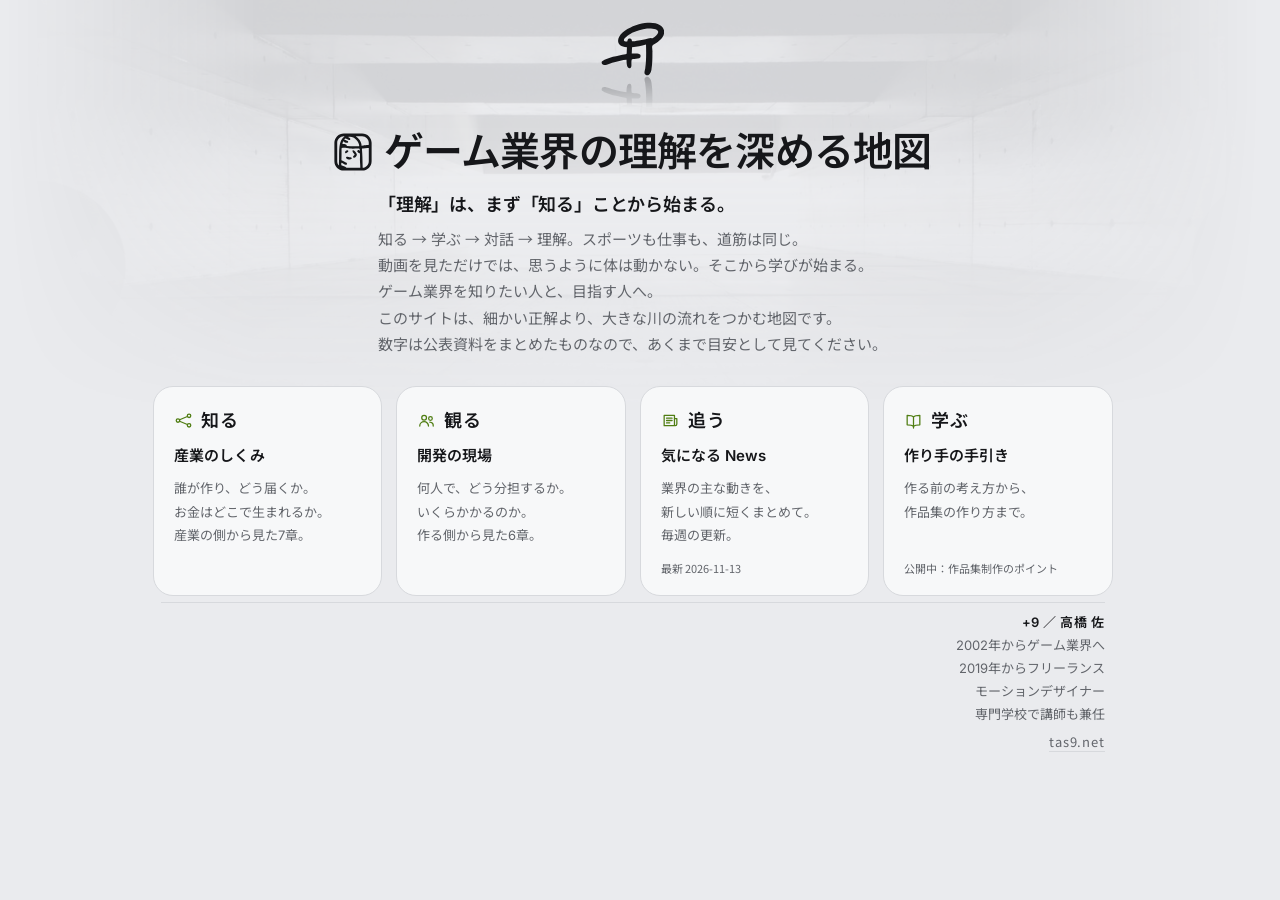
<file: index.html>
<!doctype html>
<html lang="ja">
<head>
<meta charset="utf-8">
<!-- 運用ルールと宿題は CLAUDE.md。事実の原本は「出典」のリンク先（数字を直す時は原典を開いて確かめる） -->
<meta name="viewport" content="width=device-width,initial-scale=1">
<title>ゲーム業界の理解を深める地図 ｜ 市場規模・開発費・仕事を公表資料の数字で</title>
<meta name="description" content="ゲーム業界を、産業と現場の両側から見るための地図。数字は公表資料で確かめ、出典を残しています。">
<meta property="og:type" content="website">
<meta property="og:title" content="ゲーム業界の理解を深める地図">
<meta property="og:description" content="ゲーム業界を、産業と現場の両側から見るための地図。数字は公表資料で確かめ、出典を残しています。">
<meta property="og:url" content="https://notes.tas9.net/">
<meta property="og:site_name" content="ゲーム業界の理解を深める地図">
<meta property="og:locale" content="ja_JP">
<meta property="og:image" content="https://notes.tas9.net/og.png">
<meta property="og:image:width" content="1200">
<meta property="og:image:height" content="630">
<meta property="og:image:alt" content="ゲーム業界の理解を深める地図">
<link rel="canonical" href="https://notes.tas9.net/">
<meta name="twitter:card" content="summary_large_image">
<link rel="icon" href="data:image/svg+xml;utf8,<svg xmlns='http://www.w3.org/2000/svg' viewBox='104 129 105 89'><style>path{fill:%23333}@media (prefers-color-scheme:dark){path{fill:%23f5f5f7}}</style><path d='M176.0366,130.8232c-12.7488,2.0014-26.8024,7.6128-36.4664,15.6061-11.2927,10.4-10.2545,23.0626,7.1971,24.2507-.1219,2.8139-.313,5.8846-.3845,8.7311.098,1.6658.0058,2.6135-1.9803,2.7731-13.8904,2.7385-28.4505,4.9224-38.4208,11.546-.5634.1345-.5432.4985-.7303.8776-.1321.2675-.2402.5534-.2346.8517.1805,9.4435,15.2324.6668,20.8776-.289,6.5802-1.0276,13.6384-3.8511,20.1526-3.8411.1212,5.55.2944,14.6605,5.758,13.9257,3.9485-1.0272,1.507-9.018,2.639-12.9664-1.9142-5.1835,17.9977.4855,14.3948-9.1232-1.9492-3.3911-9.3795-2.2475-14.1548-2.1609.1599-3.5212.3199-7.0434.4798-10.5646,8.7144-.9588,14.6201-1.949,23.0324-4.562.295,11.596.5525,26.7108-1.1542,38.2311-.0275,3.3588-2.2057,6.8232-1.0253,10.0197,5.7303,7.3846,11.2675-2.4999,11.2827-8.2081,1.4005-8.3205,1.4758-17.6229,1.4515-27.0773.6795-4.2975-2.6248-10.9072,2.1598-12.9647,28.8408-14.3216,20.0151-40.3267-14.8742-35.0555ZM191.6307,154.1128c-1.4825.6987-3.4545,2.5314-4.5665,1.4816-.1877-.1772-.4628-.2456-.7176-.2036-6.6749,1.1013-11.6011,3.1055-17.7178,3.8529-4.3312.5755-9.2273,2.0431-13.4649,1.5919-.4554-.5104-.1702-1.961-.4799-2.6411-.9835-1.3435-2.2745-2.5884-4.0782-1.9208-2.2845.19-2.7604,2.7097-3.359,4.8023-15.0419.0143,5.1118-12.4051,8.1573-14.1659,6.9716-3.2369,15.7759-6.2043,24.4709-7.2037,14.1142-.731,26.5272,2.8245,11.7557,14.4062Z'/></svg>">
<meta name="theme-color" content="#f5f5f7" media="(prefers-color-scheme: light)">
<meta name="theme-color" content="#1d1d1f" media="(prefers-color-scheme: dark)">
<link rel="preconnect" href="https://fonts.googleapis.com">
<link rel="preconnect" href="https://fonts.gstatic.com" crossorigin>
<link rel="stylesheet" href="https://fonts.googleapis.com/css2?family=Inter:wght@400;500;600;700&family=Noto+Sans+JP:wght@400;500;600;700&display=swap">
<link rel="stylesheet" href="style.css?v=20261007c">
<script type="application/ld+json">
{
 "@context": "https://schema.org",
 "@type": "WebSite",
 "url": "https://notes.tas9.net/",
 "name": "ゲーム業界の理解を深める地図",
 "description": "ゲーム業界を、産業と現場の両側から見るための地図。数字は公表資料で確かめ、出典を残しています。",
 "inLanguage": "ja",
 "image": "https://notes.tas9.net/og.png",
 "author": {
  "@type": "Person",
  "name": "+9",
  "url": "https://takahashi.tas9.net/"
 },
 "publisher": {
  "@type": "Person",
  "name": "+9",
  "url": "https://takahashi.tas9.net/"
 },
 "datePublished": "2026-09-21",
 "dateModified": "2026-09-23"
}
</script>
</head>
<body class="hub-page">

<div class="hero-bg" aria-hidden="true"><img src="hero.jpg?v=4" alt=""></div>

<div class="wrap">

<header class="hub-hero">
  <span class="logo-wrap">
    <svg class="mark" viewBox="104 129 105 89" role="img" aria-label="+9"><path id="mark-path" fill="currentColor" d="M176.0366,130.8232c-12.7488,2.0014-26.8024,7.6128-36.4664,15.6061-11.2927,10.4-10.2545,23.0626,7.1971,24.2507-.1219,2.8139-.313,5.8846-.3845,8.7311.098,1.6658.0058,2.6135-1.9803,2.7731-13.8904,2.7385-28.4505,4.9224-38.4208,11.546-.5634.1345-.5432.4985-.7303.8776-.1321.2675-.2402.5534-.2346.8517.1805,9.4435,15.2324.6668,20.8776-.289,6.5802-1.0276,13.6384-3.8511,20.1526-3.8411.1212,5.55.2944,14.6605,5.758,13.9257,3.9485-1.0272,1.507-9.018,2.639-12.9664-1.9142-5.1835,17.9977.4855,14.3948-9.1232-1.9492-3.3911-9.3795-2.2475-14.1548-2.1609.1599-3.5212.3199-7.0434.4798-10.5646,8.7144-.9588,14.6201-1.949,23.0324-4.562.295,11.596.5525,26.7108-1.1542,38.2311-.0275,3.3588-2.2057,6.8232-1.0253,10.0197,5.7303,7.3846,11.2675-2.4999,11.2827-8.2081,1.4005-8.3205,1.4758-17.6229,1.4515-27.0773.6795-4.2975-2.6248-10.9072,2.1598-12.9647,28.8408-14.3216,20.0151-40.3267-14.8742-35.0555ZM191.6307,154.1128c-1.4825.6987-3.4545,2.5314-4.5665,1.4816-.1877-.1772-.4628-.2456-.7176-.2036-6.6749,1.1013-11.6011,3.1055-17.7178,3.8529-4.3312.5755-9.2273,2.0431-13.4649,1.5919-.4554-.5104-.1702-1.961-.4799-2.6411-.9835-1.3435-2.2745-2.5884-4.0782-1.9208-2.2845.19-2.7604,2.7097-3.359,4.8023-15.0419.0143,5.1118-12.4051,8.1573-14.1659,6.9716-3.2369,15.7759-6.2043,24.4709-7.2037,14.1142-.731,26.5272,2.8245,11.7557,14.4062Z"/></svg>
    <svg class="mark mark-mirror" viewBox="104 129 105 89" aria-hidden="true"><use href="#mark-path"/></svg>
  </span>
  <div class="title-row">
    <svg class="chara" viewBox="73 133 94 94" role="img" aria-label="+9"><path fill="currentColor" d="M142.64,133.95h-45.29c-12.9,0-23.4,10.5-23.4,23.4v45.29c0,12.9,10.5,23.4,23.4,23.4h45.29c12.91,0,23.4-10.5,23.4-23.4v-45.29c0-12.9-10.5-23.4-23.4-23.4ZM159.05,157.36v4.97c-.33.01-.66.04-1.01.07-27.22.72-10.09,7.95-21.6-12.24-2.58-3.52-5.97-6.74-9.76-9.21h15.96c9.04,0,16.4,7.36,16.4,16.4ZM103.42,218.32c-3.32-2.83-8.21-3.45-12.24-5.28-.03-1.22-.51-4.96,0-5.52-.85-3.3,9.43,5.86,11.52,4.08,1.68-.04,3.55-2.76,1.92-4.08-.52-1.68-2.7-1.61-3.36-2.4-3.46-.88-5.43-3.7-9.84-4.8.42-9.02.19-18.69.24-28.08-.71-5.09,16.25-.73,19.68-.72,7.08.26,14,.07,21.36,0,5.13-1.36,3.78,2.41,4.08,5.76-.69-.41-3.34-3.05-4.8-1.68-4.28,2.42,1.76,7.35,5.04,7.68.83,7.12-.06,13.79.24,21.12.43,4.78.75,9.7.84,14.65h-34.56c-.02-.23-.05-.48-.12-.73ZM103.56,151.6c-1.39-.61-2.67-1.65-5.04-1.92,2.5-4.57,3.89-2.47,7.44-1.2,8,5.07,11.03-2.64,1.68-5.76,13.64-4.13,26.7,10.16,27.6,20.64.38,3.52-1.11,2.26-3.12,2.64-9.47.02-18.37.23-27.36-.96.04-5.24-7.3-3.83-11.04-5.28.42-2.07,1.24-5.39,2.64-6.48,1.88,2.87,8.55,5.57,11.52,3.12,1.35-3.29-2.19-4.24-4.32-4.8ZM80.95,157.36c0-9.04,7.36-16.4,16.4-16.4h1.99s-.07.06-.1.09c-15.9,10.89-13.03,36.84-13.68,56.88-.27,5.17-.38,10.4-.39,15.67-2.61-2.91-4.22-6.74-4.22-10.94v-45.29ZM143.94,218.98c-.08-9.07-.66-18.21-.68-27.01.03-5.99-.76-11.87-1.06-18.05-.02-2.74-.95-2.96,2.4-2.64,3.95-.2,7.73-.37,11.04-.96,1.13-.16,2.29-.15,3.41-.16v32.48c0,8.61-6.67,15.67-15.1,16.34Z M108.6,177.76c-1.42-4.99-9.21-.66-8.16,3.84,2.14,3.36,7.88-.79,8.16-3.84Z M109.08,192.16c-1.73-.32-3.08-.59-4.8-.48-.92.4-2.29,2.51-.96,3.6,1.93,2.85,13.65,5.46,13.68-.24-1.01-3.18-5.92-1.55-7.92-2.88Z M118.68,176.8c-.22,3.93,3.42,5.88,5.28,9.12-.17,1.25-1.86,2.81-2.64,3.6-1.77,1.06-1.15,3.46,0,4.56,4.24,1.1,8.64-4.57,8.16-8.64-1.89-2.76-6.76-12.35-10.8-8.64Z"/></svg>
    <h1>ゲーム業界の理解を深める地図</h1>
  </div>
  <p class="lead"><strong class="tag">「理解」は、まず「知る」ことから始まる。</strong>知る → 学ぶ → 対話 → 理解。スポーツも仕事も、道筋は同じ。<br>動画を見ただけでは、思うように体は動かない。そこから学びが始まる。<br>ゲーム業界を知りたい人と、目指す人へ。<br>このサイトは、細かい正解より、大きな川の流れをつかむ地図です。<br>数字は公表資料をまとめたものなので、あくまで目安として見てください。</p>
</header>

<div class="hub">
  <a href="industry.html">
    <span class="k"><svg class="ic" viewBox="0 0 24 24" aria-hidden="true"><circle cx="5" cy="12" r="2.2"/><circle cx="19" cy="6" r="2.2"/><circle cx="19" cy="18" r="2.2"/><path d="M7.1 11.1l9.8-4.2M7.1 12.9l9.8 4.2"/></svg>知る</span>
    <b>産業のしくみ</b>
    <span class="d">誰が作り、どう届くか。<br>お金はどこで生まれるか。<br>産業の側から見た7章。</span>
  </a>
  <a href="dev.html">
    <span class="k"><svg class="ic" viewBox="0 0 24 24" aria-hidden="true"><circle cx="9" cy="8.5" r="3"/><path d="M3.5 19a5.5 5.5 0 0111 0"/><circle cx="17" cy="9.5" r="2.3"/><path d="M16.2 14.2a4.6 4.6 0 014.3 4.8"/></svg>観る</span>
    <b>開発の現場</b>
    <span class="d">何人で、どう分担するか。<br>いくらかかるのか。<br>作る側から見た6章。</span>
  </a>
  <a href="news.html">
    <span class="k"><svg class="ic" viewBox="0 0 24 24" aria-hidden="true"><path d="M4 5.5h13v13H4zM17 9.5h3v7a2 2 0 01-2 2M7 9h7M7 12h7M7 15h4"/></svg>追う</span>
    <b>気になる News</b>
    <span class="d">業界の主な動きを、<br>新しい順に短くまとめて。<br>毎週の更新。</span>
    <em id="newsDate"></em>
  </a>
  <a href="learn/portfolio.html">
    <span class="k"><svg class="ic" viewBox="0 0 24 24" aria-hidden="true"><path d="M12 7.5C10.5 6 8.5 5.5 4 5.5v12c4.5 0 6.5.5 8 2 1.5-1.5 3.5-2 8-2v-12c-4.5 0-6.5.5-8 2zM12 7.5v14"/></svg>学ぶ</span>
    <b>作り手の手引き</b>
    <span class="d">作る前の考え方から、<br>作品集の作り方まで。</span>
    <em>公開中：作品集制作のポイント</em>
  </a>
</div>

<footer class="by">
  <p class="who">+9 ／ 高橋 佐</p>
  <p class="bio">2002年からゲーム業界へ</p>
  <p class="bio">2019年からフリーランス</p>
  <p class="bio">モーションデザイナー</p>
  <p class="bio">専門学校で講師も兼任</p>
  <p class="site"><a href="https://takahashi.tas9.net/" target="_blank" rel="noopener">tas9.net</a></p>
</footer>

</div>

<script>(function(){var e=document.getElementById("newsDate");if(!e||!window.fetch)return;fetch("news.html").then(function(r){return r.text();}).then(function(t){var i=t.indexOf('data-d="');if(i<0)return;var d=t.substr(i+8,10);if(isNaN(Date.parse(d)))return;e.textContent="最新 "+d;}).catch(function(){});})();</script>
<script src="common.js?v=20261007c"></script>
</body>
</html>
</file>
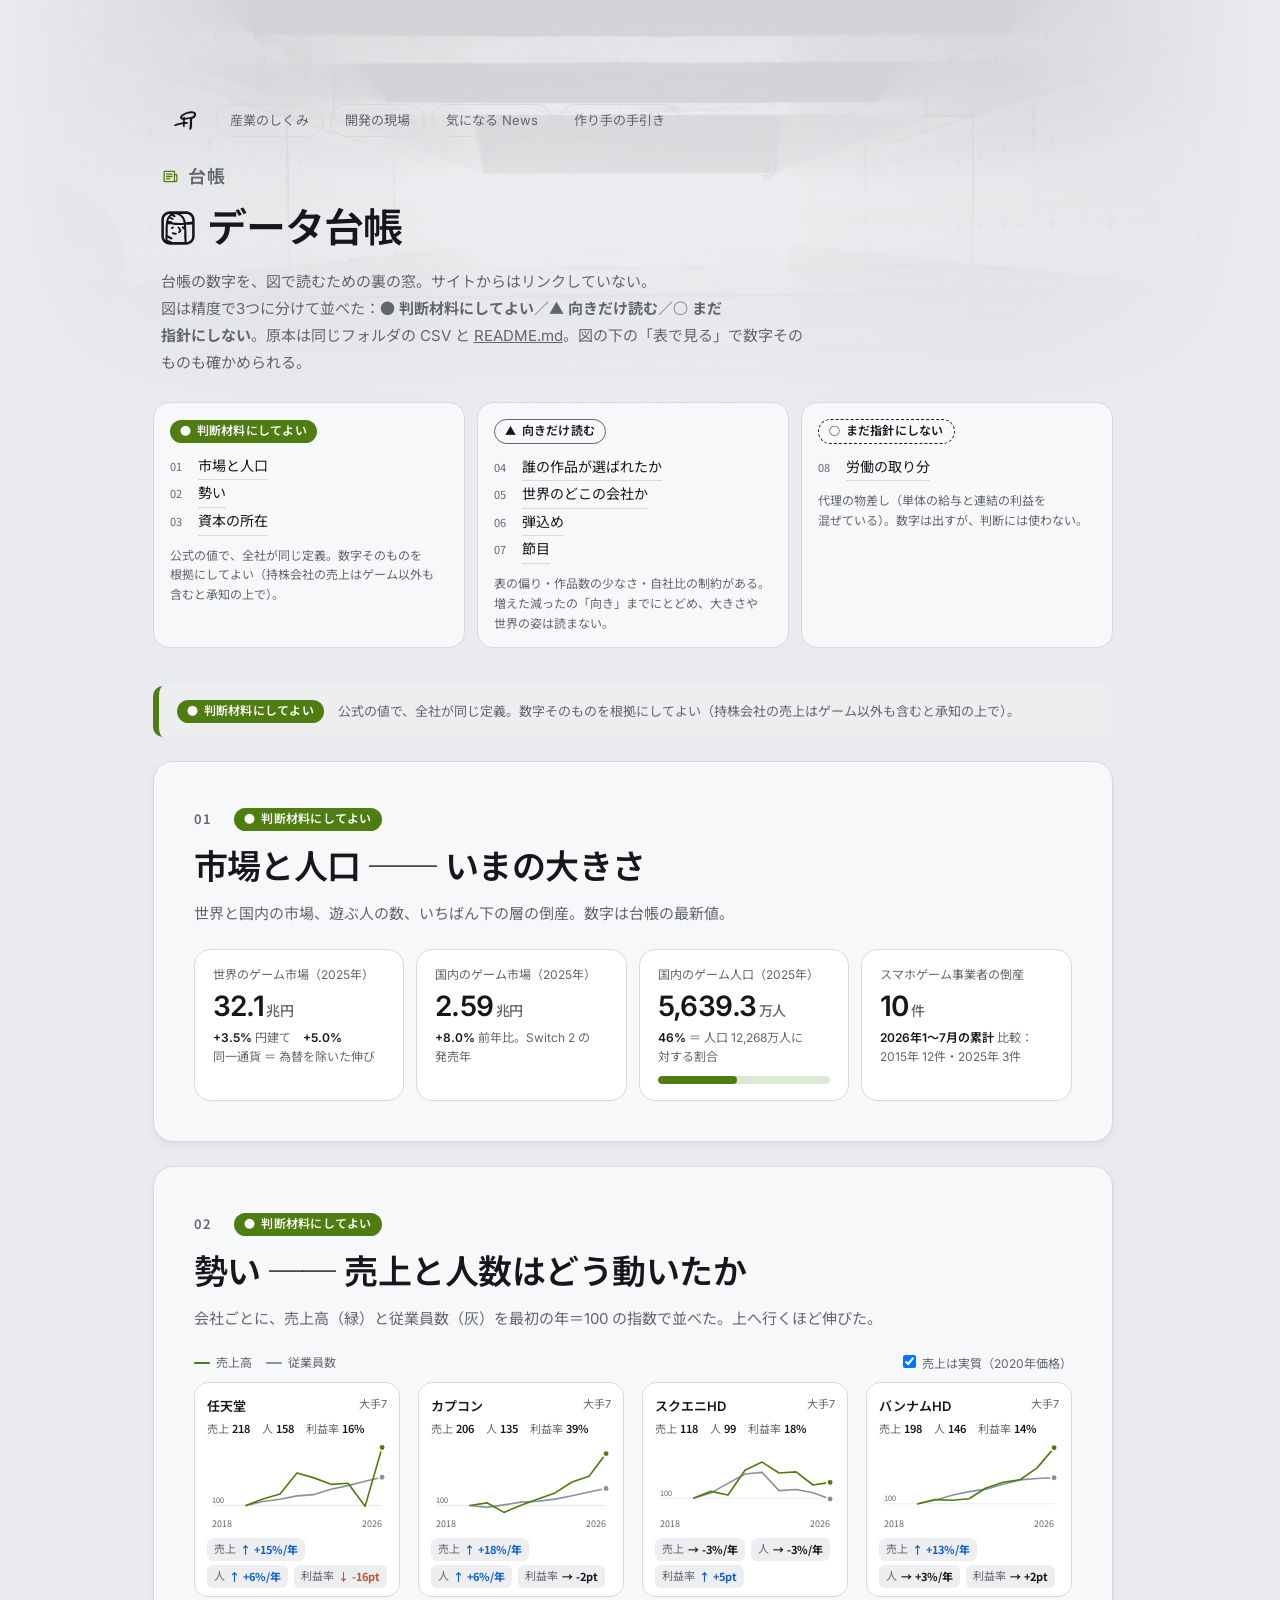
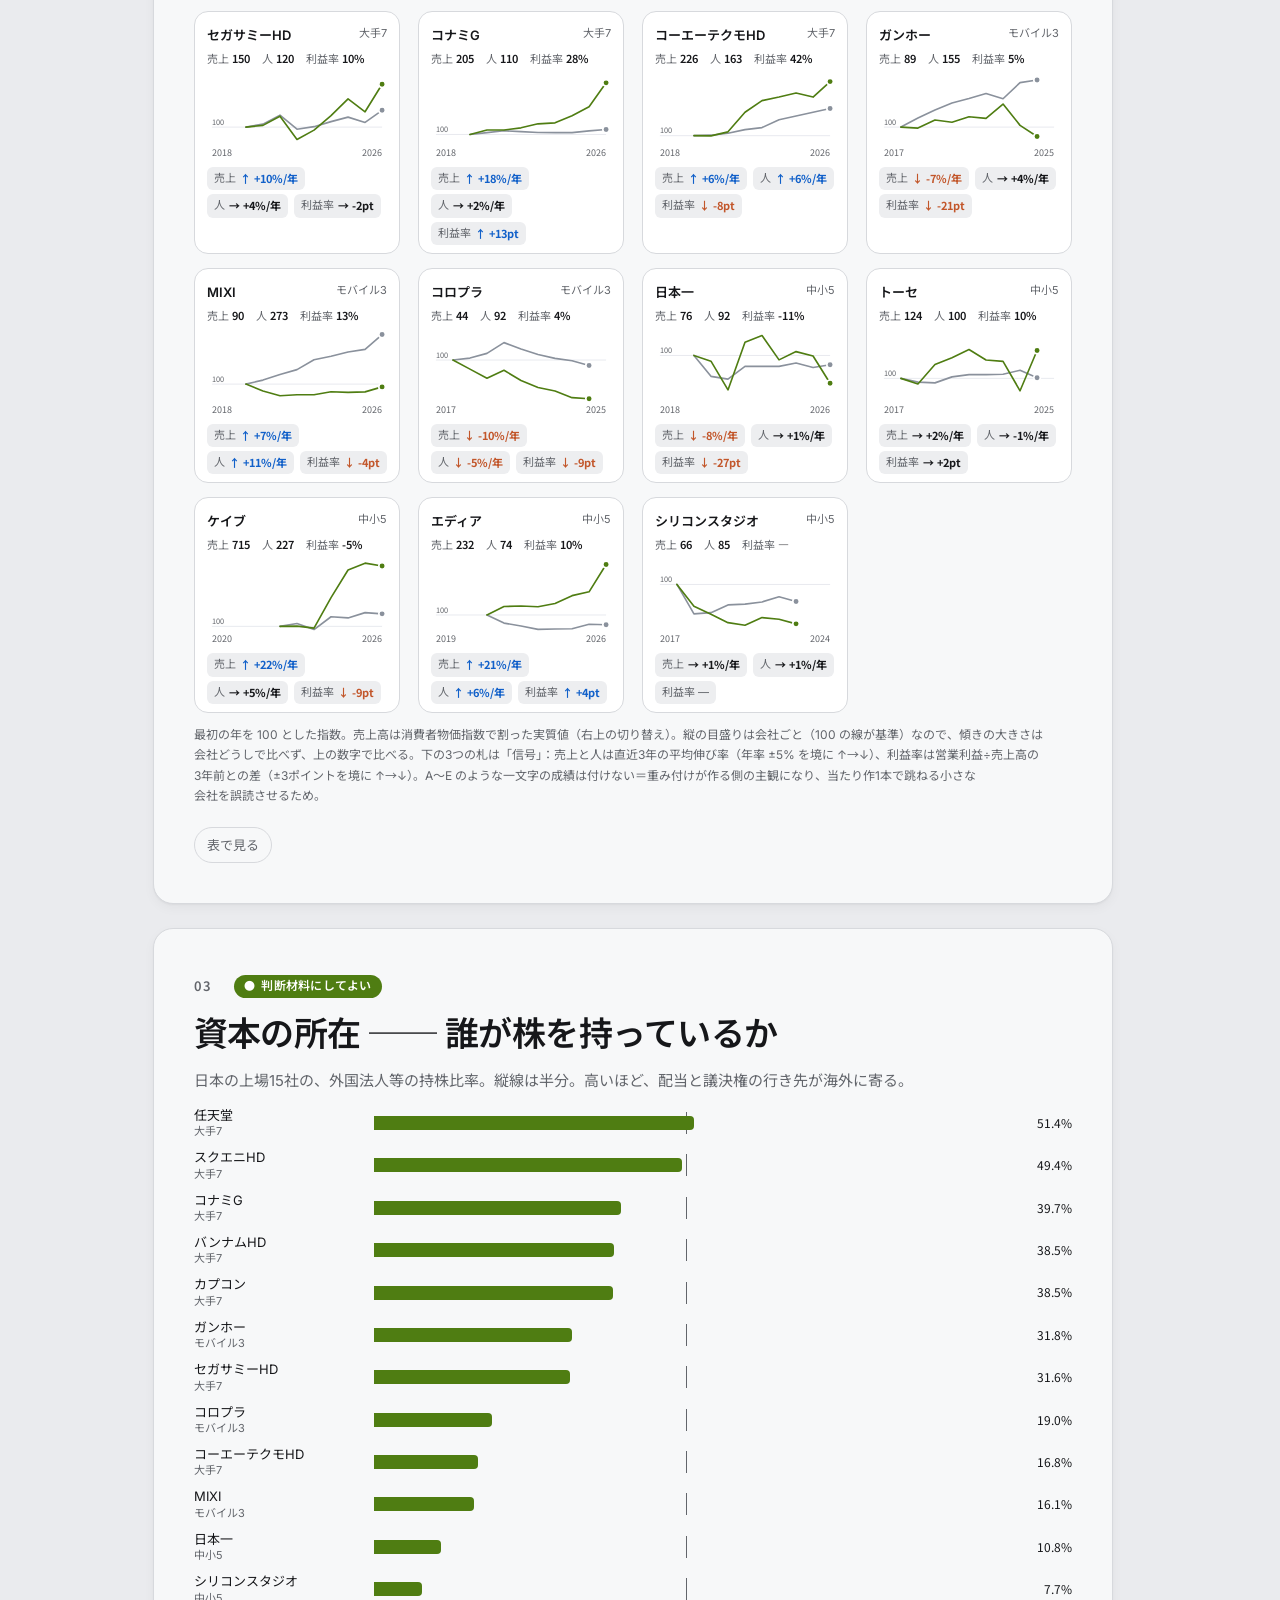
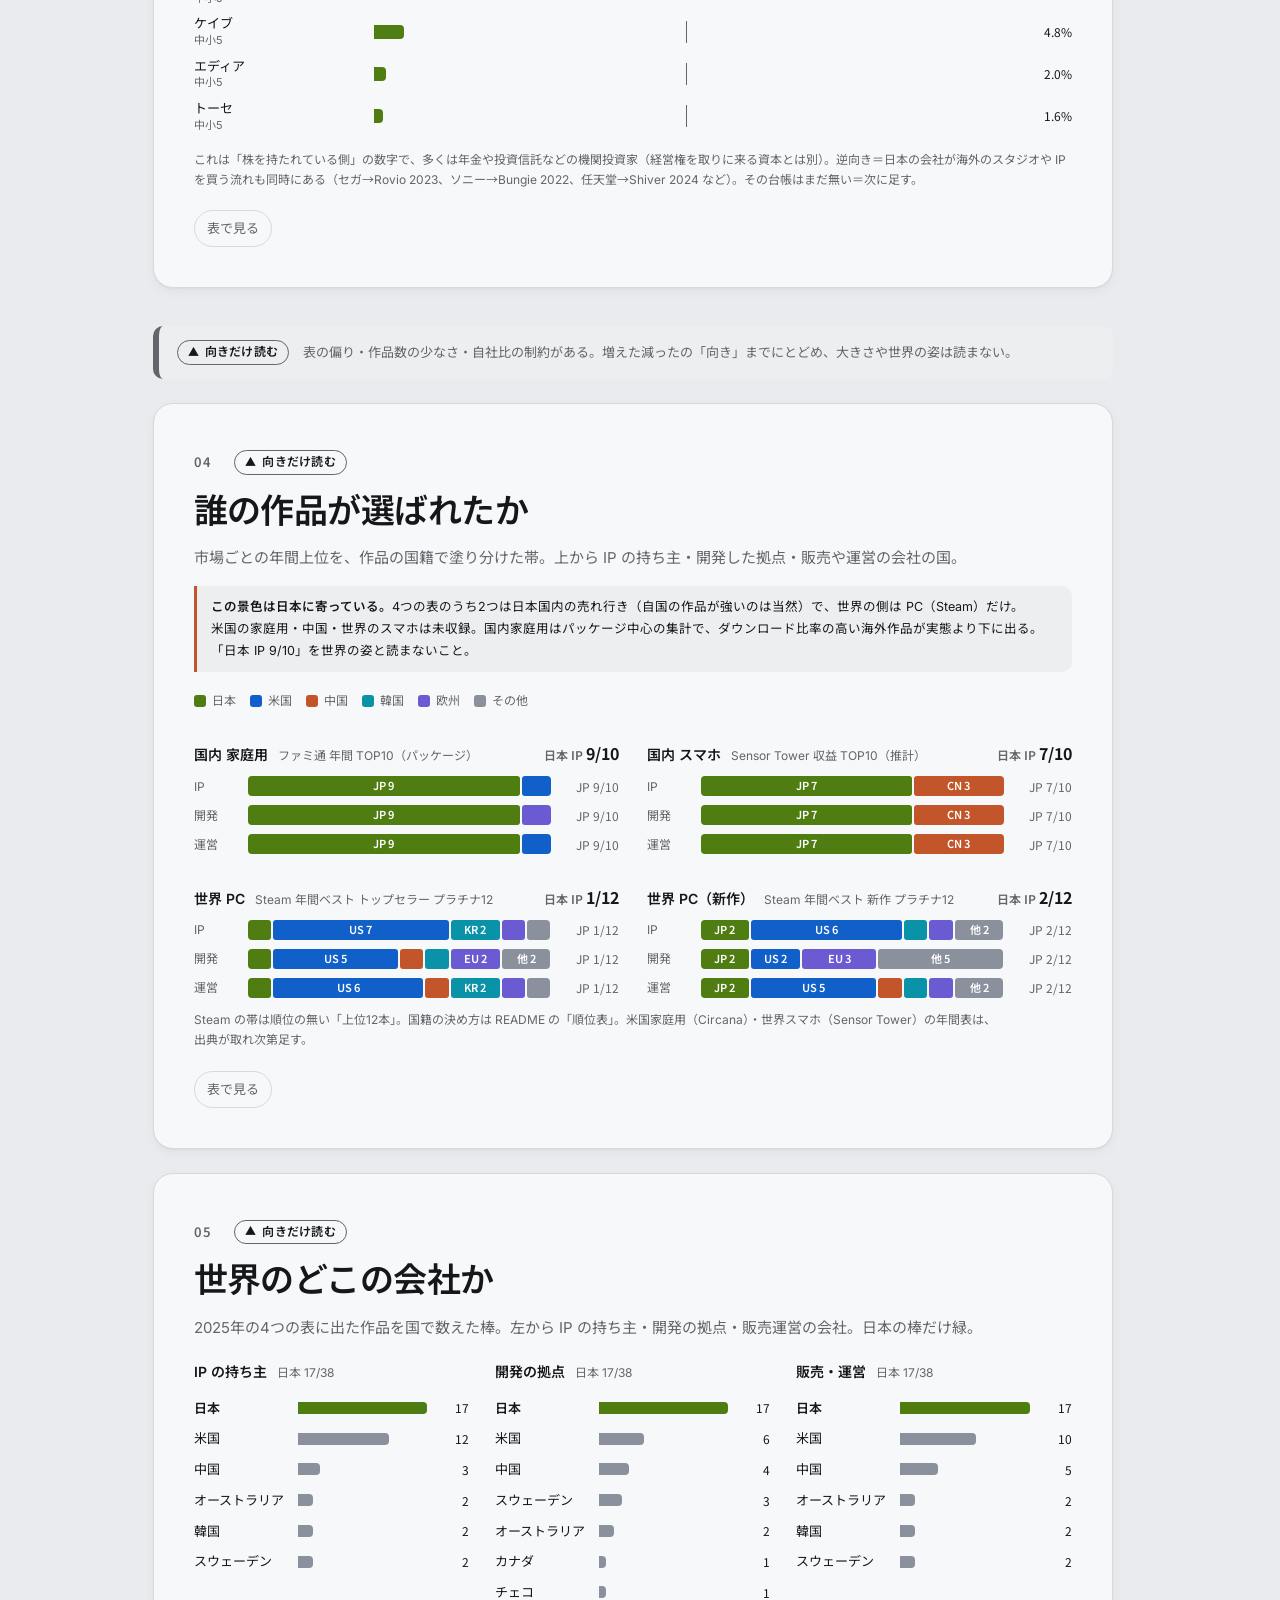
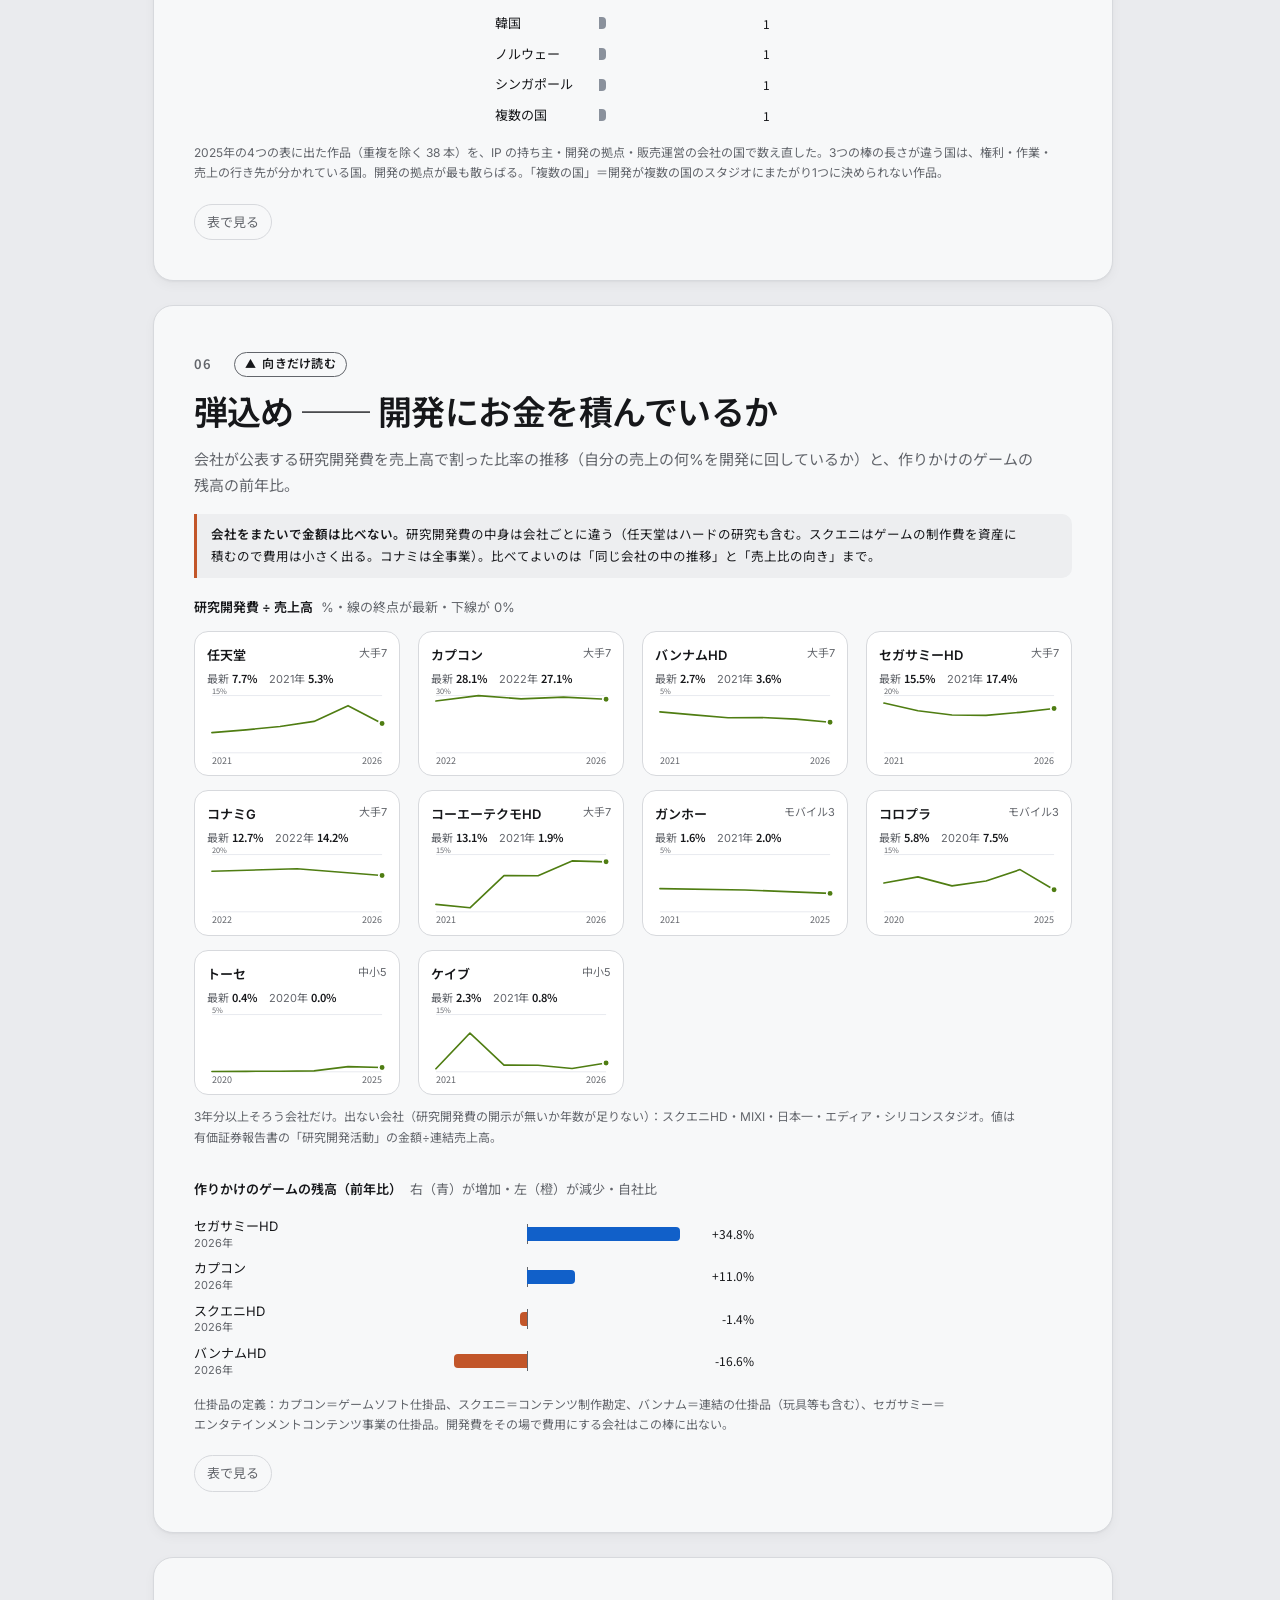
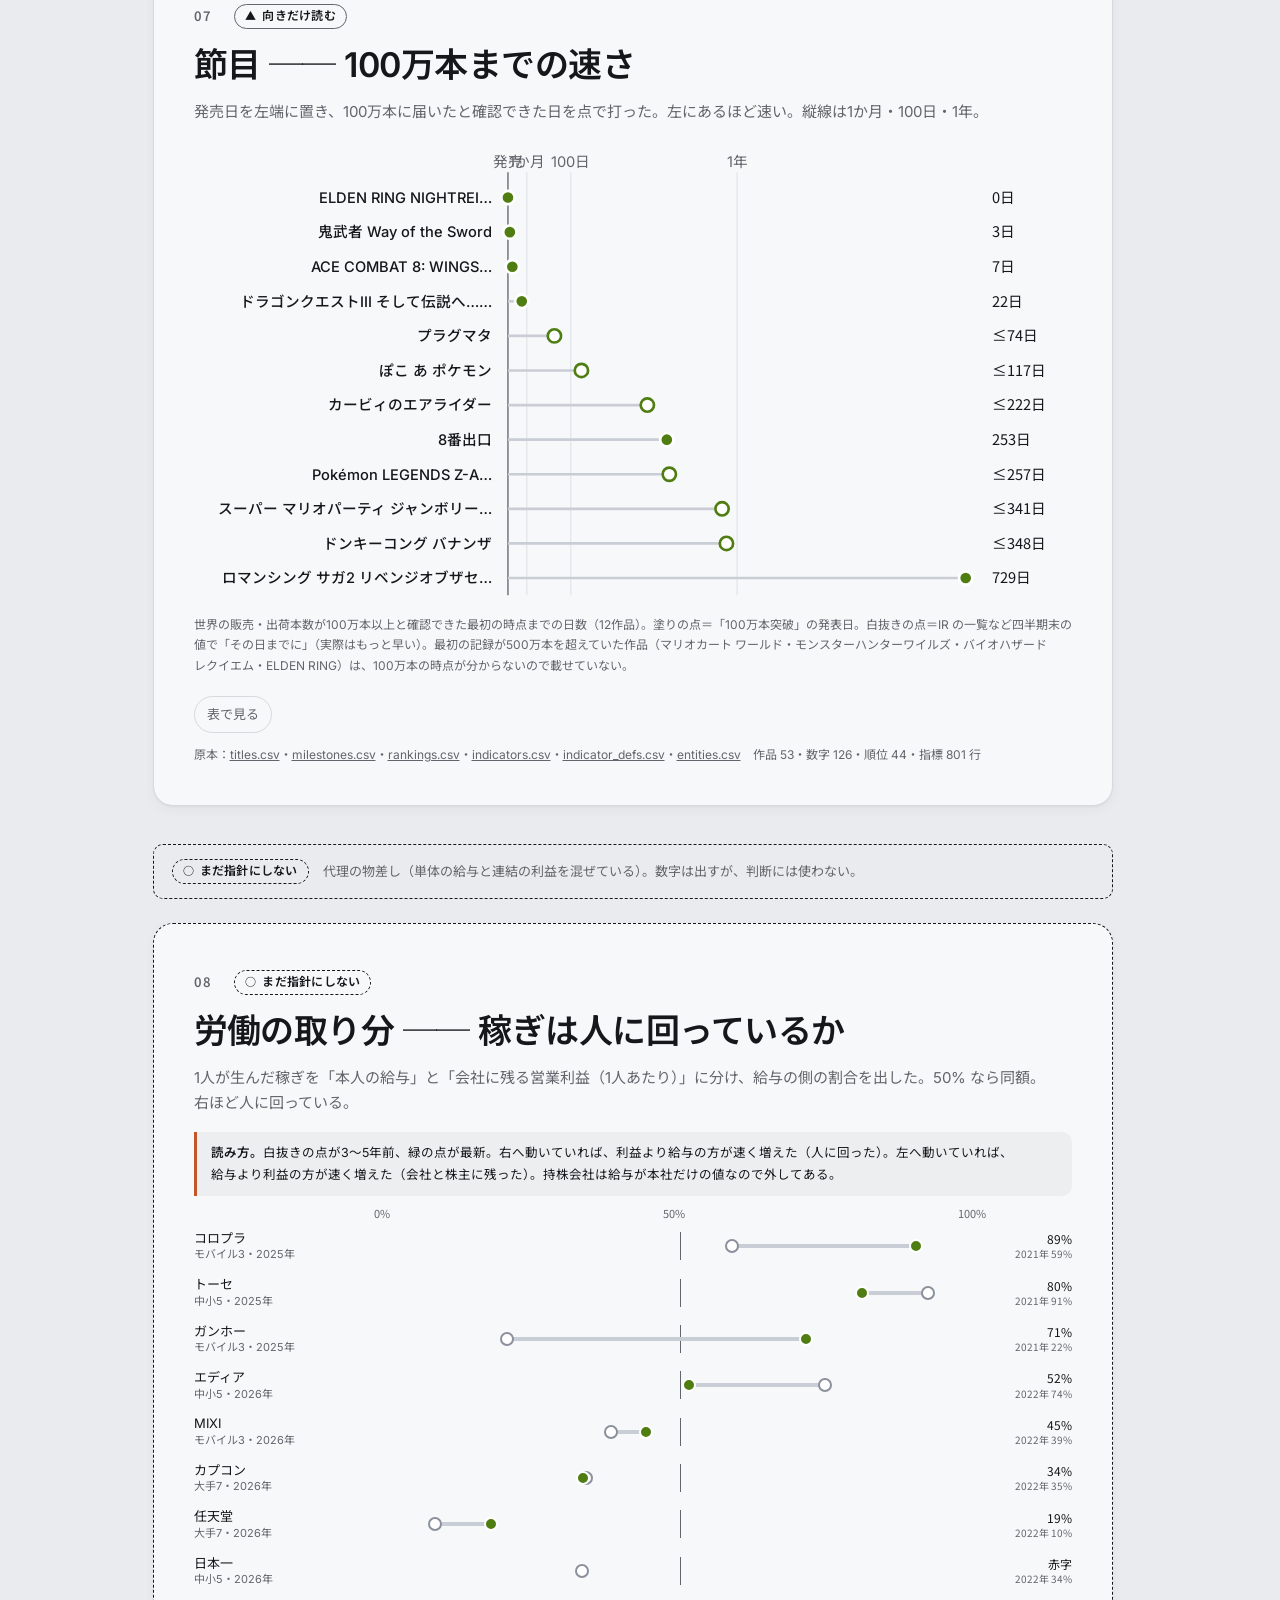
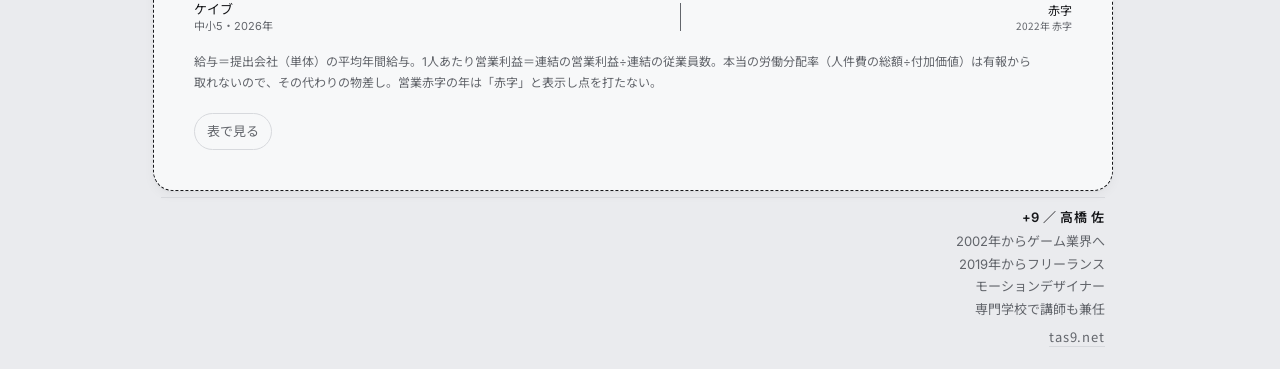
<file: data/index.html>
<!DOCTYPE html>
<html lang="ja">
<head>
<meta charset="utf-8">
<meta name="robots" content="noindex,nofollow">
<meta name="viewport" content="width=device-width,initial-scale=1">
<title>データ台帳 ｜ ゲーム業界の理解を深める地図</title>
<meta name="description" content="台帳の数字を図で読む裏の窓。">
<link rel="icon" href="data:image/svg+xml;utf8,<svg xmlns='http://www.w3.org/2000/svg' viewBox='104 129 105 89'><style>path{fill:%23333}@media (prefers-color-scheme:dark){path{fill:%23f5f5f7}}</style><path d='M176.0366,130.8232c-12.7488,2.0014-26.8024,7.6128-36.4664,15.6061-11.2927,10.4-10.2545,23.0626,7.1971,24.2507-.1219,2.8139-.313,5.8846-.3845,8.7311.098,1.6658.0058,2.6135-1.9803,2.7731-13.8904,2.7385-28.4505,4.9224-38.4208,11.546-.5634.1345-.5432.4985-.7303.8776-.1321.2675-.2402.5534-.2346.8517.1805,9.4435,15.2324.6668,20.8776-.289,6.5802-1.0276,13.6384-3.8511,20.1526-3.8411.1212,5.55.2944,14.6605,5.758,13.9257,3.9485-1.0272,1.507-9.018,2.639-12.9664-1.9142-5.1835,17.9977.4855,14.3948-9.1232-1.9492-3.3911-9.3795-2.2475-14.1548-2.1609.1599-3.5212.3199-7.0434.4798-10.5646,8.7144-.9588,14.6201-1.949,23.0324-4.562.295,11.596.5525,26.7108-1.1542,38.2311-.0275,3.3588-2.2057,6.8232-1.0253,10.0197,5.7303,7.3846,11.2675-2.4999,11.2827-8.2081,1.4005-8.3205,1.4758-17.6229,1.4515-27.0773.6795-4.2975-2.6248-10.9072,2.1598-12.9647,28.8408-14.3216,20.0151-40.3267-14.8742-35.0555ZM191.6307,154.1128c-1.4825.6987-3.4545,2.5314-4.5665,1.4816-.1877-.1772-.4628-.2456-.7176-.2036-6.6749,1.1013-11.6011,3.1055-17.7178,3.8529-4.3312.5755-9.2273,2.0431-13.4649,1.5919-.4554-.5104-.1702-1.961-.4799-2.6411-.9835-1.3435-2.2745-2.5884-4.0782-1.9208-2.2845.19-2.7604,2.7097-3.359,4.8023-15.0419.0143,5.1118-12.4051,8.1573-14.1659,6.9716-3.2369,15.7759-6.2043,24.4709-7.2037,14.1142-.731,26.5272,2.8245,11.7557,14.4062Z'/></svg>">
<meta name="theme-color" content="#f7f8fa" media="(prefers-color-scheme: light)">
<meta name="theme-color" content="#14161a" media="(prefers-color-scheme: dark)">
<link rel="preconnect" href="https://fonts.googleapis.com">
<link rel="preconnect" href="https://fonts.gstatic.com" crossorigin>
<link rel="stylesheet" href="https://fonts.googleapis.com/css2?family=Inter:wght@400;500;600;700&family=Noto+Sans+JP:wght@400;500;600;700&display=swap">
<link rel="stylesheet" href="../style.css?v=20261007c">
<style>
/* 図の色：色弱でも隣り合う色が見分けられる組み合わせを検証済み（README 参照）。文字は必ず文字色、色は印にだけ */
:root{--k-jp:#4f7d12;--k-us:#1160c9;--k-cn:#c2562a;--k-kr:#0a93a8;--k-eu:#6b5bd2;--k-ot:#8a919c;--k-dim:#c9ced6;
  --s1:#93b95a;--s2:#7aa63f;--s3:#639327;--s4:#4f7f16;--s5:#3d680c;--o1:#93b95a;--o2:#476f10;--up:#1160c9;--down:#c2562a;--grid:#e3e6ec;--on-mark:#fff}
@media (prefers-color-scheme:dark){:root:not([data-theme="light"]){--k-jp:#6e9c3a;--k-us:#3d86e0;--k-cn:#d86a2f;--k-kr:#1f97aa;--k-eu:#7d6fd0;--k-ot:#6f7680;--k-dim:#3a3f47;
  --s1:#4a5f2c;--s2:#5f7f30;--s3:#78a13a;--s4:#9bc25b;--s5:#bfdc8e;--o1:#78a13a;--o2:#bfdc8e;--up:#3d86e0;--down:#d86a2f;--grid:#262a31;--on-mark:#0a0b0d}}
:root[data-theme="dark"]{--k-jp:#6e9c3a;--k-us:#3d86e0;--k-cn:#d86a2f;--k-kr:#1f97aa;--k-eu:#7d6fd0;--k-ot:#6f7680;--k-dim:#3a3f47;
  --s1:#4a5f2c;--s2:#5f7f30;--s3:#78a13a;--s4:#9bc25b;--s5:#bfdc8e;--o1:#78a13a;--o2:#bfdc8e;--up:#3d86e0;--down:#d86a2f;--grid:#262a31;--on-mark:#0a0b0d}
section.ch{min-width:0}
.lg-kpi{display:grid;grid-template-columns:repeat(auto-fit,minmax(200px,1fr));gap:12px;margin-top:22px}
.lg-tile{background:var(--node);border:1px solid var(--line);border-radius:16px;padding:16px 18px;min-width:0}
.lg-tile .l{font-size:12px;color:var(--sub);line-height:1.5}
.lg-tile .v{margin-top:6px;font-size:28px;font-weight:600;letter-spacing:-.02em;line-height:1.15}
.lg-tile .v small{font-size:14px;font-weight:500;color:var(--sub);margin-left:2px}
.lg-tile .d{margin-top:6px;font-size:12px;color:var(--sub);line-height:1.6}
.lg-tile .d b{color:var(--ink);font-weight:600}
.lg-meter{margin-top:10px;height:8px;border-radius:4px;background:color-mix(in srgb,var(--k-jp) 18%,var(--node));overflow:hidden}
.lg-meter i{display:block;height:100%;border-radius:4px;background:var(--k-jp)}
.lg-legend{display:flex;flex-wrap:wrap;gap:6px 14px;margin-top:18px;font-size:12px;color:var(--sub)}
.lg-legend span{display:inline-flex;align-items:center;gap:6px}
.lg-legend i{width:12px;height:12px;border-radius:3px;background:var(--c)}
.lg-legend i.ln{width:16px;height:2px;border-radius:1px}
.lg-lists{display:grid;grid-template-columns:repeat(auto-fit,minmax(300px,1fr));gap:14px 28px;margin-top:14px}
.lg-lst h3{margin:14px 0 8px;font-size:14px;font-weight:600;display:flex;align-items:baseline;gap:10px;flex-wrap:wrap}
.lg-lst h3 small{font-weight:400;color:var(--sub);font-size:12px}
.lg-lst .lg-share{margin-left:auto;font-family:var(--mono);font-size:12px;color:var(--sub);font-variant-numeric:tabular-nums}
.lg-lst .lg-share b{font-size:16px;color:var(--ink)}
.lg-srow{display:grid;grid-template-columns:44px minmax(0,1fr) 56px;align-items:center;gap:10px;margin-top:8px;font-size:12px;color:var(--sub)}
.lg-srow .lg-bar{display:flex;gap:2px;height:20px}
.lg-srow .lg-seg{position:relative;height:100%;border-radius:3px;background:var(--c);min-width:2px;display:flex;align-items:center;justify-content:center;
  font-family:var(--mono);font-size:11px;font-weight:600;color:var(--on-mark);outline:none}
.lg-srow .lg-seg:first-child{border-top-left-radius:4px;border-bottom-left-radius:4px}
.lg-srow .lg-seg:last-child{border-top-right-radius:4px;border-bottom-right-radius:4px}
.lg-srow .lg-seg:hover,.lg-srow .lg-seg:focus-visible{filter:brightness(1.12)}
.lg-srow .lg-n{font-family:var(--mono);font-variant-numeric:tabular-nums;text-align:right}
.lg-ctl{display:flex;flex-wrap:wrap;align-items:center;gap:8px;margin-top:20px}
.lg-segctl{display:inline-flex;border:1px solid var(--line);border-radius:980px;padding:2px;background:var(--card)}
.lg-segctl button{font:inherit;font-size:13px;line-height:1.4;padding:5px 14px;border-radius:980px;border:0;background:transparent;color:var(--sub);cursor:pointer}
.lg-segctl button[aria-pressed="true"]{background:var(--tonal);color:var(--ink);font-weight:500}
.lg-ctl .lg-hint{font-size:12px;color:var(--sub)}
.fig{margin-top:18px}
svg.viz{display:block;width:100%;height:auto;overflow:visible}
svg.viz text{font-family:"Inter","Noto Sans JP",system-ui,sans-serif;fill:var(--ink)}
svg.viz .ax text{fill:var(--sub);font-size:11px;font-family:var(--mono)}
svg.viz .grid line{stroke:var(--grid);stroke-width:1}
svg.viz .ax line,svg.viz .ax path{stroke:var(--line);stroke-width:1}
svg.viz .lab{font-size:11px;fill:var(--sub)}
svg.viz .lab.ink{fill:var(--ink);font-weight:600}
svg.viz .mono{font-family:var(--mono);font-variant-numeric:tabular-nums}
svg.viz .hit{fill:transparent;pointer-events:all;outline:none}
.lg-smulti{display:grid;grid-template-columns:repeat(auto-fill,minmax(190px,1fr));gap:14px 18px;margin-top:8px}
.lg-sm{background:var(--node);border:1px solid var(--line);border-radius:14px;padding:12px 12px 8px;min-width:0}
.lg-sm h4{margin:0;font-size:13px;font-weight:600;display:flex;justify-content:space-between;gap:8px}
.lg-sm h4 small{font-weight:400;color:var(--sub);font-size:11px}
.lg-sm .lg-vals{display:flex;gap:12px;margin-top:2px;font-size:11px;color:var(--sub)}
.lg-sm .lg-vals b{font-family:var(--mono);color:var(--ink);font-weight:600;font-variant-numeric:tabular-nums}
.lg-two{display:grid;grid-template-columns:repeat(auto-fit,minmax(300px,1fr));gap:18px 32px}
.lg-hbars{margin-top:8px}
.lg-row{display:grid;grid-template-columns:minmax(120px,170px) minmax(0,1fr) 64px;align-items:center;gap:10px;padding:5px 0;font-size:13px;line-height:1.35}
.lg-row .lg-nm{min-width:0;word-break:auto-phrase}
.lg-row .lg-nm small{display:block;font-size:11px;color:var(--sub)}
.lg-row .lg-tr{position:relative;height:14px}
.lg-row .lg-tr i{position:absolute;top:0;height:100%;border-radius:0 4px 4px 0;background:var(--k-jp)}
.lg-row .lg-tr i.lg-neg{border-radius:4px 0 0 4px;background:var(--down)}
.lg-row .lg-tr i.lg-pos{background:var(--up)}
.lg-row .lg-tr i.lg-est{background:repeating-linear-gradient(135deg,var(--k-jp) 0 6px,color-mix(in srgb,var(--k-jp) 45%,var(--node)) 6px 10px)}
.lg-row .lg-tr .lg-ref{position:absolute;top:-4px;bottom:-4px;width:1px;background:var(--sub)}
.lg-row .lg-tr .lg-zero{position:absolute;top:-3px;bottom:-3px;width:1px;background:var(--sub)}
.lg-row .lg-vl{font-family:var(--mono);font-size:12px;text-align:right;font-variant-numeric:tabular-nums}
.lg-row .lg-tr i:hover,.lg-row .lg-tr i:focus-visible{filter:brightness(1.12);outline:none}
.lg-tv{margin-top:20px}
.lg-tv summary{cursor:pointer;font-size:13px;color:var(--sub);list-style:none;display:inline-flex;align-items:center;gap:6px;padding:6px 12px;border:1px solid var(--line);border-radius:980px}
.lg-tv summary::-webkit-details-marker{display:none}
.lg-tv[open] summary{color:var(--ink)}
.lg-tv .lg-scroll{margin-top:12px;overflow-x:auto;border:1px solid var(--line);border-radius:14px;background:var(--node)}
table.lg-tbl{width:100%;border-collapse:collapse;font-size:12px;line-height:1.5;min-width:560px}
.lg-tbl th,.lg-tbl td{padding:7px 10px;border-bottom:1px solid var(--line);text-align:left;white-space:nowrap;vertical-align:top}
.lg-tbl th{font-size:11px;font-weight:600;letter-spacing:.06em;color:var(--sub);background:var(--tonal)}
.lg-tbl td.num,.lg-tbl th.num{text-align:right;font-family:var(--mono);font-variant-numeric:tabular-nums}
.lg-tbl tr:last-child td{border-bottom:0}
.lg-note{margin-top:12px;font-size:12px;color:var(--sub);line-height:1.7}
#tip{position:fixed;z-index:50;pointer-events:none;background:var(--ink);color:var(--bg);border-radius:10px;padding:8px 11px;font-size:12px;line-height:1.5;max-width:280px;box-shadow:var(--shadow);display:none}
#tip .h{font-weight:600;margin-bottom:2px}
#tip .r{display:flex;gap:8px;justify-content:space-between}
#tip .r b{font-family:var(--mono);font-weight:600;font-variant-numeric:tabular-nums}
#tip .k{display:inline-block;width:10px;height:2px;vertical-align:middle;margin-right:5px;background:var(--c)}
#tip ul{margin:4px 0 0;padding-left:14px}
.lg-empty{margin-top:16px;font-size:14px;color:var(--sub)}
.lg-three{display:grid;grid-template-columns:repeat(auto-fit,minmax(230px,1fr));gap:14px 26px;margin-top:6px}
.lg-crow{display:grid;grid-template-columns:96px minmax(0,1fr) 34px;align-items:center;gap:8px;padding:4px 0;font-size:13px}
.lg-crow .lg-ctr{height:12px;position:relative}
.lg-crow .lg-ctr i{position:absolute;left:0;top:0;height:100%;border-radius:0 4px 4px 0;background:var(--k-ot)}
.lg-crow.jp .lg-ctr i{background:var(--k-jp)}
.lg-crow .lg-cn{font-family:var(--mono);font-size:12px;text-align:right;font-variant-numeric:tabular-nums}
.lg-crow.jp .lg-cnm{font-weight:600}
.lg-crow .lg-ctr i:hover,.lg-crow .lg-ctr i:focus-visible{filter:brightness(1.12);outline:none}
.lg-sig{display:flex;flex-wrap:wrap;gap:4px 6px;margin-top:8px;font-size:11px;color:var(--sub)}
.lg-sig span{display:inline-flex;align-items:center;gap:4px;background:var(--tonal);border-radius:6px;padding:2px 7px;white-space:nowrap}
.lg-sig b{font-family:var(--mono);font-weight:700;color:var(--ink);font-variant-numeric:tabular-nums}
.lg-sig b.lg-up{color:var(--up)}.lg-sig b.lg-dn{color:var(--down)}
.lg-share2{display:grid;grid-template-columns:minmax(120px,170px) minmax(0,1fr) 76px;align-items:center;gap:10px;padding:7px 0;font-size:13px;line-height:1.35}
.lg-share2 .lg-nm{min-width:0}
.lg-share2 .lg-nm small{display:block;font-size:11px;color:var(--sub)}
.lg-share2 .lg-trk{position:relative;height:20px}
.lg-share2 .lg-trk .lg-mid{position:absolute;left:50%;top:-4px;bottom:-4px;width:1px;background:var(--sub)}
.lg-share2 .lg-trk .lg-span{position:absolute;top:8px;height:4px;background:var(--k-dim);border-radius:2px}
.lg-share2 .lg-trk .lg-dot{position:absolute;top:3px;width:14px;height:14px;margin-left:-7px;border-radius:50%;box-sizing:border-box;outline:none}
.lg-share2 .lg-trk .lg-dot.old{border:2px solid var(--k-ot);background:var(--node)}
.lg-share2 .lg-trk .lg-dot.new{background:var(--k-jp);border:2px solid var(--node)}
.lg-share2 .lg-trk .lg-dot:hover,.lg-share2 .lg-trk .lg-dot:focus-visible{filter:brightness(1.12)}
.lg-share2 .lg-vl{font-family:var(--mono);font-size:12px;text-align:right;font-variant-numeric:tabular-nums}
.lg-share2 .lg-vl small{display:block;font-size:10px;color:var(--sub)}
.lg-axis{display:grid;grid-template-columns:minmax(120px,170px) minmax(0,1fr) 76px;gap:10px;font-size:11px;color:var(--sub);font-family:var(--mono)}
.lg-axis .lg-ax{display:flex;justify-content:space-between}
.lg-caveat{margin-top:16px;padding:10px 14px;border-left:3px solid var(--k-cn);background:var(--tonal);border-radius:0 10px 10px 0;font-size:12.5px;line-height:1.75;color:var(--ink)}
.lg-caveat b{font-weight:600}
#mileBox{overflow-x:auto}
#mileBox svg.viz{min-width:600px}
@media (max-width:720px){.lg-share2,.lg-axis{grid-template-columns:minmax(96px,120px) minmax(0,1fr) 62px}.lg-crow{grid-template-columns:80px minmax(0,1fr) 30px}}
.lg-index{display:grid;grid-template-columns:repeat(auto-fit,minmax(230px,1fr));gap:12px;margin:26px 0 6px}
.lg-ix{border:1px solid var(--line);border-radius:16px;padding:14px 16px;background:var(--card);min-width:0}
.lg-ix ol{margin:10px 0 0;padding:0;list-style:none;font-size:14px;line-height:1.9}
.lg-ix ol li{display:flex;gap:8px;align-items:baseline}
.lg-ix .lg-ixno{font-family:var(--mono);font-size:11px;color:var(--sub);min-width:20px}
.lg-ix ol li a{color:var(--ink);text-decoration:none;border-bottom:1px solid var(--line)}
.lg-ix ol li a:hover{border-bottom-color:var(--ink)}
.lg-ix .lg-why{margin:10px 0 0;font-size:12px;color:var(--sub);line-height:1.65}
.lg-badge{display:inline-flex;align-items:center;gap:6px;font-size:12px;font-weight:600;letter-spacing:.02em;padding:3px 10px;border-radius:980px;line-height:1.4;white-space:nowrap}
.lg-badge i{font-style:normal;font-size:11px}
.lg-ba{background:var(--accent);color:var(--on-color)}
.lg-bb{border:1.5px solid var(--sub);color:var(--ink);background:transparent}
.lg-bc{border:1.5px dashed var(--ink);color:var(--ink);background:transparent}
.lg-grp{margin:38px 0 12px;padding:14px 18px;border-radius:10px;display:flex;flex-wrap:wrap;align-items:center;gap:8px 14px;background:var(--tonal)}
.lg-grp p{margin:0;font-size:13px;color:var(--sub);line-height:1.6;flex:1 1 260px}
.lg-grp.lg-ga{border-left:6px solid var(--accent)}
.lg-grp.lg-gb{border-left:6px solid var(--sub)}
.lg-grp.lg-gc{border:1.5px dashed var(--ink);background:transparent}
.ch-head .lg-badge{margin-left:12px}
section.ch.lg-gc{border:1.5px dashed var(--ink)}
@media (max-width:720px){.lg-grp{margin-top:28px}}
@media (max-width:720px){.lg-row{grid-template-columns:minmax(96px,120px) minmax(0,1fr) 56px}.lg-srow{grid-template-columns:36px minmax(0,1fr) 50px}}
</style>
</head>
<body>

<nav class="toc" aria-label="ページの切り替え">
  <div class="toc-pages">
    <a class="home" href="../index.html" aria-label="地図のトップへ"><svg viewBox="104 129 105 89" role="img" aria-hidden="true"><path d="M176.0366,130.8232c-12.7488,2.0014-26.8024,7.6128-36.4664,15.6061-11.2927,10.4-10.2545,23.0626,7.1971,24.2507-.1219,2.8139-.313,5.8846-.3845,8.7311.098,1.6658.0058,2.6135-1.9803,2.7731-13.8904,2.7385-28.4505,4.9224-38.4208,11.546-.5634.1345-.5432.4985-.7303.8776-.1321.2675-.2402.5534-.2346.8517.1805,9.4435,15.2324.6668,20.8776-.289,6.5802-1.0276,13.6384-3.8511,20.1526-3.8411.1212,5.55.2944,14.6605,5.758,13.9257,3.9485-1.0272,1.507-9.018,2.639-12.9664-1.9142-5.1835,17.9977.4855,14.3948-9.1232-1.9492-3.3911-9.3795-2.2475-14.1548-2.1609.1599-3.5212.3199-7.0434.4798-10.5646,8.7144-.9588,14.6201-1.949,23.0324-4.562.295,11.596.5525,26.7108-1.1542,38.2311-.0275,3.3588-2.2057,6.8232-1.0253,10.0197,5.7303,7.3846,11.2675-2.4999,11.2827-8.2081,1.4005-8.3205,1.4758-17.6229,1.4515-27.0773.6795-4.2975-2.6248-10.9072,2.1598-12.9647,28.8408-14.3216,20.0151-40.3267-14.8742-35.0555ZM191.6307,154.1128c-1.4825.6987-3.4545,2.5314-4.5665,1.4816-.1877-.1772-.4628-.2456-.7176-.2036-6.6749,1.1013-11.6011,3.1055-17.7178,3.8529-4.3312.5755-9.2273,2.0431-13.4649,1.5919-.4554-.5104-.1702-1.961-.4799-2.6411-.9835-1.3435-2.2745-2.5884-4.0782-1.9208-2.2845.19-2.7604,2.7097-3.359,4.8023-15.0419.0143,5.1118-12.4051,8.1573-14.1659,6.9716-3.2369,15.7759-6.2043,24.4709-7.2037,14.1142-.731,26.5272,2.8245,11.7557,14.4062Z"/></svg></a>
    <a href="../industry.html">産業のしくみ</a>
    <a href="../dev.html">開発の現場</a>
    <a href="../news.html">気になる News</a>
    <a href="../learn/portfolio.html">作り手の手引き</a>
  </div>
</nav>

<div class="hero-bg page" aria-hidden="true"><img src="../hero.jpg?v=4" alt=""></div>

<div class="wrap">

<header class="top">
  <nav class="pages" id="chapters" aria-label="ページの切り替え">
 <a class="home" href="../index.html" aria-label="地図のトップへ"><svg viewBox="104 129 105 89" role="img" aria-hidden="true"><path d="M176.0366,130.8232c-12.7488,2.0014-26.8024,7.6128-36.4664,15.6061-11.2927,10.4-10.2545,23.0626,7.1971,24.2507-.1219,2.8139-.313,5.8846-.3845,8.7311.098,1.6658.0058,2.6135-1.9803,2.7731-13.8904,2.7385-28.4505,4.9224-38.4208,11.546-.5634.1345-.5432.4985-.7303.8776-.1321.2675-.2402.5534-.2346.8517.1805,9.4435,15.2324.6668,20.8776-.289,6.5802-1.0276,13.6384-3.8511,20.1526-3.8411.1212,5.55.2944,14.6605,5.758,13.9257,3.9485-1.0272,1.507-9.018,2.639-12.9664-1.9142-5.1835,17.9977.4855,14.3948-9.1232-1.9492-3.3911-9.3795-2.2475-14.1548-2.1609.1599-3.5212.3199-7.0434.4798-10.5646,8.7144-.9588,14.6201-1.949,23.0324-4.562.295,11.596.5525,26.7108-1.1542,38.2311-.0275,3.3588-2.2057,6.8232-1.0253,10.0197,5.7303,7.3846,11.2675-2.4999,11.2827-8.2081,1.4005-8.3205,1.4758-17.6229,1.4515-27.0773.6795-4.2975-2.6248-10.9072,2.1598-12.9647,28.8408-14.3216,20.0151-40.3267-14.8742-35.0555ZM191.6307,154.1128c-1.4825.6987-3.4545,2.5314-4.5665,1.4816-.1877-.1772-.4628-.2456-.7176-.2036-6.6749,1.1013-11.6011,3.1055-17.7178,3.8529-4.3312.5755-9.2273,2.0431-13.4649,1.5919-.4554-.5104-.1702-1.961-.4799-2.6411-.9835-1.3435-2.2745-2.5884-4.0782-1.9208-2.2845.19-2.7604,2.7097-3.359,4.8023-15.0419.0143,5.1118-12.4051,8.1573-14.1659,6.9716-3.2369,15.7759-6.2043,24.4709-7.2037,14.1142-.731,26.5272,2.8245,11.7557,14.4062Z"/></svg></a>
  <a href="../industry.html">産業のしくみ</a>
  <a href="../dev.html">開発の現場</a>
  <a href="../news.html">気になる News</a>
  <a href="../learn/portfolio.html">作り手の手引き</a>
</nav>
  <p class="eyebrow"><svg class="ic" viewBox="0 0 24 24" aria-hidden="true"><path d="M4 5.5h13v13H4zM17 9.5h3v7a2 2 0 01-2 2M7 9h7M7 12h7M7 15h4"/></svg>台帳</p>
  <div class="title-row">
    <svg class="chara" viewBox="73 133 94 94" role="img" aria-hidden="true"><path fill="currentColor" d="M142.64,133.95h-45.29c-12.9,0-23.4,10.5-23.4,23.4v45.29c0,12.9,10.5,23.4,23.4,23.4h45.29c12.91,0,23.4-10.5,23.4-23.4v-45.29c0-12.9-10.5-23.4-23.4-23.4ZM159.05,157.36v4.97c-.33.01-.66.04-1.01.07-27.22.72-10.09,7.95-21.6-12.24-2.58-3.52-5.97-6.74-9.76-9.21h15.96c9.04,0,16.4,7.36,16.4,16.4ZM103.42,218.32c-3.32-2.83-8.21-3.45-12.24-5.28-.03-1.22-.51-4.96,0-5.52-.85-3.3,9.43,5.86,11.52,4.08,1.68-.04,3.55-2.76,1.92-4.08-.52-1.68-2.7-1.61-3.36-2.4-3.46-.88-5.43-3.7-9.84-4.8.42-9.02.19-18.69.24-28.08-.71-5.09,16.25-.73,19.68-.72,7.08.26,14,.07,21.36,0,5.13-1.36,3.78,2.41,4.08,5.76-.69-.41-3.34-3.05-4.8-1.68-4.28,2.42,1.76,7.35,5.04,7.68.83,7.12-.06,13.79.24,21.12.43,4.78.75,9.7.84,14.65h-34.56c-.02-.23-.05-.48-.12-.73ZM103.56,151.6c-1.39-.61-2.67-1.65-5.04-1.92,2.5-4.57,3.89-2.47,7.44-1.2,8,5.07,11.03-2.64,1.68-5.76,13.64-4.13,26.7,10.16,27.6,20.64.38,3.52-1.11,2.26-3.12,2.64-9.47.02-18.37.23-27.36-.96.04-5.24-7.3-3.83-11.04-5.28.42-2.07,1.24-5.39,2.64-6.48,1.88,2.87,8.55,5.57,11.52,3.12,1.35-3.29-2.19-4.24-4.32-4.8ZM80.95,157.36c0-9.04,7.36-16.4,16.4-16.4h1.99s-.07.06-.1.09c-15.9,10.89-13.03,36.84-13.68,56.88-.27,5.17-.38,10.4-.39,15.67-2.61-2.91-4.22-6.74-4.22-10.94v-45.29ZM143.94,218.98c-.08-9.07-.66-18.21-.68-27.01.03-5.99-.76-11.87-1.06-18.05-.02-2.74-.95-2.96,2.4-2.64,3.95-.2,7.73-.37,11.04-.96,1.13-.16,2.29-.15,3.41-.16v32.48c0,8.61-6.67,15.67-15.1,16.34Z M108.6,177.76c-1.42-4.99-9.21-.66-8.16,3.84,2.14,3.36,7.88-.79,8.16-3.84Z M109.08,192.16c-1.73-.32-3.08-.59-4.8-.48-.92.4-2.29,2.51-.96,3.6,1.93,2.85,13.65,5.46,13.68-.24-1.01-3.18-5.92-1.55-7.92-2.88Z M118.68,176.8c-.22,3.93,3.42,5.88,5.28,9.12-.17,1.25-1.86,2.81-2.64,3.6-1.77,1.06-1.15,3.46,0,4.56,4.24,1.1,8.64-4.57,8.16-8.64-1.89-2.76-6.76-12.35-10.8-8.64Z"/></svg>
    <h1>データ台帳</h1>
  </div>
  <p class="lead">台帳の数字を、図で読むための裏の窓。サイトからはリンクしていない。<br>図は精度で3つに分けて並べた：<b>● 判断材料にしてよい</b>／<b>▲ 向きだけ読む</b>／<b>○ まだ指針にしない</b>。原本は同じフォルダの CSV と <a href="README.md">README.md</a>。図の下の「表で見る」で数字そのものも確かめられる。</p>
</header>

<div class="lg-index" aria-label="図の分け方">
  <div class="lg-ix lg-ga"><span class="lg-badge lg-ba"><i aria-hidden="true">●</i>判断材料にしてよい</span><ol><li><span class="lg-ixno">01</span><a href="#kpis">市場と人口</a></li><li><span class="lg-ixno">02</span><a href="#trend">勢い</a></li><li><span class="lg-ixno">03</span><a href="#own">資本の所在</a></li></ol><p class="lg-why">公式の値で、全社が同じ定義。数字そのものを根拠にしてよい（持株会社の売上はゲーム以外も含むと承知の上で）。</p></div>
  <div class="lg-ix lg-gb"><span class="lg-badge lg-bb"><i aria-hidden="true">▲</i>向きだけ読む</span><ol><li><span class="lg-ixno">04</span><a href="#share">誰の作品が選ばれたか</a></li><li><span class="lg-ixno">05</span><a href="#map">世界のどこの会社か</a></li><li><span class="lg-ixno">06</span><a href="#invest">弾込め</a></li><li><span class="lg-ixno">07</span><a href="#mile">節目</a></li></ol><p class="lg-why">表の偏り・作品数の少なさ・自社比の制約がある。増えた減ったの「向き」までにとどめ、大きさや世界の姿は読まない。</p></div>
  <div class="lg-ix lg-gc"><span class="lg-badge lg-bc"><i aria-hidden="true">○</i>まだ指針にしない</span><ol><li><span class="lg-ixno">08</span><a href="#labor">労働の取り分</a></li></ol><p class="lg-why">代理の物差し（単体の給与と連結の利益を混ぜている）。数字は出すが、判断には使わない。</p></div>
</div><div class="lg-grp lg-ga" id="ga" role="heading" aria-level="2"><span class="lg-badge lg-ba"><i aria-hidden="true">●</i>判断材料にしてよい</span><p>公式の値で、全社が同じ定義。数字そのものを根拠にしてよい（持株会社の売上はゲーム以外も含むと承知の上で）。</p></div>
<section class="ch lg-ga" id="kpis" data-grade="a">
  <div class="ch-head"><span class="ch-no">01</span><span class="lg-badge lg-ba"><i aria-hidden="true">●</i>判断材料にしてよい</span></div>
  <h2>市場と人口 ── いまの大きさ</h2>
  <p class="sub">世界と国内の市場、遊ぶ人の数、いちばん下の層の倒産。数字は台帳の最新値。</p>
  <div class="lg-kpi" data-box="1" id="kpi"></div>
</section>
<section class="ch lg-ga" id="trend" data-grade="a">
  <div class="ch-head"><span class="ch-no">02</span><span class="lg-badge lg-ba"><i aria-hidden="true">●</i>判断材料にしてよい</span></div>
  <h2>勢い ── 売上と人数はどう動いたか</h2>
  <p class="sub">会社ごとに、売上高（緑）と従業員数（灰）を最初の年＝100 の指数で並べた。上へ行くほど伸びた。</p>
  <div class="lg-ctl"><span class="lg-legend" style="margin:0"><span><i class="ln" style="--c:var(--k-jp)"></i>売上高</span><span><i class="ln" style="--c:var(--k-ot)"></i>従業員数</span></span><label class="lg-hint" style="margin-left:auto"><input type="checkbox" id="realChk" checked> 売上は実質（2020年価格）</label></div>
  <div class="lg-smulti" data-box="1" id="trendBox"></div>
  <p class="lg-note" id="trendNote"></p>
  <details class="lg-tv"><summary>表で見る</summary><div id="trendTv"></div></details>
</section>
<section class="ch lg-ga" id="own" data-grade="a">
  <div class="ch-head"><span class="ch-no">03</span><span class="lg-badge lg-ba"><i aria-hidden="true">●</i>判断材料にしてよい</span></div>
  <h2>資本の所在 ── 誰が株を持っているか</h2>
  <p class="sub">日本の上場15社の、外国法人等の持株比率。縦線は半分。高いほど、配当と議決権の行き先が海外に寄る。</p>
  <div class="lg-hbars" data-box="1" id="ownBox"></div>
  <p class="lg-note">これは「株を持たれている側」の数字で、多くは年金や投資信託などの機関投資家（経営権を取りに来る資本とは別）。逆向き＝日本の会社が海外のスタジオや IP を買う流れも同時にある（セガ→Rovio 2023、ソニー→Bungie 2022、任天堂→Shiver 2024 など）。その台帳はまだ無い＝次に足す。</p>
  <details class="lg-tv"><summary>表で見る</summary><div id="ownTv"></div></details>
</section>
<div class="lg-grp lg-gb" id="gb" role="heading" aria-level="2"><span class="lg-badge lg-bb"><i aria-hidden="true">▲</i>向きだけ読む</span><p>表の偏り・作品数の少なさ・自社比の制約がある。増えた減ったの「向き」までにとどめ、大きさや世界の姿は読まない。</p></div>
<section class="ch lg-gb" id="share" data-grade="b">
  <div class="ch-head"><span class="ch-no">04</span><span class="lg-badge lg-bb"><i aria-hidden="true">▲</i>向きだけ読む</span></div>
  <h2>誰の作品が選ばれたか</h2>
  <p class="sub">市場ごとの年間上位を、作品の国籍で塗り分けた帯。上から IP の持ち主・開発した拠点・販売や運営の会社の国。</p>
  <div class="lg-caveat"><b>この景色は日本に寄っている。</b>4つの表のうち2つは日本国内の売れ行き（自国の作品が強いのは当然）で、世界の側は PC（Steam）だけ。米国の家庭用・中国・世界のスマホは未収録。国内家庭用はパッケージ中心の集計で、ダウンロード比率の高い海外作品が実態より下に出る。「日本 IP 9/10」を世界の姿と読まないこと。</div>
  <div class="lg-legend" id="shareLegend"></div>
  <div class="lg-lists" data-box="1" id="shareBox"></div>
  <p class="lg-note">Steam の帯は順位の無い「上位12本」。国籍の決め方は README の「順位表」。米国家庭用（Circana）・世界スマホ（Sensor Tower）の年間表は、出典が取れ次第足す。</p>
  <details class="lg-tv"><summary>表で見る</summary><div id="shareTv"></div></details>
</section>
<section class="ch lg-gb" id="map" data-grade="b">
  <div class="ch-head"><span class="ch-no">05</span><span class="lg-badge lg-bb"><i aria-hidden="true">▲</i>向きだけ読む</span></div>
  <h2>世界のどこの会社か</h2>
  <p class="sub">2025年の4つの表に出た作品を国で数えた棒。左から IP の持ち主・開発の拠点・販売運営の会社。日本の棒だけ緑。</p>
  <div class="lg-three" data-box="1" id="mapBox"></div>
  <p class="lg-note" id="mapNote"></p>
  <details class="lg-tv"><summary>表で見る</summary><div id="mapTv"></div></details>
</section>
<section class="ch lg-gb" id="invest" data-grade="b">
  <div class="ch-head"><span class="ch-no">06</span><span class="lg-badge lg-bb"><i aria-hidden="true">▲</i>向きだけ読む</span></div>
  <h2>弾込め ── 開発にお金を積んでいるか</h2>
  <p class="sub">会社が公表する研究開発費を売上高で割った比率の推移（自分の売上の何%を開発に回しているか）と、作りかけのゲームの残高の前年比。</p>
  <div class="lg-caveat"><b>会社をまたいで金額は比べない。</b>研究開発費の中身は会社ごとに違う（任天堂はハードの研究も含む。スクエニはゲームの制作費を資産に積むので費用は小さく出る。コナミは全事業）。比べてよいのは「同じ会社の中の推移」と「売上比の向き」まで。</div>
  <p class="fig-title" style="margin-top:18px">研究開発費 ÷ 売上高 <small>%・線の終点が最新・下線が 0%</small></p>
  <div class="lg-smulti" data-box="1" id="rdBox"></div>
  <p class="lg-note" id="rdNote"></p>
  <p class="fig-title" style="margin-top:30px">作りかけのゲームの残高（前年比） <small>右（青）が増加・左（橙）が減少・自社比</small></p>
  <div class="lg-hbars" data-box="1" id="wipBox" style="max-width:560px"></div>
  <p class="lg-note">仕掛品の定義：カプコン＝ゲームソフト仕掛品、スクエニ＝コンテンツ制作勘定、バンナム＝連結の仕掛品（玩具等も含む）、セガサミー＝エンタテインメントコンテンツ事業の仕掛品。開発費をその場で費用にする会社はこの棒に出ない。</p>
  <details class="lg-tv"><summary>表で見る</summary><div id="rdTv"></div><div id="wipTv"></div></details>
</section>
<section class="ch lg-gb" id="mile" data-grade="b">
  <div class="ch-head"><span class="ch-no">07</span><span class="lg-badge lg-bb"><i aria-hidden="true">▲</i>向きだけ読む</span></div>
  <h2>節目 ── 100万本までの速さ</h2>
  <p class="sub">発売日を左端に置き、100万本に届いたと確認できた日を点で打った。左にあるほど速い。縦線は1か月・100日・1年。</p>
  <div class="fig" data-box="1" id="mileBox"></div>
  <p class="lg-note" id="mileNote"></p>
  <details class="lg-tv"><summary>表で見る</summary><div id="mileTv"></div></details>
  <p class="lg-note">原本：<a href="titles.csv">titles.csv</a>・<a href="milestones.csv">milestones.csv</a>・<a href="rankings.csv">rankings.csv</a>・<a href="indicators.csv">indicators.csv</a>・<a href="indicator_defs.csv">indicator_defs.csv</a>・<a href="entities.csv">entities.csv</a>　<span id="counts"></span></p>
</section>
<div class="lg-grp lg-gc" id="gc" role="heading" aria-level="2"><span class="lg-badge lg-bc"><i aria-hidden="true">○</i>まだ指針にしない</span><p>代理の物差し（単体の給与と連結の利益を混ぜている）。数字は出すが、判断には使わない。</p></div>
<section class="ch lg-gc" id="labor" data-grade="c">
  <div class="ch-head"><span class="ch-no">08</span><span class="lg-badge lg-bc"><i aria-hidden="true">○</i>まだ指針にしない</span></div>
  <h2>労働の取り分 ── 稼ぎは人に回っているか</h2>
  <p class="sub">1人が生んだ稼ぎを「本人の給与」と「会社に残る営業利益（1人あたり）」に分け、給与の側の割合を出した。50% なら同額。右ほど人に回っている。</p>
  <div class="lg-caveat"><b>読み方。</b>白抜きの点が3〜5年前、緑の点が最新。右へ動いていれば、利益より給与の方が速く増えた（人に回った）。左へ動いていれば、給与より利益の方が速く増えた（会社と株主に残った）。持株会社は給与が本社だけの値なので外してある。</div>
  <div class="lg-hbars" data-box="1" id="laborBox"></div>
  <p class="lg-note">給与＝提出会社（単体）の平均年間給与。1人あたり営業利益＝連結の営業利益÷連結の従業員数。本当の労働分配率（人件費の総額÷付加価値）は有報から取れないので、その代わりの物差し。営業赤字の年は「赤字」と表示し点を打たない。</p>
  <details class="lg-tv"><summary>表で見る</summary><div id="laborTv"></div></details>
</section>

<footer class="by">
  <p class="who">+9 ／ 高橋 佐</p>
  <p class="bio">2002年からゲーム業界へ</p>
  <p class="bio">2019年からフリーランス</p>
  <p class="bio">モーションデザイナー</p>
  <p class="bio">専門学校で講師も兼任</p>
  <p class="site"><a href="https://takahashi.tas9.net/" target="_blank" rel="noopener">tas9.net</a></p>
</footer>

</div>
<div id="tip" role="status" aria-live="polite"></div>
<script src="../common.js?v=20261007c"></script>
<script>
(function(){
  // 確認用：?theme=dark / light で配色を固定できる（通常は端末の設定に追従）
  var th=(location.search.match(/[?&]theme=(dark|light)/)||[])[1];if(th)document.documentElement.setAttribute('data-theme',th);
  // ---------- 読み込み ----------
  function parse(t){if(t.charCodeAt(0)===0xFEFF)t=t.slice(1);t=t.replace(/\r\n/g,'\n');var rows=[],row=[],cell='',q=false;
    for(var i=0;i<t.length;i++){var c=t[i];if(q){if(c==='"'){if(t[i+1]==='"'){cell+='"';i++;}else q=false;}else cell+=c;}
      else if(c==='"')q=true;else if(c===','){row.push(cell);cell='';}else if(c==='\n'){row.push(cell);rows.push(row);row=[];cell='';}else cell+=c;}
    if(cell!==''||row.length){row.push(cell);rows.push(row);}var h=rows.shift();
    return rows.filter(function(r){return r.some(function(x){return x.trim()!=='';});}).map(function(r){var o={};h.forEach(function(k,i){o[k.trim()]=(r[i]||'').trim();});return o;});}
  function load(f){return fetch(f+'?c='+Date.now()).then(function(r){if(!r.ok)throw new Error(f);return r.text();}).then(parse);}
  var $=function(id){return document.getElementById(id);};
  var T,M,R,I,DEF,ENT,byId={},entName={},entGroup={},cpi={};
  var SHORT={'square-enix-hd':'スクエニHD','bandai-namco-hd':'バンナムHD','sega-sammy-hd':'セガサミーHD','konami-group':'コナミG','koei-tecmo-hd':'コーエーテクモHD',gungho:'ガンホー','nippon-ichi':'日本一','silicon-studio':'シリコンスタジオ'};
  var nm=function(e){return SHORT[e.entity]||e.name_ja;};
  var GROUPS=[['JP','日本'],['US','米国'],['CN','中国'],['KR','韓国'],['EU','欧州'],['OT','その他']];
  var EU={SE:1,NO:1,CZ:1,AT:1,FR:1,DE:1,GB:1,PL:1,NL:1,FI:1,DK:1,ES:1,IT:1};
  var CN_NAME={JP:'日本',US:'米国',CN:'中国',KR:'韓国',SE:'スウェーデン',NO:'ノルウェー',CZ:'チェコ',AT:'オーストリア',AU:'オーストラリア',SG:'シンガポール',CA:'カナダ',GB:'英国',FR:'フランス',DE:'ドイツ'};
  function grp(c){if(!c)return 'OT';if(c==='JP'||c==='US'||c==='CN'||c==='KR')return c;if(EU[c])return 'EU';return 'OT';}
  var fmtInt=function(n){return Math.round(Number(n)).toLocaleString('ja-JP');};
  function fmtYen(v){v=Number(v);var a=Math.abs(v),s=v<0?'−':'';if(a>=1e12){var cho=Math.floor(a/1e12),oku=Math.round((a-cho*1e12)/1e8);return s+cho+'兆'+(oku?fmtInt(oku)+'億':'')+'円';}
    if(a>=1e10)return s+fmtInt(a/1e8)+'億円';if(a>=1e8)return s+(a/1e8).toFixed(1).replace(/\.0$/,'')+'億円';if(a>=1e4)return s+fmtInt(a/1e4)+'万円';return s+fmtInt(a)+'円';}
  function fmtUnits(v){v=Number(v);if(v>=1e8)return (v/1e8).toFixed(2).replace(/\.?0+$/,'')+'億';if(v>=1e4)return (v/1e4).toFixed(v>=1e6?0:1).replace(/\.0$/,'')+'万';return fmtInt(v);}
  function h(tag,attrs,kids){var e=document.createElement(tag);if(attrs)Object.keys(attrs).forEach(function(k){if(k==='text')e.textContent=attrs[k];else if(k==='style')e.style.cssText=attrs[k];else e.setAttribute(k,attrs[k]);});
    (kids||[]).forEach(function(k){if(k==null)return;e.appendChild(typeof k==='string'?document.createTextNode(k):k);});return e;}
  var NS='http://www.w3.org/2000/svg';
  function s(tag,attrs,kids){var e=document.createElementNS(NS,tag);if(attrs)Object.keys(attrs).forEach(function(k){if(k==='text')e.textContent=attrs[k];else e.setAttribute(k,attrs[k]);});(kids||[]).forEach(function(k){if(k)e.appendChild(k);});return e;}
  function mount(id,el){var b=$(id);b.textContent='';b.appendChild(el);}
  // ---------- ツールチップ（値が主・名前は従。文字は textContent） ----------
  var tip=$('tip');
  function showTip(ev,title,rows,list){tip.textContent='';tip.appendChild(h('div',{class:'h',text:title}));
    (rows||[]).forEach(function(r){var d=h('div',{class:'r'});var l=h('span');if(r.c){l.appendChild(h('i',{class:'k',style:'--c:'+r.c}));}l.appendChild(document.createTextNode(r.k));d.appendChild(l);d.appendChild(h('b',{text:r.v}));tip.appendChild(d);});
    if(list&&list.length){var ul=h('ul');list.slice(0,12).forEach(function(x){ul.appendChild(h('li',{text:x}));});if(list.length>12)ul.appendChild(h('li',{text:'…ほか '+(list.length-12)+' 本'}));tip.appendChild(ul);}
    tip.style.display='block';moveTip(ev);}
  function moveTip(ev){var x=(ev.clientX||0)+14,y=(ev.clientY||0)+14,w=tip.offsetWidth,hh=tip.offsetHeight;if(x+w>innerWidth-8)x=ev.clientX-w-14;if(y+hh>innerHeight-8)y=ev.clientY-hh-14;tip.style.left=x+'px';tip.style.top=y+'px';}
  function hideTip(){tip.style.display='none';}
  function hover(node,fn){node.setAttribute('tabindex','0');node.addEventListener('pointerenter',function(e){var a=fn();showTip(e,a[0],a[1],a[2]);});node.addEventListener('pointermove',moveTip);node.addEventListener('pointerleave',hideTip);
    node.addEventListener('focus',function(){var a=fn();var r=node.getBoundingClientRect();showTip({clientX:r.left+r.width/2,clientY:r.top},a[0],a[1],a[2]);});node.addEventListener('blur',hideTip);}
  // ---------- 共通：表で見る ----------
  function table(heads,rows){var tb=h('table',{class:'lg-tbl'});var tr=h('tr');heads.forEach(function(x){tr.appendChild(h('th',{text:x[0],class:x[1]||''}));});tb.appendChild(h('thead',null,[tr]));var tbody=h('tbody');
    rows.forEach(function(r){var e=h('tr');r.forEach(function(c,i){e.appendChild(h('td',{text:c==null?'—':String(c),class:heads[i][1]||''}));});tbody.appendChild(e);});tb.appendChild(tbody);return h('div',{class:'lg-scroll'},[tb]);}
  function tv(id,heads,rows){mount(id,table(heads,rows));}
  function latest(ind,ent){var xs=I.filter(function(r){return r.indicator_id===ind&&r.entity===ent;}).sort(function(a,b){return b.period_end.localeCompare(a.period_end);});return xs[0];}
  function series(ind,ent){var m={};I.filter(function(r){return r.indicator_id===ind&&r.entity===ent;}).forEach(function(r){var y=r.period_end.slice(0,4);if(!m[y]||r.period_end>m[y].period_end)m[y]=r;});return m;}

  // ---------- 00 KPI ----------
  function drawKpi(){
    var w=latest('market_size_world_jpy','world'),wg=latest('market_growth_world_jpy_pct','world'),wc=latest('market_growth_world_const_currency_pct','world');
    var j=latest('market_size_japan_jpy','japan'),gp=latest('game_population_japan','japan'),pop=latest('population_japan','japan');
    var bk=I.filter(function(r){return r.indicator_id==='bankruptcies_smartphone_game';}).sort(function(a,b){return a.period_end.localeCompare(b.period_end);});
    var box=$('kpi');box.textContent='';
    function tile(l,v,unit,d,extra){var t=h('div',{class:'lg-tile'},[h('div',{class:'l',text:l}),h('div',{class:'v'},[v,h('small',{text:unit})]),h('div',{class:'d'},d)]);if(extra)t.appendChild(extra);return t;}
    if(w){box.appendChild(tile('世界のゲーム市場（'+w.period_end.slice(0,4)+'年）',(Number(w.value)/1e12).toFixed(1),'兆円',[h('b',{text:(wg?'+'+wg.value+'%':'')}),' 円建て　',h('b',{text:(wc?'+'+wc.value+'%':'')}),' 同一通貨 ＝ 為替を除いた伸び']));}
    if(j){var jg=latest('market_growth_japan_jpy_pct','japan');box.appendChild(tile('国内のゲーム市場（'+j.period_end.slice(0,4)+'年）',(Number(j.value)/1e12).toFixed(2),'兆円',[h('b',{text:(jg&&jg.period_end.slice(0,4)===j.period_end.slice(0,4)?'+'+jg.value+'%':'—')}),' 前年比。',h('span',{text:'Switch 2 の発売年'})]));}
    if(gp&&pop){var pct=Number(gp.value)/Number(pop.value)*100;var m=h('div',{class:'lg-meter'},[h('i',{style:'width:'+pct.toFixed(1)+'%'})]);
      box.appendChild(tile('国内のゲーム人口（'+gp.period_end.slice(0,4)+'年）',(Number(gp.value)/1e4).toLocaleString('ja-JP'),'万人',[h('b',{text:pct.toFixed(0)+'%'}),' ＝ 人口 '+(Number(pop.value)/1e4).toLocaleString('ja-JP')+'万人に対する割合'],m));}
    if(bk.length){var last=bk[bk.length-1];var prevs=bk.slice(0,-1).map(function(r){return r.period_end.slice(0,4)+'年 '+r.value+'件';}).join('・');
      box.appendChild(tile('スマホゲーム事業者の倒産',last.value,'件',[h('b',{text:last.note||''}),' ',h('span',{text:prevs?('比較：'+prevs):''})]));}
  }

  // ---------- 01 誰の作品が選ばれたか（積み上げ帯） ----------
  var LISTS=[['famitsu-annual-jp-2025','国内 家庭用','ファミ通 年間 TOP10（パッケージ）'],['sensortower-jp-mobile-revenue-2025','国内 スマホ','Sensor Tower 収益 TOP10（推計）'],
             ['steam-best-of-2025-top-sellers','世界 PC','Steam 年間ベスト トップセラー プラチナ12'],['steam-best-of-2025-new-releases','世界 PC（新作）','Steam 年間ベスト 新作 プラチナ12']];
  var LENS=[['ip_country','IP'],['dev_country','開発'],['pub_country','運営']];
  function drawShare(){
    var lg=$('shareLegend');lg.textContent='';GROUPS.forEach(function(g){lg.appendChild(h('span',null,[h('i',{style:'--c:var(--k-'+g[0].toLowerCase()+')'}),g[1]]));});
    var box=$('shareBox');box.textContent='';var trows=[];
    LISTS.forEach(function(L){var rows=R.filter(function(r){return r.list_id===L[0];}).sort(function(a,b){return +a.rank-+b.rank;});if(!rows.length)return;
      var n=rows.length,jp=rows.filter(function(r){return (byId[r.title_id]||{}).ip_country==='JP';}).length;
      var lst=h('div',{class:'lg-lst'},[h('h3',null,[L[1],h('small',{text:L[2]}),h('span',{class:'lg-share'},['日本 IP ',h('b',{text:jp+'/'+n})])])]);
      LENS.forEach(function(len){var cnt={},names={};GROUPS.forEach(function(g){cnt[g[0]]=0;names[g[0]]=[];});
        rows.forEach(function(r){var t=byId[r.title_id]||{};var g=grp(t[len[0]]);cnt[g]++;names[g].push((t.title_ja||r.title_id)+(t[len[0]]&&g!==t[len[0]]?'（'+t[len[0]]+'）':''));});
        var bar=h('div',{class:'lg-bar'});GROUPS.forEach(function(g){if(!cnt[g[0]])return;var w=cnt[g[0]]/n*100;var seg=h('div',{class:'lg-seg',style:'--c:var(--k-'+g[0].toLowerCase()+');flex:0 0 calc('+w.toFixed(3)+'% - 2px)','role':'img','aria-label':g[1]+' '+cnt[g[0]]+'本'});
          if(w>=14)seg.textContent=(g[0]==='OT'?'他':g[0])+' '+cnt[g[0]];hover(seg,function(){return [L[1]+'・'+len[1]+'：'+g[1],[{k:'本数',v:cnt[g[0]]+'/'+n},{k:'割合',v:Math.round(cnt[g[0]]/n*100)+'%'}],names[g[0]]];});bar.appendChild(seg);});
        lst.appendChild(h('div',{class:'lg-srow'},[h('span',{text:len[1]}),bar,h('span',{class:'lg-n',text:'JP '+cnt.JP+'/'+n})]));
        trows.push([L[1],len[1]].concat(GROUPS.map(function(g){return cnt[g[0]];})));});
      box.appendChild(lst);});
    tv('shareTv',[['表'],['見方']].concat(GROUPS.map(function(g){return [g[1],'num'];})),trows);
  }

  // ---------- 02 世界のどこの会社か（国別の本数・3つの見方を並べる） ----------
  var LENS_NAME={ip_country:'IP の持ち主',dev_country:'開発の拠点',pub_country:'販売・運営'};
  function drawCountries(){
    var ids={};R.forEach(function(r){if(LISTS.some(function(L){return L[0]===r.list_id;}))ids[r.title_id]=1;});
    var box=$('mapBox');box.textContent='';var trows=[];var total=Object.keys(ids).length;
    LENS.forEach(function(len){var cnt={},names={};Object.keys(ids).forEach(function(id){var t=byId[id]||{};var c=t[len[0]]||'複数の国';cnt[c]=(cnt[c]||0)+1;(names[c]=names[c]||[]).push(t.title_ja||id);});
      var keys=Object.keys(cnt).sort(function(a,b){return cnt[b]-cnt[a]||a.localeCompare(b);});var max=cnt[keys[0]]||1;
      var col=h('div',{class:'lg-lst'},[h('h3',null,[LENS_NAME[len[0]],h('small',{text:'日本 '+(cnt.JP||0)+'/'+total})])]);
      keys.forEach(function(c){var row=h('div',{class:'lg-crow'+(c==='JP'?' jp':'')});var tr=h('div',{class:'lg-ctr'});
        var bar=h('i',{style:'width:'+(cnt[c]/max*100).toFixed(1)+'%','role':'img','aria-label':(CN_NAME[c]||c)+' '+cnt[c]+'本'});
        hover(bar,function(){return [(CN_NAME[c]||c)+'（'+LENS_NAME[len[0]]+'）',[{k:'本数',v:cnt[c]+'/'+total}],names[c]];});tr.appendChild(bar);
        row.appendChild(h('span',{class:'lg-cnm',text:(CN_NAME[c]||c)}));row.appendChild(tr);row.appendChild(h('span',{class:'lg-cn',text:String(cnt[c])}));col.appendChild(row);
        trows.push([LENS_NAME[len[0]],CN_NAME[c]||c,cnt[c],(names[c]||[]).join('、')]);});
      box.appendChild(col);});
    $('mapNote').textContent='2025年の4つの表に出た作品（重複を除く '+total+' 本）を、IP の持ち主・開発の拠点・販売運営の会社の国で数え直した。3つの棒の長さが違う国は、権利・作業・売上の行き先が分かれている国。開発の拠点が最も散らばる。「複数の国」＝開発が複数の国のスタジオにまたがり1つに決められない作品。';
    tv('mapTv',[['見方'],['国'],['本数','num'],['作品']],trows);
  }

  // ---------- 03 勢い（小さな折れ線を並べる・指数） ----------
  function drawTrend(){
    var real=$('realChk').checked;var box=$('trendBox');box.textContent='';var trows=[];
    var Y0=2016,Y1=2026,years=[];for(var y=Y0;y<=Y1;y++)years.push(String(y));
    var panels=[];
    ENT.forEach(function(e){var sv=series('net_sales_consolidated',e.entity),em=series('employees_consolidated',e.entity);
      var ys=years.filter(function(y){return sv[y]&&em[y];});if(ys.length<3)return;var b=ys[0];
      var sales=function(y){var v=Number(sv[y].value);return real&&cpi[y]?v/(cpi[y]/100):v;};
      var a=ys.map(function(y){return [y,sales(y)/sales(b)*100];}),c=ys.map(function(y){return [y,Number(em[y].value)/Number(em[b].value)*100];});
      panels.push({e:e,ys:ys,a:a,c:c,sv:sv,em:em,sales:sales});});
    var W=220,H=110,pl=6,pr=6,pt=8,pb=18;
    panels.forEach(function(p){
      var vals=p.a.concat(p.c).map(function(d){return d[1];});var lo=Math.min(80,Math.floor(Math.min.apply(null,vals)/20)*20),hi=Math.max(120,Math.ceil(Math.max.apply(null,vals)/20)*20);
      var x=function(y){return pl+(Number(y)-Y0)/(Y1-Y0)*(W-pl-pr);},yy=function(v){return pt+(hi-v)/(hi-lo)*(H-pt-pb);};
      var svg=s('svg',{class:'viz',viewBox:'0 0 '+W+' '+H,role:'img','aria-label':p.e.name_ja+' の売上高と従業員数の指数'});
      var grid=s('g',{class:'grid'});[100].forEach(function(v){grid.appendChild(s('line',{x1:pl,x2:W-pr,y1:yy(v),y2:yy(v)}));});svg.appendChild(grid);
      var ax=s('g',{class:'ax'});ax.appendChild(s('text',{x:pl,y:H-4,text:p.ys[0]}));ax.appendChild(s('text',{x:W-pr,y:H-4,'text-anchor':'end',text:p.ys[p.ys.length-1]}));ax.appendChild(s('text',{x:pl,y:yy(100)-3,text:'100',style:'font-size:9px'}));svg.appendChild(ax);
      function path(d,col){return s('path',{d:d.map(function(q,i){return (i?'L':'M')+x(q[0]).toFixed(1)+' '+yy(q[1]).toFixed(1);}).join(' '),style:'fill:none;stroke:'+col+';stroke-width:2;stroke-linejoin:round;stroke-linecap:round'});}
      svg.appendChild(path(p.c,'var(--k-ot)'));svg.appendChild(path(p.a,'var(--k-jp)'));
      var la=p.a[p.a.length-1],lc=p.c[p.c.length-1];
      [[la,'var(--k-jp)'],[lc,'var(--k-ot)']].forEach(function(q){svg.appendChild(s('circle',{cx:x(q[0][0]),cy:yy(q[0][1]),r:4,style:'fill:'+q[1]+';stroke:var(--node);stroke-width:2'}));});
      var cross=s('line',{x1:0,x2:0,y1:pt,y2:H-pb,style:'stroke:var(--sub);stroke-width:1;display:none'});svg.appendChild(cross);
      var hit=s('rect',{x:0,y:0,width:W,height:H,class:'hit'});svg.appendChild(hit);
      function at(ev){var r=svg.getBoundingClientRect();var fx=(ev.clientX-r.left)/r.width*W;var best=p.ys[0],bd=1e9;p.ys.forEach(function(y){var d=Math.abs(x(y)-fx);if(d<bd){bd=d;best=y;}});return best;}
      hit.addEventListener('pointermove',function(ev){var y=at(ev);cross.setAttribute('x1',x(y));cross.setAttribute('x2',x(y));cross.style.display='';
        showTip(ev,nm(p.e)+' '+y+'年'+(p.e.fy_end_month!=='12'?'（'+p.e.fy_end_month+'月期）':''),[{k:'売上高'+(real?'（実質）':''),v:fmtYen(p.sales(y)),c:'var(--k-jp)'},{k:'指数',v:(p.sales(y)/p.sales(p.ys[0])*100).toFixed(0)},{k:'従業員',v:fmtInt(p.em[y].value)+'人',c:'var(--k-ot)'},{k:'指数',v:(Number(p.em[y].value)/Number(p.em[p.ys[0]].value)*100).toFixed(0)}]);});
      hit.addEventListener('pointerleave',function(){cross.style.display='none';hideTip();});
      // 信号：直近3年の年率（売上・人数）と、営業利益率の3年前との差。しきい値は注記に明記（成績の一文字は付けない）
      var yl=p.ys[p.ys.length-1],y3=p.ys[Math.max(0,p.ys.length-4)],n3=Number(yl)-Number(y3);
      var gS=n3>0?(Math.pow(p.sales(yl)/p.sales(y3),1/n3)-1)*100:null,gE=n3>0?(Math.pow(Number(p.em[yl].value)/Number(p.em[y3].value),1/n3)-1)*100:null;
      var opS=series('operating_income_consolidated',p.e.entity),mL=(opS[yl]&&p.sv[yl])?Number(opS[yl].value)/Number(p.sv[yl].value)*100:null,m3=(opS[y3]&&p.sv[y3])?Number(opS[y3].value)/Number(p.sv[y3].value)*100:null;
      var dM=(mL!=null&&m3!=null)?mL-m3:null;
      function sig(label,val,unit,th){if(val==null)return h('span',null,[label+' —']);var cls=val>=th?'lg-up':(val<=-th?'lg-dn':'');var ar=val>=th?'↑':(val<=-th?'↓':'→');
        return h('span',null,[label+' ',h('b',{class:cls,text:ar+' '+(val>=0?'+':'')+val.toFixed(0)+unit})]);}
      var sigs=h('div',{class:'lg-sig'},[sig('売上',gS,'%/年',5),sig('人',gE,'%/年',5),sig('利益率',dM,'pt',3)]);
      var panel=h('div',{class:'lg-sm'},[h('h4',null,[nm(p.e),h('small',{text:p.e.group})]),h('div',{class:'lg-vals'},[h('span',null,['売上 ',h('b',{text:la[1].toFixed(0)})]),h('span',null,['人 ',h('b',{text:lc[1].toFixed(0)})]),h('span',null,['利益率 ',h('b',{text:mL!=null?mL.toFixed(0)+'%':'—'})])]),svg,sigs]);
      box.appendChild(panel);
      trows.push([p.e.name_ja,p.ys[0],fmtYen(p.sales(p.ys[0])),fmtYen(p.sales(p.ys[p.ys.length-1])),la[1].toFixed(0),fmtInt(p.em[p.ys[0]].value),fmtInt(p.em[p.ys[p.ys.length-1]].value),lc[1].toFixed(0)]);});
    $('trendNote').textContent='最初の年を 100 とした指数。売上高は'+(real?'消費者物価指数で割った実質値':'名目値')+'（右上の切り替え）。縦の目盛りは会社ごと（100 の線が基準）なので、傾きの大きさは会社どうしで比べず、上の数字で比べる。下の3つの札は「信号」：売上と人は直近3年の平均伸び率（年率 ±5% を境に ↑→↓）、利益率は営業利益÷売上高の3年前との差（±3ポイントを境に ↑→↓）。A〜E のような一文字の成績は付けない＝重み付けが作る側の主観になり、当たり作1本で跳ねる小さな会社を誤読させるため。';
    tv('trendTv',[['会社'],['起点'],['売上 起点'],['売上 最新'],['指数','num'],['従業員 起点','num'],['従業員 最新','num'],['指数','num']],trows);
  }

  // ---------- 04 弾込め：研究開発費÷売上高の推移（小さな折れ線）と、作りかけのゲームの残高の前年比 ----------
  function drawInvest(){
    // (1) 研究開発費÷売上高（%）の推移
    var rbox=$('rdBox');rbox.textContent='';var trows=[],skipped=[];var W=220,H=96,pl=6,pr=6,pt=8,pb=18;
    ENT.forEach(function(e){var rd=series('rd_expense',e.entity),sv=series('net_sales_consolidated',e.entity);var ys=Object.keys(rd).filter(function(y){return sv[y];}).sort();if(ys.length<3){skipped.push(nm(e));return;}
      var pts=ys.map(function(y){return [y,Number(rd[y].value)/Number(sv[y].value)*100];});var hi=Math.max(5,Math.ceil(Math.max.apply(null,pts.map(function(q){return q[1];}))/5)*5);
      var x=function(y){return pl+(Number(y)-Number(ys[0]))/Math.max(1,Number(ys[ys.length-1])-Number(ys[0]))*(W-pl-pr);},yy=function(v){return pt+(hi-v)/hi*(H-pt-pb);};
      var svg=s('svg',{class:'viz',viewBox:'0 0 '+W+' '+H,role:'img','aria-label':nm(e)+' の研究開発費の売上比'});
      var grid=s('g',{class:'grid'});grid.appendChild(s('line',{x1:pl,x2:W-pr,y1:yy(0),y2:yy(0)}));grid.appendChild(s('line',{x1:pl,x2:W-pr,y1:yy(hi),y2:yy(hi)}));svg.appendChild(grid);
      var ax=s('g',{class:'ax'});ax.appendChild(s('text',{x:pl,y:H-4,text:ys[0]}));ax.appendChild(s('text',{x:W-pr,y:H-4,'text-anchor':'end',text:ys[ys.length-1]}));ax.appendChild(s('text',{x:pl,y:yy(hi)-2,text:hi+'%',style:'font-size:9px'}));svg.appendChild(ax);
      svg.appendChild(s('path',{d:pts.map(function(q,i){return (i?'L':'M')+x(q[0]).toFixed(1)+' '+yy(q[1]).toFixed(1);}).join(' '),style:'fill:none;stroke:var(--k-jp);stroke-width:2;stroke-linejoin:round;stroke-linecap:round'}));
      var last=pts[pts.length-1];svg.appendChild(s('circle',{cx:x(last[0]),cy:yy(last[1]),r:4,style:'fill:var(--k-jp);stroke:var(--node);stroke-width:2'}));
      var hit=s('rect',{x:0,y:0,width:W,height:H,class:'hit'});svg.appendChild(hit);
      hit.addEventListener('pointermove',function(ev){var r=svg.getBoundingClientRect();var fx=(ev.clientX-r.left)/r.width*W;var best=pts[0];pts.forEach(function(q){if(Math.abs(x(q[0])-fx)<Math.abs(x(best[0])-fx))best=q;});
        showTip(ev,nm(e)+' '+best[0]+'年'+(e.fy_end_month!=='12'?'（'+e.fy_end_month+'月期）':''),[{k:'研究開発費',v:fmtYen(rd[best[0]].value)},{k:'売上高',v:fmtYen(sv[best[0]].value)},{k:'売上比',v:best[1].toFixed(1)+'%'}]);});hit.addEventListener('pointerleave',hideTip);
      rbox.appendChild(h('div',{class:'lg-sm'},[h('h4',null,[nm(e),h('small',{text:e.group})]),h('div',{class:'lg-vals'},[h('span',null,['最新 ',h('b',{text:last[1].toFixed(1)+'%'})]),h('span',null,[ys[0]+'年 ',h('b',{text:pts[0][1].toFixed(1)+'%'})])]),svg]));
      trows.push([nm(e),ys[0],pts[0][1].toFixed(1)+'%',ys[ys.length-1],last[1].toFixed(1)+'%']);});
    tv('rdTv',[['会社'],['起点'],['売上比','num'],['最新'],['売上比','num']],trows);
    $('rdNote').textContent='3年分以上そろう会社だけ。'+(skipped.length?'出ない会社（研究開発費の開示が無いか年数が足りない）：'+skipped.join('・')+'。':'')+'値は有価証券報告書の「研究開発活動」の金額÷連結売上高。';
    // (2) 作りかけのゲームの残高：前年比の発散棒
    var rows=[];ENT.forEach(function(e){var m=series('game_wip',e.entity),ys=Object.keys(m).sort();if(ys.length<2)return;var y0=ys[ys.length-2],y1=ys[ys.length-1],v0=Number(m[y0].value),v1=Number(m[y1].value);if(!v0)return;rows.push({name:nm(e),y0:y0,y1:y1,v0:v0,v1:v1,pct:(v1/v0-1)*100});});
    rows.sort(function(a,b){return b.pct-a.pct;});var box=$('wipBox');box.textContent='';var maxp=Math.max.apply(null,rows.map(function(r){return Math.abs(r.pct);}).concat([10]));
    rows.forEach(function(r){var w=Math.min(50,Math.abs(r.pct)/maxp*50);var tr=h('div',{class:'lg-tr'});tr.appendChild(h('span',{class:'lg-zero',style:'left:50%'}));
      var bar=h('i',{class:r.pct>=0?'lg-pos':'lg-neg',style:(r.pct>=0?'left:50%;':'right:50%;')+'width:'+w.toFixed(2)+'%','role':'img','aria-label':r.name+' '+r.pct.toFixed(1)+'%'});
      hover(bar,function(){return [r.name+'：作りかけの残高',[{k:r.y0,v:fmtYen(r.v0)},{k:r.y1,v:fmtYen(r.v1)},{k:'増減',v:(r.pct>=0?'+':'')+r.pct.toFixed(1)+'%'}],[]];});tr.appendChild(bar);
      box.appendChild(h('div',{class:'lg-row'},[h('span',{class:'lg-nm'},[r.name,h('small',{text:r.y1+'年'})]),tr,h('span',{class:'lg-vl',text:(r.pct>=0?'+':'')+r.pct.toFixed(1)+'%'})]));});
    tv('wipTv',[['会社'],['前年'],['最新'],['増減','num']],rows.map(function(r){return [r.name,fmtYen(r.v0)+'（'+r.y0+'）',fmtYen(r.v1)+'（'+r.y1+'）',(r.pct>=0?'+':'')+r.pct.toFixed(1)+'%'];}));
  }

  // ---------- 05 労働の取り分：給与 ÷（給与＋1人あたり営業利益）の2時点 ----------
  var OPERATING={nintendo:1,capcom:1,gungho:1,mixi:1,colopl:1,'nippon-ichi':1,tose:1,cave:1,edia:1,'silicon-studio':1};
  function shareAt(ent,y){var sal=series('avg_salary_parent',ent)[y],op=series('operating_income_consolidated',ent)[y],em=series('employees_consolidated',ent)[y];if(!sal||!op||!em)return null;
    var s1=Number(sal.value),pe=Number(op.value)/Number(em.value);return {sal:s1,pe:pe,share:pe>=0?s1/(s1+pe)*100:null};}
  function drawLabor(){
    var rows=[];ENT.forEach(function(e){if(!OPERATING[e.entity])return;var ys=Object.keys(series('avg_salary_parent',e.entity)).sort();if(!ys.length)return;
      var y1=ys[ys.length-1],a1=shareAt(e.entity,y1);if(!a1)return;var y0=null,a0=null;
      for(var i=0;i<ys.length;i++){var gap=Number(y1)-Number(ys[i]);if(gap>=3&&gap<=5){var t=shareAt(e.entity,ys[i]);if(t){y0=ys[i];a0=t;break;}}}
      rows.push({e:e,y1:y1,a1:a1,y0:y0,a0:a0});});
    rows.sort(function(a,b){return (b.a1.share==null?-1:b.a1.share)-(a.a1.share==null?-1:a.a1.share);});
    var box=$('laborBox');box.textContent='';
    box.appendChild(h('div',{class:'lg-axis'},[h('span'),h('span',{class:'lg-ax'},[h('span',{text:'0%'}),h('span',{text:'50%'}),h('span',{text:'100%'})]),h('span')]));
    rows.forEach(function(r){var trk=h('div',{class:'lg-trk'});trk.appendChild(h('span',{class:'lg-mid'}));
      var v1=r.a1.share,v0=r.a0?r.a0.share:null;
      if(v1!=null&&v0!=null){var lo=Math.min(v0,v1),hi=Math.max(v0,v1);trk.appendChild(h('span',{class:'lg-span',style:'left:'+lo+'%;width:'+(hi-lo)+'%'}));}
      if(v0!=null){var d0=h('span',{class:'lg-dot old',style:'left:'+v0+'%','role':'img','aria-label':r.y0+'年 '+v0.toFixed(0)+'%'});
        hover(d0,function(){return [nm(r.e)+' '+r.y0+'年',[{k:'給与の取り分',v:v0.toFixed(0)+'%'},{k:'平均給与',v:fmtYen(r.a0.sal)},{k:'1人あたり営業利益',v:fmtYen(r.a0.pe)}],[]];});trk.appendChild(d0);}
      if(v1!=null){var d1=h('span',{class:'lg-dot new',style:'left:'+v1+'%','role':'img','aria-label':r.y1+'年 '+v1.toFixed(0)+'%'});
        hover(d1,function(){return [nm(r.e)+' '+r.y1+'年',[{k:'給与の取り分',v:v1.toFixed(0)+'%'},{k:'平均給与',v:fmtYen(r.a1.sal)},{k:'1人あたり営業利益',v:fmtYen(r.a1.pe)}],[]];});trk.appendChild(d1);}
      var vl=h('span',{class:'lg-vl'},[v1!=null?v1.toFixed(0)+'%':'赤字',h('small',{text:(v0!=null?r.y0+'年 '+v0.toFixed(0)+'%':(r.a0?r.y0+'年 赤字':''))})]);
      box.appendChild(h('div',{class:'lg-share2'},[h('span',{class:'lg-nm'},[nm(r.e),h('small',{text:r.e.group+'・'+r.y1+'年'})]),trk,vl]));});
    tv('laborTv',[['会社'],['年度'],['平均給与'],['1人あたり営業利益'],['給与の取り分','num'],['比較年'],['取り分','num']],rows.map(function(r){return [r.e.name_ja,r.y1,fmtYen(r.a1.sal),fmtYen(r.a1.pe),r.a1.share!=null?r.a1.share.toFixed(1)+'%':'赤字',r.y0||'—',(r.a0&&r.a0.share!=null)?r.a0.share.toFixed(1)+'%':(r.a0?'赤字':'—')];}));
  }

  // ---------- 06 資本の所在（横棒） ----------
  function drawOwn(){
    var rows=[];ENT.forEach(function(e){var r=latest('foreign_ownership_pct',e.entity);if(r)rows.push({e:e,v:Number(r.value),y:r.period_end.slice(0,4)});});rows.sort(function(a,b){return b.v-a.v;});
    var box=$('ownBox');box.textContent='';
    rows.forEach(function(r){var tr=h('div',{class:'lg-tr'});tr.appendChild(h('span',{class:'lg-ref',style:'left:50%'}));var bar=h('i',{style:'left:0;width:'+r.v+'%','role':'img','aria-label':r.e.name_ja+' '+r.v+'%'});
      hover(bar,function(){return [r.e.name_ja+'（'+r.y+'年）',[{k:'外国法人等の持株比率',v:r.v.toFixed(1)+'%'},{k:'区分',v:r.e.group}],[]];});tr.appendChild(bar);
      box.appendChild(h('div',{class:'lg-row'},[h('span',{class:'lg-nm'},[nm(r.e),h('small',{text:r.e.group})]),tr,h('span',{class:'lg-vl',text:r.v.toFixed(1)+'%'})]));});
    tv('ownTv',[['会社'],['区分'],['年'],['外国法人等の持株比率','num']],rows.map(function(r){return [r.e.name_ja,r.e.group,r.y,r.v.toFixed(2)+'%'];}));
  }

  // ---------- 07 節目：100万本までの日数（日数の軸に点） ----------
  function drawMile(){
    var rows=[];T.forEach(function(t){if(!t.release_date)return;var ms=M.filter(function(m){return m.id===t.id&&/^units/.test(m.metric)&&m.scope==='world'&&+m.value>=1e6;}).sort(function(a,b){return a.as_of.localeCompare(b.as_of);});
      if(!ms.length)return;var m=ms[0];if(+m.value>5e6)return;var days=Math.round((new Date(m.as_of)-new Date(t.release_date))/864e5);if(days<0)return;rows.push({t:t,m:m,days:days,upper:m.precision==='exact'});});
    rows.sort(function(a,b){return a.days-b.days;});
    var W=660,rowH=26,pl=236,pr=70,pt=28,pb=6,H=pt+rows.length*rowH+pb;var maxD=Math.max.apply(null,rows.map(function(r){return r.days;}).concat([1]));var max=Math.max(120,Math.ceil(maxD/30)*30);if(maxD>240)max=Math.max(max,390);
    var X=function(d){return pl+d/max*(W-pl-pr);};
    var svg=s('svg',{class:'viz',viewBox:'0 0 '+W+' '+H,role:'img','aria-label':'100万本までの日数'});
    var grid=s('g',{class:'grid'}),ax=s('g',{class:'ax'});
    grid.appendChild(s('line',{x1:X(0),x2:X(0),y1:pt-6,y2:H-pb,style:'stroke:var(--sub)'}));ax.appendChild(s('text',{x:X(0),y:pt-10,'text-anchor':'middle',style:'font-family:inherit',text:'発売'}));
    [[30,'1か月'],[100,'100日'],[365,'1年']].forEach(function(rf){if(rf[0]>max)return;grid.appendChild(s('line',{x1:X(rf[0]),x2:X(rf[0]),y1:pt-6,y2:H-pb}));ax.appendChild(s('text',{x:X(rf[0]),y:pt-10,'text-anchor':'middle',style:'font-family:inherit',text:rf[1]}));});
    svg.appendChild(grid);svg.appendChild(ax);
    rows.forEach(function(r,i){var y=pt+i*rowH+rowH/2;var name=r.t.title_ja.length>20?r.t.title_ja.slice(0,19)+'…':r.t.title_ja;
      svg.appendChild(s('line',{x1:X(0),x2:X(r.days),y1:y,y2:y,style:'stroke:var(--k-dim);stroke-width:2'}));
      svg.appendChild(s('text',{x:pl-12,y:y+4,'text-anchor':'end',class:'lab ink',style:'font-weight:500',text:name}));
      svg.appendChild(s('circle',{cx:X(r.days),cy:y,r:5,style:r.upper?'fill:var(--node);stroke:var(--k-jp);stroke-width:2':'fill:var(--k-jp);stroke:var(--node);stroke-width:2'}));
      svg.appendChild(s('text',{x:W-pr+10,y:y+4,class:'lab mono',style:'fill:var(--ink)',text:(r.upper?'≤':'')+r.days+'日'}));
      var hit=s('rect',{x:0,y:y-rowH/2,width:W,height:rowH,class:'hit'});hover(hit,function(){return [r.t.title_ja,[{k:'発売',v:r.t.release_date},{k:'確認できた日',v:r.m.as_of},{k:'その時点',v:fmtUnits(r.m.value)+'本'+(r.m.precision==='at_least'?'以上':'')},{k:'日数',v:r.days+'日'+(r.upper?'以内':'')}],[]];});svg.appendChild(hit);});
    mount('mileBox',svg);
    $('mileNote').textContent='世界の販売・出荷本数が100万本以上と確認できた最初の時点までの日数（'+rows.length+'作品）。塗りの点＝「100万本突破」の発表日。白抜きの点＝IR の一覧など四半期末の値で「その日までに」（実際はもっと早い）。最初の記録が500万本を超えていた作品（マリオカート ワールド・モンスターハンターワイルズ・バイオハザード レクイエム・ELDEN RING）は、100万本の時点が分からないので載せていない。';
    tv('mileTv',[['作品'],['発売日'],['確認日'],['本数','num'],['日数','num']],rows.map(function(r){return [r.t.title_ja,r.t.release_date,r.m.as_of,fmtUnits(r.m.value)+'本'+(r.m.precision==='at_least'?'以上':''),(r.upper?'≤':'')+r.days];}));
  }

  Promise.all([load('titles.csv'),load('milestones.csv'),load('rankings.csv'),load('indicators.csv'),load('indicator_defs.csv'),load('entities.csv')]).then(function(a){
    T=a[0];M=a[1];R=a[2];I=a[3];DEF=a[4];ENT=a[5];T.forEach(function(t){byId[t.id]=t;});ENT.forEach(function(e){entName[e.entity]=e.name_ja;entGroup[e.entity]=e.group;});
    I.filter(function(r){return r.indicator_id==='cpi_all_items_2020base';}).forEach(function(r){cpi[r.period_end.slice(0,4)]=Number(r.value);});
    drawKpi();drawShare();drawCountries();drawTrend();drawInvest();drawLabor();drawOwn();drawMile();
    $('realChk').addEventListener('change',drawTrend);
    $('counts').textContent='作品 '+T.length+'・数字 '+M.length+'・順位 '+R.length+'・指標 '+I.length+' 行';
  }).catch(function(e){document.querySelectorAll('[data-box]').forEach(function(b){b.innerHTML='';b.appendChild(h('p',{class:'lg-empty',text:'CSV を読めなかった（'+e.message+'）。file:// では開けないので、サーバー経由か公開 URL で開く。'}));});});
})();
</script>
</body>
</html>
</file>
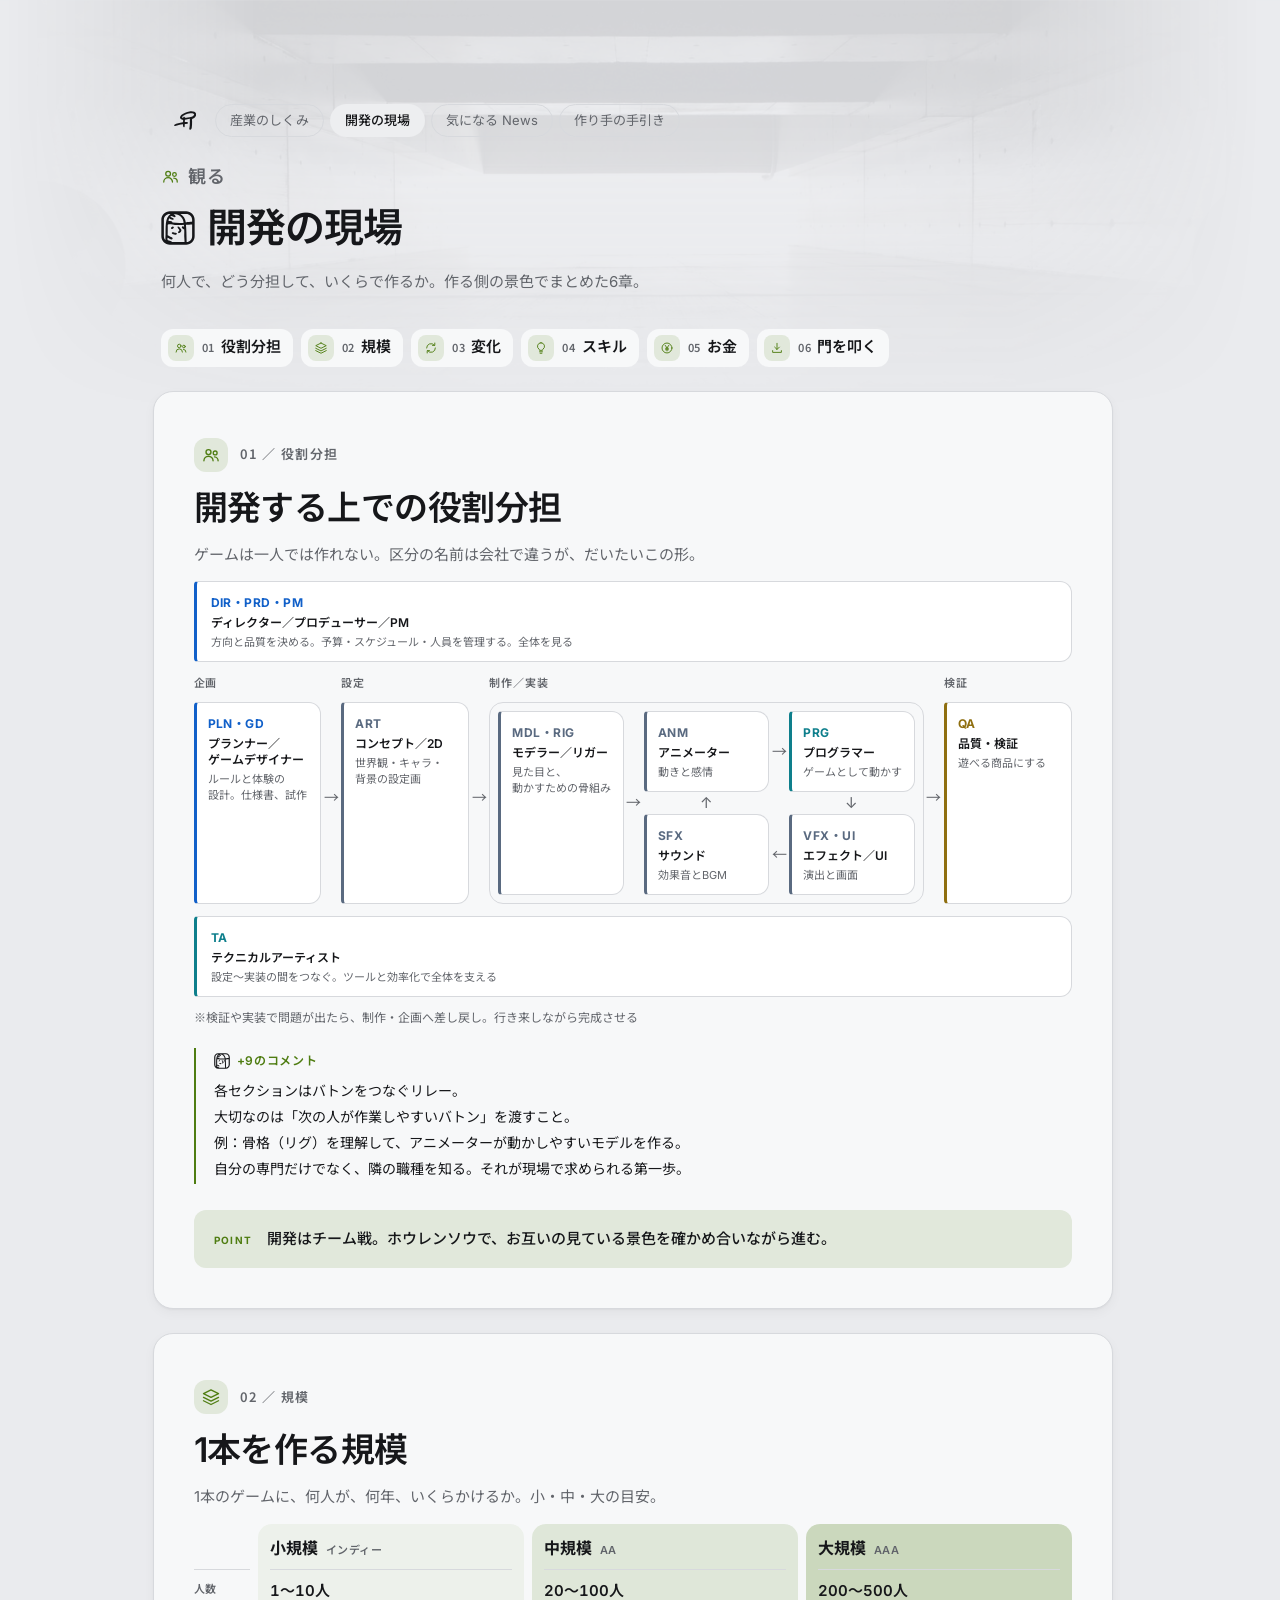
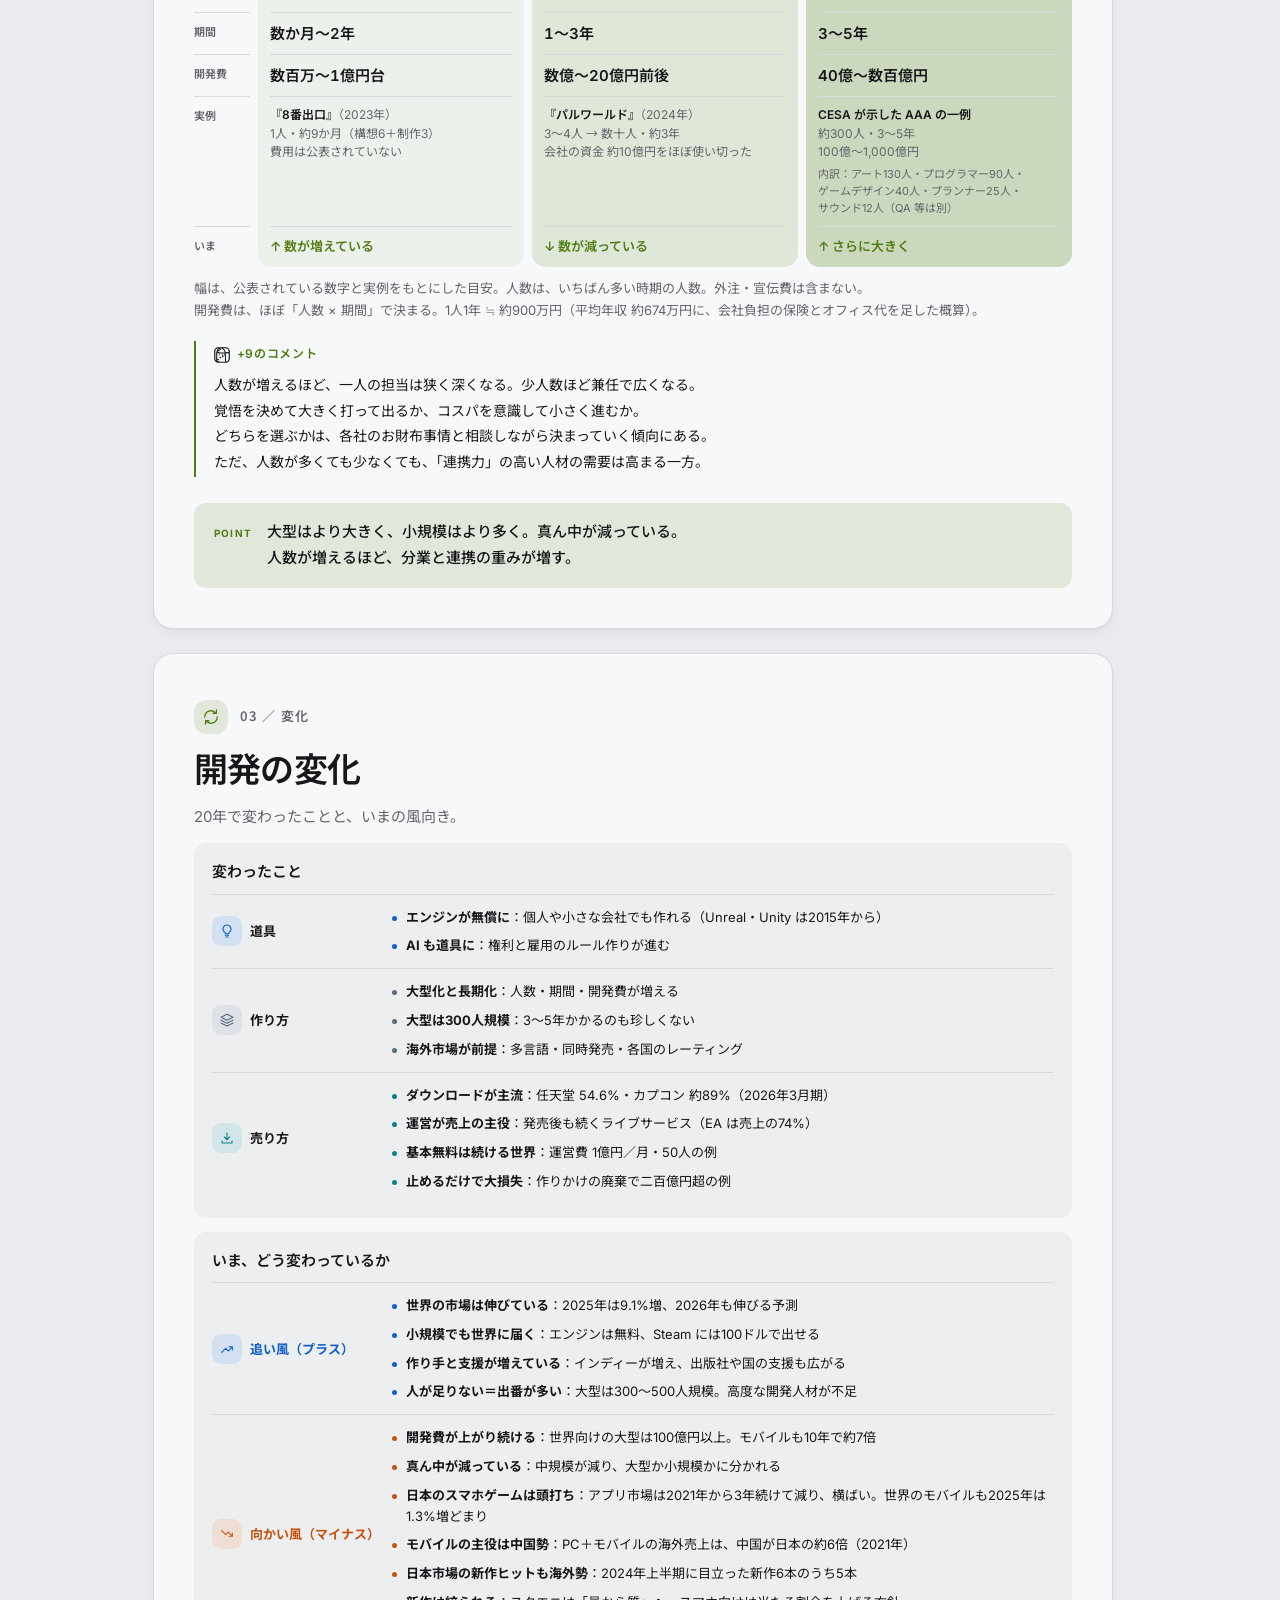
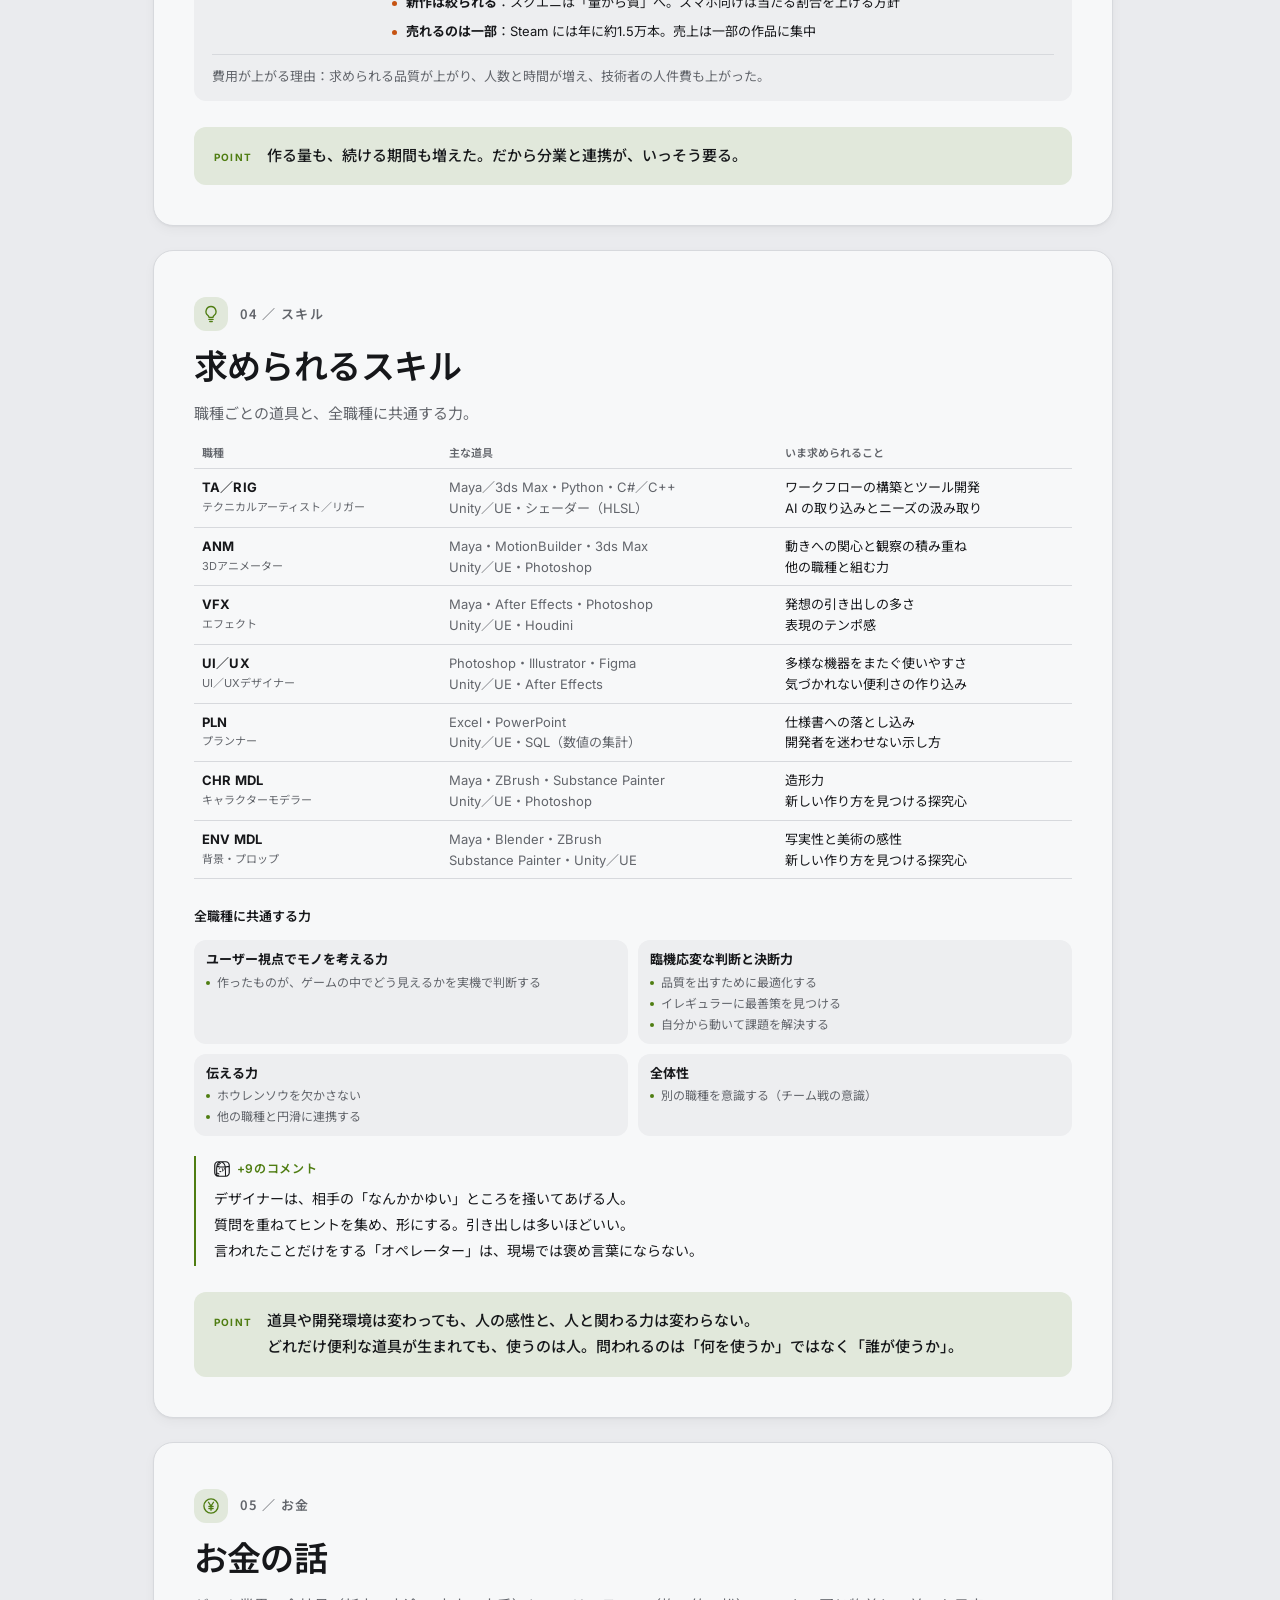
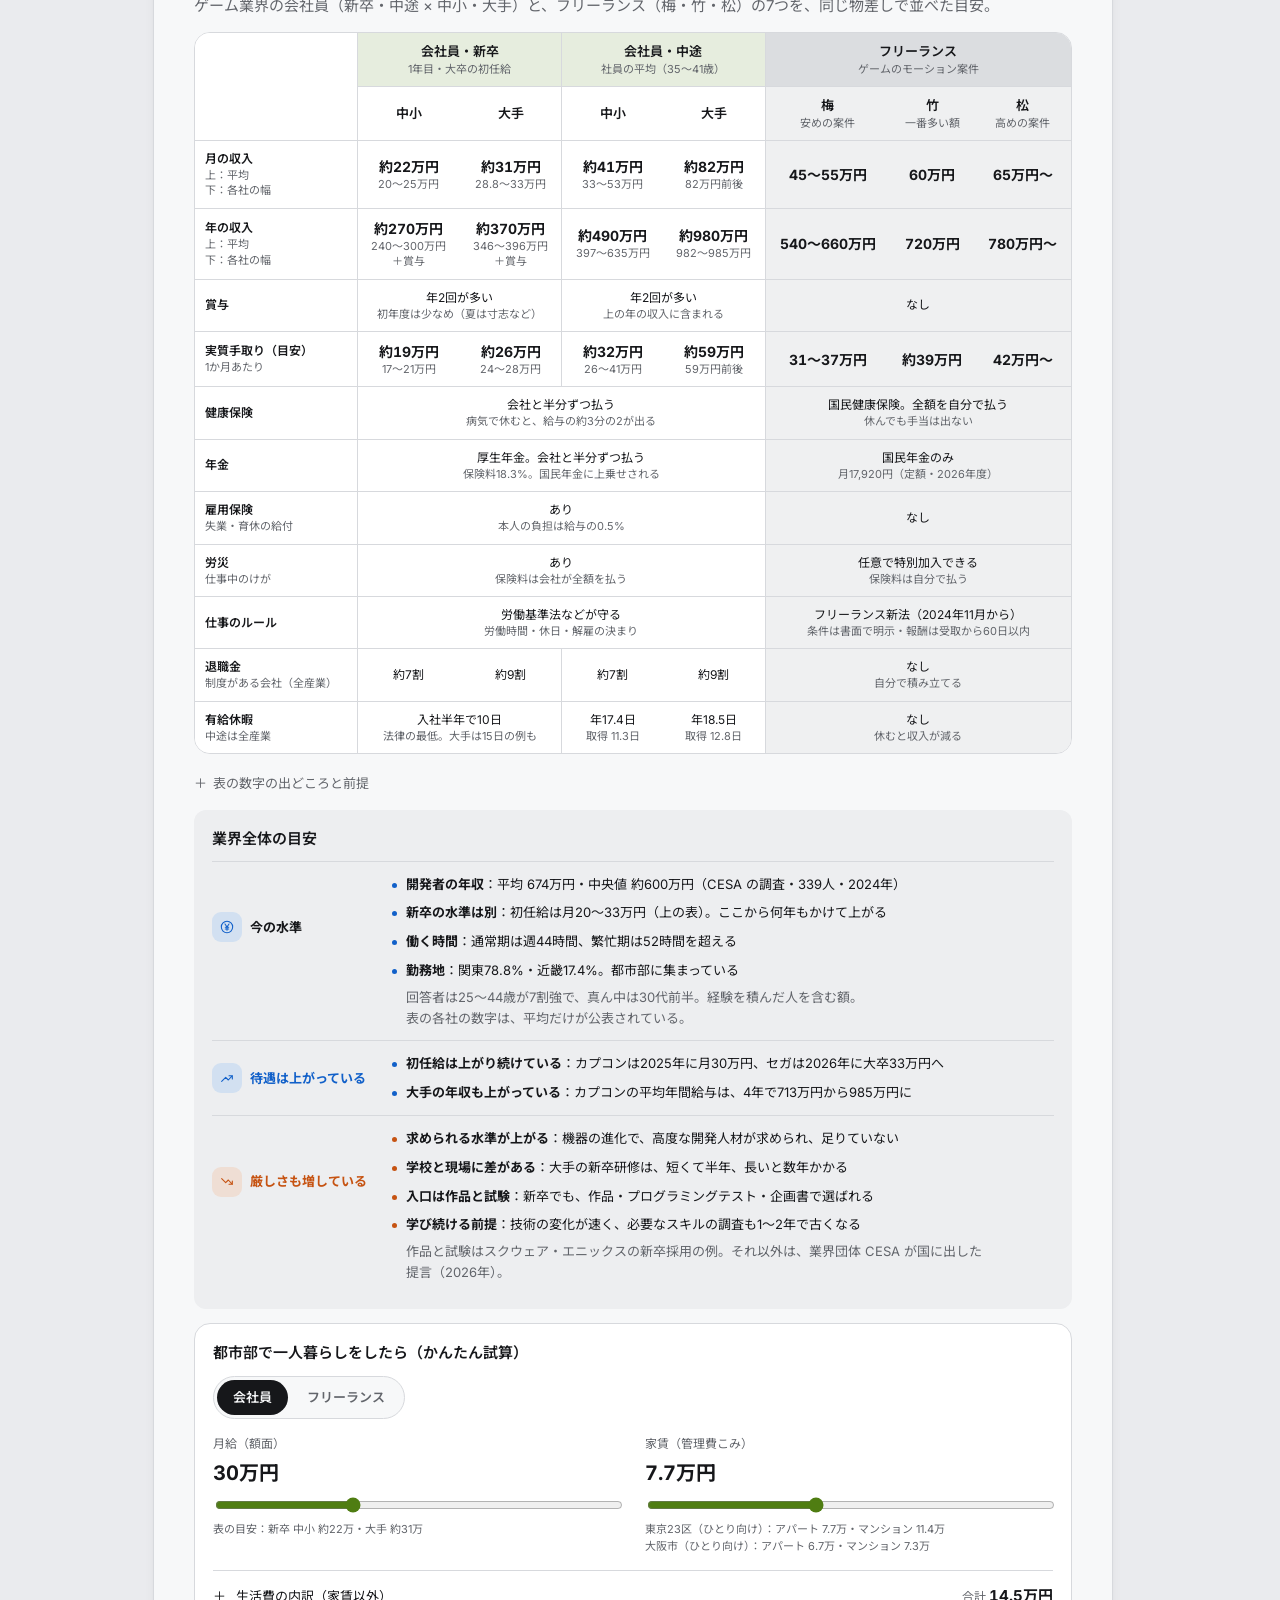
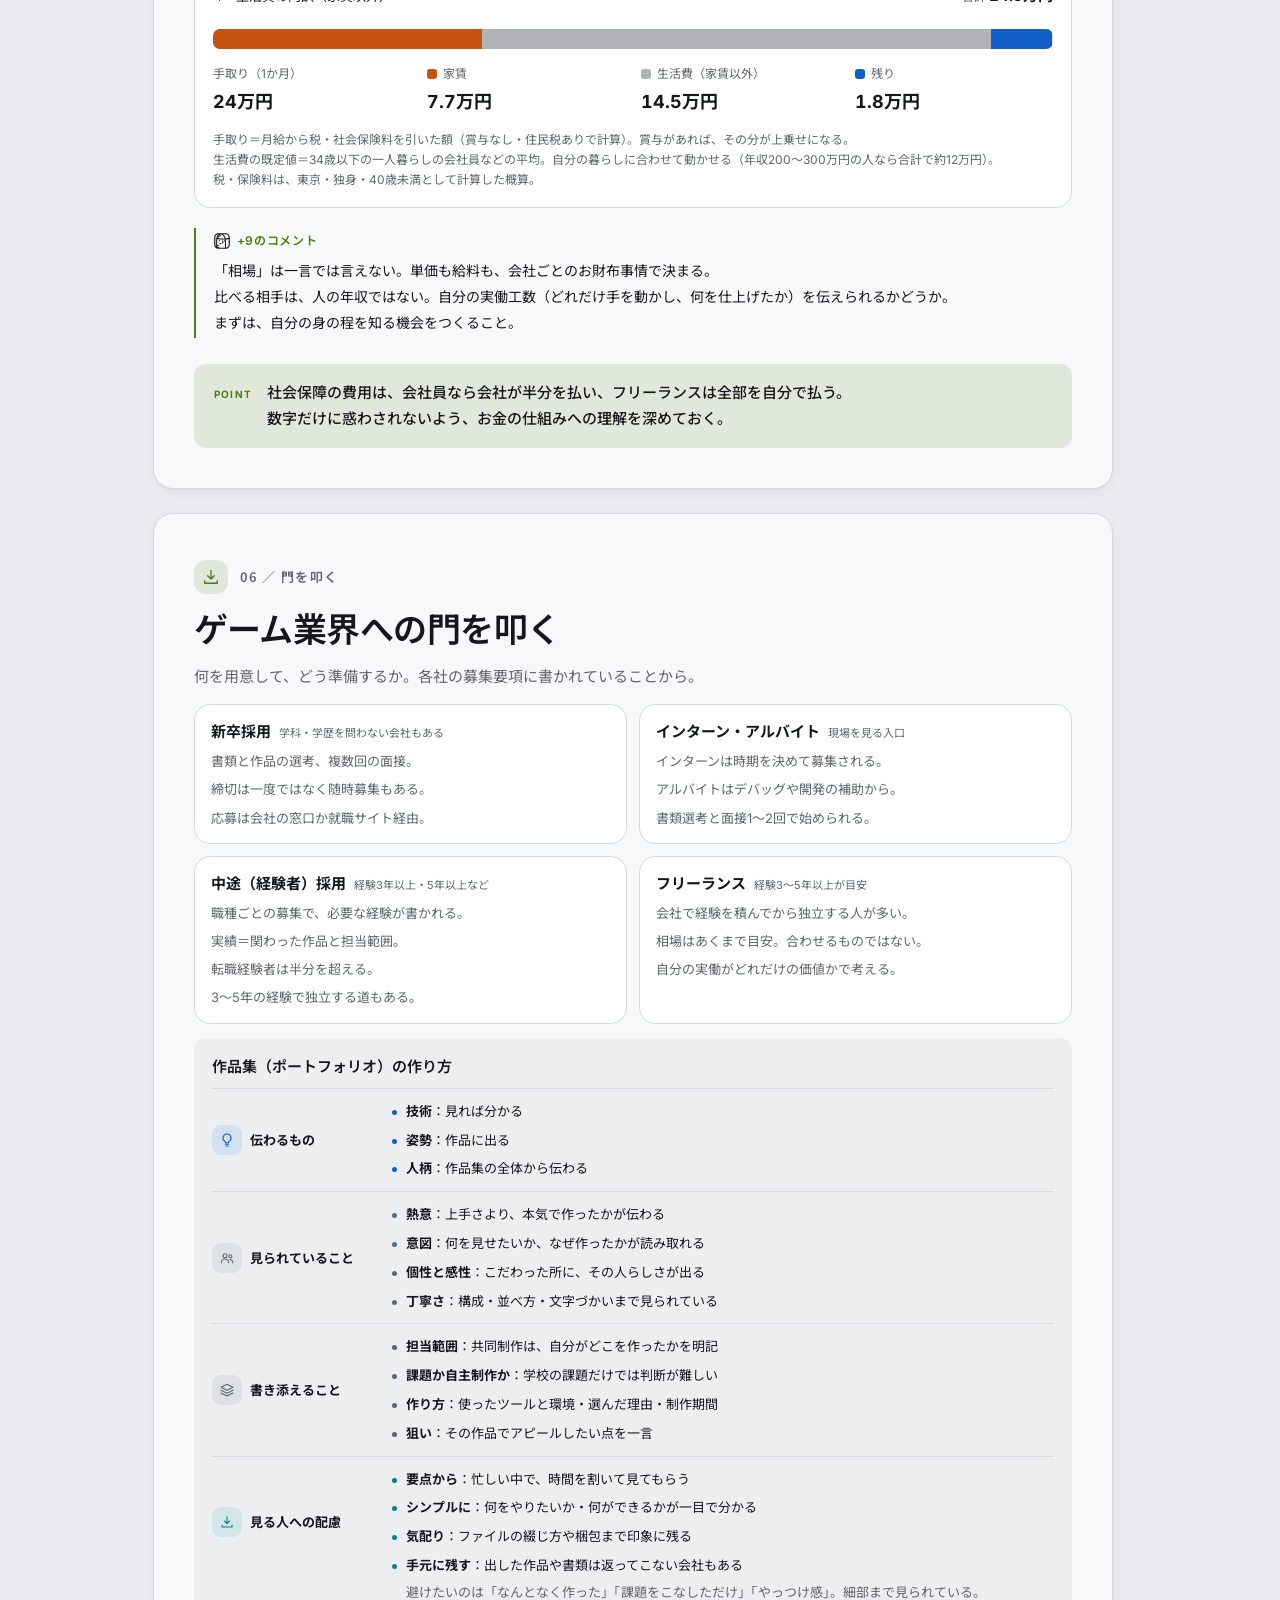
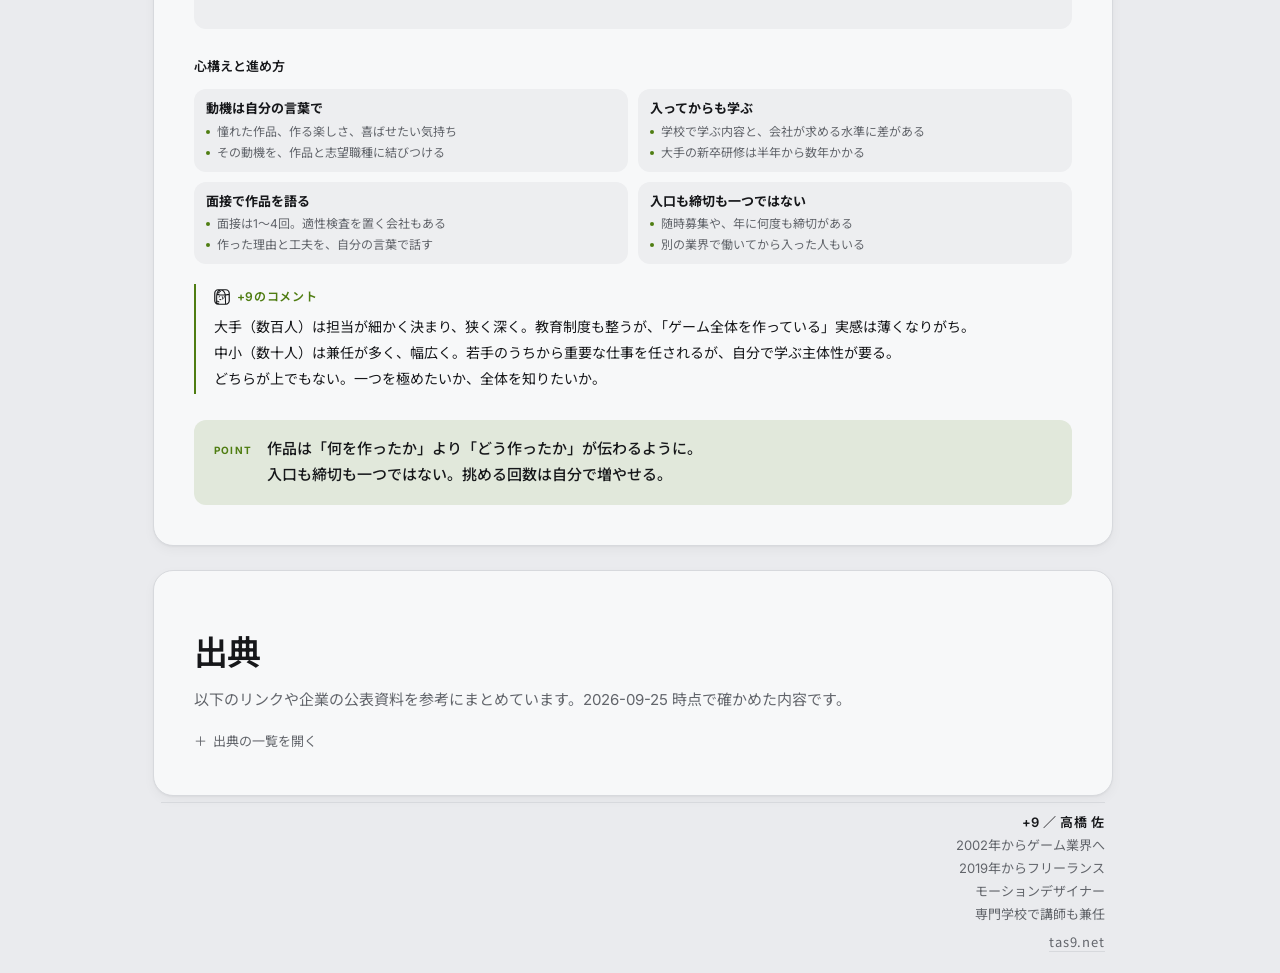
<file: dev.html>
<!doctype html>
<html lang="ja">
<head>
<meta charset="utf-8">
<!-- 運用ルールと宿題は CLAUDE.md。共通の見た目は style.css、共通の振る舞いは common.js。事実の原本は「出典」のリンク先 -->
<meta name="viewport" content="width=device-width,initial-scale=1">
<title>ゲーム開発の現場：開発費・人数・職種・年収 ｜ ゲーム業界の理解を深める地図</title>
<meta name="description" content="何人で、どう分担して、いくらで作るか。役割分担・規模・変化・スキル・お金・業界への入口の6章。">
<meta property="og:type" content="article">
<meta property="og:title" content="開発の現場">
<meta property="og:description" content="何人で、どう分担して、いくらで作るか。役割分担・規模・変化・スキル・お金・業界への入口の6章。">
<meta property="og:url" content="https://notes.tas9.net/dev.html">
<meta property="og:site_name" content="ゲーム業界の理解を深める地図">
<meta property="og:locale" content="ja_JP">
<meta property="og:image" content="https://notes.tas9.net/og-dev.png">
<meta property="og:image:width" content="1200">
<meta property="og:image:height" content="630">
<meta property="og:image:alt" content="開発の現場">
<link rel="canonical" href="https://notes.tas9.net/dev.html">
<meta name="twitter:card" content="summary_large_image">
<link rel="icon" href="data:image/svg+xml;utf8,<svg xmlns='http://www.w3.org/2000/svg' viewBox='104 129 105 89'><style>path{fill:%23333}@media (prefers-color-scheme:dark){path{fill:%23f5f5f7}}</style><path d='M176.0366,130.8232c-12.7488,2.0014-26.8024,7.6128-36.4664,15.6061-11.2927,10.4-10.2545,23.0626,7.1971,24.2507-.1219,2.8139-.313,5.8846-.3845,8.7311.098,1.6658.0058,2.6135-1.9803,2.7731-13.8904,2.7385-28.4505,4.9224-38.4208,11.546-.5634.1345-.5432.4985-.7303.8776-.1321.2675-.2402.5534-.2346.8517.1805,9.4435,15.2324.6668,20.8776-.289,6.5802-1.0276,13.6384-3.8511,20.1526-3.8411.1212,5.55.2944,14.6605,5.758,13.9257,3.9485-1.0272,1.507-9.018,2.639-12.9664-1.9142-5.1835,17.9977.4855,14.3948-9.1232-1.9492-3.3911-9.3795-2.2475-14.1548-2.1609.1599-3.5212.3199-7.0434.4798-10.5646,8.7144-.9588,14.6201-1.949,23.0324-4.562.295,11.596.5525,26.7108-1.1542,38.2311-.0275,3.3588-2.2057,6.8232-1.0253,10.0197,5.7303,7.3846,11.2675-2.4999,11.2827-8.2081,1.4005-8.3205,1.4758-17.6229,1.4515-27.0773.6795-4.2975-2.6248-10.9072,2.1598-12.9647,28.8408-14.3216,20.0151-40.3267-14.8742-35.0555ZM191.6307,154.1128c-1.4825.6987-3.4545,2.5314-4.5665,1.4816-.1877-.1772-.4628-.2456-.7176-.2036-6.6749,1.1013-11.6011,3.1055-17.7178,3.8529-4.3312.5755-9.2273,2.0431-13.4649,1.5919-.4554-.5104-.1702-1.961-.4799-2.6411-.9835-1.3435-2.2745-2.5884-4.0782-1.9208-2.2845.19-2.7604,2.7097-3.359,4.8023-15.0419.0143,5.1118-12.4051,8.1573-14.1659,6.9716-3.2369,15.7759-6.2043,24.4709-7.2037,14.1142-.731,26.5272,2.8245,11.7557,14.4062Z'/></svg>">
<meta name="theme-color" content="#f5f5f7" media="(prefers-color-scheme: light)">
<meta name="theme-color" content="#1d1d1f" media="(prefers-color-scheme: dark)">
<link rel="preconnect" href="https://fonts.googleapis.com">
<link rel="preconnect" href="https://fonts.gstatic.com" crossorigin>
<link rel="stylesheet" href="https://fonts.googleapis.com/css2?family=Inter:wght@400;500;600;700&family=Noto+Sans+JP:wght@400;500;600;700&display=swap">
<link rel="stylesheet" href="style.css?v=20261007c">
<style>
/* このページだけの図。共通の物は style.css */
/* 01 チーム：相関図。上に決める人、左から右へ 企画→設定→制作→実装→検証、下に橋渡しの TA と差し戻し（色は 02 章の職種の群と同じ） */
.rel{margin-top:14px}
.rel .sec.wide{margin-top:10px}
.rel-flow{display:grid;grid-template-columns:1fr 16px 1fr 16px 3.4fr 16px 1fr;gap:8px 2px;align-items:stretch;margin-top:12px}
.rel-col{display:flex;flex-direction:column;gap:8px;min-width:0}
.rel-h{font-size:11px;font-weight:600;color:var(--sub);letter-spacing:.08em}
.rel-arrow{align-self:center;text-align:center;color:var(--sub);font-size:15px;padding-top:18px}
.rel-arrow::before{content:"→"}
/* 制作／実装の輪：左に MDL・RIG（2行分）、右に ANM→PRG→VFX・UI→SFX→ANM の循環 */
.cyc{display:grid;grid-template-columns:1fr 16px 1fr 16px 1fr;grid-template-rows:auto 18px auto;gap:2px;flex:1;border:1px solid var(--line);border-radius:14px;padding:8px}
.cyc .tall{grid-column:1;grid-row:1/4}
.cyc .a1{grid-column:2;grid-row:1/4;align-self:center}
.cyc .anm{grid-column:3;grid-row:1}.cyc .a2{grid-column:4;grid-row:1;align-self:center}.cyc .prg{grid-column:5;grid-row:1}
.cyc .a3{grid-column:3;grid-row:2;align-self:center}.cyc .a4{grid-column:5;grid-row:2;align-self:center}
.cyc .sfx{grid-column:3;grid-row:3}.cyc .a5{grid-column:4;grid-row:3;align-self:center}.cyc .vfx{grid-column:5;grid-row:3}
.cyc-note{display:none}
.ar{color:var(--sub);font-size:15px;text-align:center;line-height:1}
.ar.r::before{content:"→"}.ar.l::before{content:"←"}.ar.u::before{content:"↑"}.ar.d::before{content:"↓"}
.rel .sec{padding:10px 11px;flex:1}.rel .sec.wide{margin-top:12px;padding:10px 14px}
.rel .sec b{font-size:12px}.rel .sec span{font-size:12px;line-height:1.35}.rel .sec small{font-size:11px;line-height:1.45}
.rel-back{margin-top:10px;font-size:12px;color:var(--sub)}
.sec{border-radius:4px 12px 12px 4px;padding:12px 14px;background:var(--node);border:1px solid var(--line);border-left:3px solid var(--gc)}
.sec b{display:block;font-size:13px;color:var(--gc);letter-spacing:.04em}
.sec span{display:block;font-size:13px;font-weight:600;margin-top:2px}
.sec small{display:block;font-size:11px;color:var(--sub);margin-top:4px;line-height:1.5}
.g-plan{--gc:var(--c-blue)}.g-art{--gc:var(--c-violet)}.g-tech{--gc:var(--c-teal)}.g-qa{--gc:var(--c-gold)}
/* 視点：本人の経験。事実の箱とは分ける（左の罫線＋章の色） */
.v9{margin-top:20px;border-left:2px solid var(--ac);padding:2px 0 2px 18px;font-size:14px;line-height:1.85}
.v9-k{display:flex;align-items:center;gap:7px;font-size:12px;letter-spacing:.06em;color:var(--ac);margin-bottom:6px;font-weight:600}
.v9-k .chara{width:16px;height:16px;flex:none;fill:currentColor;color:var(--ink)}
.v9 p{margin:0}
/* 02 規模 */
/* 小・中・大の段：左に項目名、右に3段。行の高さは subgrid で揃える。右へ行くほど章の色を濃く＝規模の流れ */
.tiers{display:grid;grid-template-columns:56px repeat(3,minmax(0,1fr));grid-template-rows:repeat(6,auto);gap:0 8px;margin-top:14px}
.t-lab,.tier{display:grid;grid-row:1 / span 6;grid-template-rows:subgrid}
.t-lab>div{font-size:11px;font-weight:600;color:var(--sub);padding:10px 0;border-top:1px solid var(--line)}
.t-lab>div:first-child{border-top:0}
.tier{border-radius:14px;padding:0 12px 2px;background:color-mix(in srgb,var(--ac) var(--tint),var(--card))}
.tier.s{--tint:6%}.tier.m{--tint:14%}.tier.l{--tint:26%}
.tier>div{padding:9px 0;border-top:1px solid var(--line);font-size:13px;line-height:1.55;min-width:0}
.tier>.t-name{border-top:0;padding-top:12px;font-size:16px;font-weight:700}
.t-name small{margin-left:8px;font-size:11px;font-weight:600;color:var(--sub);letter-spacing:.06em}
.tier>.num{font-size:15px;font-weight:600;font-variant-numeric:tabular-nums}
.tier>.ex{font-size:12px;color:var(--sub);word-break:auto-phrase}
.tier>.ex b{color:var(--ink);font-weight:600}.tier>.ex small{display:block;margin-top:4px;font-size:11px}
.tier>.now{font-weight:600;color:var(--ac)}
.facts{margin-top:12px;display:grid;grid-template-columns:1fr 1fr;gap:10px}
.fact{background:var(--tonal);border-radius:12px;padding:10px 14px;font-size:13px;line-height:1.6}
.fact b{display:block;font-size:12px;color:var(--ac)}
/* 03 お金 */
/* 03 一人暮らしの試算（静的な図。動きはつけない） */
.sim{margin-top:14px;background:var(--node);border:1px solid var(--line);border-radius:16px;padding:16px 18px}
.sim h3{margin:0 0 10px;font-size:15px;font-weight:600}
.sim-mode{display:inline-flex;gap:3px;padding:3px;border:1px solid var(--line);border-radius:999px;background:var(--card)}
.sim-mode button{appearance:none;border:0;background:transparent;color:var(--sub);font:inherit;font-size:13px;font-weight:600;padding:6px 16px;border-radius:999px;cursor:pointer}
.sim-mode button.on{background:var(--ink);color:var(--card)}
.sim-in{display:grid;grid-template-columns:1fr 1fr;gap:12px 24px;margin-top:14px}
.sim-in label{display:block;font-size:12px;color:var(--sub)}
.sim-in label b{display:block;font-size:20px;color:var(--ink);margin:2px 0 4px;font-variant-numeric:tabular-nums}
.sim-in input[type=range]{width:100%;accent-color:var(--ac)}
.sim-in small{display:block;font-size:11px;line-height:1.6;margin-top:2px}
details.sim-cost{margin-top:14px;border-top:1px solid var(--line);padding-top:12px}
details.sim-cost>summary{display:flex;align-items:baseline;gap:10px;width:100%;font-size:13px;color:var(--ink)}
details.sim-cost>summary span{margin-left:auto;font-size:12px;color:var(--sub)}
details.sim-cost>summary span b{font-size:15px;color:var(--ink);font-variant-numeric:tabular-nums}
.sim-cost-top{display:flex;justify-content:flex-end;margin-top:8px}
.sim-cost-top button{appearance:none;border:1px solid var(--line);background:var(--card);color:var(--sub);font:inherit;font-size:11px;padding:3px 10px;border-radius:999px;cursor:pointer}
.sim-cost-grid{display:grid;grid-template-columns:repeat(auto-fit,minmax(190px,1fr));gap:8px 18px;margin-top:6px}
.sim-cost-grid label{display:grid;grid-template-columns:1fr auto;align-items:baseline;font-size:11px;color:var(--sub)}
.sim-cost-grid label b{font-size:13px;color:var(--ink);font-variant-numeric:tabular-nums}
.sim-cost-grid input[type=range]{grid-column:1/-1;width:100%;accent-color:var(--ac);margin-top:2px}
.sim-bar{position:relative;margin-top:16px;padding:4px 0}
.sim-track{display:flex;height:20px;border-radius:7px;overflow:hidden;background:var(--line)}
.sim-track i{display:block;height:100%}
.sim .r i,.sim-track .r{background:var(--imp3)}
.sim .l i,.sim-track .l{background:color-mix(in srgb,var(--sub) 50%,var(--node))}
.sim .k i,.sim-track .k{background:var(--imp2)}
.sim-def{position:absolute;top:4px;height:20px;border-radius:0 7px 7px 0;background:repeating-linear-gradient(45deg,var(--node) 0 3px,transparent 3px 7px);opacity:.75}
.sim-mk{position:absolute;top:0;bottom:0;width:3px;margin-left:-1px;background:var(--ink);border-radius:2px}
.sim-bar [hidden]{display:none}
.sim-out{display:grid;grid-template-columns:repeat(4,minmax(0,1fr));gap:8px 16px;margin:10px 0 0}
.sim-out dt{font-size:12px;color:var(--sub);display:flex;align-items:center;gap:6px}
.sim-out dt i{flex:none;width:10px;height:10px;border-radius:3px}
.sim-out dd{margin:2px 0 0;font-size:18px;font-weight:700;font-variant-numeric:tabular-nums}
.sim-out .minus{color:var(--imp3)}
.sim-note{margin:12px 0 0;font-size:12px;color:var(--sub);line-height:1.7}
/* 03 比較表：会社員4列（新卒・中途 × 中小・大手）＋フリーランス3列（梅竹松）。狭い画面では表の中だけ横に動く */
.ex-m{display:none;margin-top:12px;font-size:12px;line-height:1.55;color:var(--sub)}
.ex-m h4{margin:0 0 2px;font-size:11px;font-weight:600;color:var(--sub)}
.ex-m>div{display:grid;grid-template-columns:44px minmax(0,1fr);gap:0 8px;padding:8px 0;border-top:1px solid var(--line)}
.ex-m>div>b{font-size:12px;color:var(--ink)}
.ex-m .ex b{color:var(--ink);font-weight:600}.ex-m .ex small{display:block;margin-top:3px;font-size:11px}
.cmp-m{display:none;margin-top:14px}
.cmp-m .sim-mode button{padding:6px 12px;font-size:12px}
.cmp-m .cmp-sub{margin:8px 0 0;font-size:11px;color:var(--sub)}
.cmp-m .cmp-wrap2{margin-top:8px;border:1px solid var(--line);border-radius:14px;overflow:hidden;background:var(--node)}
.cmp-m .cmp{min-width:0;font-size:12px}
.cmp-m .cmp th,.cmp-m .cmp td{padding:8px 6px}
.cmp-m .cmp td b{font-size:13px;white-space:normal}
.cmp-m .cmp .rh{white-space:normal;width:86px;position:static;font-size:12px}
.cmp-m .cmp .money small{white-space:normal}
.cmp-wrap{margin-top:14px;overflow-x:auto;border:1px solid var(--line);border-radius:16px;background:var(--node)}
.cmp{width:100%;min-width:780px;border-collapse:collapse;font-size:12px;line-height:1.5}
.cmp th,.cmp td{padding:9px 10px;border-bottom:1px solid var(--line);text-align:center;vertical-align:middle}
.cmp thead th{font-size:13px;font-weight:600}
.cmp thead .grp{background:color-mix(in srgb,var(--ac) 14%,var(--node))}
.cmp .fl{background:color-mix(in srgb,var(--c-slate) 10%,var(--node))}
.cmp thead .grp.fl{background:color-mix(in srgb,var(--c-slate) 22%,var(--node))}
.cmp small{display:block;font-size:11px;font-weight:400;color:var(--sub);line-height:1.4;word-break:auto-phrase}
.cmp td b{display:block;font-size:14px;font-weight:700;font-variant-numeric:tabular-nums;white-space:nowrap}
.cmp .gs{border-left:1px solid var(--line)}
.cmp .money small{white-space:nowrap}
.cmp .na{color:var(--sub)}
.cmp .rh{text-align:left;font-weight:600;white-space:nowrap;position:sticky;left:0;z-index:1;background:var(--node)}
.cmp tbody tr:last-child th,.cmp tbody tr:last-child td{border-bottom:0}
/* 04 スキル */
.skills{width:100%;border-collapse:collapse;margin-top:12px;font-size:13px;line-height:1.6}
.skills th{text-align:left;font-size:11px;color:var(--sub);font-weight:600;padding:6px 8px;border-bottom:1px solid var(--line)}
.skills td{padding:8px;border-bottom:1px solid var(--line);vertical-align:top;word-break:auto-phrase}
.skills td:first-child{font-weight:600;white-space:nowrap}
.skills td:first-child b{display:block;font-weight:700;letter-spacing:.02em}
.skills td:first-child small{display:block;margin-top:1px;font-size:11px;font-weight:400;color:var(--sub)}
.skills td:nth-child(2){color:var(--sub)}
.common{display:grid;grid-template-columns:repeat(2,minmax(0,1fr));gap:10px;margin-top:10px}
.common div{background:var(--tonal);border-radius:12px;padding:10px 12px;font-size:12px;line-height:1.5;color:var(--sub)}
.common b{display:block;font-size:13px;color:var(--ink);margin-bottom:2px}
.common ul{margin:4px 0 0;padding:0;list-style:none}
.common li{position:relative;padding-left:11px;margin-top:3px;word-break:auto-phrase}
.common li::before{content:"";position:absolute;left:0;top:7px;width:4px;height:4px;border-radius:50%;background:var(--ac)}
/* 02 いまの流れ：07（大枠）の「様々な課題」と同じ枠。追い風＝青・向かい風＝橙（矢印の向きでも見分ける） */
.issues .g4{--cc:var(--c-slate)}
.issues .g-pos{--cc:var(--imp2)}.issues .g-neg{--cc:var(--imp3)}
.issues .g-pos .gl b,.issues .g-neg .gl b{color:var(--cc)}
.issues li b{font-weight:700;color:var(--ink)}
.issues .fig-note{margin-top:0;padding-top:10px;border-top:1px solid var(--line)}
/* 06 入り方 */
.routes{display:grid;grid-template-columns:repeat(2,minmax(0,1fr));gap:12px;margin-top:14px}
.route{background:var(--node);border:1px solid var(--line);border-radius:16px;padding:14px 16px;font-size:13px;line-height:1.7}
.route b{display:block;font-size:15px;margin-bottom:6px}
.route b small{font-size:11px;font-weight:400;color:var(--sub);margin-left:8px}
.route p{margin:0;color:var(--sub)}
.route p+p{margin-top:6px}
@media (max-width:720px){
  .common,.facts{grid-template-columns:1fr 1fr}
  .sim-in{grid-template-columns:1fr}.sim-out{grid-template-columns:1fr 1fr}
  /* 規模：PC と同じ「行＝項目・列＝小中大」を細くして残す（比べる時に上下に行き来しない）。実例だけ表の下へ（JS が写す） */
  .tiers{grid-template-columns:40px repeat(3,minmax(0,1fr));gap:0 5px}
  .t-lab>div{font-size:10px;padding:8px 0}
  .t-lab>div:nth-child(5),.tier>.ex{display:none}
  .tier{padding:0 7px 2px;border-radius:10px}
  .tier>div{font-size:12px;padding:8px 0;line-height:1.45}
  .tier>.t-name{font-size:14px;padding-top:10px}
  .t-name small{display:block;margin:2px 0 0;font-size:10px;letter-spacing:.02em}
  .tier>.num{font-size:13px}
  .ex-m{display:block}
  /* お金の表：横スクロールの大表をやめ、新卒／中途／フリーランスを切り替えて見る（JS が作る） */
  .cmp-wrap{display:none}
  .cmp-m{display:block}
  .rel-flow{grid-template-columns:1fr}.rel-arrow{padding:0;line-height:1}.rel-arrow::before{content:"↓"}
  .cyc{grid-template-columns:1fr;grid-template-rows:none}
  .cyc>*{grid-column:auto !important;grid-row:auto !important}
  .cyc .tall{order:1}.cyc .a1{order:2}.cyc .anm{order:3}.cyc .a2{order:4}.cyc .prg{order:5}.cyc .a4{order:6}.cyc .vfx{order:7}.cyc .a5{order:8}.cyc .sfx{order:9}.cyc-note{order:10}
  .cyc .a3{display:none}.cyc .ar::before{content:"↓"}.cyc .ar{padding:2px 0}
  .cyc-note{display:block;font-size:11px;color:var(--sub);text-align:center;padding-top:4px}
  .routes{grid-template-columns:1fr}
  .skills td:first-child{white-space:normal}
  .skills th:nth-child(2),.skills td:nth-child(2){display:none}
}
@media (max-width:480px){.common,.facts{grid-template-columns:1fr}}
</style>
<script type="application/ld+json">
{
 "@context": "https://schema.org",
 "@type": "Article",
 "url": "https://notes.tas9.net/dev.html",
 "headline": "開発の現場",
 "description": "何人で、どう分担して、いくらで作るか。役割分担・規模・変化・スキル・お金・業界への入口の6章。",
 "inLanguage": "ja",
 "image": "https://notes.tas9.net/og-dev.png",
 "author": {
  "@type": "Person",
  "name": "+9",
  "url": "https://takahashi.tas9.net/"
 },
 "publisher": {
  "@type": "Person",
  "name": "+9",
  "url": "https://takahashi.tas9.net/"
 },
 "isPartOf": {
  "@type": "WebSite",
  "name": "ゲーム業界の理解を深める地図",
  "url": "https://notes.tas9.net/"
 },
 "datePublished": "2026-09-21",
 "dateModified": "2026-09-23"
}
</script>
</head>
<body>

<svg width="0" height="0" style="position:absolute" aria-hidden="true" focusable="false">
  <defs>
    <symbol id="i-team" viewBox="0 0 24 24"><circle cx="9" cy="8.5" r="3"/><path d="M3.5 19a5.5 5.5 0 0111 0"/><circle cx="17" cy="9.5" r="2.3"/><path d="M16.2 14.2a4.6 4.6 0 014.3 4.8"/></symbol>
    <symbol id="i-layers" viewBox="0 0 24 24"><path d="M12 3.5l9 4.5-9 4.5-9-4.5 9-4.5zM3 12.5l9 4.5 9-4.5M3 16.5l9 4.5 9-4.5"/></symbol>
    <symbol id="i-yen" viewBox="0 0 24 24"><circle cx="12" cy="12" r="8.5"/><path d="M9 7.5l3 4.5 3-4.5M12 12v5M9.5 12.5h5M9.5 15h5"/></symbol>
    <symbol id="i-bulb" viewBox="0 0 24 24"><path d="M9.5 18.5h5M10.5 21h3M12 3a6 6 0 00-3.6 10.8c.7.6 1.1 1.3 1.1 2.2h5c0-.9.4-1.6 1.1-2.2A6 6 0 0012 3z"/></symbol>
    <symbol id="i-loop" viewBox="0 0 24 24"><path d="M19.5 12a7.5 7.5 0 01-13.3 4.7M4.5 12a7.5 7.5 0 0113.3-4.7"/><path d="M18.5 3.5v4h-4M5.5 20.5v-4h4"/></symbol>
    <symbol id="i-up" viewBox="0 0 24 24"><path d="M4 17l6-6 4 4 6-6.5M20 13.5v-5h-5"/></symbol>
    <symbol id="i-down" viewBox="0 0 24 24"><path d="M4 7l6 6 4-4 6 6.5M20 10.5v5h-5"/></symbol>
    <symbol id="i-chara" viewBox="73 133 94 94"><path fill="currentColor" d="M142.64,133.95h-45.29c-12.9,0-23.4,10.5-23.4,23.4v45.29c0,12.9,10.5,23.4,23.4,23.4h45.29c12.91,0,23.4-10.5,23.4-23.4v-45.29c0-12.9-10.5-23.4-23.4-23.4ZM159.05,157.36v4.97c-.33.01-.66.04-1.01.07-27.22.72-10.09,7.95-21.6-12.24-2.58-3.52-5.97-6.74-9.76-9.21h15.96c9.04,0,16.4,7.36,16.4,16.4ZM103.42,218.32c-3.32-2.83-8.21-3.45-12.24-5.28-.03-1.22-.51-4.96,0-5.52-.85-3.3,9.43,5.86,11.52,4.08,1.68-.04,3.55-2.76,1.92-4.08-.52-1.68-2.7-1.61-3.36-2.4-3.46-.88-5.43-3.7-9.84-4.8.42-9.02.19-18.69.24-28.08-.71-5.09,16.25-.73,19.68-.72,7.08.26,14,.07,21.36,0,5.13-1.36,3.78,2.41,4.08,5.76-.69-.41-3.34-3.05-4.8-1.68-4.28,2.42,1.76,7.35,5.04,7.68.83,7.12-.06,13.79.24,21.12.43,4.78.75,9.7.84,14.65h-34.56c-.02-.23-.05-.48-.12-.73ZM103.56,151.6c-1.39-.61-2.67-1.65-5.04-1.92,2.5-4.57,3.89-2.47,7.44-1.2,8,5.07,11.03-2.64,1.68-5.76,13.64-4.13,26.7,10.16,27.6,20.64.38,3.52-1.11,2.26-3.12,2.64-9.47.02-18.37.23-27.36-.96.04-5.24-7.3-3.83-11.04-5.28.42-2.07,1.24-5.39,2.64-6.48,1.88,2.87,8.55,5.57,11.52,3.12,1.35-3.29-2.19-4.24-4.32-4.8ZM80.95,157.36c0-9.04,7.36-16.4,16.4-16.4h1.99s-.07.06-.1.09c-15.9,10.89-13.03,36.84-13.68,56.88-.27,5.17-.38,10.4-.39,15.67-2.61-2.91-4.22-6.74-4.22-10.94v-45.29ZM143.94,218.98c-.08-9.07-.66-18.21-.68-27.01.03-5.99-.76-11.87-1.06-18.05-.02-2.74-.95-2.96,2.4-2.64,3.95-.2,7.73-.37,11.04-.96,1.13-.16,2.29-.15,3.41-.16v32.48c0,8.61-6.67,15.67-15.1,16.34Z M108.6,177.76c-1.42-4.99-9.21-.66-8.16,3.84,2.14,3.36,7.88-.79,8.16-3.84Z M109.08,192.16c-1.73-.32-3.08-.59-4.8-.48-.92.4-2.29,2.51-.96,3.6,1.93,2.85,13.65,5.46,13.68-.24-1.01-3.18-5.92-1.55-7.92-2.88Z M118.68,176.8c-.22,3.93,3.42,5.88,5.28,9.12-.17,1.25-1.86,2.81-2.64,3.6-1.77,1.06-1.15,3.46,0,4.56,4.24,1.1,8.64-4.57,8.16-8.64-1.89-2.76-6.76-12.35-10.8-8.64Z"/></symbol>
    <symbol id="i-in" viewBox="0 0 24 24"><path d="M12 4v10.5M8 10.5l4 4 4-4M4.5 16.5v3h15v-3"/></symbol>
  </defs>
</svg>

<nav class="toc" aria-label="目次">
  <div class="toc-pages">
    <a class="home" href="index.html" aria-label="地図のトップへ"><svg viewBox="104 129 105 89" role="img" aria-hidden="true"><path d="M176.0366,130.8232c-12.7488,2.0014-26.8024,7.6128-36.4664,15.6061-11.2927,10.4-10.2545,23.0626,7.1971,24.2507-.1219,2.8139-.313,5.8846-.3845,8.7311.098,1.6658.0058,2.6135-1.9803,2.7731-13.8904,2.7385-28.4505,4.9224-38.4208,11.546-.5634.1345-.5432.4985-.7303.8776-.1321.2675-.2402.5534-.2346.8517.1805,9.4435,15.2324.6668,20.8776-.289,6.5802-1.0276,13.6384-3.8511,20.1526-3.8411.1212,5.55.2944,14.6605,5.758,13.9257,3.9485-1.0272,1.507-9.018,2.639-12.9664-1.9142-5.1835,17.9977.4855,14.3948-9.1232-1.9492-3.3911-9.3795-2.2475-14.1548-2.1609.1599-3.5212.3199-7.0434.4798-10.5646,8.7144-.9588,14.6201-1.949,23.0324-4.562.295,11.596.5525,26.7108-1.1542,38.2311-.0275,3.3588-2.2057,6.8232-1.0253,10.0197,5.7303,7.3846,11.2675-2.4999,11.2827-8.2081,1.4005-8.3205,1.4758-17.6229,1.4515-27.0773.6795-4.2975-2.6248-10.9072,2.1598-12.9647,28.8408-14.3216,20.0151-40.3267-14.8742-35.0555ZM191.6307,154.1128c-1.4825.6987-3.4545,2.5314-4.5665,1.4816-.1877-.1772-.4628-.2456-.7176-.2036-6.6749,1.1013-11.6011,3.1055-17.7178,3.8529-4.3312.5755-9.2273,2.0431-13.4649,1.5919-.4554-.5104-.1702-1.961-.4799-2.6411-.9835-1.3435-2.2745-2.5884-4.0782-1.9208-2.2845.19-2.7604,2.7097-3.359,4.8023-15.0419.0143,5.1118-12.4051,8.1573-14.1659,6.9716-3.2369,15.7759-6.2043,24.4709-7.2037,14.1142-.731,26.5272,2.8245,11.7557,14.4062Z"/></svg></a>
    <a href="industry.html">産業のしくみ</a>
    <a href="dev.html" aria-current="page">開発の現場</a>
    <a href="news.html">気になる News</a>
    <a href="learn/portfolio.html">作り手の手引き</a>
  </div>
  <ul>
    <li><a href="#c1"><span class="n">01</span>役割分担</a></li>
    <li><a href="#c2"><span class="n">02</span>規模</a></li>
    <li><a href="#c3"><span class="n">03</span>変化</a></li>
    <li><a href="#c4"><span class="n">04</span>スキル</a></li>
    <li><a href="#c5"><span class="n">05</span>お金</a></li>
    <li><a href="#c6"><span class="n">06</span>門を叩く</a></li>
    <li><a href="#src">出典</a></li>
  </ul>
</nav>

<div class="hero-bg page" aria-hidden="true"><img src="hero.jpg?v=4" alt=""></div>

<div class="wrap">

<header class="top">
  <nav class="pages" aria-label="ページの切り替え">
 <a class="home" href="index.html" aria-label="地図のトップへ"><svg viewBox="104 129 105 89" role="img" aria-hidden="true"><path d="M176.0366,130.8232c-12.7488,2.0014-26.8024,7.6128-36.4664,15.6061-11.2927,10.4-10.2545,23.0626,7.1971,24.2507-.1219,2.8139-.313,5.8846-.3845,8.7311.098,1.6658.0058,2.6135-1.9803,2.7731-13.8904,2.7385-28.4505,4.9224-38.4208,11.546-.5634.1345-.5432.4985-.7303.8776-.1321.2675-.2402.5534-.2346.8517.1805,9.4435,15.2324.6668,20.8776-.289,6.5802-1.0276,13.6384-3.8511,20.1526-3.8411.1212,5.55.2944,14.6605,5.758,13.9257,3.9485-1.0272,1.507-9.018,2.639-12.9664-1.9142-5.1835,17.9977.4855,14.3948-9.1232-1.9492-3.3911-9.3795-2.2475-14.1548-2.1609.1599-3.5212.3199-7.0434.4798-10.5646,8.7144-.9588,14.6201-1.949,23.0324-4.562.295,11.596.5525,26.7108-1.1542,38.2311-.0275,3.3588-2.2057,6.8232-1.0253,10.0197,5.7303,7.3846,11.2675-2.4999,11.2827-8.2081,1.4005-8.3205,1.4758-17.6229,1.4515-27.0773.6795-4.2975-2.6248-10.9072,2.1598-12.9647,28.8408-14.3216,20.0151-40.3267-14.8742-35.0555ZM191.6307,154.1128c-1.4825.6987-3.4545,2.5314-4.5665,1.4816-.1877-.1772-.4628-.2456-.7176-.2036-6.6749,1.1013-11.6011,3.1055-17.7178,3.8529-4.3312.5755-9.2273,2.0431-13.4649,1.5919-.4554-.5104-.1702-1.961-.4799-2.6411-.9835-1.3435-2.2745-2.5884-4.0782-1.9208-2.2845.19-2.7604,2.7097-3.359,4.8023-15.0419.0143,5.1118-12.4051,8.1573-14.1659,6.9716-3.2369,15.7759-6.2043,24.4709-7.2037,14.1142-.731,26.5272,2.8245,11.7557,14.4062Z"/></svg></a>
  <a href="industry.html">産業のしくみ</a>
  <a href="dev.html" aria-current="page">開発の現場</a>
  <a href="news.html">気になる News</a>
  <a href="learn/portfolio.html">作り手の手引き</a>
</nav>
  <p class="eyebrow"><svg class="ic" viewBox="0 0 24 24" aria-hidden="true"><circle cx="9" cy="8.5" r="3"/><path d="M3.5 19a5.5 5.5 0 0111 0"/><circle cx="17" cy="9.5" r="2.3"/><path d="M16.2 14.2a4.6 4.6 0 014.3 4.8"/></svg>観る</p>
  <div class="title-row">
    <svg class="chara" viewBox="73 133 94 94" role="img" aria-hidden="true"><path fill="currentColor" d="M142.64,133.95h-45.29c-12.9,0-23.4,10.5-23.4,23.4v45.29c0,12.9,10.5,23.4,23.4,23.4h45.29c12.91,0,23.4-10.5,23.4-23.4v-45.29c0-12.9-10.5-23.4-23.4-23.4ZM159.05,157.36v4.97c-.33.01-.66.04-1.01.07-27.22.72-10.09,7.95-21.6-12.24-2.58-3.52-5.97-6.74-9.76-9.21h15.96c9.04,0,16.4,7.36,16.4,16.4ZM103.42,218.32c-3.32-2.83-8.21-3.45-12.24-5.28-.03-1.22-.51-4.96,0-5.52-.85-3.3,9.43,5.86,11.52,4.08,1.68-.04,3.55-2.76,1.92-4.08-.52-1.68-2.7-1.61-3.36-2.4-3.46-.88-5.43-3.7-9.84-4.8.42-9.02.19-18.69.24-28.08-.71-5.09,16.25-.73,19.68-.72,7.08.26,14,.07,21.36,0,5.13-1.36,3.78,2.41,4.08,5.76-.69-.41-3.34-3.05-4.8-1.68-4.28,2.42,1.76,7.35,5.04,7.68.83,7.12-.06,13.79.24,21.12.43,4.78.75,9.7.84,14.65h-34.56c-.02-.23-.05-.48-.12-.73ZM103.56,151.6c-1.39-.61-2.67-1.65-5.04-1.92,2.5-4.57,3.89-2.47,7.44-1.2,8,5.07,11.03-2.64,1.68-5.76,13.64-4.13,26.7,10.16,27.6,20.64.38,3.52-1.11,2.26-3.12,2.64-9.47.02-18.37.23-27.36-.96.04-5.24-7.3-3.83-11.04-5.28.42-2.07,1.24-5.39,2.64-6.48,1.88,2.87,8.55,5.57,11.52,3.12,1.35-3.29-2.19-4.24-4.32-4.8ZM80.95,157.36c0-9.04,7.36-16.4,16.4-16.4h1.99s-.07.06-.1.09c-15.9,10.89-13.03,36.84-13.68,56.88-.27,5.17-.38,10.4-.39,15.67-2.61-2.91-4.22-6.74-4.22-10.94v-45.29ZM143.94,218.98c-.08-9.07-.66-18.21-.68-27.01.03-5.99-.76-11.87-1.06-18.05-.02-2.74-.95-2.96,2.4-2.64,3.95-.2,7.73-.37,11.04-.96,1.13-.16,2.29-.15,3.41-.16v32.48c0,8.61-6.67,15.67-15.1,16.34Z M108.6,177.76c-1.42-4.99-9.21-.66-8.16,3.84,2.14,3.36,7.88-.79,8.16-3.84Z M109.08,192.16c-1.73-.32-3.08-.59-4.8-.48-.92.4-2.29,2.51-.96,3.6,1.93,2.85,13.65,5.46,13.68-.24-1.01-3.18-5.92-1.55-7.92-2.88Z M118.68,176.8c-.22,3.93,3.42,5.88,5.28,9.12-.17,1.25-1.86,2.81-2.64,3.6-1.77,1.06-1.15,3.46,0,4.56,4.24,1.1,8.64-4.57,8.16-8.64-1.89-2.76-6.76-12.35-10.8-8.64Z"/></svg>
    <h1>開発の現場</h1>
  </div>
  <p class="lead">何人で、どう分担して、いくらで作るか。作る側の景色でまとめた6章。</p>

  <ul class="chapters" id="chapters">
    <li><a href="#c1"><span class="ico"><svg class="ic"><use href="#i-team"/></svg></span><span class="tt"><span class="n">01</span><b>役割分担</b></span></a></li>
    <li><a href="#c2"><span class="ico"><svg class="ic"><use href="#i-layers"/></svg></span><span class="tt"><span class="n">02</span><b>規模</b></span></a></li>
    <li><a href="#c3"><span class="ico"><svg class="ic"><use href="#i-loop"/></svg></span><span class="tt"><span class="n">03</span><b>変化</b></span></a></li>
    <li><a href="#c4"><span class="ico"><svg class="ic"><use href="#i-bulb"/></svg></span><span class="tt"><span class="n">04</span><b>スキル</b></span></a></li>
    <li><a href="#c5"><span class="ico"><svg class="ic"><use href="#i-yen"/></svg></span><span class="tt"><span class="n">05</span><b>お金</b></span></a></li>
    <li><a href="#c6"><span class="ico"><svg class="ic"><use href="#i-in"/></svg></span><span class="tt"><span class="n">06</span><b>門を叩く</b></span></a></li>
  </ul>
</header>

<!-- 01 チーム -->
<section class="ch" id="c1">
  <div class="ch-head"><span class="ico"><svg class="ic"><use href="#i-team"/></svg></span><span class="ch-no">01 ／ 役割分担</span></div>
  <h2>開発する上での役割分担</h2>
  <p class="sub">ゲームは一人では作れない。区分の名前は会社で違うが、だいたいこの形。</p>

  <div class="rel">
    <div class="sec g-plan wide"><b>DIR・PRD・PM</b><span>ディレクター／プロデューサー／PM</span><small>方向と品質を決める。予算・スケジュール・人員を管理する。全体を見る</small></div>
    <div class="rel-flow">
      <div class="rel-col"><div class="rel-h">企画</div><div class="sec g-plan"><b>PLN・GD</b><span>プランナー／ゲームデザイナー</span><small>ルールと体験の設計。仕様書、試作</small></div></div>
      <div class="rel-arrow" aria-hidden="true"></div>
      <div class="rel-col"><div class="rel-h">設定</div><div class="sec g-art"><b>ART</b><span>コンセプト／2D</span><small>世界観・キャラ・背景の設定画</small></div></div>
      <div class="rel-arrow" aria-hidden="true"></div>
      <div class="rel-col"><div class="rel-h">制作／実装</div>
        <div class="cyc">
          <div class="sec g-art tall"><b>MDL・RIG</b><span>モデラー／リガー</span><small>見た目と、動かすための骨組み</small></div>
          <div class="ar r a1" aria-hidden="true"></div>
          <div class="sec g-art anm"><b>ANM</b><span>アニメーター</span><small>動きと感情</small></div>
          <div class="ar r a2" aria-hidden="true"></div>
          <div class="sec g-tech prg"><b>PRG</b><span>プログラマー</span><small>ゲームとして動かす</small></div>
          <div class="ar u a3" aria-hidden="true"></div>
          <div class="ar d a4" aria-hidden="true"></div>
          <div class="sec g-art sfx"><b>SFX</b><span>サウンド</span><small>効果音とBGM</small></div>
          <div class="ar l a5" aria-hidden="true"></div>
          <div class="sec g-art vfx"><b>VFX・UI</b><span>エフェクト／UI</span><small>演出と画面</small></div>
          <div class="cyc-note">SFX から ANM へ戻って、また回る</div>
        </div>
      </div>
      <div class="rel-arrow" aria-hidden="true"></div>
      <div class="rel-col"><div class="rel-h">検証</div><div class="sec g-qa"><b>QA</b><span>品質・検証</span><small>遊べる商品にする</small></div></div>
    </div>
    <div class="sec g-tech wide"><b>TA</b><span>テクニカルアーティスト</span><small>設定〜実装の間をつなぐ。ツールと効率化で全体を支える</small></div>
    <div class="rel-back">※検証や実装で問題が出たら、制作・企画へ差し戻し。行き来しながら完成させる</div>
  </div>

  <div class="v9"><b class="v9-k"><svg class="chara" aria-hidden="true"><use href="#i-chara"/></svg>+9のコメント</b><p>各セクションはバトンをつなぐリレー。<br>大切なのは「次の人が作業しやすいバトン」を渡すこと。<br>例：骨格（リグ）を理解して、アニメーターが動かしやすいモデルを作る。<br>自分の専門だけでなく、隣の職種を知る。それが現場で求められる第一歩。</p></div>

  <p class="point">開発はチーム戦。ホウレンソウで、お互いの見ている景色を確かめ合いながら進む。</p>
</section>
<section class="ch" id="c2">
  <div class="ch-head"><span class="ico"><svg class="ic"><use href="#i-layers"/></svg></span><span class="ch-no">02 ／ 規模</span></div>
  <h2>1本を作る規模</h2>
  <p class="sub">1本のゲームに、何人が、何年、いくらかけるか。小・中・大の目安。</p>

  <div class="tiers">
    <div class="t-lab"><div></div><div>人数</div><div>期間</div><div>開発費</div><div>実例</div><div>いま</div></div>
    <div class="tier s">
      <div class="t-name">小規模<small>インディー</small></div>
      <div class="num" data-k="人数"><span>1〜10人</span></div>
      <div class="num" data-k="期間"><span>数か月〜2年</span></div>
      <div class="num" data-k="開発費"><span>数百万〜1億円台</span></div>
      <div class="ex" data-k="実例"><span><b>『8番出口』</b>（2023年）<br>1人・約9か月（構想6＋制作3）<br>費用は公表されていない</span></div>
      <div class="now" data-k="いま"><span>↑ 数が増えている</span></div>
    </div>
    <div class="tier m">
      <div class="t-name">中規模<small>AA</small></div>
      <div class="num" data-k="人数"><span>20〜100人</span></div>
      <div class="num" data-k="期間"><span>1〜3年</span></div>
      <div class="num" data-k="開発費"><span>数億〜20億円前後</span></div>
      <div class="ex" data-k="実例"><span><b>『パルワールド』</b>（2024年）<br>3〜4人 → 数十人・約3年<br>会社の資金 約10億円をほぼ使い切った</span></div>
      <div class="now" data-k="いま"><span>↓ 数が減っている</span></div>
    </div>
    <div class="tier l">
      <div class="t-name">大規模<small>AAA</small></div>
      <div class="num" data-k="人数"><span>200〜500人</span></div>
      <div class="num" data-k="期間"><span>3〜5年</span></div>
      <div class="num" data-k="開発費"><span>40億〜数百億円</span></div>
      <div class="ex" data-k="実例"><span><b>CESA が示した AAA の一例</b><br>約300人・3〜5年<br>100億〜1,000億円<br><small>内訳：<span class="nw">アート130人・</span><span class="nw">プログラマー90人・</span><span class="nw">ゲームデザイン40人・</span><span class="nw">プランナー25人・</span><span class="nw">サウンド12人</span>（QA 等は別）</small></span></div>
      <div class="now" data-k="いま"><span>↑ さらに大きく</span></div>
    </div>
  </div>
  <p class="fig-note">幅は、公表されている数字と実例をもとにした目安。人数は、いちばん多い時期の人数。外注・宣伝費は含まない。<br>開発費は、ほぼ「人数 × 期間」で決まる。1人1年 ≒ 約900万円（平均年収 約674万円に、会社負担の保険とオフィス代を足した概算）。</p>

  <div class="v9"><b class="v9-k"><svg class="chara" aria-hidden="true"><use href="#i-chara"/></svg>+9のコメント</b><p>人数が増えるほど、一人の担当は狭く深くなる。少人数ほど兼任で広くなる。<br>覚悟を決めて大きく打って出るか、コスパを意識して小さく進むか。<br>どちらを選ぶかは、各社のお財布事情と相談しながら決まっていく傾向にある。<br>ただ、人数が多くても少なくても、「連携力」の高い人材の需要は高まる一方。</p></div>

  <p class="point"><span>大型はより大きく、小規模はより多く。真ん中が減っている。<br>人数が増えるほど、分業と連携の重みが増す。</span></p>
</section>
<section class="ch" id="c3">
  <div class="ch-head"><span class="ico"><svg class="ic"><use href="#i-loop"/></svg></span><span class="ch-no">03 ／ 変化</span></div>
  <h2>開発の変化</h2>
  <p class="sub">20年で変わったことと、いまの風向き。</p>

  <div class="issues">
    <h3>変わったこと</h3>
    <div class="grp g1"><div class="gl"><span class="ico"><svg class="ic"><use href="#i-bulb"/></svg></span><b>道具</b></div>
      <ul><li><b>エンジンが無償に</b>：個人や小さな会社でも作れる（Unreal・Unity は2015年から）</li><li><b>AI も道具に</b>：権利と雇用のルール作りが進む</li></ul></div>
    <div class="grp g2"><div class="gl"><span class="ico"><svg class="ic"><use href="#i-layers"/></svg></span><b>作り方</b></div>
      <ul><li><b>大型化と長期化</b>：人数・期間・開発費が増える</li><li><b>大型は300人規模</b>：3〜5年かかるのも珍しくない</li><li><b>海外市場が前提</b>：多言語・同時発売・各国のレーティング</li></ul></div>
    <div class="grp g3"><div class="gl"><span class="ico"><svg class="ic"><use href="#i-in"/></svg></span><b>売り方</b></div>
      <ul><li><b>ダウンロードが主流</b>：任天堂 54.6%・カプコン 約89%（2026年3月期）</li><li><b>運営が売上の主役</b>：発売後も続くライブサービス（EA は売上の74%）</li><li><b>基本無料は続ける世界</b>：運営費 1億円／月・50人の例</li><li><b>止めるだけで大損失</b>：作りかけの廃棄で二百億円超の例</li></ul></div>
  </div>

  <div class="issues">
    <h3>いま、どう変わっているか</h3>
    <div class="grp g-pos"><div class="gl"><span class="ico"><svg class="ic"><use href="#i-up"/></svg></span><b>追い風（プラス）</b></div>
      <ul>
        <li><b>世界の市場は伸びている</b>：2025年は9.1%増、2026年も伸びる予測</li>
        <li><b>小規模でも世界に届く</b>：エンジンは無料、Steam には100ドルで出せる</li>
        <li><b>作り手と支援が増えている</b>：インディーが増え、出版社や国の支援も広がる</li>
        <li><b>人が足りない＝出番が多い</b>：大型は300〜500人規模。高度な開発人材が不足</li>
      </ul></div>
    <div class="grp g-neg"><div class="gl"><span class="ico"><svg class="ic"><use href="#i-down"/></svg></span><b>向かい風（マイナス）</b></div>
      <ul>
        <li><b>開発費が上がり続ける</b>：世界向けの大型は100億円以上。モバイルも10年で約7倍</li>
        <li><b>真ん中が減っている</b>：中規模が減り、大型か小規模かに分かれる</li>
        <li><b>日本のスマホゲームは頭打ち</b>：アプリ市場は2021年から3年続けて減り、横ばい。世界のモバイルも2025年は1.3%増どまり</li>
        <li><b>モバイルの主役は中国勢</b>：PC＋モバイルの海外売上は、中国が日本の約6倍（2021年）</li>
        <li><b>日本市場の新作ヒットも海外勢</b>：2024年上半期に目立った新作6本のうち5本</li>
        <li><b>新作は絞られる</b>：スクエニは「量から質」へ。スマホ向けは当たる割合を上げる方針</li>
        <li><b>売れるのは一部</b>：Steam には年に約1.5万本。売上は一部の作品に集中</li>
      </ul></div>
    <p class="fig-note">費用が上がる理由：求められる品質が上がり、人数と時間が増え、技術者の人件費も上がった。</p>
  </div>

  <p class="point">作る量も、続ける期間も増えた。だから分業と連携が、いっそう要る。</p>
</section>
<section class="ch" id="c4">
  <div class="ch-head"><span class="ico"><svg class="ic"><use href="#i-bulb"/></svg></span><span class="ch-no">04 ／ スキル</span></div>
  <h2>求められるスキル</h2>
  <p class="sub">職種ごとの道具と、全職種に共通する力。</p>

  <table class="skills">
    <tr><th>職種</th><th>主な道具</th><th>いま求められること</th></tr>
    <tr><td><b>TA／RIG</b><small>テクニカルアーティスト／リガー</small></td><td>Maya／3ds Max・Python・C#／C++<br>Unity／UE・シェーダー（HLSL）</td><td>ワークフローの構築とツール開発<br>AI の取り込みとニーズの汲み取り</td></tr>
    <tr><td><b>ANM</b><small>3Dアニメーター</small></td><td>Maya・MotionBuilder・3ds Max<br>Unity／UE・Photoshop</td><td>動きへの関心と観察の積み重ね<br>他の職種と組む力</td></tr>
    <tr><td><b>VFX</b><small>エフェクト</small></td><td>Maya・After Effects・Photoshop<br>Unity／UE・Houdini</td><td>発想の引き出しの多さ<br>表現のテンポ感</td></tr>
    <tr><td><b>UI／UX</b><small>UI／UXデザイナー</small></td><td>Photoshop・Illustrator・Figma<br>Unity／UE・After Effects</td><td>多様な機器をまたぐ使いやすさ<br>気づかれない便利さの作り込み</td></tr>
    <tr><td><b>PLN</b><small>プランナー</small></td><td>Excel・PowerPoint<br>Unity／UE・SQL（数値の集計）</td><td>仕様書への落とし込み<br>開発者を迷わせない示し方</td></tr>
    <tr><td><b>CHR MDL</b><small>キャラクターモデラー</small></td><td>Maya・ZBrush・Substance Painter<br>Unity／UE・Photoshop</td><td>造形力<br>新しい作り方を見つける探究心</td></tr>
    <tr><td><b>ENV MDL</b><small>背景・プロップ</small></td><td>Maya・Blender・ZBrush<br>Substance Painter・Unity／UE</td><td>写実性と美術の感性<br>新しい作り方を見つける探究心</td></tr>
  </table>

  <div class="fig-title">全職種に共通する力</div>
  <div class="common">
    <div><b>ユーザー視点でモノを考える力</b><ul><li>作ったものが、ゲームの中でどう見えるかを実機で判断する</li></ul></div>
    <div><b>臨機応変な判断と決断力</b><ul><li>品質を出すために最適化する</li><li>イレギュラーに最善策を見つける</li><li>自分から動いて課題を解決する</li></ul></div>
    <div><b>伝える力</b><ul><li>ホウレンソウを欠かさない</li><li>他の職種と円滑に連携する</li></ul></div>
    <div><b>全体性</b><ul><li>別の職種を意識する（チーム戦の意識）</li></ul></div>
  </div>

  <div class="v9"><b class="v9-k"><svg class="chara" aria-hidden="true"><use href="#i-chara"/></svg>+9のコメント</b><p>デザイナーは、相手の「なんかかゆい」ところを掻いてあげる人。<br>質問を重ねてヒントを集め、形にする。引き出しは多いほどいい。<br>言われたことだけをする「オペレーター」は、現場では褒め言葉にならない。</p></div>

  <p class="point"><span>道具や開発環境は変わっても、人の感性と、人と関わる力は変わらない。<br>どれだけ便利な道具が生まれても、使うのは人。問われるのは「何を使うか」ではなく「誰が使うか」。</span></p>
</section>
<section class="ch" id="c5">
  <div class="ch-head"><span class="ico"><svg class="ic"><use href="#i-yen"/></svg></span><span class="ch-no">05 ／ お金</span></div>
  <h2>お金の話</h2>
  <p class="sub">ゲーム業界の会社員（新卒・中途 × 中小・大手）と、フリーランス（梅・竹・松）の7つを、同じ物差しで並べた目安。</p>

  <div class="cmp-wrap">
  <table class="cmp">
    <thead>
      <tr><th rowspan="2" class="rh"></th><th colspan="2" class="grp gs">会社員・新卒<small>1年目・大卒の初任給</small></th><th colspan="2" class="grp gs">会社員・中途<small>社員の平均（35〜41歳）</small></th><th colspan="3" class="grp gs fl">フリーランス<small>ゲームのモーション案件</small></th></tr>
      <tr><th class="gs">中小</th><th>大手</th><th class="gs">中小</th><th>大手</th><th class="gs fl">梅<small>安めの案件</small></th><th class="fl">竹<small>一番多い額</small></th><th class="fl">松<small>高めの案件</small></th></tr>
    </thead>
    <tbody>
      <tr class="money"><th class="rh">月の収入<small>上：平均<br>下：各社の幅</small></th><td class="gs"><b>約22万円</b><small>20〜25万円</small></td><td><b>約31万円</b><small>28.8〜33万円</small></td><td class="gs"><b>約41万円</b><small>33〜53万円</small></td><td><b>約82万円</b><small>82万円前後</small></td><td class="gs fl"><b>45〜55万円</b></td><td class="fl"><b>60万円</b></td><td class="fl"><b>65万円〜</b></td></tr>
      <tr class="money"><th class="rh">年の収入<small>上：平均<br>下：各社の幅</small></th><td class="gs"><b>約270万円</b><small>240〜300万円<br>＋賞与</small></td><td><b>約370万円</b><small>346〜396万円<br>＋賞与</small></td><td class="gs"><b>約490万円</b><small>397〜635万円</small></td><td><b>約980万円</b><small>982〜985万円</small></td><td class="gs fl"><b>540〜660万円</b></td><td class="fl"><b>720万円</b></td><td class="fl"><b>780万円〜</b></td></tr>
      <tr><th class="rh">賞与</th><td class="gs" colspan="2">年2回が多い<small>初年度は少なめ（夏は寸志など）</small></td><td class="gs" colspan="2">年2回が多い<small>上の年の収入に含まれる</small></td><td class="gs fl" colspan="3">なし</td></tr>
      <tr class="money"><th class="rh">実質手取り（目安）<small>1か月あたり</small></th><td class="gs"><b>約19万円</b><small>17〜21万円</small></td><td><b>約26万円</b><small>24〜28万円</small></td><td class="gs"><b>約32万円</b><small>26〜41万円</small></td><td><b>約59万円</b><small>59万円前後</small></td><td class="gs fl"><b>31〜37万円</b></td><td class="fl"><b>約39万円</b></td><td class="fl"><b>42万円〜</b></td></tr>
      <tr><th class="rh">健康保険</th><td class="gs" colspan="4">会社と半分ずつ払う<small>病気で休むと、給与の約3分の2が出る</small></td><td class="gs fl" colspan="3">国民健康保険。全額を自分で払う<small>休んでも手当は出ない</small></td></tr>
      <tr><th class="rh">年金</th><td class="gs" colspan="4">厚生年金。会社と半分ずつ払う<small>保険料18.3%。国民年金に上乗せされる</small></td><td class="gs fl" colspan="3">国民年金のみ<small>月17,920円（定額・2026年度）</small></td></tr>
      <tr><th class="rh">雇用保険<small>失業・育休の給付</small></th><td class="gs" colspan="4">あり<small>本人の負担は給与の0.5%</small></td><td class="gs fl" colspan="3">なし</td></tr>
      <tr><th class="rh">労災<small>仕事中のけが</small></th><td class="gs" colspan="4">あり<small>保険料は会社が全額を払う</small></td><td class="gs fl" colspan="3">任意で特別加入できる<small>保険料は自分で払う</small></td></tr>
      <tr><th class="rh">仕事のルール</th><td class="gs" colspan="4">労働基準法などが守る<small>労働時間・休日・解雇の決まり</small></td><td class="gs fl" colspan="3">フリーランス新法（2024年11月から）<small>条件は書面で明示・報酬は受取から60日以内</small></td></tr>
      <tr><th class="rh">退職金<small>制度がある会社（全産業）</small></th><td class="gs">約7割</td><td>約9割</td><td class="gs">約7割</td><td>約9割</td><td class="gs fl" colspan="3">なし<small>自分で積み立てる</small></td></tr>
      <tr><th class="rh">有給休暇<small>中途は全産業</small></th><td class="gs" colspan="2">入社半年で10日<small>法律の最低。大手は15日の例も</small></td><td class="gs">年17.4日<small>取得 11.3日</small></td><td>年18.5日<small>取得 12.8日</small></td><td class="gs fl" colspan="3">なし<small>休むと収入が減る</small></td></tr>
    </tbody>
  </table>
  </div>
  <details class="more">
    <summary>表の数字の出どころと前提</summary>
    <p class="fig-note">会社員は、ゲーム会社の公表値の平均。新卒＝初任給（大卒・2026〜2027年）、中途＝有価証券報告書の平均年間給与。<br>大手＝カプコン・コナミ・セガ・スクウェア・エニックス・コーエーテクモ・任天堂（新卒5社・中途2社）。<br>中小＝日本一ソフトウェア・トーセ・ケイブ・エディア・サイバーコネクトツー・シリコンスタジオ（新卒4社・中途5社）。<br>中小の年収は、有価証券報告書を出している6社の値。公表の義務がない小さな会社は、これより低いこともある。<br>新卒の月は基本給など（固定残業代を含む会社もある）。専門卒は同額〜2万円低い。中途の月＝年÷12（賞与・残業代込み）。<br>フリーランスは、仲介会社に掲載中のゲームのモーション案件（業務委託56件・2026年9月）の月額。多くは募集の上限額。<br>梅＝安めの約4分の1（55万円以下）、竹＝一番多い60万円、松＝高めの約3割（65万円以上）。別の集計でも平均は月61.9万円。<br>受けられるのは、実務経験3〜5年以上が目安。年＝月×12（仕事が途切れない場合）で、経費・税・保険料を払う前の額。<br>実質手取りは、税・社会保険料（フリーランスは経費1割も）を引いた概算。東京・独身・40歳未満、フリーランスは青色申告で計算。<br>新卒の手取りは、住民税がまだ引かれない1年目の額（2年目から月1万円ほど減る）。<br>新卒の手取りには賞与を含まない。中途は、年収に賞与が入っている。<br>退職金と中途の有給休暇は、ゲーム業界だけの統計がないため全産業の値（中小＝従業員30〜99人）。</p>
  </details>

  <div class="issues">
    <h3>業界全体の目安</h3>
    <div class="grp g1"><div class="gl"><span class="ico"><svg class="ic"><use href="#i-yen"/></svg></span><b>今の水準</b></div>
      <ul>
        <li><b>開発者の年収</b>：平均 674万円・中央値 約600万円（CESA の調査・339人・2024年）</li>
        <li><b>新卒の水準は別</b>：初任給は月20〜33万円（上の表）。ここから何年もかけて上がる</li>
        <li><b>働く時間</b>：通常期は週44時間、繁忙期は52時間を超える</li>
        <li><b>勤務地</b>：関東78.8%・近畿17.4%。都市部に集まっている</li>
      </ul>
      <p class="gnote">回答者は25〜44歳が7割強で、真ん中は30代前半。経験を積んだ人を含む額。<br>表の各社の数字は、平均だけが公表されている。</p></div>
    <div class="grp g-pos"><div class="gl"><span class="ico"><svg class="ic"><use href="#i-up"/></svg></span><b>待遇は上がっている</b></div>
      <ul>
        <li><b>初任給は上がり続けている</b>：カプコンは2025年に月30万円、セガは2026年に大卒33万円へ</li>
        <li><b>大手の年収も上がっている</b>：カプコンの平均年間給与は、4年で713万円から985万円に</li>
      </ul></div>
    <div class="grp g-neg"><div class="gl"><span class="ico"><svg class="ic"><use href="#i-down"/></svg></span><b>厳しさも増している</b></div>
      <ul>
        <li><b>求められる水準が上がる</b>：機器の進化で、高度な開発人材が求められ、足りていない</li>
        <li><b>学校と現場に差がある</b>：大手の新卒研修は、短くて半年、長いと数年かかる</li>
        <li><b>入口は作品と試験</b>：新卒でも、作品・プログラミングテスト・企画書で選ばれる</li>
        <li><b>学び続ける前提</b>：技術の変化が速く、必要なスキルの調査も1〜2年で古くなる</li>
      </ul>
      <p class="gnote">作品と試験はスクウェア・エニックスの新卒採用の例。それ以外は、業界団体 CESA が国に出した提言（2026年）。</p></div>
  </div>

  <div class="sim" id="sim">
    <h3>都市部で一人暮らしをしたら（かんたん試算）</h3>
    <div class="sim-mode" role="group" aria-label="働き方"><button type="button" data-mode="emp" aria-pressed="true" class="on">会社員</button><button type="button" data-mode="fl" aria-pressed="false">フリーランス</button></div>
    <div class="sim-in">
      <label><span id="incLab">月給（額面）</span><b id="incOut">30万円</b><input type="range" id="inc" min="15" max="60" step="1" value="30"><small id="incRef">表の目安：新卒 中小 約22万・大手 約31万</small></label>
      <label><span>家賃（管理費こみ）</span><b id="rentOut">7.7万円</b><input type="range" id="rent" min="4" max="13" step="0.1" value="7.7"><small>東京23区（ひとり向け）：アパート 7.7万・マンション 11.4万<br>大阪市（ひとり向け）：アパート 6.7万・マンション 7.3万</small></label>
    </div>
    <details class="more sim-cost">
      <summary>生活費の内訳（家賃以外）<span>合計 <b id="liveSum">14.5万円</b></span></summary>
      <div class="sim-cost-top"><button type="button" id="costReset">既定にもどす</button></div>
      <div class="sim-cost-grid">
        <label data-k="food"><span>食費</span><b>4.2万</b><input type="range" min="0" max="10" step="0.1" value="4.2"></label>
        <label data-k="util"><span>水道・光熱費</span><b>0.8万</b><input type="range" min="0" max="3" step="0.1" value="0.8"></label>
        <label data-k="comm"><span>通信費（スマホ・ネット）</span><b>0.7万</b><input type="range" min="0" max="2" step="0.1" value="0.7"></label>
        <label data-k="tran"><span>交通費（車こみ）</span><b>1.5万</b><input type="range" min="0" max="5" step="0.1" value="1.5"></label>
        <label data-k="daily"><span>日用品・消耗品</span><b>0.6万</b><input type="range" min="0" max="3" step="0.1" value="0.6"></label>
        <label data-k="cloth"><span>服・くつ</span><b>0.6万</b><input type="range" min="0" max="3" step="0.1" value="0.6"></label>
        <label data-k="med"><span>医療費</span><b>0.7万</b><input type="range" min="0" max="3" step="0.1" value="0.7"></label>
        <label data-k="fun"><span>趣味・娯楽</span><b>2.5万</b><input type="range" min="0" max="8" step="0.1" value="2.5"></label>
        <label data-k="soc"><span>交際費</span><b>1.3万</b><input type="range" min="0" max="5" step="0.1" value="1.3"></label>
        <label data-k="etc"><span>その他（美容・雑費など）</span><b>1.6万</b><input type="range" min="0" max="5" step="0.1" value="1.6"></label>
      </div>
    </details>
    <div class="sim-bar" aria-hidden="true"><div class="sim-track"><i class="r" id="bR"></i><i class="l" id="bL"></i><i class="k" id="bK"></i></div><span class="sim-def" id="bD" hidden></span><span class="sim-mk" id="bM" hidden></span></div>
    <dl class="sim-out">
      <div class="net"><dt>手取り（1か月）</dt><dd id="oNet">24万円</dd></div>
      <div class="r"><dt><i></i>家賃</dt><dd id="oRent">7.7万円</dd></div>
      <div class="l"><dt><i></i>生活費（家賃以外）</dt><dd id="oLive">14.5万円</dd></div>
      <div class="k"><dt><i></i>残り</dt><dd id="oLeft">1.8万円</dd></div>
    </dl>
    <p class="sim-note"><span id="simNote">手取り＝月給から税・社会保険料を引いた額（賞与なし・住民税ありで計算）。賞与があれば、その分が上乗せになる。</span><br>生活費の既定値＝34歳以下の一人暮らしの会社員などの平均。自分の暮らしに合わせて動かせる（年収200〜300万円の人なら合計で約12万円）。<br>税・保険料は、東京・独身・40歳未満として計算した概算。</p>
  </div>

  <div class="v9"><b class="v9-k"><svg class="chara" aria-hidden="true"><use href="#i-chara"/></svg>+9のコメント</b><p>「相場」は一言では言えない。単価も給料も、会社ごとのお財布事情で決まる。<br>比べる相手は、人の年収ではない。自分の実働工数（どれだけ手を動かし、何を仕上げたか）を伝えられるかどうか。<br>まずは、自分の身の程を知る機会をつくること。</p></div>

  <p class="point"><span>社会保障の費用は、会社員なら会社が半分を払い、フリーランスは全部を自分で払う。<br>数字だけに惑わされないよう、お金の仕組みへの理解を深めておく。</span></p>
</section>
<section class="ch" id="c6">
  <div class="ch-head"><span class="ico"><svg class="ic"><use href="#i-in"/></svg></span><span class="ch-no">06 ／ 門を叩く</span></div>
  <h2>ゲーム業界への門を叩く</h2>
  <p class="sub">何を用意して、どう準備するか。各社の募集要項に書かれていることから。</p>

  <div class="routes">
    <div class="route"><b>新卒採用<small>学科・学歴を問わない会社もある</small></b><p>書類と作品の選考、複数回の面接。</p><p>締切は一度ではなく随時募集もある。</p><p>応募は会社の窓口か就職サイト経由。</p></div>
    <div class="route"><b>インターン・アルバイト<small>現場を見る入口</small></b><p>インターンは時期を決めて募集される。</p><p>アルバイトはデバッグや開発の補助から。</p><p>書類選考と面接1〜2回で始められる。</p></div>
    <div class="route"><b>中途（経験者）採用<small>経験3年以上・5年以上など</small></b><p>職種ごとの募集で、必要な経験が書かれる。</p><p>実績＝関わった作品と担当範囲。</p><p>転職経験者は半分を超える。</p><p>3〜5年の経験で独立する道もある。</p></div>
    <div class="route"><b>フリーランス<small>経験3〜5年以上が目安</small></b><p>会社で経験を積んでから独立する人が多い。</p><p>相場はあくまで目安。合わせるものではない。</p><p>自分の実働がどれだけの価値かで考える。</p></div>
  </div>

  <div class="issues">
    <h3>作品集（ポートフォリオ）の作り方</h3>
    <div class="grp g1"><div class="gl"><span class="ico"><svg class="ic"><use href="#i-bulb"/></svg></span><b>伝わるもの</b></div>
      <ul>
        <li><b>技術</b>：見れば分かる</li>
        <li><b>姿勢</b>：作品に出る</li>
        <li><b>人柄</b>：作品集の全体から伝わる</li>
      </ul></div>
    <div class="grp g2"><div class="gl"><span class="ico"><svg class="ic"><use href="#i-team"/></svg></span><b>見られていること</b></div>
      <ul>
        <li><b>熱意</b>：上手さより、本気で作ったかが伝わる</li>
        <li><b>意図</b>：何を見せたいか、なぜ作ったかが読み取れる</li>
        <li><b>個性と感性</b>：こだわった所に、その人らしさが出る</li>
        <li><b>丁寧さ</b>：構成・並べ方・文字づかいまで見られている</li>
      </ul></div>
    <div class="grp g4"><div class="gl"><span class="ico"><svg class="ic"><use href="#i-layers"/></svg></span><b>書き添えること</b></div>
      <ul>
        <li><b>担当範囲</b>：共同制作は、自分がどこを作ったかを明記</li>
        <li><b>課題か自主制作か</b>：学校の課題だけでは判断が難しい</li>
        <li><b>作り方</b>：使ったツールと環境・選んだ理由・制作期間</li>
        <li><b>狙い</b>：その作品でアピールしたい点を一言</li>
      </ul></div>
    <div class="grp g3"><div class="gl"><span class="ico"><svg class="ic"><use href="#i-in"/></svg></span><b>見る人への配慮</b></div>
      <ul>
        <li><b>要点から</b>：忙しい中で、時間を割いて見てもらう</li>
        <li><b>シンプルに</b>：何をやりたいか・何ができるかが一目で分かる</li>
        <li><b>気配り</b>：ファイルの綴じ方や梱包まで印象に残る</li>
        <li><b>手元に残す</b>：出した作品や書類は返ってこない会社もある</li>
      </ul>
      <p class="gnote">避けたいのは「なんとなく作った」「課題をこなしただけ」「やっつけ感」。細部まで見られている。</p></div>
  </div>

  <div class="fig-title">心構えと進め方</div>
  <div class="common">
    <div><b>動機は自分の言葉で</b><ul><li>憧れた作品、作る楽しさ、喜ばせたい気持ち</li><li>その動機を、作品と志望職種に結びつける</li></ul></div>
    <div><b>入ってからも学ぶ</b><ul><li>学校で学ぶ内容と、会社が求める水準に差がある</li><li>大手の新卒研修は半年から数年かかる</li></ul></div>
    <div><b>面接で作品を語る</b><ul><li>面接は1〜4回。適性検査を置く会社もある</li><li>作った理由と工夫を、自分の言葉で話す</li></ul></div>
    <div><b>入口も締切も一つではない</b><ul><li>随時募集や、年に何度も締切がある</li><li>別の業界で働いてから入った人もいる</li></ul></div>
  </div>

  <div class="v9"><b class="v9-k"><svg class="chara" aria-hidden="true"><use href="#i-chara"/></svg>+9のコメント</b><p>大手（数百人）は担当が細かく決まり、狭く深く。教育制度も整うが、「ゲーム全体を作っている」実感は薄くなりがち。<br>中小（数十人）は兼任が多く、幅広く。若手のうちから重要な仕事を任されるが、自分で学ぶ主体性が要る。<br>どちらが上でもない。一つを極めたいか、全体を知りたいか。</p></div>

  <p class="point"><span>作品は「何を作ったか」より「どう作ったか」が伝わるように。<br>入口も締切も一つではない。挑める回数は自分で増やせる。</span></p>
</section>

<!-- 出典 -->
<section class="ch" id="src">
  <h2>出典</h2>
  <p class="sub">以下のリンクや企業の公表資料を参考にまとめています。2026-09-25 時点で確かめた内容です。</p>
  <details class="more">
    <summary>出典の一覧を開く</summary>
  <ul class="srcs">
    <li><a href="https://www.capcom.co.jp/ir/english/data/oar/2025/cho-cfo.html" target="_blank" rel="noopener">カプコン ／ 統合報告書2025 CHO &amp; CFO対談</a><span class="d">開発投資は過去10年で1.9倍・開発人員 2,285→2,846人（2021→2025年3月期末）・新卒初任給を2025年から月30万円に・人材確保が課題・開発規模の拡大と期間の長期化。一社の事例。</span></li>
    <li><a href="https://www.meti.go.jp/shingikai/mono_info_service/entertainment_creative/pdf/012_09_00.pdf" target="_blank" rel="noopener">CESA ／ ゲーム産業の課題・提言について（経産省 エンタメ・クリエイティブ産業政策研究会 資料9）</a><span class="d">2026年2月4日。大型タイトル（AAA）の目安：家庭用は開発費40億円〜・48か月〜・〜300人／月、モバイルは40億円〜・〜32か月・〜200人／月、運営費 1億円〜／月・50人〜。海外向け大型は制作期間3〜5年・300名以上が珍しくない。「中規模タイトルの数が減り…トリプルＡへシフト。グローバル作品では100億円以上を投じる製作規模が標準」。4頁：「ゲーム開発は制作スタッフの人数（人件費）と期間により製作費が決まる」。大型開発作品（300〜500人規模）。AAA の約300名規模の一例（プランナー職25・ゲームデザイン職40・プログラマー職90・アート職130・サウンド職12 など、QA・PR 等は除く）、開発コスト 100億円〜1,000億円。「小中規模タイトルであっても、新規IPを創るには海外での成功も必要条件」。「主要産業で約20万人の雇用創出と平均賃金700万円を超える」。課題：高度開発人材の不足・開発コスト高騰・海外展開・AI。3頁：「高度開発人材の不足」。「企業として求めるクリエイターのスキルセットと、学校で教える教育内容で技術レベルの差がある」「大手ゲーム会社の新卒研修は短くて半年、長くて数年かかるケースがあり」。スキル調査の結果は「１～２年で陳腐化する」。</span></li>
    <li><a href="https://www.nintendo.co.jp/ir/pdf/2025/250508_4.pdf" target="_blank" rel="noopener">任天堂 ／ 2025年3月期 決算説明資料</a><span class="d">2025年5月8日。海外売上高比率 76.4%（4頁）。デジタル売上高比率 53.5%（5頁）。</span></li>
    <li><a href="https://www.nintendo.co.jp/ir/pdf/2026/260508_4.pdf" target="_blank" rel="noopener">任天堂 ／ 2026年3月期 決算説明資料</a><span class="d">2026年5月8日・25頁。デジタル売上高 4,076億円、デジタル売上高比率 54.6%（前期 53.5%）。ゲーム専用機のソフト売上高に占める、ダウンロード版・ダウンロード専用ソフト・追加コンテンツ・Nintendo Switch Online 等の割合。</span></li>
    <li><a href="https://www.capcom.co.jp/ir/data/pdf/explanation/2026/full/explanation_2026_full_02.pdf" target="_blank" rel="noopener">カプコン ／ 2026年3月期 決算補足資料</a><span class="d">5頁。コンシューマの売上高：パッケージ 162億円・デジタル販売（デジタルライセンス含む）1,256億円（2026年3月期）＝デジタルが約89%。前期（2025年3月期）はパッケージ 180億円・デジタル 1,036億円＝約85%。</span></li>
    <li><a href="https://www.capcom.co.jp/recruit/chart/" target="_blank" rel="noopener">カプコン ／ 仕事相関図（リクルートサイト）</a><span class="d">プロデューサー・ディレクター・プランナー／各種デザイナー（キャラクター・背景・アニメーター・リガー・UI・エフェクト・テクニカルアーティスト）／サウンド／各種プログラマー／プロモーション・マーケティング・ライセンス。新卒 FAQ：デザイナーは実技試験・作品選考・面接。</span></li>
    <li><a href="https://www.jp.square-enix.com/recruit/career/index.html" target="_blank" rel="noopener">スクウェア・エニックス ／ 中途採用 職種一覧</a><span class="d">ゲームデザイナー・アーティスト・エンジニア・サウンド・ローカライズ・プロデューサー・プロジェクトマネージャー・プロデュース／運営／制作進行・品質管理・マーケティング・宣伝・営業・カスタマーサポート。</span></li>
    <li><a href="https://www.meti.go.jp/shingikai/mono_info_service/entertainment_creative/pdf/002_04_03.pdf" target="_blank" rel="noopener">経済産業省 ／ エンタメ・クリエイティブ産業政策研究会 事務局資料③ ゲーム</a><span class="d">2024年12月19日。20頁：アプリゲームの1本あたり平均開発費 6,427万円（2013年）→ 4億6,500万円（2023年）＝約7倍（JOGA オンラインゲーム市場調査レポート）。21頁：開発費の高騰（開発人数・時間の増加、IT技術者の人件費高騰）。5頁：海外での売上（2021年）は、日本のコンソール 2兆5,162億円・PC＋モバイル 3,252億円に対し、中国の自主開発 PC＋モバイル 1兆9,220億円。「日本のPC＋モバイルは中国、韓国と比較して小さい」「中国の海外売上はモバイル中心」。12頁：日本のモバイル市場は約1兆7千億円で世界の15%、中国・米国に次ぐ（2023年）。31頁：「中国・韓国といった海外勢の日本国内市場への参入が目立っており、日本国内市場においても日本のモバイルゲームは今までとは違う苦戦を強いられている」。Steam では「年間15000タイトル近くが配信されている中で、一部のタイトルが売上シェアの多くを占める構造」。33頁：ゲームスタートアップ企業やインディーゲームクリエイターが増加。22頁：ゲームエンジンのオープン化（Unreal Engine・Unity とも2015年に無償提供を開始、一定の売上を超えるとロイヤリティ）。</span></li>
    <li><a href="https://www.sec.gov/Archives/edgar/data/712515/000071251523000028/ea-20230331.htm" target="_blank" rel="noopener">Electronic Arts ／ Form 10-K（2023年3月期）</a><span class="d">「live services include extra content, subscription offerings and other revenue generated outside of the sale of our base games」。ライブサービス等が売上の74%。</span></li>
    <li><a href="https://www.bunka.go.jp/seisaku/bunkashingikai/chosakuken/pdf/94057901_01.pdf" target="_blank" rel="noopener">文化庁 ／ 「AIと著作権に関する考え方について」概要</a><span class="d">2024年4月（本体は2024年3月15日）。「AI開発・学習段階」と「生成・利用段階」を分けて整理。法的な拘束力はない。</span></li>
    <li><a href="https://www.sagaftra.org/sag-aftra-members-who-work-video-games-go-strike" target="_blank" rel="noopener">SAG-AFTRA ／ Members Who Work on Video Games Go on Strike</a><span class="d">2024年7月25日。米国の俳優・声優組合が、ゲーム向け契約で7月26日からストライキ。争点は AI 利用の同意・対価・透明性。</span></li>
    <li><a href="https://www.hd.square-enix.com/jpn/news/pdf/20240430_01.pdf" target="_blank" rel="noopener">スクウェア・エニックス・ホールディングス ／ 特別損失の計上に関するお知らせ</a><span class="d">2024年4月30日。HD ゲームの開発方針の見直しにより「コンテンツ廃棄損として、約221 億円を計上する見込み」。</span></li>
    <li><a href="https://steamcommunity.com/games/593110/announcements/detail/1265922321514182595" target="_blank" rel="noopener">Steam ／ Greenlight、本日終了。6 月 13 日より Steam Direct 導入へ</a><span class="d">2017年6月。Steam Direct は「1 作品につき 100 ドルの回収可能な料金」と審査で、世界中の開発者がゲームを出せる仕組み。</span></li>
    <li><a href="https://bitsummit.org/about/" target="_blank" rel="noopener">BitSummit ／ 京都ビットサミットについて</a><span class="d">「2012年後半に発足」「毎年京都で開催」「日本最大級のインディーゲームの祭典」。</span></li>
    <li><a href="https://www.cesa.or.jp/uploads/2026/info20260106-2.pdf" target="_blank" rel="noopener">CESA ／ ゲーム開発者の就業とキャリア形成2025</a><span class="d">2025年6〜8月調査・有効回答 339。2024年1〜12月の個人年収は平均 674.21万円。分布：300万円未満 7.4%・300〜399万円 11.5%・400〜499万円 13.6%・500〜599万円 13.9%・600〜699万円 13.0%…（回答しない 6.2%）。中央値は600万円台の前半（分布からの概算）。回答者の年齢：18〜24歳 11.5%・25〜29歳 20.9%・30〜34歳 20.9%・35〜39歳 18.0%・40〜44歳 12.4%・45歳以上 16.3%（25〜44歳で72.2%）。労働時間は「通常期の労働時間は週平均44時間、繁忙期は52時間を超え」。勤務地は関東地方78.8%・近畿地方17.4%（両者で9割超）。就労形態は正社員87.0%・フリーランス2.4%。</span></li>
    <li><a href="https://forbesjapan.com/articles/detail/73453" target="_blank" rel="noopener">Forbes JAPAN ／ 「パルワールド」誕生秘話</a><span class="d">ポケットペア 溝部拓郎 社長への取材。「3年かけてパルワールドを完成させた。10億円あった会社の銀行口座の残高はほぼゼロになった」「40人近い社員を追加で採用した」。</span></li>
    <li><a href="https://automaton-media.com/articles/interviewsjp/20240119-279536/" target="_blank" rel="noopener">AUTOMATON ／ 『パルワールド』開発者インタビュー</a><span class="d">2024年1月19日。着手時の開発メンバーは「3人とか4人ぐらい」、1年後に約10人、2年後に20〜30人、3年目にさらに10〜20人。アート系が最も多い。</span></li>
    <li><a href="https://www.kotakecreate.com/profile" target="_blank" rel="noopener">KOTAKE CREATE ／ プロフィール</a><span class="d">「個人ゲーム開発者。「８番出口」「８番のりば」をSteamでリリース」。</span></li>
    <li><a href="https://www.4gamer.net/games/751/G075133/20241203035/" target="_blank" rel="noopener">4Gamer ／ 「8番出口」の作者コタケ氏が開発を振り返るセッションをレポート［IDC2024］</a><span class="d">2024年12月3日。「構想に6か月，実作業に3か月を要した」。Unreal Engine 5 を使用、アセットを使えるところは使う方針。</span></li>
    <li><a href="https://creatorslab.kodansha.co.jp/topics/1460/" target="_blank" rel="noopener">講談社 ゲームクリエイターズラボ ／ 常時募集開始</a><span class="d">2023年5月1日。インディーゲームのクリエイターに「半年ごとに税抜500万円を支給」（年間最大1000万円）。</span></li>
    <li><a href="https://www.famitsu.com/article/202408/15119" target="_blank" rel="noopener">ファミ通.com ／ 2023年の国内ゲーム市場規模（ファミ通ゲーム白書2024）</a><span class="d">2024年8月22日。「ゲームアプリ市場は1兆2351億円と3年連続のマイナスになりましたが、減少幅は前年比0.7%減と縮小し、ほぼ横ばいの推移に」。</span></li>
    <li><a href="https://prtimes.jp/main/html/rd/p/000000257.000017610.html" target="_blank" rel="noopener">角川アスキー総合研究所 ／ 「ファミ通ゲーム白書 2026」発刊（PR TIMES）</a><span class="d">2026年8月6日。2025年の世界ゲームコンテンツ市場は 32兆1,024億円（2,145.6億ドル・前年比 3.5%増、同一通貨ベースで 5.0%増）。プラットフォーム別の伸びは家庭用 8.0%増（Nintendo Switch 2 の発売）・PC 5.8%増・モバイル 1.3%増（金額と構成比はリリースに無い）。国内ゲームコンテンツ市場は 2兆5,885億円（8.0%増）。「外国為替は期中平均レートで換算（1米ドルは2025年が149.62円、2024年が151.69円）」。CESA ゲーム産業レポートと同じ角川アスキー総合研究所の推計。</span></li>
    <li><a href="https://sensortower.com/ja/blog/state-of-mobile-games-in-japan-2024-JP" target="_blank" rel="noopener">Sensor Tower ／ 2024年日本のモバイルゲーム市場インサイト</a><span class="d">2024年9月。2024年上半期に好成績だった新作6本について「このうち5タイトルが海外パブリッシャーによるもの」。収益上位4本は「依然として日本発のタイトル」。</span></li>
    <li><a href="https://www.hd.square-enix.com/jpn/ir/library/pdf/20240513_01.pdf" target="_blank" rel="noopener">スクウェア・エニックス・ホールディングス ／ 新中期経営計画（2025年3月期〜2027年3月期）</a><span class="d">2024年5月13日。「『確かな面白さ』をお届けする『量から質』への転換」「ポテンシャルの高いタイトルに人材と開発投資を重点的に配分」。「SDタイトル（スマートデバイス）は…ヒットレシオ向上を目指す」。</span></li>
    <li><a href="https://newzoo.com/articles/global-games-market-2025" target="_blank" rel="noopener">Newzoo ／ Global games revenue cracked $200 billion in 2025</a><span class="d">2026年6月18日。世界のゲーム市場は2,016億ドル（9.1%増）。モバイルは1,133億ドル（10.7%増）、ダウンロード数は減少。2025〜2028年は年平均5.1%の成長予測。</span></li>
    <li><a href="https://www.unrealengine.com/en-US/blog/ue4-is-free" target="_blank" rel="noopener">Epic Games ／ If You Love Something, Set It Free</a><span class="d">2015年3月2日（Tim Sweeney）。「Unreal Engine 4 is now available to everyone for free, and all future updates will be free!」。出荷時は「5% royalty on gross revenue after the first $3,000 per product, per quarter」。2014年初めは月19ドルの購読だった。</span></li>
    <li><a href="https://unity.com/news/unity-5-here" target="_blank" rel="noopener">Unity ／ UNITY 5 IS HERE</a><span class="d">2015年3月3日。「Unity 5 Personal Edition is a free solution empowering hobbyists, sole developers, and studios just getting started with all the powerful features found in the Unity engine and editor」。</span></li>
    <li><a href="https://www.capcom.co.jp/recruit/graduate/" target="_blank" rel="noopener">カプコン ／ 新卒採用 募集要項</a><span class="d">2027年卒。応募資格は「大学院・大学・短大・高専・専門学校の卒業者」「学科・学部不問」。基準報酬 月額30万円以上（大学院〜専門学校卒で共通・時間外勤務手当は別）。賞与 年2回（初年度の夏季賞与は寸志）。年次有給休暇は初年度より15日。健康保険・厚生年金保険・雇用保険・労災保険。</span></li>
    <li><a href="https://www.sega.co.jp/release/251112_1.html" target="_blank" rel="noopener">セガ ／ 従業員に関する報酬制度改定のお知らせ</a><span class="d">2025年11月12日。2026年4月1日より「大卒初任給は30万円から10%アップの33万円」。</span></li>
    <li><a href="https://www.konami.com/news/ja/release/2025/0219/" target="_blank" rel="noopener">コナミグループ ／ 4期連続となる基本給ベースアップを実施</a><span class="d">2025年2月19日。「新卒初任給を従来の30万円から30万5千円に引き上げ」。</span></li>
    <li><a href="https://www.capcom.co.jp/ir/data/pdf/yuuka/2026/yuuka_2026_full_01.pdf" target="_blank" rel="noopener">カプコン ／ 有価証券報告書（2026年3月期）</a><span class="d">平均年間給与（単体・正社員）9,852千円、平均年齢38.1歳。2022年3月期は7,127千円。</span></li>
    <li><a href="https://www.nintendo.co.jp/ir/pdf/2026/security_q2603.pdf" target="_blank" rel="noopener">任天堂 ／ 有価証券報告書（2026年3月期）</a><span class="d">提出会社 3,084人・平均年齢40.5歳・平均勤続14.6年・平均年間給与 9,824,708円（賞与・基準外賃金を含む）。</span></li>
    <li><a href="https://www.jp.square-enix.com/recruit/fresh/recruitment/" target="_blank" rel="noopener">スクウェア・エニックス ／ 新卒採用 募集要項</a><span class="d">初任給：専門・高専・短大 27.8万円以上／4年制大学 28.8万円以上／大学院（修士）29.8万円以上（確定拠出年金拠出可能額を含む）。賞与 年2回（初年度は12月の1回）。選考：エンジニア系はプログラミングテスト、アーティスト・テクニカルアーティスト・サウンドは作品提出、ゲームデザイナー・総合は企画書提出。その後 書類選考・面接2〜4回。「テスト結果、作品、企画書の返却は行なっておりません」。FAQ：作品・ポートフォリオへの個別アドバイスは不可。</span></li>
    <li><a href="https://www.koeitecmo.co.jp/recruit/environment/treatment/" target="_blank" rel="noopener">コーエーテクモ ／ 待遇（給与・賞与など）</a><span class="d">新卒（KTホールディングス・KTゲームス・KTクオリティアシュアランス）：院了 315,000円・大卒 305,000円・専門卒 294,000円（基本給）。</span></li>
    <li><a href="https://nippon1.co.jp/recruit/newgrads2027.html" target="_blank" rel="noopener">日本一ソフトウェア ／ 2027年度 新卒採用 募集要項</a><span class="d">四大・大学院卒 月給20万円、高専・短大・専門卒 月給18万円。賞与 年2回（2024年度は決算賞与を含め3回）。年間休日122日（初年度の有給休暇10日を含む）。提出物は履歴書・住民票記載事項証明書・作文（「働くこととは」800字以内）・作品（プログラマは Windows 環境で動作するプログラムとソースコード、説明文書に「使用したツール、環境／上記を使用した理由／制作期間、担当箇所／作品でアピールしたいポイント」）。2Dデザイナーは紙媒体の自作作品（デッサン必須）。選考は書類・作品選考→適性検査→面接1〜2回。募集は2か月ごとに随時。FAQ：「過去の作品ばかりをまとめていないか」「ファイルへ丁寧に入れる、CDが割れないよう梱包するなど、ポートフォリオを見る側へ配慮も大切」。</span></li>
    <li><a href="https://nippon1.co.jp/news/pdf/2026/20260626_01.pdf" target="_blank" rel="noopener">日本一ソフトウェア ／ 有価証券報告書（2026年3月期）</a><span class="d">提出会社 110人・平均年齢35.70歳・平均年間給与 3,971,810円。</span></li>
    <li><a href="https://www.tose.co.jp/recruit/fresh/game_programmer.html" target="_blank" rel="noopener">トーセ ／ 新卒採用 募集要項（ゲームプログラマー）</a><span class="d">基本給 月給210,500円〜320,000円（能力に応じて変動。アーティスト等も同じ）。時間外手当は全額を別に支給。賞与 年2回（初年度の7月は支給なし）。</span></li>
    <li><a href="https://contents.xj-storage.jp/xcontents/AS05083/64381562/f7a5/4463/8a3f/d507226c02f8/S100X5JM.pdf" target="_blank" rel="noopener">トーセ ／ 有価証券報告書（2025年8月期）</a><span class="d">提出会社 561人・平均年齢34.8歳・平均年間給与 4,463千円（賞与・基準外賃金を含む）。</span></li>
    <li><a href="https://www.cc2.co.jp/recruit/?p=3541" target="_blank" rel="noopener">サイバーコネクトツー ／ 新卒採用（ゲームデザイナー）</a><span class="d">ジュニア 月給231,000円〜（うち固定残業代 25,000円＝15時間分）。賞与 年1回（冬）。学歴・国籍不問、既卒・第二新卒も歓迎。提出物は履歴書・応募アンケート・作品（アピールポイントと担当箇所を記載）。望ましい作品の例は「企画書（書式自由）…3作品以上」「仕様書またはゲーム作品、もしくはその両方…1作品以上」、シナリオ志望は「オリジナルのシナリオまたは小説など…1作品以上」。推奨容量はPDF 約20MB以内・動画 約30MB以内。応募書類・作品は返却なし。</span></li>
    <li><a href="https://hrmos.co/pages/siliconstudiohr/jobs/5879704989029097494" target="_blank" rel="noopener">シリコンスタジオ ／ 2027年度新卒採用【エンジニア】</a><span class="d">月給：専門学校（2年制）230,000円・大学 250,000円〜・大学院 270,000円〜。賞与 年2回。</span></li>
    <li><a href="https://ssl4.eir-parts.net/doc/3907/yuho_pdf/S100XNL3/00.pdf" target="_blank" rel="noopener">シリコンスタジオ ／ 有価証券報告書（2025年11月期）</a><span class="d">260人・平均年齢40.1歳・平均年間給与 6,350千円（賞与・基準外賃金を含む）。</span></li>
    <li><a href="https://contents.xj-storage.jp/xcontents/37600/2f7945eb/148f/47d8/b629/5ee29d4aa1b3/S100YXXZ.pdf" target="_blank" rel="noopener">ケイブ ／ 有価証券報告書（2026年5月期）</a><span class="d">提出会社 46人・平均年齢39.9歳・平均年間給与 4,944千円（賞与・基準外賃金を含む）。</span></li>
    <li><a href="https://ssl4.eir-parts.net/doc/3935/yuho_pdf/S100Y6A9/00.pdf" target="_blank" rel="noopener">エディア ／ 有価証券報告書（2026年2月期）</a><span class="d">提出会社 88人・平均年齢36.2歳・平均年間給与 4,792千円（正社員・賞与・基準外賃金を含む）。</span></li>
    <li><a href="https://creator.levtech.jp/project/occ-4/" target="_blank" rel="noopener">レバテッククリエイター ／ モーションデザイナーのフリーランス求人・案件一覧</a><span class="d">2026年9月23日に掲載中の105件（業務委託73件・派遣32件）。ゲームの業務委託56件の月額（「〜65万円」のような上限額の表示）：55万円以下 15件・60万円 25件・65万円以上 16件（最高95万円）。</span></li>
    <li><a href="https://creator.levtech.jp/jobguide/detail/18/" target="_blank" rel="noopener">レバテッククリエイター ／ モーションデザイナーとは？（職種図鑑）</a><span class="d">フリーランスとして活動するには「少なくとも企業や制作会社で3〜5年ほどの経験は必要」。コンシューマーゲームの映像演出の案件で「月収60万円の単価が設定されている」例。</span></li>
    <li><a href="https://creator.levtech.jp/project/search/" target="_blank" rel="noopener">レバテッククリエイター ／ 職種ごとの求人・案件一覧</a><span class="d">2026年9月23日時点の掲載案件で、募集要項の「ツール・言語」を数えた。3Dモーションデザイナー98件：Unity 23・Maya 16・Photoshop 13・MotionBuilder 10・3ds Max 7。エフェクトデザイナー85件：Maya 23・Photoshop 17・After Effects 14・Unity 10・Houdini 3（Unreal Engine の指定も多い）。UI・UX 102件：Photoshop 33・Unity 19・Illustrator 18・After Effects 11・Figma。ゲームプランナー179件：Unity 11（道具の指定は少ない）。3Dキャラクターモデラー54件：Maya 21・Unity 17・Photoshop 13・ZBrush 11・Substance Painter 4。3D背景モデラー52件：Maya 20・Unity 11・ZBrush 8・Photoshop 8・Blender 6・Substance Painter 5。</span></li>
    <li><a href="https://hrmos.co/pages/siliconstudiohr/jobs?category=1753361851177451520" target="_blank" rel="noopener">シリコンスタジオ ／ 経験者採用（ツール・エンジン開発）</a><span class="d">必須・歓迎スキルに C++・C#、Unity・Unreal Engine、Python、HLSL、Maya・3ds Max。</span></li>
    <li><a href="https://www.jp.square-enix.com/recruit/career/job/technicalartist/index.html" target="_blank" rel="noopener">スクウェア・エニックス ／ テクニカルアーティスト（中途採用の職種紹介）</a><span class="d">「大量のアセットを効率的に制作する手法を見いだしてツールやワークフローの整備をして貢献している方もいますし、リグ制作に特化して活躍し」。「必要なのはコミュニケーション能力と様々な知識・スキル」。</span></li>
    <li><a href="https://freelance-hub.jp/project/job/25/" target="_blank" rel="noopener">フリーランスHub ／ モーションデザイナーのフリーランス案件・求人一覧</a><span class="d">複数の仲介会社の掲載案件の集計（2026年9月）。業界別の平均単価：ゲーム 61.9万円・コンシューマーゲーム 61.3万円（月額）。掲載元はレバテッククリエイターが最多（751件）。</span></li>
    <li><a href="https://www.nta.go.jp/publication/pamph/gensen/2026kaisei.pdf" target="_blank" rel="noopener">国税庁 ／ 令和8年4月 源泉所得税の改正のあらまし</a><span class="d">令和8・9年分の基礎控除：合計所得489万円以下 104万円・489万円超655万円以下 67万円・655万円超 62万円。給与所得控除の最低保障額 74万円。</span></li>
    <li><a href="https://www.hokeniryo.metro.tokyo.lg.jp/documents/d/hokeniryo/tokubetuku202605-pdf" target="_blank" rel="noopener">東京都 ／ 区市町村の国民健康保険料（令和8年4月1日現在）</a><span class="d">特別区（多くの区）：基礎分 所得割7.51%・均等割47,600円／支援金分 2.80%・17,600円／子ども・子育て支援金分 0.27%・1,800円。</span></li>
    <li><a href="https://www.athome.co.jp/corporate/wp-content/themes/news/pdf/chintai-yachin-202607/chintai-yachin-202607.pdf" target="_blank" rel="noopener">アットホーム ／ 全国主要都市の「賃貸マンション・アパート」募集家賃動向（2026年7月）</a><span class="d">2026年8月27日。家賃＝賃料＋管理費等。30㎡以下（シングル向き）の平均：東京23区 マンション 114,147円・アパート 76,812円、大阪市 マンション 73,363円・アパート 66,800円。</span></li>
    <li><a href="https://www.e-stat.go.jp/stat-search/files?tclass=000000330014&amp;cycle=7&amp;year=20250" target="_blank" rel="noopener">総務省 ／ 家計調査（家計収支編）単身世帯 詳細結果表 2025年</a><span class="d">第2表：単身の勤労者世帯・34歳以下（平均27.2歳）の1か月の消費支出 179,225円、うち住居 34,489円＝家賃以外 144,736円。</span></li>
    <li><a href="https://www.nenkin.go.jp/service/kokunen/hokenryo/hokenryo.html" target="_blank" rel="noopener">日本年金機構 ／ 国民年金保険料</a><span class="d">「1カ月あたり17,920円です（令和8年度）」。</span></li>
    <li><a href="https://www.kyoukaikenpo.or.jp/assets/R8_13tokyo.pdf" target="_blank" rel="noopener">協会けんぽ ／ 令和8年3月分からの保険料額表（東京支部）</a><span class="d">健康保険料率 9.85%、厚生年金保険料率 18.3%（いずれも会社と本人で折半）。子ども・子育て支援金率 0.23%（令和8年4月分から）。</span></li>
    <li><a href="https://www.kyoukaikenpo.or.jp/g3/sb3040/r139/" target="_blank" rel="noopener">協会けんぽ ／ 病気やケガで会社を休んだとき（傷病手当金）</a><span class="d">1日あたり、標準報酬月額の平均の30分の1の3分の2。支給は通算1年6か月まで。</span></li>
    <li><a href="https://www.mhlw.go.jp/content/001692566.pdf" target="_blank" rel="noopener">厚生労働省 ／ 令和8年度の雇用保険料率について</a><span class="d">一般の事業：労働者負担 5/1,000・事業主負担 8.5/1,000。</span></li>
    <li><a href="https://www.mhlw.go.jp/stf/seisakunitsuite/bunya/koyou_roudou/roudoukijun/rousai/kanyu_r3.4.1_00010.html" target="_blank" rel="noopener">厚生労働省 ／ フリーランスが労災保険の「特別加入」の対象に</a><span class="d">2024年11月1日から、業務委託を受けるフリーランスは業種を問わず特別加入できる（保険料は自己負担）。</span></li>
    <li><a href="https://www.jftc.go.jp/file/flreaflet.pdf" target="_blank" rel="noopener">公正取引委員会・中小企業庁・厚生労働省 ／ フリーランスの取引に関する新しい法律（リーフレット）</a><span class="d">「フリーランス・事業者間取引適正化等法」は2024年11月1日に施行。発注側の義務：①書面等による取引条件の明示（業務の内容・報酬の額・支払期日など）を直ちに行う、②「発注した物品等を受け取った日から数えて60日以内のできる限り早い日」に報酬を支払う、③1か月以上の委託では受領拒否・報酬の減額・買いたたきなど7つの禁止行為、⑦6か月以上の委託を中途解除する場合は原則30日前までに予告。</span></li>
    <li><a href="https://www.mhlw.go.jp/toukei/itiran/roudou/jikan/syurou/23/dl/gaikyou.pdf" target="_blank" rel="noopener">厚生労働省 ／ 令和5年就労条件総合調査の概況</a><span class="d">退職給付制度がある企業：1,000人以上 90.1%・30〜99人 70.1%。</span></li>
    <li><a href="https://www.mhlw.go.jp/toukei/itiran/roudou/jikan/syurou/25/dl/gaikyou.pdf" target="_blank" rel="noopener">厚生労働省 ／ 令和7年就労条件総合調査の概況</a><span class="d">年次有給休暇（2024年）：1,000人以上 付与18.5日・取得12.8日、30〜99人 17.4日・11.3日。</span></li>
    <li><a href="https://www.check-roudou.mhlw.go.jp/study/roudousya_yukyu.html" target="_blank" rel="noopener">厚生労働省 ／ 確かめよう労働条件：年次有給休暇</a><span class="d">雇い入れから6か月継続勤務し、8割以上出勤すると10日の年次有給休暇。</span></li>
  </ul>
  </details>
</section>

<footer class="by">
  <p class="who">+9 ／ 高橋 佐</p>
  <p class="bio">2002年からゲーム業界へ</p>
  <p class="bio">2019年からフリーランス</p>
  <p class="bio">モーションデザイナー</p>
  <p class="bio">専門学校で講師も兼任</p>
  <p class="site"><a href="https://takahashi.tas9.net/" target="_blank" rel="noopener">tas9.net</a></p>
</footer>

</div>

<script>
(function(){
  // 03章：都市部で一人暮らしの簡易試算。表の「実質手取り」と同じ式（東京・独身・40歳未満、2026年の料率と税の概算。単位：万円）
  var sim=document.getElementById('sim'); if(!sim)return;
  // 生活費の内訳の既定値：家計調査2025 単身・勤労者・34歳以下（食料41,938／光熱・水道8,147／通信6,511／交通8,164＋自動車6,496／家具・家事5,806／被服6,360／保健医療6,956／教養娯楽24,659／交際費12,742／諸雑費など16,955＝計144,734円）
  var EMP=0.0985/2+0.0023/2+0.183/2+0.005; // 健保＋子ども・子育て支援金＋厚年（本人負担）＋雇用保険
  function kojo(g){return g<=190?74:g<=360?g*0.3+8:g<=660?g*0.2+44:g<=850?g*0.1+110:195;}
  function kiso(x){return x<=489?104:x<=655?67:62;}
  function itax(k){k=Math.max(0,Math.floor(k*10)/10);var t=[[195,.05,0],[330,.10,9.75],[695,.20,42.75],[900,.23,63.6],[1800,.33,153.6],[4000,.40,279.6],[1e9,.45,479.6]];for(var i=0;i<t.length;i++){if(k<=t[i][0])return (k*t[i][1]-t[i][2])*1.021;}return 0;}
  function jtax(k){return k>0?k*0.1-0.25+0.5:0.5;}
  function kokuho(x){var v=Math.max(0,x-43);return Math.min(v*0.0751+4.76,67)+Math.min(v*0.028+1.76,26)+Math.min(v*0.0027+0.18,3);}
  function netEmp(m){var g=m*12,sha=g*EMP,sho=g-kojo(g);return (g-sha-itax(sho-sha-kiso(sho))-jtax(sho-sha-43))/12;}
  function netFl(m){var y=m*12,ex=y*0.1,sho=Math.max(0,y-ex-65),sha=kokuho(sho)+1.792*12;return (y-ex-sha-itax(sho-sha-kiso(sho))-jtax(sho-sha-43))/12;}
  var MODE={
    emp:{lab:'月給（額面）',min:15,max:60,step:1,ref:'表の目安：新卒 中小 約22万・大手 約31万',note:'手取り＝月給から税・社会保険料を引いた額（賞与なし・住民税ありで計算）。賞与があれば、その分が上乗せになる。'},
    fl:{lab:'人月単価（1か月の契約額）',min:20,max:100,step:5,ref:'表の目安：梅 45〜55万・竹 60万・松 65万〜',note:'手取り＝人月単価×12から、経費1割・税・国民健康保険・国民年金を引いて12で割った額（青色申告）。仕事が途切れた月は収入ゼロ。'}
  };
  var mode='emp',keep={emp:30,fl:60};
  function $(id){return document.getElementById(id);}
  var inc=$('inc'),rent=$('rent'),btns=sim.querySelectorAll('.sim-mode button'),costs=sim.querySelectorAll('.sim-cost-grid input');
  function live(){var t=0;for(var i=0;i<costs.length;i++){t+=+costs[i].value;}return Math.round(t*10)/10;}
  function man(v){var r=Math.round(v*10)/10;return (r%1===0?r.toFixed(0):r.toFixed(1))+'万円';}
  function draw(){
    var m=+inc.value,r=+rent.value,LIVE=live(),n=mode==='emp'?netEmp(m):netFl(m),left=n-r-LIVE;
    for(var i=0;i<costs.length;i++){costs[i].parentNode.querySelector('b').textContent=(Math.round(costs[i].value*10)/10)+'万';}
    $('liveSum').textContent=man(LIVE);
    $('incOut').textContent=m+'万円';$('rentOut').textContent=man(r);
    $('oNet').textContent=man(n);$('oRent').textContent=man(r);$('oLive').textContent=man(LIVE);
    var o=$('oLeft');o.textContent=left<0?'−'+man(-left)+'（赤字）':man(left);o.classList.toggle('minus',left<0);
    var base=left>=0?n:r+LIVE;
    $('bR').style.width=(r/base*100)+'%';$('bL').style.width=(LIVE/base*100)+'%';$('bK').style.width=(left>0?left/base*100:0)+'%';
    var d=$('bD'),k=$('bM');
    if(left<0){var q=n/base*100;k.style.left=q+'%';d.style.left=q+'%';d.style.width=(100-q)+'%';k.hidden=false;d.hidden=false;}
    else{k.hidden=true;d.hidden=true;}
  }
  function setMode(x){
    keep[mode]=+inc.value;mode=x;var c=MODE[x];
    inc.min=c.min;inc.max=c.max;inc.step=c.step;inc.value=keep[x];
    $('incLab').textContent=c.lab;$('incRef').textContent=c.ref;$('simNote').textContent=c.note;
    for(var i=0;i<btns.length;i++){var on=btns[i].getAttribute('data-mode')===x;btns[i].classList.toggle('on',on);btns[i].setAttribute('aria-pressed',on?'true':'false');}
    draw();
  }
  for(var i=0;i<btns.length;i++){btns[i].addEventListener('click',function(){var x=this.getAttribute('data-mode');if(x!==mode)setMode(x);});}
  inc.addEventListener('input',draw);rent.addEventListener('input',draw);
  for(var j=0;j<costs.length;j++){costs[j].addEventListener('input',draw);}
  $('costReset').addEventListener('click',function(){for(var i=0;i<costs.length;i++){costs[i].value=costs[i].defaultValue;}draw();});
  draw();
})();
</script>
<script>
// スマホ用の組み替え（PC では CSS で隠れる）：規模の「実例」を表の下に写す／お金の表を新卒・中途・フリーランスで切り替える
(function(){
  var tiers=document.querySelector('.tiers');
  if(tiers){
    var m=document.createElement('div');m.className='ex-m';
    var h=document.createElement('h4');h.textContent='実例';m.appendChild(h);
    [].forEach.call(tiers.querySelectorAll('.tier'),function(t){
      var n=t.querySelector('.t-name'),e=t.querySelector('.ex');if(!n||!e)return;
      var d=document.createElement('div'),b=document.createElement('b');
      b.textContent=(n.firstChild&&n.firstChild.nodeType===3)?n.firstChild.textContent.trim():n.textContent.trim();
      var x=e.cloneNode(true);x.className='ex';x.removeAttribute('data-k');
      d.appendChild(b);d.appendChild(x);m.appendChild(d);
    });
    tiers.parentNode.insertBefore(m,tiers.nextSibling);
  }
  var wrap=document.querySelector('.cmp-wrap'),tbl=wrap&&wrap.querySelector('table.cmp');
  if(!tbl)return;
  var rows=[].slice.call(tbl.rows),grid=[];
  rows.forEach(function(tr,r){
    grid[r]=grid[r]||[];var c=0;
    [].forEach.call(tr.cells,function(cell){
      while(grid[r][c])c++;
      var cs=cell.colSpan||1,rs=cell.rowSpan||1;
      for(var i=0;i<rs;i++){grid[r+i]=grid[r+i]||[];for(var j=0;j<cs;j++)grid[r+i][c+j]=cell;}
      c+=cs;
    });
  });
  var groups=[],col=1;
  [].forEach.call(rows[0].cells,function(cell){
    if(cell.classList.contains('rh'))return;
    var cs=cell.colSpan||1,sm=cell.querySelector('small');
    groups.push({label:cell.childNodes[0].textContent.trim(),sub:sm?sm.textContent:'',from:col,to:col+cs-1,fl:cell.classList.contains('fl')});
    col+=cs;
  });
  if(!groups.length)return;
  var box=document.createElement('div');box.className='cmp-m';
  var bar=document.createElement('div');bar.className='sim-mode';bar.setAttribute('role','group');bar.setAttribute('aria-label','表の切り替え');
  var sub=document.createElement('p');sub.className='cmp-sub';
  var holder=document.createElement('div');holder.className='cmp-wrap2';
  function build(g){
    var t=document.createElement('table');t.className='cmp';
    var tr=t.createTHead().insertRow();
    tr.appendChild(document.createElement('th'));
    for(var c=g.from;c<=g.to;c++){var th=grid[1][c].cloneNode(true);th.removeAttribute('colspan');th.className=g.fl?'fl':'';tr.appendChild(th);}
    var tb=t.createTBody();
    for(var r=2;r<grid.length;r++){
      var row=tb.insertRow();row.className=rows[r].className;row.appendChild(grid[r][0].cloneNode(true));
      for(var c2=g.from;c2<=g.to;){var src=grid[r][c2],span=1;while(c2+span<=g.to&&grid[r][c2+span]===src)span++;
        var td=src.cloneNode(true);td.removeAttribute('colspan');if(span>1)td.colSpan=span;td.classList.remove('gs');row.appendChild(td);c2+=span;}
    }
    sub.textContent=g.sub;holder.textContent='';holder.appendChild(t);
  }
  groups.forEach(function(g,i){
    var b=document.createElement('button');b.type='button';b.textContent=g.label;b.setAttribute('aria-pressed',i===0?'true':'false');if(i===0)b.className='on';
    b.addEventListener('click',function(){[].forEach.call(bar.children,function(x){x.className='';x.setAttribute('aria-pressed','false');});b.className='on';b.setAttribute('aria-pressed','true');build(g);});
    bar.appendChild(b);
  });
  box.appendChild(bar);box.appendChild(sub);box.appendChild(holder);
  wrap.parentNode.insertBefore(box,wrap.nextSibling);
  build(groups[0]);
})();
</script>
<script src="common.js?v=20261007c"></script>
</body>
</html>
</file>
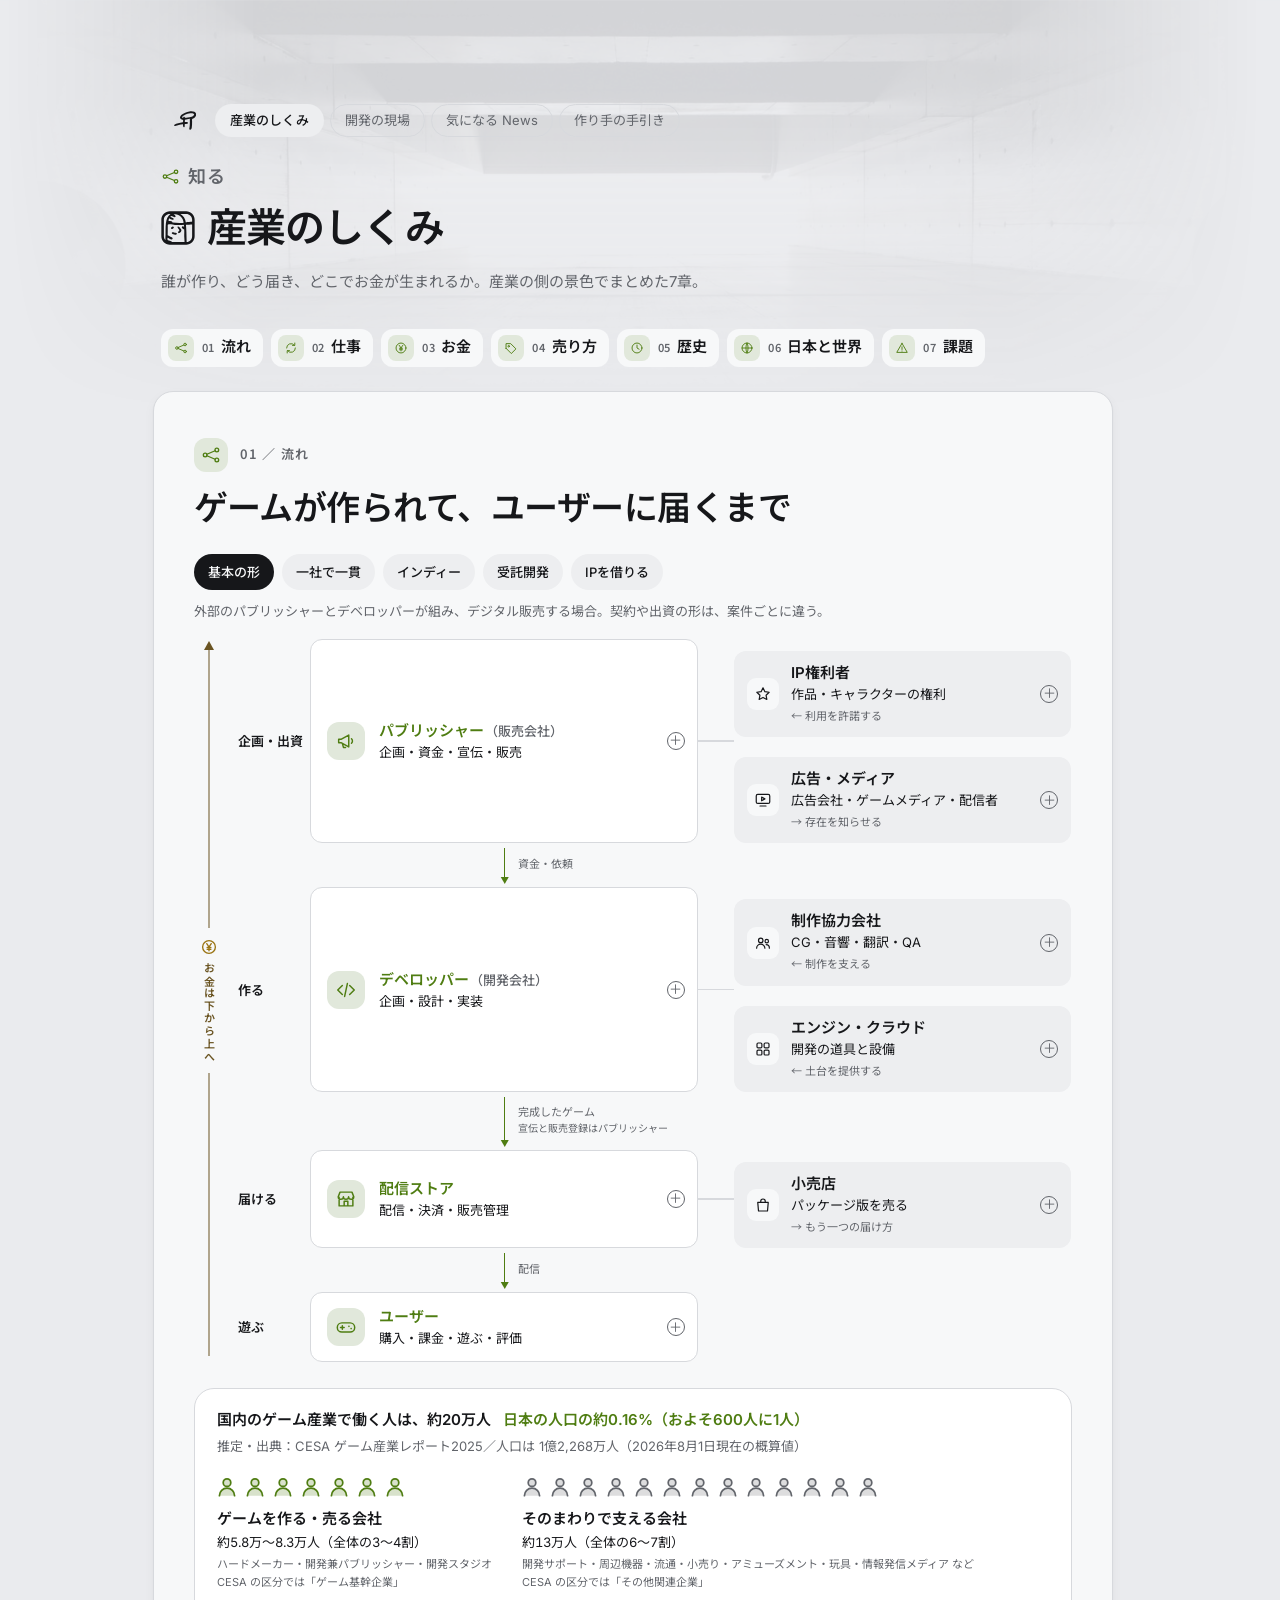
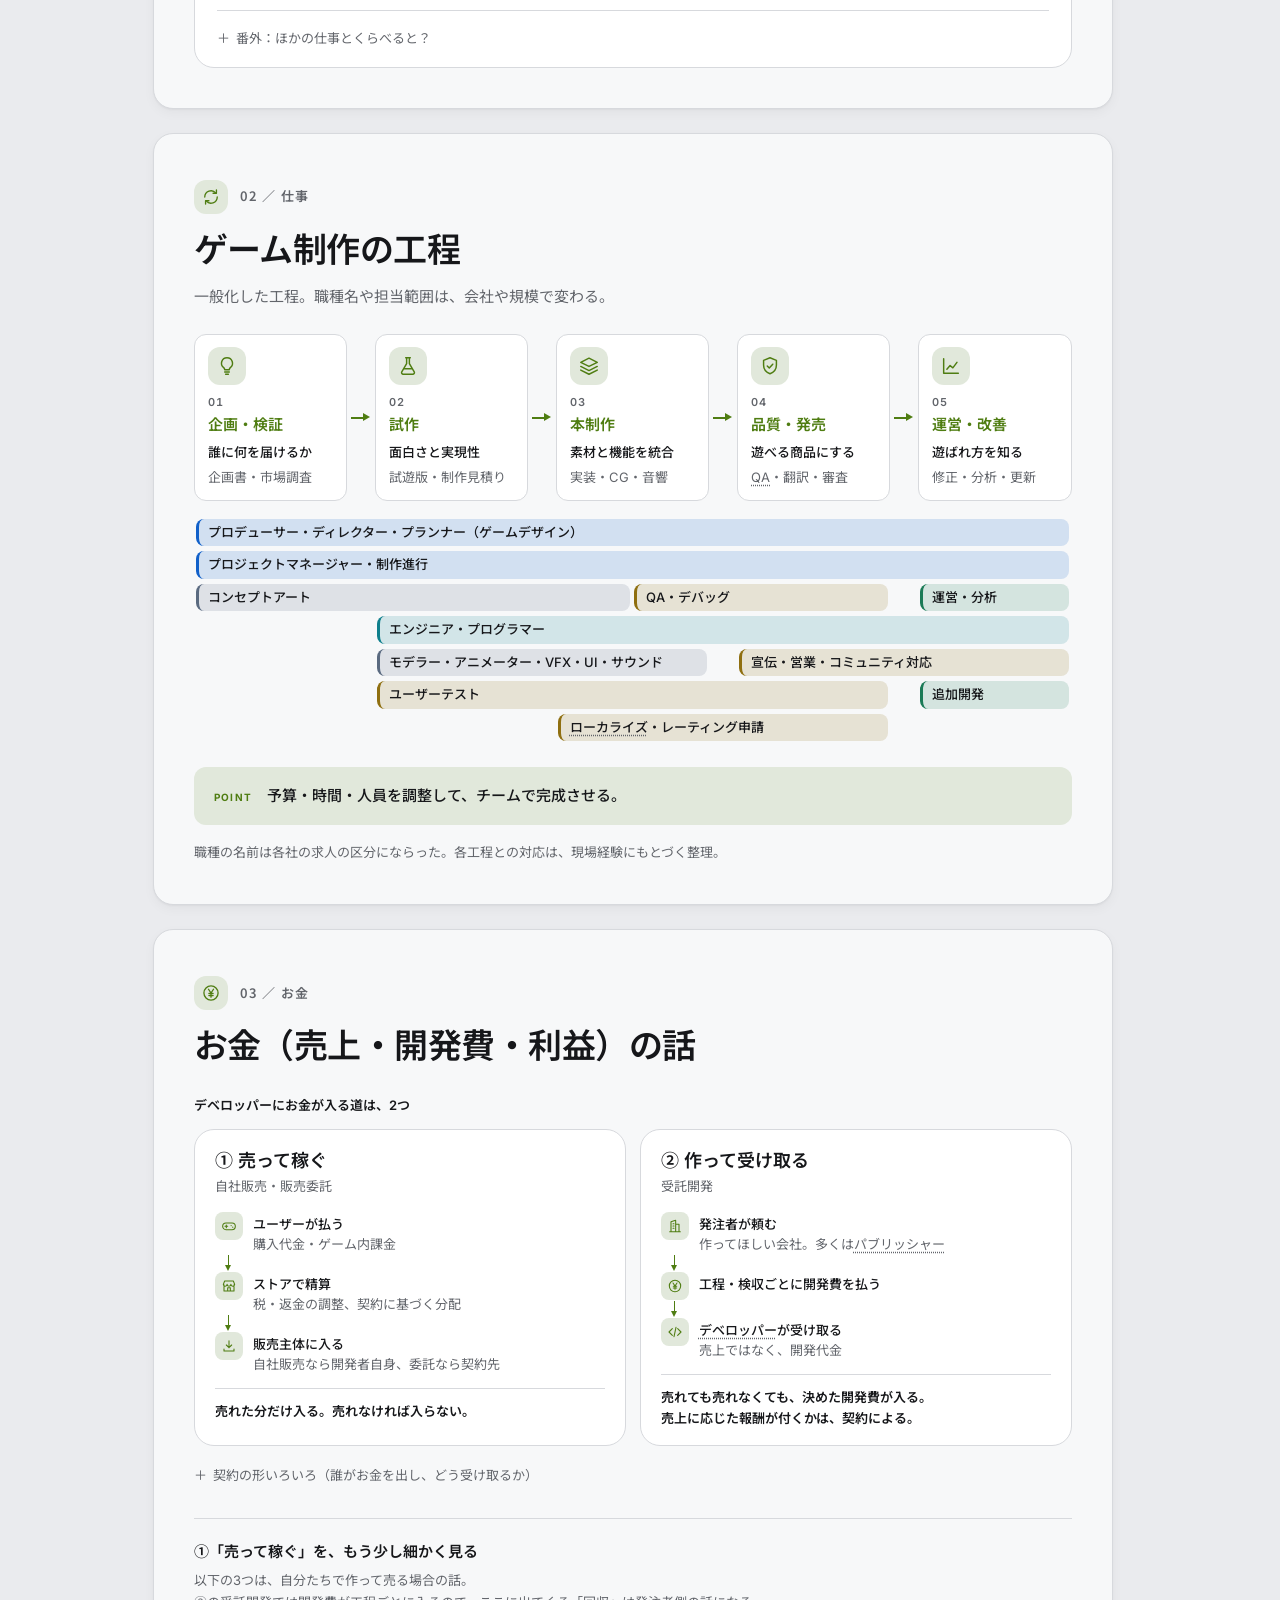
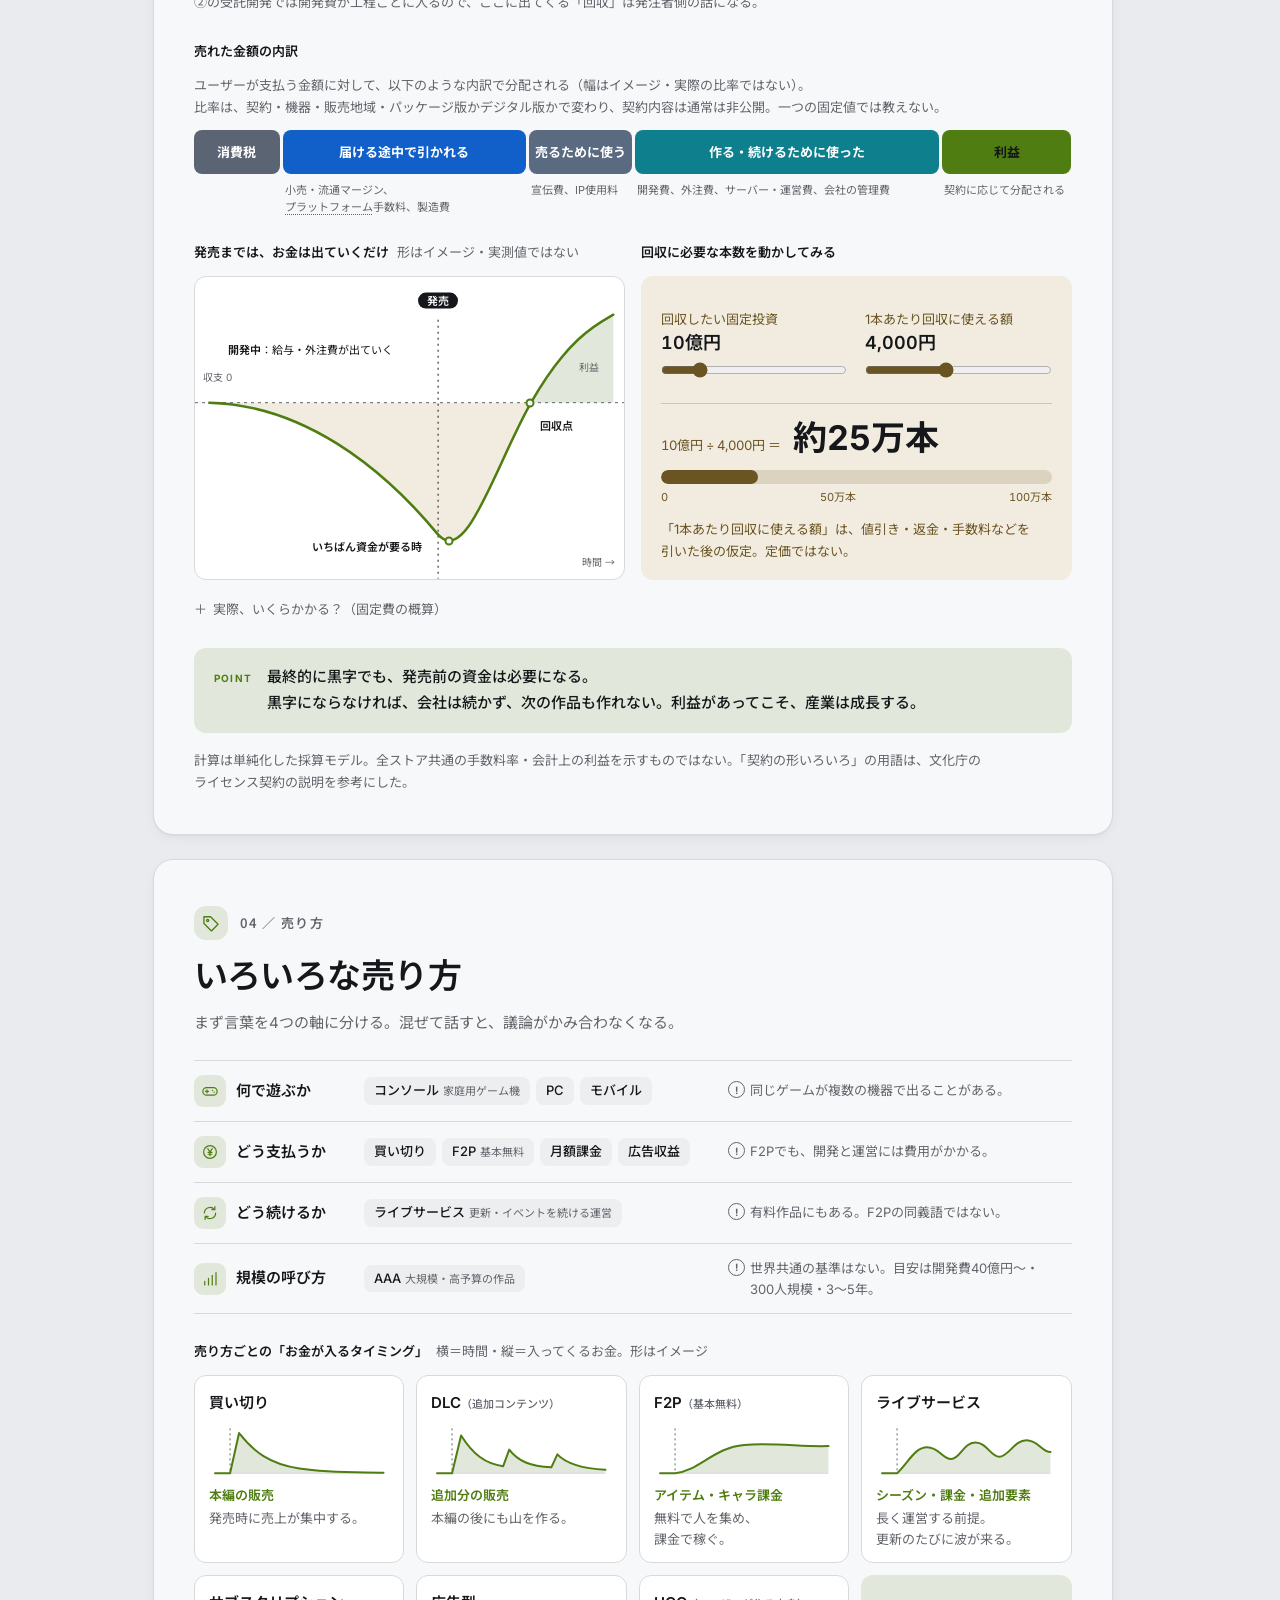
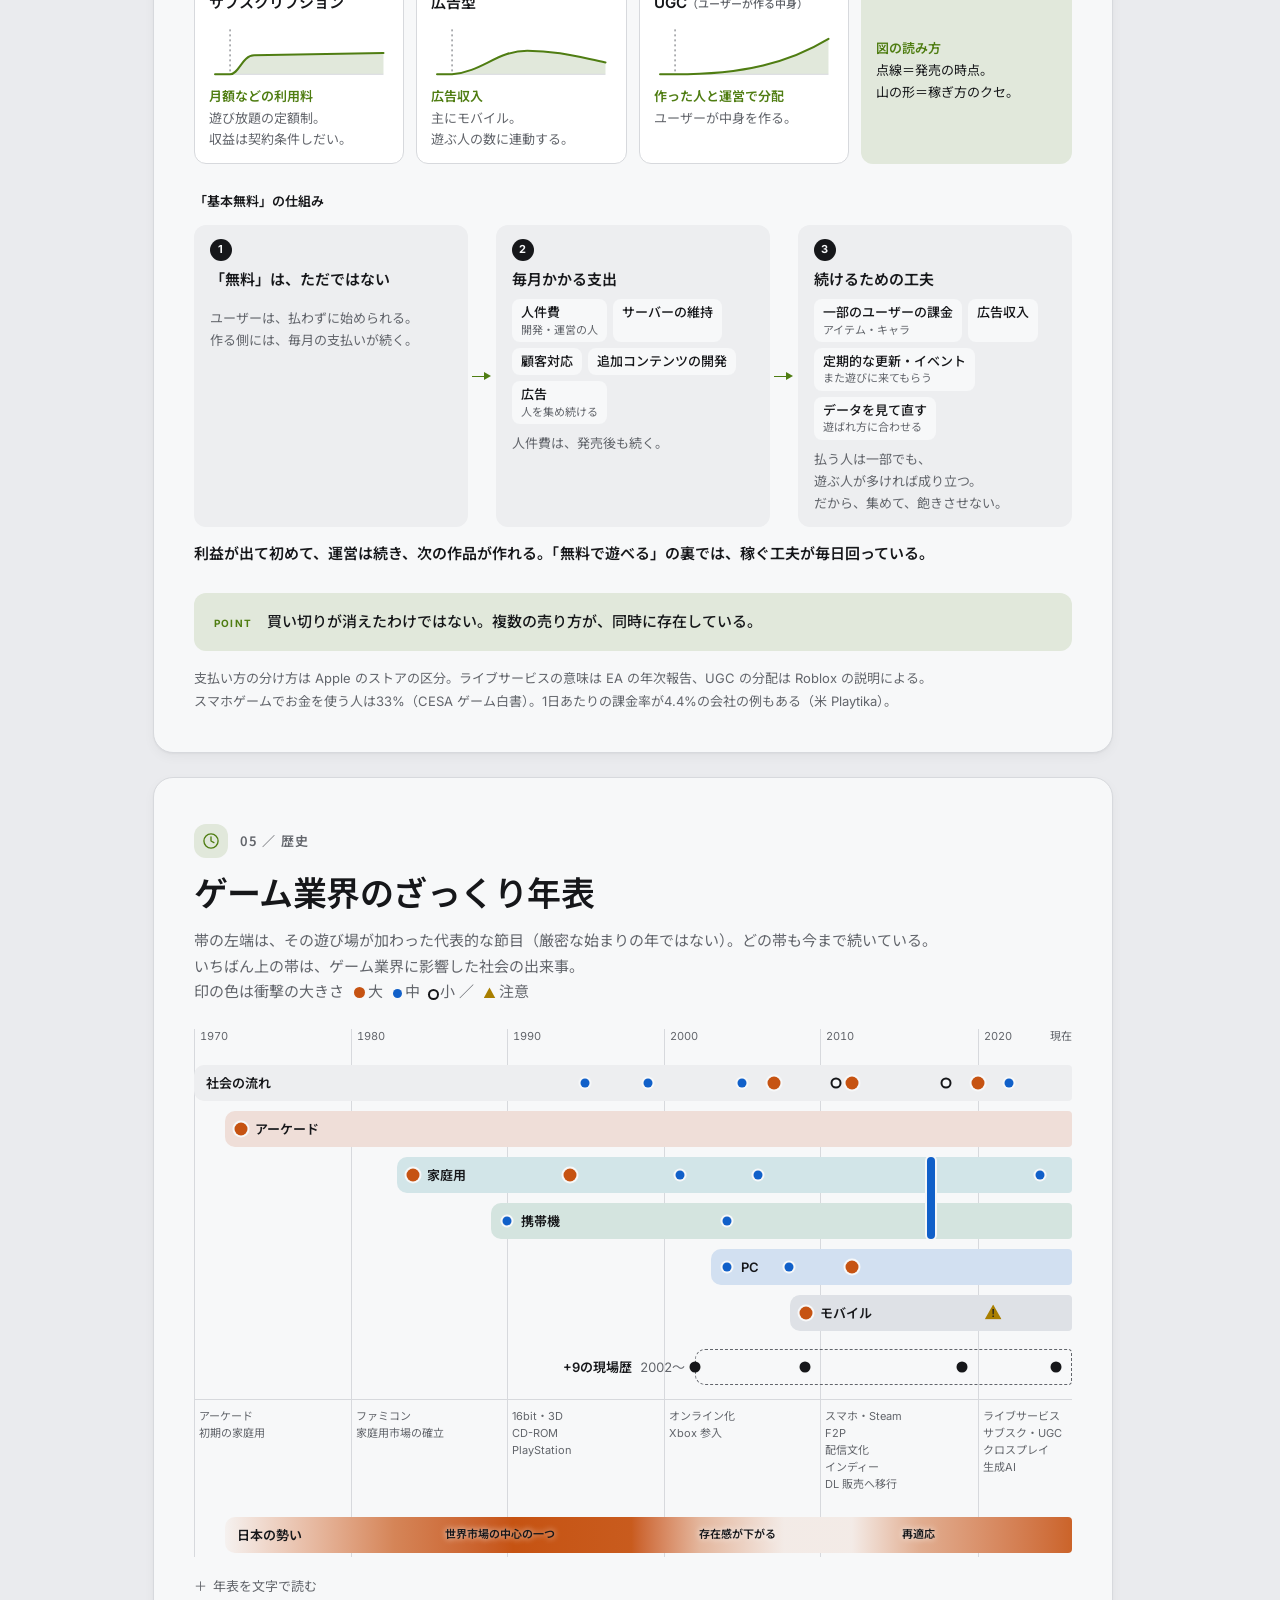
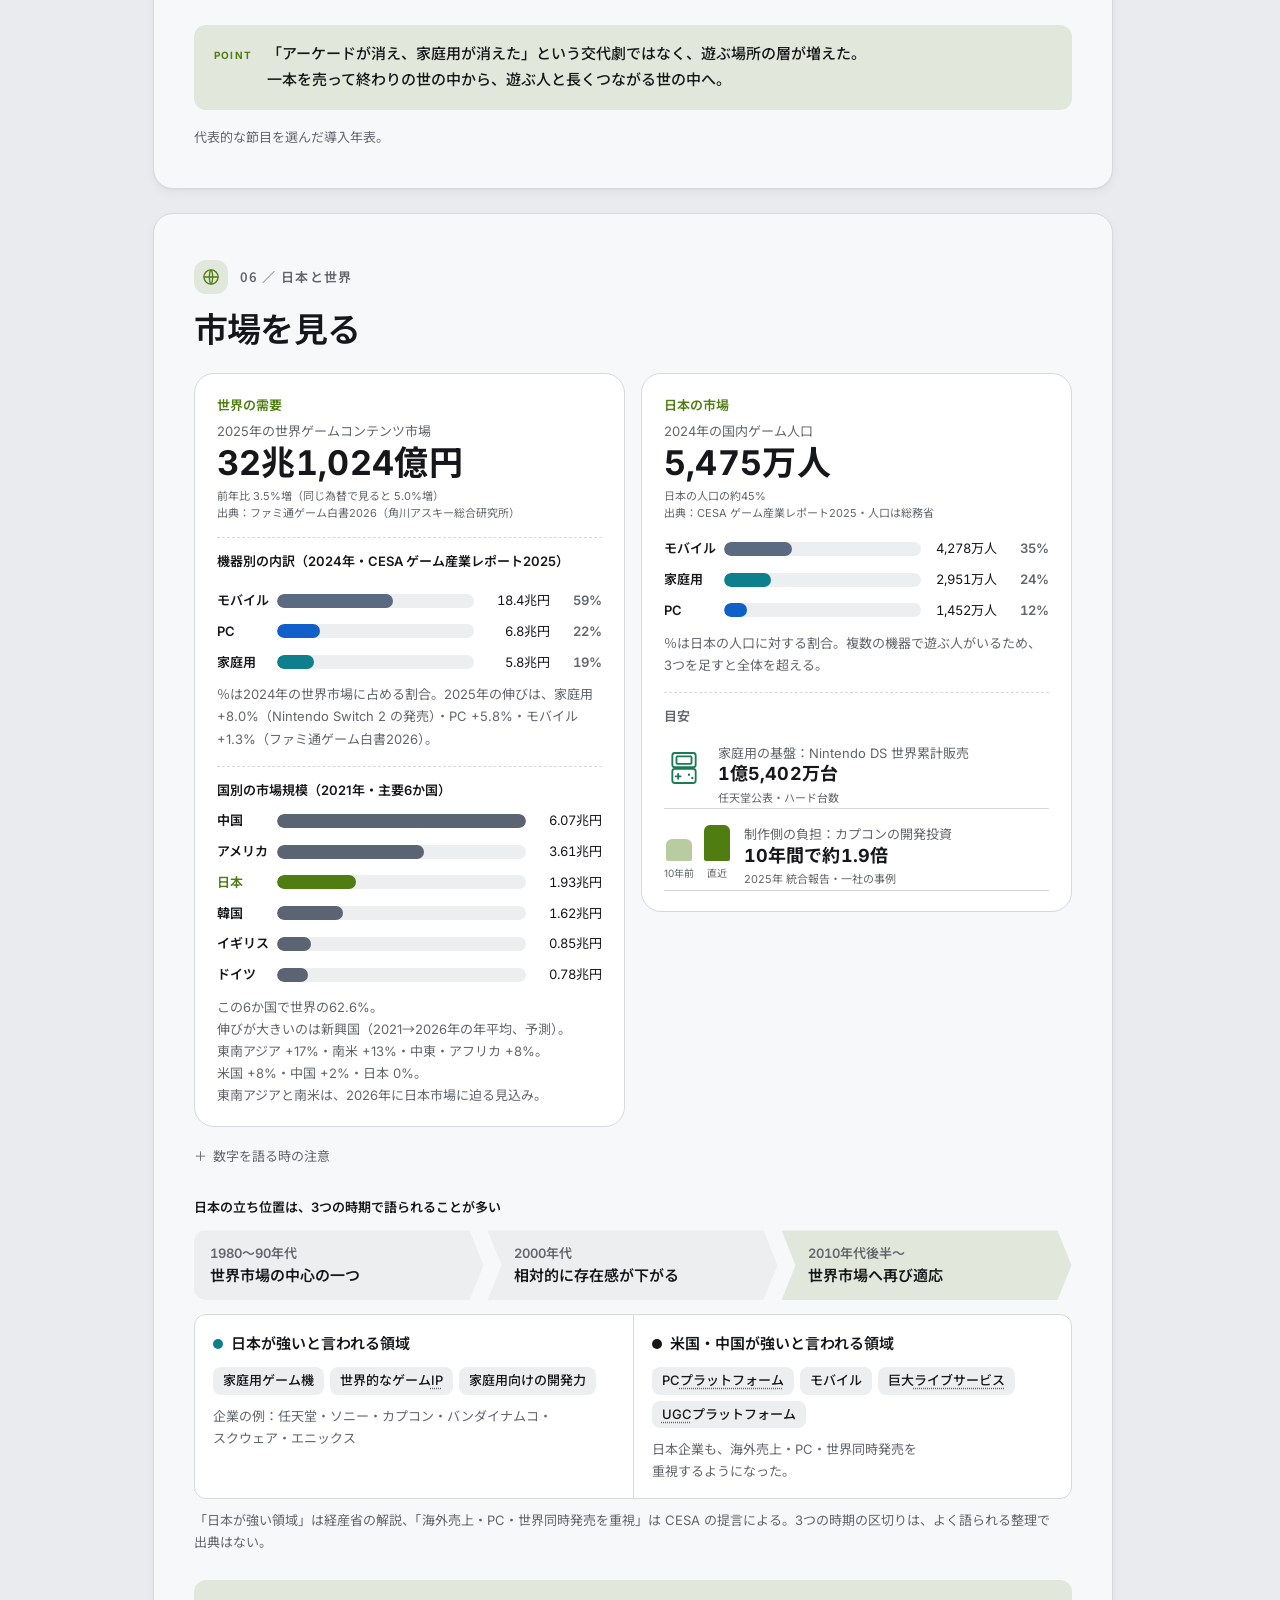
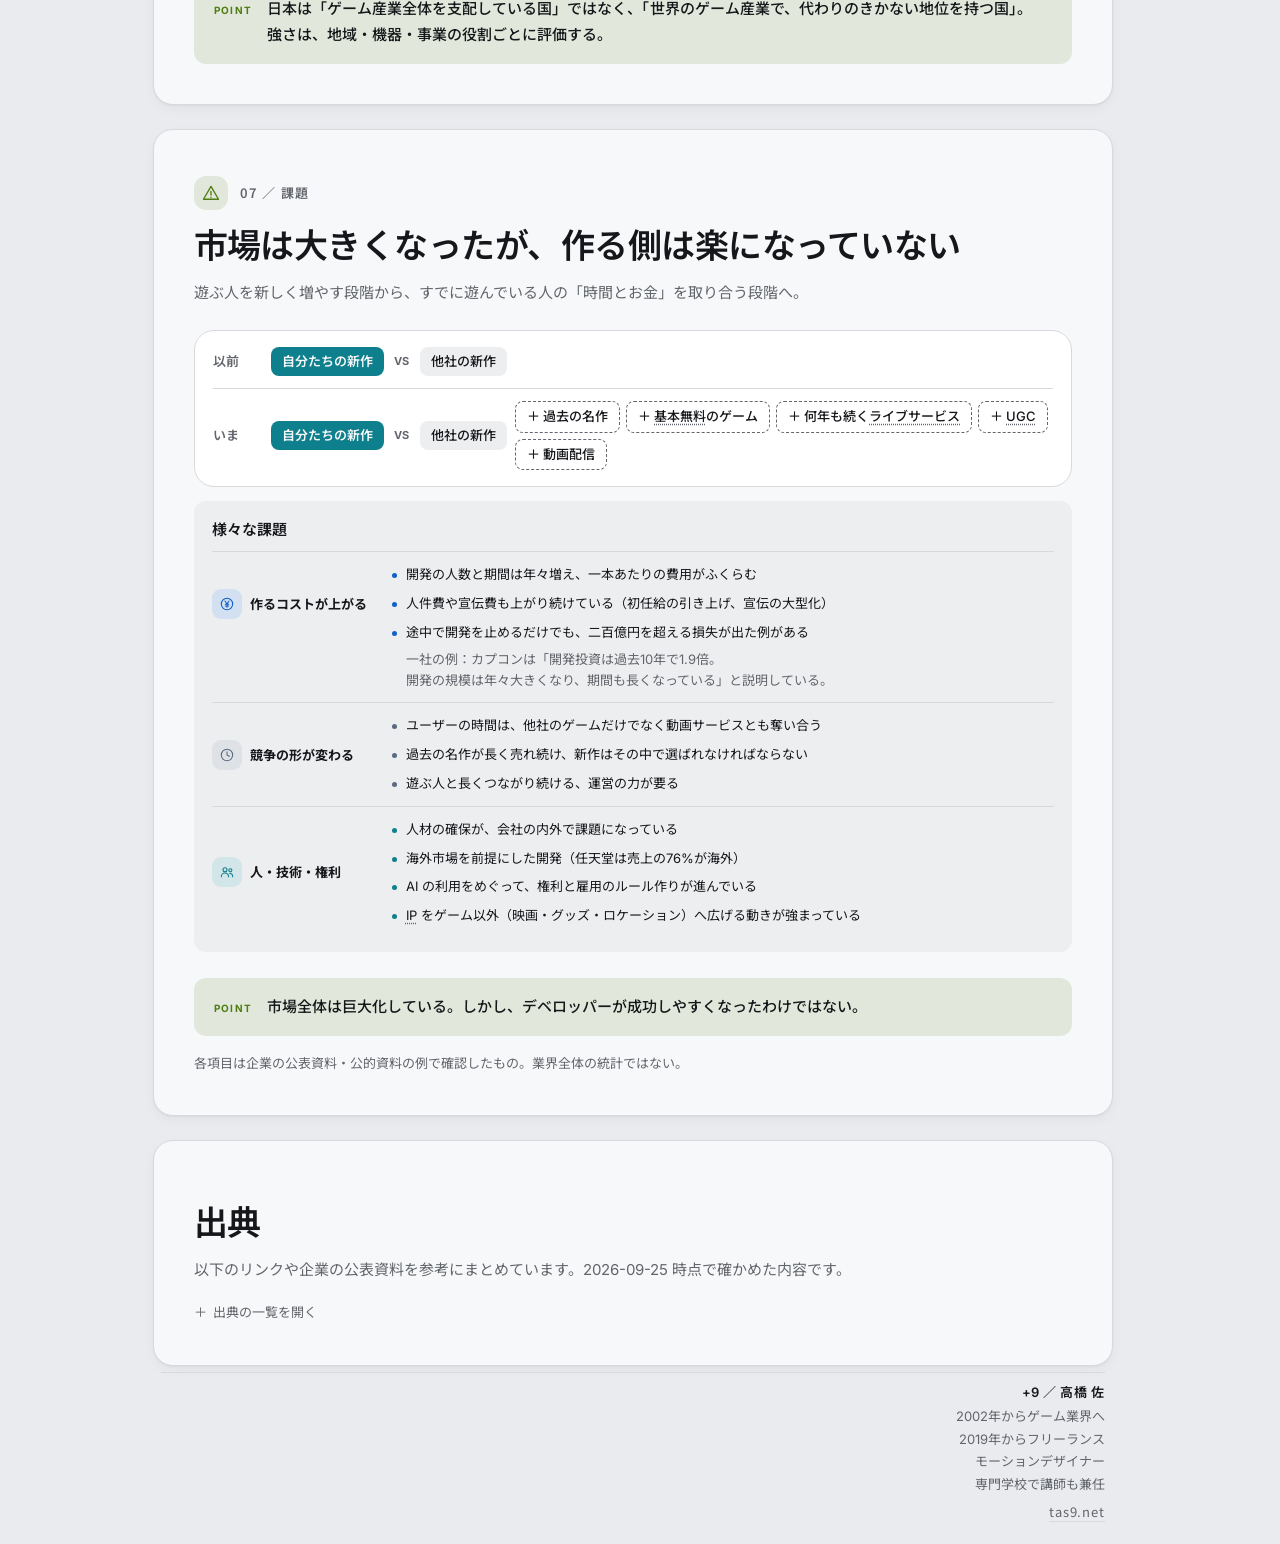
<file: industry.html>
<!doctype html>
<html lang="ja">
<head>
<meta charset="utf-8">
<!-- 運用ルールと宿題は CLAUDE.md。事実の原本は「出典」のリンク先（数字を直す時は原典を開いて確かめる） -->
<meta name="viewport" content="width=device-width,initial-scale=1">
<title>ゲーム産業のしくみ：市場規模・お金の流れ・歴史 ｜ ゲーム業界の理解を深める地図</title>
<meta name="description" content="誰が作り、どう届き、どこでお金が生まれるか。流れ・仕事・お金・売り方・歴史・日本と世界・課題の7章。">
<meta property="og:type" content="article">
<meta property="og:title" content="産業のしくみ">
<meta property="og:description" content="誰が作り、どう届き、どこでお金が生まれるか。流れ・仕事・お金・売り方・歴史・日本と世界・課題の7章。">
<meta property="og:url" content="https://notes.tas9.net/industry.html">
<meta property="og:site_name" content="ゲーム業界の理解を深める地図">
<meta property="og:locale" content="ja_JP">
<meta property="og:image" content="https://notes.tas9.net/og-industry.png">
<meta property="og:image:width" content="1200">
<meta property="og:image:height" content="630">
<meta property="og:image:alt" content="産業のしくみ">
<link rel="canonical" href="https://notes.tas9.net/industry.html">
<meta name="twitter:card" content="summary_large_image">
<link rel="icon" href="data:image/svg+xml;utf8,<svg xmlns='http://www.w3.org/2000/svg' viewBox='104 129 105 89'><style>path{fill:%23333}@media (prefers-color-scheme:dark){path{fill:%23f5f5f7}}</style><path d='M176.0366,130.8232c-12.7488,2.0014-26.8024,7.6128-36.4664,15.6061-11.2927,10.4-10.2545,23.0626,7.1971,24.2507-.1219,2.8139-.313,5.8846-.3845,8.7311.098,1.6658.0058,2.6135-1.9803,2.7731-13.8904,2.7385-28.4505,4.9224-38.4208,11.546-.5634.1345-.5432.4985-.7303.8776-.1321.2675-.2402.5534-.2346.8517.1805,9.4435,15.2324.6668,20.8776-.289,6.5802-1.0276,13.6384-3.8511,20.1526-3.8411.1212,5.55.2944,14.6605,5.758,13.9257,3.9485-1.0272,1.507-9.018,2.639-12.9664-1.9142-5.1835,17.9977.4855,14.3948-9.1232-1.9492-3.3911-9.3795-2.2475-14.1548-2.1609.1599-3.5212.3199-7.0434.4798-10.5646,8.7144-.9588,14.6201-1.949,23.0324-4.562.295,11.596.5525,26.7108-1.1542,38.2311-.0275,3.3588-2.2057,6.8232-1.0253,10.0197,5.7303,7.3846,11.2675-2.4999,11.2827-8.2081,1.4005-8.3205,1.4758-17.6229,1.4515-27.0773.6795-4.2975-2.6248-10.9072,2.1598-12.9647,28.8408-14.3216,20.0151-40.3267-14.8742-35.0555ZM191.6307,154.1128c-1.4825.6987-3.4545,2.5314-4.5665,1.4816-.1877-.1772-.4628-.2456-.7176-.2036-6.6749,1.1013-11.6011,3.1055-17.7178,3.8529-4.3312.5755-9.2273,2.0431-13.4649,1.5919-.4554-.5104-.1702-1.961-.4799-2.6411-.9835-1.3435-2.2745-2.5884-4.0782-1.9208-2.2845.19-2.7604,2.7097-3.359,4.8023-15.0419.0143,5.1118-12.4051,8.1573-14.1659,6.9716-3.2369,15.7759-6.2043,24.4709-7.2037,14.1142-.731,26.5272,2.8245,11.7557,14.4062Z'/></svg>">
<meta name="theme-color" content="#f5f5f7" media="(prefers-color-scheme: light)">
<meta name="theme-color" content="#1d1d1f" media="(prefers-color-scheme: dark)">
<link rel="preconnect" href="https://fonts.googleapis.com">
<link rel="preconnect" href="https://fonts.gstatic.com" crossorigin>
<link rel="stylesheet" href="https://fonts.googleapis.com/css2?family=Inter:wght@400;500;600;700&family=Noto+Sans+JP:wght@400;500;600;700&display=swap">
<link rel="stylesheet" href="style.css?v=20261007c">
<script type="application/ld+json">
{
 "@context": "https://schema.org",
 "@type": "Article",
 "url": "https://notes.tas9.net/industry.html",
 "headline": "産業のしくみ",
 "description": "誰が作り、どう届き、どこでお金が生まれるか。流れ・仕事・お金・売り方・歴史・日本と世界・課題の7章。",
 "inLanguage": "ja",
 "image": "https://notes.tas9.net/og-industry.png",
 "author": {
  "@type": "Person",
  "name": "+9",
  "url": "https://takahashi.tas9.net/"
 },
 "publisher": {
  "@type": "Person",
  "name": "+9",
  "url": "https://takahashi.tas9.net/"
 },
 "isPartOf": {
  "@type": "WebSite",
  "name": "ゲーム業界の理解を深める地図",
  "url": "https://notes.tas9.net/"
 },
 "datePublished": "2026-09-21",
 "dateModified": "2026-09-23"
}
</script>
</head>
<body>

<!-- アイコン置き場（線画・24px 方眼。<use href="#i-…"> で呼ぶ） -->
<svg width="0" height="0" style="position:absolute" aria-hidden="true" focusable="false">
  <defs>
    <symbol id="i-net" viewBox="0 0 24 24"><circle cx="5" cy="12" r="2.2"/><circle cx="19" cy="6" r="2.2"/><circle cx="19" cy="18" r="2.2"/><path d="M7.1 11.1l9.8-4.2M7.1 12.9l9.8 4.2"/></symbol>
    <symbol id="i-loop" viewBox="0 0 24 24"><path d="M19.5 12a7.5 7.5 0 01-13.3 4.7M4.5 12a7.5 7.5 0 0113.3-4.7"/><path d="M18.5 3.5v4h-4M5.5 20.5v-4h4"/></symbol>
    <symbol id="i-yen" viewBox="0 0 24 24"><circle cx="12" cy="12" r="8.5"/><path d="M9 7.5l3 4.5 3-4.5M12 12v5M9.5 12.5h5M9.5 15h5"/></symbol>
    <symbol id="i-clock" viewBox="0 0 24 24"><circle cx="12" cy="12" r="8.5"/><path d="M12 7v5l3.5 2"/></symbol>
    <symbol id="i-globe" viewBox="0 0 24 24"><circle cx="12" cy="12" r="8.5"/><path d="M3.5 12h17M12 3.5c2.6 2.8 2.6 14.2 0 17M12 3.5c-2.6 2.8-2.6 14.2 0 17"/></symbol>
    <symbol id="i-dev" viewBox="0 0 24 24"><path d="M8 7l-5 5 5 5M16 7l5 5-5 5M13.5 5l-3 14"/></symbol>
    <symbol id="i-pub" viewBox="0 0 24 24"><path d="M4 10v4h3l8 4.5v-13L7 10H4zM18 9.5a3.5 3.5 0 010 5M8 14.5l1.2 4.5h2.3"/></symbol>
    <symbol id="i-store" viewBox="0 0 24 24"><path d="M4.5 10v9.5h15V10M3.5 9.5l2-5h13l2 5M3.5 9.5a2.83 2.83 0 005.67 0 2.83 2.83 0 005.66 0 2.83 2.83 0 005.67 0M10 19.5v-5h4v5"/></symbol>
    <symbol id="i-player" viewBox="0 0 24 24"><rect x="2.5" y="7.5" width="19" height="10" rx="5"/><path d="M8 10.5v4M6 12.5h4"/><circle cx="15.2" cy="11.3" r=".9" fill="currentColor" stroke="none"/><circle cx="17.6" cy="13.7" r=".9" fill="currentColor" stroke="none"/></symbol>
    <symbol id="i-team" viewBox="0 0 24 24"><circle cx="9" cy="8.5" r="3"/><path d="M3.5 19a5.5 5.5 0 0111 0"/><circle cx="17" cy="9.5" r="2.3"/><path d="M16.2 14.2a4.6 4.6 0 014.3 4.8"/></symbol>
    <symbol id="i-ip" viewBox="0 0 24 24"><path d="M12 3.8l2.5 5.1 5.7.8-4.1 4 1 5.6-5.1-2.7-5.1 2.7 1-5.6-4.1-4 5.7-.8z"/></symbol>
    <symbol id="i-grid" viewBox="0 0 24 24"><rect x="4" y="4" width="6.5" height="6.5" rx="1.5"/><rect x="13.5" y="4" width="6.5" height="6.5" rx="1.5"/><rect x="4" y="13.5" width="6.5" height="6.5" rx="1.5"/><rect x="13.5" y="13.5" width="6.5" height="6.5" rx="1.5"/></symbol>
    <symbol id="i-bulb" viewBox="0 0 24 24"><path d="M9.5 18.5h5M10.5 21h3M12 3a6 6 0 00-3.6 10.8c.7.6 1.1 1.3 1.1 2.2h5c0-.9.4-1.6 1.1-2.2A6 6 0 0012 3z"/></symbol>
    <symbol id="i-flask" viewBox="0 0 24 24"><path d="M9.5 3h5M10.5 3v6.5L5.2 18.3A1.8 1.8 0 006.8 21h10.4a1.8 1.8 0 001.6-2.7L13.5 9.5V3M8 15h8"/></symbol>
    <symbol id="i-layers" viewBox="0 0 24 24"><path d="M12 3.5l9 4.5-9 4.5-9-4.5 9-4.5zM3 12.5l9 4.5 9-4.5M3 16.5l9 4.5 9-4.5"/></symbol>
    <symbol id="i-shield" viewBox="0 0 24 24"><path d="M12 3l7 2.8v5.2c0 4.3-2.9 8-7 9.5-4.1-1.5-7-5.2-7-9.5V5.8L12 3z"/><path d="M9 12l2.2 2.2 3.8-4.2"/></symbol>
    <symbol id="i-chart" viewBox="0 0 24 24"><path d="M4 4v16h16M7.5 15.5l3.5-4 3 2.5 4.5-6"/></symbol>
    <symbol id="i-in" viewBox="0 0 24 24"><path d="M12 4v10.5M8 10.5l4 4 4-4M4.5 16.5v3h15v-3"/></symbol>
    <symbol id="i-client" viewBox="0 0 24 24"><path d="M4 20.5h16M6 20.5v-15l7-2v17M13 9.5h5v11M9 8.5h1.5M9 12h1.5M9 15.5h1.5"/></symbol>
    <symbol id="i-pie" viewBox="0 0 24 24"><path d="M11 5a8 8 0 108 8h-8V5z"/><path d="M14 3.3A8 8 0 0120.7 10H14V3.3z"/></symbol>
    <symbol id="i-pin" viewBox="0 0 24 24"><path d="M12 21s-6.5-5.6-6.5-10.5a6.5 6.5 0 0113 0C18.5 15.4 12 21 12 21z"/><circle cx="12" cy="10.5" r="2.3"/></symbol>
    <symbol id="i-gauge" viewBox="0 0 24 24"><path d="M4 17a8 8 0 0116 0"/><path d="M12 17l4-5.5"/><circle cx="12" cy="17" r="1" fill="currentColor" stroke="none"/></symbol>
    <symbol id="i-handheld" viewBox="0 0 24 24"><rect x="5" y="3" width="14" height="8.5" rx="1.5"/><rect x="5" y="12.5" width="14" height="8.5" rx="1.5"/><rect x="7.5" y="5" width="9" height="4.5" rx=".5"/><path d="M8.5 15.5v3M7 17h3"/><circle cx="15" cy="16" r=".7" fill="currentColor" stroke="none"/><circle cx="17" cy="18" r=".7" fill="currentColor" stroke="none"/></symbol>
    <symbol id="i-support" viewBox="0 0 24 24"><path d="M4 12a8 8 0 0116 0v5a2 2 0 01-2 2h-1v-6h3M4 12v5a2 2 0 002 2h1v-6H4"/></symbol>
    <symbol id="i-person" viewBox="0 0 24 24"><circle cx="12" cy="8" r="3.5"/><path d="M5 20a7 7 0 0114 0"/></symbol>
    <symbol id="i-bag" viewBox="0 0 24 24"><path d="M5 8.5h14l-1 11.5H6L5 8.5z"/><path d="M9 8.5V7a3 3 0 016 0v1.5"/></symbol>
    <symbol id="i-media" viewBox="0 0 24 24"><rect x="3" y="4.5" width="18" height="12" rx="2"/><path d="M10.2 8l4.3 2.5-4.3 2.5V8zM8 20h8"/></symbol>
    <symbol id="i-tag" viewBox="0 0 24 24"><path d="M3.5 12.5v-8h8l9 9-8 8-9-9z"/><circle cx="8" cy="9" r="1.3"/></symbol>
    <symbol id="i-alert" viewBox="0 0 24 24"><path d="M12 4l9 15.5H3L12 4z"/><path d="M12 10v4.5M12 17v.4"/></symbol>
    <symbol id="i-book" viewBox="0 0 24 24"><path d="M5 4.5h11a3 3 0 013 3v12H8a3 3 0 01-3-3v-12zM5 16.5a3 3 0 013-3h11"/></symbol>
    <symbol id="i-bars" viewBox="0 0 24 24"><path d="M5 20v-5M10 20V11M15 20V7M20 20V3.5"/></symbol>
    <symbol id="i-server" viewBox="0 0 24 24"><rect x="4" y="4" width="16" height="6.5" rx="1.5"/><rect x="4" y="13.5" width="16" height="6.5" rx="1.5"/><path d="M7.5 7.25h.5M7.5 16.75h.5"/></symbol>
  </defs>
</svg>

<nav class="toc" aria-label="目次">
  <div class="toc-pages">
    <a class="home" href="index.html" aria-label="地図のトップへ"><svg viewBox="104 129 105 89" role="img" aria-hidden="true"><path d="M176.0366,130.8232c-12.7488,2.0014-26.8024,7.6128-36.4664,15.6061-11.2927,10.4-10.2545,23.0626,7.1971,24.2507-.1219,2.8139-.313,5.8846-.3845,8.7311.098,1.6658.0058,2.6135-1.9803,2.7731-13.8904,2.7385-28.4505,4.9224-38.4208,11.546-.5634.1345-.5432.4985-.7303.8776-.1321.2675-.2402.5534-.2346.8517.1805,9.4435,15.2324.6668,20.8776-.289,6.5802-1.0276,13.6384-3.8511,20.1526-3.8411.1212,5.55.2944,14.6605,5.758,13.9257,3.9485-1.0272,1.507-9.018,2.639-12.9664-1.9142-5.1835,17.9977.4855,14.3948-9.1232-1.9492-3.3911-9.3795-2.2475-14.1548-2.1609.1599-3.5212.3199-7.0434.4798-10.5646,8.7144-.9588,14.6201-1.949,23.0324-4.562.295,11.596.5525,26.7108-1.1542,38.2311-.0275,3.3588-2.2057,6.8232-1.0253,10.0197,5.7303,7.3846,11.2675-2.4999,11.2827-8.2081,1.4005-8.3205,1.4758-17.6229,1.4515-27.0773.6795-4.2975-2.6248-10.9072,2.1598-12.9647,28.8408-14.3216,20.0151-40.3267-14.8742-35.0555ZM191.6307,154.1128c-1.4825.6987-3.4545,2.5314-4.5665,1.4816-.1877-.1772-.4628-.2456-.7176-.2036-6.6749,1.1013-11.6011,3.1055-17.7178,3.8529-4.3312.5755-9.2273,2.0431-13.4649,1.5919-.4554-.5104-.1702-1.961-.4799-2.6411-.9835-1.3435-2.2745-2.5884-4.0782-1.9208-2.2845.19-2.7604,2.7097-3.359,4.8023-15.0419.0143,5.1118-12.4051,8.1573-14.1659,6.9716-3.2369,15.7759-6.2043,24.4709-7.2037,14.1142-.731,26.5272,2.8245,11.7557,14.4062Z"/></svg></a>
    <a href="industry.html" aria-current="page">産業のしくみ</a>
    <a href="dev.html">開発の現場</a>
    <a href="news.html">気になる News</a>
    <a href="learn/portfolio.html">作り手の手引き</a>
  </div>
  <ul>
    <li><a href="#c1"><span class="n">01</span>流れ</a></li>
    <li><a href="#c2"><span class="n">02</span>仕事</a></li>
    <li><a href="#c3"><span class="n">03</span>お金</a></li>
    <li><a href="#c4"><span class="n">04</span>売り方</a></li>
    <li><a href="#c5"><span class="n">05</span>歴史</a></li>
    <li><a href="#c6"><span class="n">06</span>日本と世界</a></li>
    <li><a href="#c7"><span class="n">07</span>課題</a></li>
    <li><a href="#src">出典</a></li>
  </ul>
</nav>

<div class="hero-bg page" aria-hidden="true"><img src="hero.jpg?v=4" alt=""></div>

<div class="wrap">

<header class="top">
  <nav class="pages" aria-label="ページの切り替え">
 <a class="home" href="index.html" aria-label="地図のトップへ"><svg viewBox="104 129 105 89" role="img" aria-hidden="true"><path d="M176.0366,130.8232c-12.7488,2.0014-26.8024,7.6128-36.4664,15.6061-11.2927,10.4-10.2545,23.0626,7.1971,24.2507-.1219,2.8139-.313,5.8846-.3845,8.7311.098,1.6658.0058,2.6135-1.9803,2.7731-13.8904,2.7385-28.4505,4.9224-38.4208,11.546-.5634.1345-.5432.4985-.7303.8776-.1321.2675-.2402.5534-.2346.8517.1805,9.4435,15.2324.6668,20.8776-.289,6.5802-1.0276,13.6384-3.8511,20.1526-3.8411.1212,5.55.2944,14.6605,5.758,13.9257,3.9485-1.0272,1.507-9.018,2.639-12.9664-1.9142-5.1835,17.9977.4855,14.3948-9.1232-1.9492-3.3911-9.3795-2.2475-14.1548-2.1609.1599-3.5212.3199-7.0434.4798-10.5646,8.7144-.9588,14.6201-1.949,23.0324-4.562.295,11.596.5525,26.7108-1.1542,38.2311-.0275,3.3588-2.2057,6.8232-1.0253,10.0197,5.7303,7.3846,11.2675-2.4999,11.2827-8.2081,1.4005-8.3205,1.4758-17.6229,1.4515-27.0773.6795-4.2975-2.6248-10.9072,2.1598-12.9647,28.8408-14.3216,20.0151-40.3267-14.8742-35.0555ZM191.6307,154.1128c-1.4825.6987-3.4545,2.5314-4.5665,1.4816-.1877-.1772-.4628-.2456-.7176-.2036-6.6749,1.1013-11.6011,3.1055-17.7178,3.8529-4.3312.5755-9.2273,2.0431-13.4649,1.5919-.4554-.5104-.1702-1.961-.4799-2.6411-.9835-1.3435-2.2745-2.5884-4.0782-1.9208-2.2845.19-2.7604,2.7097-3.359,4.8023-15.0419.0143,5.1118-12.4051,8.1573-14.1659,6.9716-3.2369,15.7759-6.2043,24.4709-7.2037,14.1142-.731,26.5272,2.8245,11.7557,14.4062Z"/></svg></a>
  <a href="industry.html" aria-current="page">産業のしくみ</a>
  <a href="dev.html">開発の現場</a>
  <a href="news.html">気になる News</a>
  <a href="learn/portfolio.html">作り手の手引き</a>
</nav>
  <p class="eyebrow"><svg class="ic" viewBox="0 0 24 24" aria-hidden="true"><circle cx="5" cy="12" r="2.2"/><circle cx="19" cy="6" r="2.2"/><circle cx="19" cy="18" r="2.2"/><path d="M7.1 11.1l9.8-4.2M7.1 12.9l9.8 4.2"/></svg>知る</p>
  <div class="title-row">
    <svg class="chara" viewBox="73 133 94 94" role="img" aria-hidden="true"><path fill="currentColor" d="M142.64,133.95h-45.29c-12.9,0-23.4,10.5-23.4,23.4v45.29c0,12.9,10.5,23.4,23.4,23.4h45.29c12.91,0,23.4-10.5,23.4-23.4v-45.29c0-12.9-10.5-23.4-23.4-23.4ZM159.05,157.36v4.97c-.33.01-.66.04-1.01.07-27.22.72-10.09,7.95-21.6-12.24-2.58-3.52-5.97-6.74-9.76-9.21h15.96c9.04,0,16.4,7.36,16.4,16.4ZM103.42,218.32c-3.32-2.83-8.21-3.45-12.24-5.28-.03-1.22-.51-4.96,0-5.52-.85-3.3,9.43,5.86,11.52,4.08,1.68-.04,3.55-2.76,1.92-4.08-.52-1.68-2.7-1.61-3.36-2.4-3.46-.88-5.43-3.7-9.84-4.8.42-9.02.19-18.69.24-28.08-.71-5.09,16.25-.73,19.68-.72,7.08.26,14,.07,21.36,0,5.13-1.36,3.78,2.41,4.08,5.76-.69-.41-3.34-3.05-4.8-1.68-4.28,2.42,1.76,7.35,5.04,7.68.83,7.12-.06,13.79.24,21.12.43,4.78.75,9.7.84,14.65h-34.56c-.02-.23-.05-.48-.12-.73ZM103.56,151.6c-1.39-.61-2.67-1.65-5.04-1.92,2.5-4.57,3.89-2.47,7.44-1.2,8,5.07,11.03-2.64,1.68-5.76,13.64-4.13,26.7,10.16,27.6,20.64.38,3.52-1.11,2.26-3.12,2.64-9.47.02-18.37.23-27.36-.96.04-5.24-7.3-3.83-11.04-5.28.42-2.07,1.24-5.39,2.64-6.48,1.88,2.87,8.55,5.57,11.52,3.12,1.35-3.29-2.19-4.24-4.32-4.8ZM80.95,157.36c0-9.04,7.36-16.4,16.4-16.4h1.99s-.07.06-.1.09c-15.9,10.89-13.03,36.84-13.68,56.88-.27,5.17-.38,10.4-.39,15.67-2.61-2.91-4.22-6.74-4.22-10.94v-45.29ZM143.94,218.98c-.08-9.07-.66-18.21-.68-27.01.03-5.99-.76-11.87-1.06-18.05-.02-2.74-.95-2.96,2.4-2.64,3.95-.2,7.73-.37,11.04-.96,1.13-.16,2.29-.15,3.41-.16v32.48c0,8.61-6.67,15.67-15.1,16.34Z M108.6,177.76c-1.42-4.99-9.21-.66-8.16,3.84,2.14,3.36,7.88-.79,8.16-3.84Z M109.08,192.16c-1.73-.32-3.08-.59-4.8-.48-.92.4-2.29,2.51-.96,3.6,1.93,2.85,13.65,5.46,13.68-.24-1.01-3.18-5.92-1.55-7.92-2.88Z M118.68,176.8c-.22,3.93,3.42,5.88,5.28,9.12-.17,1.25-1.86,2.81-2.64,3.6-1.77,1.06-1.15,3.46,0,4.56,4.24,1.1,8.64-4.57,8.16-8.64-1.89-2.76-6.76-12.35-10.8-8.64Z"/></svg>
    <h1>産業のしくみ</h1>
  </div>
  <p class="lead">誰が作り、どう届き、どこでお金が生まれるか。産業の側の景色でまとめた7章。</p>

  <ul class="chapters" id="chapters">
    <li><a href="#c1"><span class="ico"><svg class="ic"><use href="#i-net"/></svg></span><span class="tt"><span class="n">01</span><b>流れ</b></span></a></li>
    <li><a href="#c2"><span class="ico"><svg class="ic"><use href="#i-loop"/></svg></span><span class="tt"><span class="n">02</span><b>仕事</b></span></a></li>
    <li><a href="#c3"><span class="ico"><svg class="ic"><use href="#i-yen"/></svg></span><span class="tt"><span class="n">03</span><b>お金</b></span></a></li>
    <li><a href="#c4"><span class="ico"><svg class="ic"><use href="#i-tag"/></svg></span><span class="tt"><span class="n">04</span><b>売り方</b></span></a></li>
    <li><a href="#c5"><span class="ico"><svg class="ic"><use href="#i-clock"/></svg></span><span class="tt"><span class="n">05</span><b>歴史</b></span></a></li>
    <li><a href="#c6"><span class="ico"><svg class="ic"><use href="#i-globe"/></svg></span><span class="tt"><span class="n">06</span><b>日本と世界</b></span></a></li>
    <li><a href="#c7"><span class="ico"><svg class="ic"><use href="#i-alert"/></svg></span><span class="tt"><span class="n">07</span><b>課題</b></span></a></li>
  </ul>

</header>

<!-- 01 流れ -->
<section class="ch" id="c1">
  <div class="ch-head"><span class="ico"><svg class="ic"><use href="#i-net"/></svg></span><span class="ch-no">01 ／ 流れ</span></div>
  <h2>ゲームが作られて、ユーザーに届くまで</h2>

  <div class="fig">
    <div class="types-row">
      <ul class="types" id="types" aria-label="会社のタイプで塗り分ける">
        <li><button type="button" data-type="base" aria-pressed="true">基本の形</button></li>
        <li><button type="button" data-type="all" aria-pressed="false">一社で一貫</button></li>
        <li><button type="button" data-type="indie" aria-pressed="false">インディー</button></li>
        <li><button type="button" data-type="work" aria-pressed="false">受託開発</button></li>
        <li><button type="button" data-type="ip" aria-pressed="false">IPを借りる</button></li>
      </ul>
    </div>
    <p class="type-cap" id="typeCap" aria-live="polite">外部のパブリッシャーとデベロッパーが組み、デジタル販売する場合。契約や出資の形は、案件ごとに違う。</p>
    <div class="chain" id="map">
      <div class="rail" aria-hidden="true"><span><svg class="ic"><use href="#i-yen"/></svg>お金は下から上へ</span></div>
      <div class="stages">
        <div class="stage">
          <div class="stage-k">企画・出資</div>
          <button type="button" class="node" data-role="pub" data-note="資金を出し、完成したゲームを宣伝して売る会社。ストアへの販売登録も行う。&#10;企画は、パブリッシャーが立てて制作を依頼する場合と、デベロッパーが持ち込む場合がある。&#10;資金も、いつもパブリッシャーが出すとは限らない（自社資金や外部からの投資もある）。"><span class="ico"><svg class="ic"><use href="#i-pub"/></svg></span><span class="tx"><span class="nt">パブリッシャー<small>（販売会社）</small></span><span class="nd">企画・資金・宣伝・販売</span></span><span class="more" aria-hidden="true">＋</span></button>
          <div class="link" aria-hidden="true"></div>
          <div class="helpers">
            <button type="button" class="node sub" data-role="ip" data-note="原作やキャラクターの利用を許諾し、対価を受け取る。&#10;IPを持つ会社と、実際に制作する会社が同じとは限らない。"><span class="ico"><svg class="ic"><use href="#i-ip"/></svg></span><span class="tx"><span class="nt">IP権利者</span><span class="nd">作品・キャラクターの権利</span><span class="rel">← 利用を許諾する</span></span><span class="more" aria-hidden="true">＋</span></button>
            <button type="button" class="node sub" data-note="ゲームの存在をユーザーに知らせる。&#10;広告、記事、動画配信など。"><span class="ico"><svg class="ic"><use href="#i-media"/></svg></span><span class="tx"><span class="nt">広告・メディア</span><span class="nd">広告会社・ゲームメディア・配信者</span><span class="rel">→ 存在を知らせる</span></span><span class="more" aria-hidden="true">＋</span></button>
          </div>
        </div>
        <div class="down"><div class="arr-v">資金・依頼</div></div>
        <div class="stage">
          <div class="stage-k">作る</div>
          <button type="button" class="node" data-role="dev" data-note="ゲームを実際に作る会社・チーム。&#10;パブリッシャーの資金と依頼で作る場合と、自分の資金で作る場合がある。"><span class="ico"><svg class="ic"><use href="#i-dev"/></svg></span><span class="tx"><span class="nt">デベロッパー<small>（開発会社）</small></span><span class="nd">企画・設計・実装</span></span><span class="more" aria-hidden="true">＋</span></button>
          <div class="link" aria-hidden="true"></div>
          <div class="helpers">
            <button type="button" class="node sub" data-note="制作の一部を分担する外部の会社。&#10;デベロッパーから仕事を受けて、素材や作業を納める。&#10;翻訳や QA は、パブリッシャーが手配することも多い。"><span class="ico"><svg class="ic"><use href="#i-team"/></svg></span><span class="tx"><span class="nt">制作協力会社</span><span class="nd">CG・音響・翻訳・QA</span><span class="rel">← 制作を支える</span></span><span class="more" aria-hidden="true">＋</span></button>
            <button type="button" class="node sub" data-note="ゲームエンジンやサーバーなど、開発と運営の土台を提供する会社。"><span class="ico"><svg class="ic"><use href="#i-grid"/></svg></span><span class="tx"><span class="nt">エンジン・クラウド</span><span class="nd">開発の道具と設備</span><span class="rel">← 土台を提供する</span></span><span class="more" aria-hidden="true">＋</span></button>
          </div>
        </div>
        <div class="down"><div class="arr-v"><span>完成したゲーム<small>宣伝と販売登録はパブリッシャー</small></span></div></div>
        <div class="stage">
          <div class="stage-k">届ける</div>
          <button type="button" class="node" data-role="store" data-note="ゲームを配信し、支払いを受け付ける場。&#10;Steam、各ゲーム機のストア、スマホのアプリストアなど。&#10;たとえば Steam では、発売の前にストアページとゲーム本体の審査がある。&#10;ゲーム機やスマホのストアにも、それぞれの審査がある。"><span class="ico"><svg class="ic"><use href="#i-store"/></svg></span><span class="tx"><span class="nt">配信ストア</span><span class="nd">配信・決済・販売管理</span></span><span class="more" aria-hidden="true">＋</span></button>
          <div class="link" aria-hidden="true"></div>
          <div class="helpers">
            <button type="button" class="node sub" data-note="パッケージ版の場合は、製造・卸・店舗という登場者が増える。"><span class="ico"><svg class="ic"><use href="#i-bag"/></svg></span><span class="tx"><span class="nt">小売店</span><span class="nd">パッケージ版を売る</span><span class="rel">→ もう一つの届け方</span></span><span class="more" aria-hidden="true">＋</span></button>
          </div>
        </div>
        <div class="down"><div class="arr-v">配信</div></div>
        <div class="stage">
          <div class="stage-k">遊ぶ</div>
          <button type="button" class="node" data-note="買って、遊んで、評価する人。&#10;支払ったお金は、ストアを通って上流へ戻る（03 お金）。&#10;評価や遊ばれ方も、次の開発や運営に返っていく。"><span class="ico"><svg class="ic"><use href="#i-player"/></svg></span><span class="tx"><span class="nt">ユーザー</span><span class="nd">購入・課金・遊ぶ・評価</span></span><span class="more" aria-hidden="true">＋</span></button>
        </div>
      </div>
    </div>
  </div>

  <div class="people">
    <div class="people-h"><b>国内のゲーム産業で働く人は、約20万人</b><span class="of-pop" id="popShare" data-workers="200000" data-pop="122680000">日本の人口の約0.16%（およそ600人に1人）</span><small>推定・出典：CESA ゲーム産業レポート2025／人口は <span id="popNum">1億2,268万人</span>（2026年8月1日現在の概算値）</small></div>
    <div class="crowd">
      <div class="grp a">
        <div class="ppl" aria-hidden="true"><svg class="ic"><use href="#i-person"/></svg><svg class="ic"><use href="#i-person"/></svg><svg class="ic"><use href="#i-person"/></svg><svg class="ic"><use href="#i-person"/></svg><svg class="ic"><use href="#i-person"/></svg><svg class="ic"><use href="#i-person"/></svg><svg class="ic"><use href="#i-person"/></svg></div>
        <b>ゲームを作る・売る会社</b><em>約5.8万〜8.3万人（全体の3〜4割）</em>
        <small>ハードメーカー・開発兼パブリッシャー・開発スタジオ<br>CESA の区分では「ゲーム基幹企業」</small>
      </div>
      <div class="grp b">
        <div class="ppl" aria-hidden="true"><svg class="ic"><use href="#i-person"/></svg><svg class="ic"><use href="#i-person"/></svg><svg class="ic"><use href="#i-person"/></svg><svg class="ic"><use href="#i-person"/></svg><svg class="ic"><use href="#i-person"/></svg><svg class="ic"><use href="#i-person"/></svg><svg class="ic"><use href="#i-person"/></svg><svg class="ic"><use href="#i-person"/></svg><svg class="ic"><use href="#i-person"/></svg><svg class="ic"><use href="#i-person"/></svg><svg class="ic"><use href="#i-person"/></svg><svg class="ic"><use href="#i-person"/></svg><svg class="ic"><use href="#i-person"/></svg></div>
        <b>そのまわりで支える会社</b><em>約13万人（全体の6〜7割）</em>
        <small>開発サポート・周辺機器・流通・小売り・アミューズメント・玩具・情報発信メディア など<br>CESA の区分では「その他関連企業」</small>
      </div>
    </div>
    <details class="more">
      <summary>番外：ほかの仕事とくらべると？</summary>
      <div class="jobbars" id="jobBars">
        <div data-count="1363142"><span>看護師</span><u><i style="width:100.0%"></i></u><em>1.11%・約90人に1人</em></div>
        <div data-count="893912"><span>小・中・高校の先生</span><u><i style="width:65.6%"></i></u><em>0.73%・約140人に1人</em></div>
        <div data-count="347772"><span>医師</span><u><i style="width:25.5%"></i></u><em>0.28%・約350人に1人</em></div>
        <div data-count="262811"><span>警察官</span><u><i style="width:19.3%"></i></u><em>0.21%・約470人に1人</em></div>
        <div data-count="220252"><span>自衛官</span><u><i style="width:16.2%"></i></u><em>0.18%・約560人に1人</em></div>
        <div class="me" data-count="200000" data-rough="1"><span>ゲーム産業</span><u><i style="width:14.7%"></i></u><em>0.16%・約600人に1人</em></div>
        <div data-count="168898"><span>消防職員</span><u><i style="width:12.4%"></i></u><em>0.14%・約730人に1人</em></div>
        <div data-count="48057"><span>弁護士</span><u><i style="width:3.5%"></i></u><em>0.04%・約2,600人に1人</em></div>
      </div>
      <p class="fig-note">日本の人口に対する割合。ゲームは産業全体で働く人の数、ほかは職業ごとの人数なので、目安として。</p>
    </details>
  </div>

</section>

<!-- 02 仕事 -->
<section class="ch" id="c2">
  <div class="ch-head"><span class="ico"><svg class="ic"><use href="#i-loop"/></svg></span><span class="ch-no">02 ／ 仕事</span></div>
  <h2>ゲーム制作の工程</h2>
  <p class="sub">一般化した工程。職種名や担当範囲は、会社や規模で変わる。</p>

  <div class="fig scroll-x wide">
    <div class="flow steps">
      <div class="node"><span class="ico"><svg class="ic"><use href="#i-bulb"/></svg></span><h3><span class="n">01</span>企画・検証</h3><p class="q">誰に何を届けるか</p><p class="out">企画書・市場調査</p></div>
      <div class="arr"></div>
      <div class="node"><span class="ico"><svg class="ic"><use href="#i-flask"/></svg></span><h3><span class="n">02</span>試作</h3><p class="q">面白さと実現性</p><p class="out">試遊版・制作見積り</p></div>
      <div class="arr"></div>
      <div class="node"><span class="ico"><svg class="ic"><use href="#i-layers"/></svg></span><h3><span class="n">03</span>本制作</h3><p class="q">素材と機能を統合</p><p class="out">実装・CG・音響</p></div>
      <div class="arr"></div>
      <div class="node"><span class="ico"><svg class="ic"><use href="#i-shield"/></svg></span><h3><span class="n">04</span>品質・発売</h3><p class="q">遊べる商品にする</p><p class="out">QA・翻訳・審査</p></div>
      <div class="arr"></div>
      <div class="node"><span class="ico"><svg class="ic"><use href="#i-chart"/></svg></span><h3><span class="n">05</span>運営・改善</h3><p class="q">遊ばれ方を知る</p><p class="out">修正・分析・更新</p></div>
    </div>

    <div class="gantt-h" aria-hidden="true"><i>01</i><i>02</i><i>03</i><i>04</i><i>05</i></div>
    <div class="gantt">
      <div class="bar g-plan" style="--s:1;--e:15;--sm:1;--em:11;--r:1">プロデューサー・ディレクター・プランナー（ゲームデザイン）</div>
      <div class="bar g-plan" style="--s:1;--e:15;--sm:1;--em:11;--r:2">プロジェクトマネージャー・制作進行</div>
      <div class="bar g-art" style="--s:1;--e:8;--sm:1;--em:6;--r:3">コンセプトアート</div>
      <div class="bar g-qa" style="--s:8;--e:12;--sm:6;--em:9;--r:3">QA・デバッグ</div>
      <div class="bar g-ops" style="--s:13;--e:15;--sm:9;--em:11;--r:3">運営・分析</div>
      <div class="bar g-tech" style="--s:4;--e:15;--sm:3;--em:11;--r:4">エンジニア・プログラマー</div>
      <div class="bar g-art" style="--s:4;--e:9;--sm:3;--em:7;--r:5">モデラー・アニメーター・VFX・UI・サウンド</div>
      <div class="bar g-qa" style="--s:10;--e:15;--sm:7;--em:11;--r:5">宣伝・営業・コミュニティ対応</div>
      <div class="bar g-qa" style="--s:4;--e:12;--sm:3;--em:9;--r:6">ユーザーテスト</div>
      <div class="bar g-ops" style="--s:13;--e:15;--sm:9;--em:11;--r:6">追加開発</div>
      <div class="bar g-qa" style="--s:7;--e:12;--sm:5;--em:9;--r:7">ローカライズ・レーティング申請</div>
    </div>
  </div>

  <p class="fig-hint">工程の図は横にスクロールして見られます。</p>
  <p class="point">予算・時間・人員を調整して、チームで完成させる。</p>

  <p class="srcline">職種の名前は各社の求人の区分にならった。各工程との対応は、現場経験にもとづく整理。</p>
</section>

<!-- 03 お金 -->
<section class="ch" id="c3">
  <div class="ch-head"><span class="ico"><svg class="ic"><use href="#i-yen"/></svg></span><span class="ch-no">03 ／ お金</span></div>
  <h2>お金（売上・開発費・利益）の話</h2>

  <div class="fig-title">デベロッパーにお金が入る道は、2つ</div>
  <div class="ways">
    <div class="way">
      <div class="way-h"><b>① 売って稼ぐ</b><small>自社販売・販売委託</small></div>
      <ol class="mini">
        <li><span class="ico"><svg class="ic"><use href="#i-player"/></svg></span><span>ユーザーが払う<small>購入代金・ゲーム内課金</small></span></li>
        <li><span class="ico"><svg class="ic"><use href="#i-store"/></svg></span><span>ストアで精算<small>税・返金の調整、契約に基づく分配</small></span></li>
        <li><span class="ico"><svg class="ic"><use href="#i-in"/></svg></span><span>販売主体に入る<small>自社販売なら開発者自身、委託なら契約先</small></span></li>
      </ol>
      <p class="way-p">売れた分だけ入る。売れなければ入らない。</p>
    </div>
    <div class="way">
      <div class="way-h"><b>② 作って受け取る</b><small>受託開発</small></div>
      <ol class="mini">
        <li><span class="ico"><svg class="ic"><use href="#i-client"/></svg></span><span>発注者が頼む<small>作ってほしい会社。多くはパブリッシャー</small></span></li>
        <li><span class="ico"><svg class="ic"><use href="#i-yen"/></svg></span><span>工程・検収ごとに開発費を払う</span></li>
        <li><span class="ico"><svg class="ic"><use href="#i-dev"/></svg></span><span>デベロッパーが受け取る<small>売上ではなく、開発代金</small></span></li>
      </ol>
      <p class="way-p">売れても売れなくても、決めた開発費が入る。<br>売上に応じた報酬が付くかは、契約による。</p>
    </div>
  </div>
  <details class="more">
    <summary>契約の形いろいろ（誰がお金を出し、どう受け取るか）</summary>
    <div class="deals">
      <div><b>自社開発・自社販売</b>自分で作り、自分で売る。リスクも利益も自社。</div>
      <div><b>パブリッシャー出資</b>パブリッシャーが開発費を出す。回収した後に利益を分ける形が多い。</div>
      <div><b>受託開発</b>頼まれて作り、開発代金を受け取る。</div>
      <div><b>共同開発</b>複数の会社で、費用と作業を分担する。</div>
      <div><b>IPライセンス</b>原作やキャラクターを借り、利用料を払う。</div>
      <div><b>レベニューシェア</b>売上を、決めた割合で分け合う。</div>
      <div><b>自己資金・クラウドファンディング</b>自分の資金や、支援者から集めた資金で作る。</div>
    </div>
  </details>

  <div class="grp-h">①「売って稼ぐ」を、もう少し細かく見る</div>
  <p class="grp-p">以下の3つは、自分たちで作って売る場合の話。<br>②の受託開発では開発費が工程ごとに入るので、ここに出てくる「回収」は発注者側の話になる。</p>
  <div class="fig-title">売れた金額の内訳</div>
  <div class="price" style="--cols:10fr 28fr 12fr 35fr 15fr">
    <p class="plabel">ユーザーが支払う金額に対して、以下のような内訳で分配される（幅はイメージ・実際の比率ではない）。<br>比率は、契約・機器・販売地域・パッケージ版かデジタル版かで変わり、契約内容は通常は非公開。一つの固定値では教えない。</p>
    <div class="pbar" aria-hidden="true"><i class="tax"><b>消費税</b></i><i class="dist"><b>届ける途中で引かれる</b></i><i class="promo"><b>売るために使う</b></i><i class="dev"><b>作る・続けるために使った</b></i><i class="profit"><b>利益</b></i></div>
    <div class="pcap"><div class="tax"><b>消費税</b></div><div class="dist"><b>届ける途中で引かれる</b><small>小売・流通マージン、プラットフォーム手数料、製造費</small></div><div class="promo"><b>売るために使う</b><small>宣伝費、IP使用料</small></div><div class="dev"><b>作る・続けるために使った</b><small>開発費、外注費、サーバー・運営費、会社の管理費</small></div><div class="profit"><b>利益</b><small>契約に応じて分配される</small></div></div>
  </div>

  <div class="duo">
  <div class="duo-col">
  <div class="fig-title">発売までは、お金は出ていくだけ <small>形はイメージ・実測値ではない</small></div>
  <div class="jc" role="img" aria-label="累計の収支の模式図。開発中は下がり続け、発売の前後で最も低くなり、その後の売上で上がって回収点を越えると利益になる。">
    <svg viewBox="0 0 600 240" preserveAspectRatio="none" aria-hidden="true">
      <path class="neg" d="M20,100 C150,102 260,150 340,205 C380,230 420,150 470,100 Z"/>
      <path class="pos" d="M470,100 C520,50 560,38 585,30 L585,100 Z"/>
      <line class="zero" x1="0" y1="100" x2="600" y2="100"/>
      <line class="launch" x1="340" y1="34" x2="340" y2="240"/>
      <path class="curve" d="M20,100 C150,102 260,150 340,205 C380,230 420,150 470,100 C520,50 560,38 585,30"/>
    </svg>
    <span class="lb s" style="left:2%;top:31%">収支 0</span>
    <span class="lb c" style="left:27%;top:24%"><b>開発中</b>：給与・外注費が出ていく</span>
    <span class="lb c" style="left:56.7%;top:8%"><span class="chip">発売</span></span>
    <span class="dot" style="left:59.3%;top:87.4%"></span>
    <span class="lb" style="right:47%;top:87%"><b>いちばん資金が要る時</b></span>
    <span class="dot" style="left:78.3%;top:41.7%"></span>
    <span class="lb" style="left:80.5%;top:47%"><b>回収点</b></span>
    <span class="lb c s" style="left:92%;top:30%">利益</span>
    <span class="lb s" style="right:2%;bottom:3%">時間 →</span>
  </div>
  </div>
  <div class="duo-col">
  <div class="fig-title">回収に必要な本数を動かしてみる</div>
  <div class="calc">
    <div class="calc-grid">
      <div>
        <label for="inv">回収したい固定投資</label>
        <output id="invOut">10億円</output>
        <input id="inv" type="range" min="1" max="50" step="1" value="10">
      </div>
      <div>
        <label for="unit">1本あたり回収に使える額</label>
        <output id="unitOut">4,000円</output>
        <input id="unit" type="range" min="1000" max="8000" step="100" value="4000">
      </div>
    </div>
    <div class="result"><span class="eq" id="eq">10億円 ÷ 4,000円 ＝</span><span class="ans" id="ans">約25万本</span></div>
    <div class="meter" aria-hidden="true"><i id="mfill"></i></div>
    <div class="meter-scale" aria-hidden="true"><span>0</span><span>50万本</span><span id="mmax">100万本</span></div>
    <p class="note">「1本あたり回収に使える額」は、値引き・返金・手数料などを引いた後の仮定。定価ではない。</p>
  </div>
  </div>
  </div>

  <details class="more">
    <summary>実際、いくらかかる？（固定費の概算）</summary>
    <div class="cost" id="cost" data-salary="6742100" data-fringe="0.15285" data-rent="23647" data-tsubo="3" data-people="20" data-months="24" data-maya="345400" data-mayan="10">
      <div>
        <h4>単価（公開されている数字）</h4>
        <ul>
          <li><b>ゲーム開発者の平均年収 674万円</b><small>2024年の個人年収・CESA の調査（339人）</small></li>
          <li><b>会社が別に払う保険料など 給与の約15%</b><small>健康保険 9.85% と厚生年金 18.3% の半分、雇用保険 0.85%、子ども・子育て拠出金 0.36%（東京・2026年度）</small></li>
          <li><b>東京都心のオフィス賃料 23,647円／坪・月</b><small>都心5区の平均募集賃料・2026年8月</small></li>
          <li><b>Maya（3DCGソフト）345,400円／年</b><small>1ユーザー・公式販売代理店の価格</small></li>
          <li><b>Unreal Engine（ゲームエンジン）総収益100万ドルまで無料</b><small>超えた分に 5% のロイヤリティ</small></li>
          <li><b>Steam の登録料 1タイトル 100ドル</b><small>Steam Direct</small></li>
        </ul>
      </div>
      <div>
        <h4>概算：20人で2年作ると <small>人数・期間・広さ・本数は仮定</small></h4>
        <ul>
          <li><b>人件費 <span id="cLabor">約3.1億円</span></b><small>674万円 × 1.15 × 20人 × 2年</small></li>
          <li><b>オフィス <span id="cRent">約3,400万円</span></b><small>60坪（1人3坪）× 23,647円 × 24か月</small></li>
          <li><b>Maya <span id="cMaya">約690万円</span></b><small>10本 × 2年</small></li>
        </ul>
        <p class="cost-sum">合計 <span id="cTotal">約3.5億円</span>。何も売れなくても、毎月 <span id="cMonth">約1,460万円</span>が出ていく。</p>
        <p class="cost-note">PC・開発機材・外注・宣伝・QA・ローカライズは、この外。<br>固定費の9割は、人の給料と会社負担分。</p>
      </div>
    </div>
  </details>

  <p class="point"><span>最終的に黒字でも、発売前の資金は必要になる。<br>黒字にならなければ、会社は続かず、次の作品も作れない。利益があってこそ、産業は成長する。</span></p>

  <p class="srcline">計算は単純化した採算モデル。全ストア共通の手数料率・会計上の利益を示すものではない。「契約の形いろいろ」の用語は、文化庁のライセンス契約の説明を参考にした。</p>
</section>

<!-- 04 売り方 -->
<section class="ch" id="c4">
  <div class="ch-head"><span class="ico"><svg class="ic"><use href="#i-tag"/></svg></span><span class="ch-no">04 ／ 売り方</span></div>
  <h2>いろいろな売り方</h2>
  <p class="sub">まず言葉を4つの軸に分ける。混ぜて話すと、議論がかみ合わなくなる。</p>

  <div class="axes">
    <div class="axis">
      <div class="axis-k"><span class="ico"><svg class="ic"><use href="#i-player"/></svg></span>何で遊ぶか</div>
      <ul class="chips"><li>コンソール<small>家庭用ゲーム機</small></li><li>PC</li><li>モバイル</li></ul>
      <p class="axis-w">同じゲームが複数の機器で出ることがある。</p>
    </div>
    <div class="axis">
      <div class="axis-k"><span class="ico"><svg class="ic"><use href="#i-yen"/></svg></span>どう支払うか</div>
      <ul class="chips"><li>買い切り</li><li>F2P<small>基本無料</small></li><li>月額課金</li><li>広告収益</li></ul>
      <p class="axis-w">F2Pでも、開発と運営には費用がかかる。</p>
    </div>
    <div class="axis">
      <div class="axis-k"><span class="ico"><svg class="ic"><use href="#i-loop"/></svg></span>どう続けるか</div>
      <ul class="chips"><li>ライブサービス<small>更新・イベントを続ける運営</small></li></ul>
      <p class="axis-w">有料作品にもある。F2Pの同義語ではない。</p>
    </div>
    <div class="axis">
      <div class="axis-k"><span class="ico"><svg class="ic"><use href="#i-bars"/></svg></span>規模の呼び方</div>
      <ul class="chips"><li>AAA<small>大規模・高予算の作品</small></li></ul>
      <p class="axis-w">世界共通の基準はない。目安は開発費40億円〜・300人規模・3〜5年。</p>
    </div>
  </div>

  <div class="fig-title">売り方ごとの「お金が入るタイミング」 <small>横＝時間・縦＝入ってくるお金。形はイメージ</small></div>
  <div class="models">
    <div class="model"><h3>買い切り</h3>
      <svg viewBox="0 0 120 44" preserveAspectRatio="none" aria-hidden="true"><path class="area" d="M14 40L20 6C30 22 40 32 60 36S100 39 116 39.5V40Z"/><line class="base" x1="4" y1="40" x2="116" y2="40"/><line class="rel" x1="14" y1="2" x2="14" y2="40"/><path class="ln" d="M4 40H14L20 6C30 22 40 32 60 36S100 39 116 39.5"/></svg>
      <div class="m">本編の販売</div><p>発売時に売上が集中する。</p></div>
    <div class="model"><h3>DLC<small>（追加コンテンツ）</small></h3>
      <svg viewBox="0 0 120 44" preserveAspectRatio="none" aria-hidden="true"><path class="area" d="M14 40L20 8C28 24 36 32 48 34L52 20C58 30 66 34 80 35L84 24C90 32 100 36 116 37V40Z"/><line class="base" x1="4" y1="40" x2="116" y2="40"/><line class="rel" x1="14" y1="2" x2="14" y2="40"/><path class="ln" d="M4 40H14L20 8C28 24 36 32 48 34L52 20C58 30 66 34 80 35L84 24C90 32 100 36 116 37"/></svg>
      <div class="m">追加分の販売</div><p>本編の後にも山を作る。</p></div>
    <div class="model"><h3>F2P<small>（基本無料）</small></h3>
      <svg viewBox="0 0 120 44" preserveAspectRatio="none" aria-hidden="true"><path class="area" d="M14 40C30 38 40 18 60 16S100 18 116 17V40Z"/><line class="base" x1="4" y1="40" x2="116" y2="40"/><line class="rel" x1="14" y1="2" x2="14" y2="40"/><path class="ln" d="M4 40H14C30 38 40 18 60 16S100 18 116 17"/></svg>
      <div class="m">アイテム・キャラ課金</div><p>無料で人を集め、<br>課金で稼ぐ。</p></div>
    <div class="model"><h3>ライブサービス</h3>
      <svg viewBox="0 0 120 44" preserveAspectRatio="none" aria-hidden="true"><path class="area" d="M14 40C22 30 26 18 34 18S44 28 50 28S58 14 66 14S76 26 82 26S92 12 100 12S110 22 116 22V40Z"/><line class="base" x1="4" y1="40" x2="116" y2="40"/><line class="rel" x1="14" y1="2" x2="14" y2="40"/><path class="ln" d="M4 40H14C22 30 26 18 34 18S44 28 50 28S58 14 66 14S76 26 82 26S92 12 100 12S110 22 116 22"/></svg>
      <div class="m">シーズン・課金・追加要素</div><p>長く運営する前提。<br>更新のたびに波が来る。</p></div>
    <div class="model"><h3>サブスクリプション</h3>
      <svg viewBox="0 0 120 44" preserveAspectRatio="none" aria-hidden="true"><path class="area" d="M14 40C20 40 22 24 30 24L116 22V40Z"/><line class="base" x1="4" y1="40" x2="116" y2="40"/><line class="rel" x1="14" y1="2" x2="14" y2="40"/><path class="ln" d="M4 40H14C20 40 22 24 30 24L116 22"/></svg>
      <div class="m">月額などの利用料</div><p>遊び放題の定額制。<br>収益は契約条件しだい。</p></div>
    <div class="model"><h3>広告型</h3>
      <svg viewBox="0 0 120 44" preserveAspectRatio="none" aria-hidden="true"><path class="area" d="M14 40C34 38 44 20 64 20S100 26 116 30V40Z"/><line class="base" x1="4" y1="40" x2="116" y2="40"/><line class="rel" x1="14" y1="2" x2="14" y2="40"/><path class="ln" d="M4 40H14C34 38 44 20 64 20S100 26 116 30"/></svg>
      <div class="m">広告収入</div><p>主にモバイル。<br>遊ぶ人の数に連動する。</p></div>
    <div class="model"><h3>UGC<small>（ユーザーが作る中身）</small></h3>
      <svg viewBox="0 0 120 44" preserveAspectRatio="none" aria-hidden="true"><path class="area" d="M14 40C60 40 90 30 116 10V40Z"/><line class="base" x1="4" y1="40" x2="116" y2="40"/><line class="rel" x1="14" y1="2" x2="14" y2="40"/><path class="ln" d="M4 40H14C60 40 90 30 116 10"/></svg>
      <div class="m">作った人と運営で分配</div><p>ユーザーが中身を作る。</p></div>
    <div class="model key"><b>図の読み方</b>点線＝発売の時点。<br>山の形＝稼ぎ方のクセ。</div>
  </div>

  <div class="fig-title">「基本無料」の仕組み</div>
  <div class="f2p">
    <div class="step"><span class="n">1</span><b>「無料」は、ただではない</b>
      <p>ユーザーは、払わずに始められる。<br>作る側には、毎月の支払いが続く。</p></div>
    <div class="arr"></div>
    <div class="step"><span class="n">2</span><b>毎月かかる支出</b>
      <ul class="chips"><li>人件費<small>開発・運営の人</small></li><li>サーバーの維持</li><li>顧客対応</li><li>追加コンテンツの開発</li><li>広告<small>人を集め続ける</small></li></ul>
      <p>人件費は、発売後も続く。</p></div>
    <div class="arr"></div>
    <div class="step"><span class="n">3</span><b>続けるための工夫</b>
      <ul class="chips"><li>一部のユーザーの課金<small>アイテム・キャラ</small></li><li>広告収入</li><li>定期的な更新・イベント<small>また遊びに来てもらう</small></li><li>データを見て直す<small>遊ばれ方に合わせる</small></li></ul>
      <p>払う人は一部でも、<br>遊ぶ人が多ければ成り立つ。<br>だから、集めて、飽きさせない。</p></div>
  </div>
  <p class="free-p">利益が出て初めて、運営は続き、次の作品が作れる。「無料で遊べる」の裏では、稼ぐ工夫が毎日回っている。</p>

  <p class="point">買い切りが消えたわけではない。複数の売り方が、同時に存在している。</p>

  <p class="srcline">支払い方の分け方は Apple のストアの区分。ライブサービスの意味は EA の年次報告、UGC の分配は Roblox の説明による。<br>スマホゲームでお金を使う人は33%（CESA ゲーム白書）。1日あたりの課金率が4.4%の会社の例もある（米 Playtika）。</p>
</section>

<!-- 05 歴史 -->
<section class="ch" id="c5">
  <div class="ch-head"><span class="ico"><svg class="ic"><use href="#i-clock"/></svg></span><span class="ch-no">05 ／ 歴史</span></div>
  <h2>ゲーム業界のざっくり年表</h2>
  <p class="sub">帯の左端は、その遊び場が加わった代表的な節目（厳密な始まりの年ではない）。どの帯も今まで続いている。<br>いちばん上の帯は、ゲーム業界に影響した社会の出来事。<br>印の色は衝撃の大きさ <span class="lg i3"></span>大 <span class="lg i2"></span>中 <span class="lg i1"></span>小 ／ <span class="lg warn"></span>注意</p>

  <div class="fig scroll-x">
    <div class="bands">
      <span class="tick" style="left:0"><i>1970</i></span>
      <span class="tick" style="left:17.9%"><i>1980</i></span>
      <span class="tick" style="left:35.7%"><i>1990</i></span>
      <span class="tick" style="left:53.6%"><i>2000</i></span>
      <span class="tick" style="left:71.4%"><i>2010</i></span>
      <span class="tick" style="left:89.3%"><i>2020</i></span>
      <span class="now">現在</span>

      <div class="band-row"><div class="band l0" style="left:0"><b>社会の流れ</b><button type="button" class="ev at i2" style="left:44.6%" data-title="1995 Windows 95" data-note="米国で8月24日に発売。&#10;家庭にパソコンとインターネットが広まっていく。" aria-label="1995 Windows 95"></button><button type="button" class="ev at i2" style="left:51.8%" data-title="1999 iモード" data-note="NTTドコモが2月に開始。&#10;携帯電話がネットにつながり、ケータイのゲームが生まれる。" aria-label="1999 iモード"></button><button type="button" class="ev at i2" style="left:62.5%" data-title="2005 YouTube" data-note="動画共有サイトが始まる（5月）。&#10;ゲーム実況・配信文化の土台になる。" aria-label="2005 YouTube"></button><button type="button" class="ev at i3" style="left:66.1%" data-title="2007 iPhone／YouTube の収益化" data-note="iPhone：Apple が1月に発表。スマホの時代へ。翌年の App Store で、ゲームの遊び場になる。&#10;YouTube：5月、人気の投稿者が広告収入を得られる仕組み（パートナープログラム）を開始。動画で稼ぐ人が生まれる。" aria-label="2007 iPhone／YouTube の収益化"></button><button type="button" class="ev at i1" style="left:73.2%" data-title="2011 Twitch／LINE" data-note="Twitch：6月、ゲーム配信に特化したライブ配信サイトが始まる。実況・eスポーツ観戦の場になる。&#10;LINE：6月23日にサービス開始。日本で SNS・メッセージアプリが日常になる。" aria-label="2011 Twitch／LINE"></button><button type="button" class="ev at i3" style="left:75%" data-title="2012 YouTube 収益化が誰でも（日本）" data-note="4月、日本を含む20か国で、動画を投稿する誰もが広告収入を得られるように。&#10;米国・カナダでは2007年12月から。&#10;実況・配信で稼ぐ道が、日本でも開く。" aria-label="2012 YouTube 収益化が誰でも（日本）"></button><button type="button" class="ev at i1" style="left:85.7%" data-title="2018 eスポーツ" data-note="2月、日本eスポーツ連合（JeSU）が活動開始。ゲームの対戦が競技として扱われるようになる。9月のアジア競技大会では参考競技に。" aria-label="2018 eスポーツ"></button><button type="button" class="ev at i3" style="left:89.3%" data-title="2020 新型コロナ" data-note="4月7日、初の緊急事態宣言。&#10;家で過ごす時間が増え、ゲームや動画配信の需要が伸びたと言われる。" aria-label="2020 新型コロナ"></button><button type="button" class="ev at i2" style="left:92.9%" data-title="2022 ChatGPT" data-note="OpenAI が11月30日に公開。&#10;生成AIが一般に広まり、開発の道具にもなり始める。" aria-label="2022 ChatGPT"></button></div></div>
      <div class="band-row"><div class="band l1" style="left:3.6%"><button type="button" class="ev i3" data-title="1972 Pong" data-note="米国で登場。&#10;店舗で繰り返し遊ぶ体験が、事業になる。" aria-label="1972 Pong"></button><b>アーケード</b></div></div>
      <div class="band-row"><div class="band l2" style="left:23.2%"><button type="button" class="ev i3" data-title="1983 ファミコン" data-note="任天堂が発売。&#10;家庭のテレビが、遊ぶ場所になる。" aria-label="1983 ファミコン"></button><b>家庭用</b><button type="button" class="ev at i3" style="left:25.6%" data-title="1994 PlayStation" data-note="ソニーが日本で発売（12月3日）。&#10;CD-ROM と 3D 表現で、作り方が変わる。" aria-label="1994 PlayStation"></button><button type="button" class="ev at i2" style="left:41.9%" data-title="2001 Xbox" data-note="Microsoft が家庭用ゲーム機に参入。北米で11月15日に発売、日本は翌年2月22日。&#10;2002年11月、ネット対戦サービス Xbox Live が始まる。家庭用機のオンライン化が進む。" aria-label="2001 Xbox"></button><button type="button" class="ev at i2" style="left:53.5%" data-title="2006 Wii" data-note="任天堂が発売。&#10;体を動かす操作で、遊ぶ人の層が広がる。" aria-label="2006 Wii"></button><button type="button" class="ev at bar i2" style="left:79.1%" data-title="2017 Nintendo Switch" data-note="任天堂が発売。&#10;据置でも携帯でも遊べる。据置と携帯の境目を越える。" aria-label="2017 Nintendo Switch"></button><button type="button" class="ev at i2" style="left:95.4%" data-title="2024 DL が半分超" data-note="パッケージからダウンロードへ。&#10;任天堂の家庭用ソフト売上に占めるデジタルの割合は、2024年3月期に 50.2% と初めて半分を超え、翌期は 53.5%。&#10;カプコンは、家庭用ソフト売上の約85%がデジタル（2025年3月期）。&#10;国内の家庭用ソフト市場も、2022年にはダウンロード版が57%。" aria-label="2024 DL が半分超"></button></div></div>
      <div class="band-row"><div class="band l3" style="left:33.9%"><button type="button" class="ev i2" data-title="1989 ゲームボーイ" data-note="任天堂が発売。&#10;持ち運べる場所が、遊ぶ場所になる。" aria-label="1989 ゲームボーイ"></button><b>携帯機</b><button type="button" class="ev at i2" style="left:40.6%" data-title="2004 ニンテンドーDS" data-note="任天堂が発売。&#10;2画面とタッチ操作。携帯機の遊び方が広がる。" aria-label="2004 ニンテンドーDS"></button></div></div>
      <div class="band-row">
        <div class="band l5" style="left:58.9%"><button type="button" class="ev i2" data-title="2003 Steam" data-note="Valve が PC ゲームのデジタル配信を開始。&#10;PC ゲームはそれ以前からあるが、ダウンロードで買って遊ぶ場として広がっていく。" aria-label="2003 Steam"></button><button type="button" class="ev at i2" style="left:21.8%" data-title="2008〜 インディーの広がり" data-note="少人数・自己資金で作るゲーム（インディー）が、デジタル配信で直接ユーザーに届くようになる。&#10;2008 Braid：個人開発（Number None）のゲームが、Xbox 360 向けに配信される。" aria-label="2008〜 インディーの広がり"></button><button type="button" class="ev at i3" style="left:39.2%" data-title="2012 Steam Greenlight／BitSummit" data-note="Steam Greenlight：ユーザー投票で Steam に出すゲームを決める仕組み（8月30日開始）。2017年に Steam Direct（審査と手数料で誰でも出せる）へ。&#10;BitSummit：2012年後半に発足。京都で毎年開く、日本最大級のインディーゲームの祭典。" aria-label="2012 Steam Greenlight／BitSummit"></button><b>PC</b></div>
      </div>
      <div class="band-row">
        <div class="band l4" style="left:67.9%"><button type="button" class="ev i3" data-title="2008 App Store" data-note="Apple が開始（7月10日）。&#10;スマホが、いちばん大きな遊ぶ場所になっていく。" aria-label="2008 App Store"></button><b>モバイル</b><button type="button" class="ev at warn" style="left:72.2%" data-title="2021〜 スマホゲームが頭打ちに" data-note="スマホゲームの伸びが止まり、横ばいの時期に入る。&#10;日本：ゲームアプリ市場は2021年から3年続けて減少。2023年は1兆2,351億円（前年比0.7%減）で、ほぼ横ばい。&#10;世界：2023年の課金額は前年より2%減。その後は持ち直し、2025年は10.7%増（Newzoo・ドル建て）。円建ての推計では2025年は1.3%増で、家庭用・PCより鈍い（ファミ通ゲーム白書2026）。&#10;ただしダウンロード数は減り続けている（2024年は前年比7%減）。伸びは、1人あたりの課金が支えている。" aria-label="2021〜 スマホゲームが頭打ちに"></button></div>
      </div>
      <div class="band-row me">
        <div class="pre" style="width:57.1%"><b>+9の現場歴</b><span>2002〜</span></div>
        <div class="band lme" style="left:57.1%"></div>
        <button type="button" class="mk" style="left:57.1%" data-title="2002年" data-note="ゲーム業界へ。&#10;3DCGデザイナーとして、下積みから。" aria-label="2002年"></button>
        <button type="button" class="mk" style="left:69.6%" data-title="2009年" data-note="モデラーから、モーションデザイナーへ。" aria-label="2009年"></button>
        <button type="button" class="mk" style="left:87.5%" data-title="2019年" data-note="フリーランスとして独立（屋号 +9）。" aria-label="2019年"></button>
        <button type="button" class="mk" style="left:98.2%" data-title="2025年" data-note="専門学校の講師を兼任。&#10;本業は、フリーランスのモーションデザイナーのまま。" aria-label="2025年"></button>
      </div>
      <div class="kw">
        <div style="left:0%;width:17.9%"><b>1970s</b><span>アーケード</span><span>初期の家庭用</span></div>
        <div style="left:17.9%;width:17.8%"><b>1980s</b><span>ファミコン</span><span>家庭用市場の確立</span></div>
        <div style="left:35.7%;width:17.9%"><b>1990s</b><span>16bit・3D</span><span>CD-ROM</span><span>PlayStation</span></div>
        <div style="left:53.6%;width:17.8%"><b>2000s</b><span>オンライン化</span><span>Xbox 参入</span></div>
        <div style="left:71.4%;width:17.9%"><b>2010s</b><span>スマホ・Steam</span><span>F2P</span><span>配信文化</span><span>インディー</span><span>DL 販売へ移行</span></div>
        <div style="left:89.3%;width:10.7%"><b>2020s</b><span>ライブサービス</span><span>サブスク・UGC</span><span>クロスプレイ</span><span>生成AI</span></div>
      </div>
      <div class="band-row heat-row"><div class="band heat" style="left:3.6%"><b>日本の勢い</b><span class="hl" style="left:26%">世界市場の中心の一つ</span><span class="hl" style="left:56%">存在感が下がる</span><span class="hl" style="left:80%">再適応</span></div></div>
    </div>

  </div>

  <p class="fig-hint">年表は横にスクロールして見られます。</p>
  <details class="more">
    <summary>年表を文字で読む</summary>
    <div class="tbl">
      <div class="row head"><div>時期</div><div>確認できる出来事</div><div>産業の変化を考える視点</div></div>
      <div class="row"><div class="era">1970年代</div><div>1972年：米国で Pong が登場</div><div class="view">店舗で繰り返し遊ぶ体験が事業になる。</div></div>
      <div class="row"><div class="era">1980年代</div><div>1983年：ファミコン発売<br>1989年：ゲームボーイ発売</div><div class="view">家庭と持ち運び先へ、遊ぶ場所が広がる。</div></div>
      <div class="row"><div class="era">1990年代</div><div>1994年：日本で PlayStation 発売</div><div class="view">3D・CD-ROM を活用した制作を考える。</div></div>
      <div class="row"><div class="era">2000年代</div><div>2004年：DS、2006年：Wii 発売<br>2008年：App Store 開始</div><div class="view">操作方法と流通の入口が多様化する。</div></div>
      <div class="row"><div class="era">2010年代</div><div>2017年：Nintendo Switch 発売</div><div class="view">据置・携帯の境界を越える設計が現れる。</div></div>
      <div class="row"><div class="era">2020年代</div><div>2024年：世界コンテンツ市場でモバイルが約6割</div><div class="view">複数の機器・売り方を前提に市場を見る。</div></div>
    </div>
  </details>

  <p class="point"><span>「アーケードが消え、家庭用が消えた」という交代劇ではなく、遊ぶ場所の層が増えた。<br>一本を売って終わりの世の中から、遊ぶ人と長くつながる世の中へ。</span></p>

  <p class="srcline">代表的な節目を選んだ導入年表。</p>
</section>

<!-- 06 日本と世界 -->
<section class="ch" id="c6">
  <div class="ch-head"><span class="ico"><svg class="ic"><use href="#i-globe"/></svg></span><span class="ch-no">06 ／ 日本と世界</span></div>
  <h2>市場を見る</h2>

  <div class="duo mk">
  <div class="bigstat">
    <div class="stat-k">世界の需要</div><div class="stat-what">2025年の世界ゲームコンテンツ市場</div><div class="stat-num">32兆1,024億円</div><div class="stat-src">前年比 3.5%増（同じ為替で見ると 5.0%増）<br>出典：ファミ通ゲーム白書2026（角川アスキー総合研究所）</div>
    <div class="rank-h">機器別の内訳（2024年・CESA ゲーム産業レポート2025）</div>
    <div class="hbars" role="img" aria-label="機器別の世界市場（2024年）。モバイル18.4兆円・約59%、PC6.8兆円・22%、家庭用5.8兆円・19%。">
      <div class="hb-mob"><span>モバイル</span><u><i style="width:59%"></i></u><em>18.4兆円</em><b class="pct">59%</b></div>
      <div class="hb-pc"><span>PC</span><u><i style="width:22%"></i></u><em>6.8兆円</em><b class="pct">22%</b></div>
      <div class="hb-con"><span>家庭用</span><u><i style="width:19%"></i></u><em>5.8兆円</em><b class="pct">19%</b></div>
    </div>
    <p class="fig-note">％は2024年の世界市場に占める割合。2025年の伸びは、家庭用 +8.0%（Nintendo Switch 2 の発売）・PC +5.8%・モバイル +1.3%（ファミ通ゲーム白書2026）。</p>
    <div class="rank-h">国別の市場規模（2021年・主要6か国）</div>
    <div class="hbars rank" role="img" aria-label="国別のゲーム市場規模（2021年）。中国6.07兆円、アメリカ3.61兆円、日本1.93兆円、韓国1.62兆円、イギリス0.85兆円、ドイツ0.78兆円。">
      <div><span>中国</span><u><i style="width:100%"></i></u><em>6.07兆円</em></div>
      <div><span>アメリカ</span><u><i style="width:59.4%"></i></u><em>3.61兆円</em></div>
      <div class="jp"><span>日本</span><u><i style="width:31.8%"></i></u><em>1.93兆円</em></div>
      <div><span>韓国</span><u><i style="width:26.6%"></i></u><em>1.62兆円</em></div>
      <div><span>イギリス</span><u><i style="width:13.9%"></i></u><em>0.85兆円</em></div>
      <div><span>ドイツ</span><u><i style="width:12.8%"></i></u><em>0.78兆円</em></div>
    </div>
    <p class="fig-note">この6か国で世界の62.6%。<br>伸びが大きいのは新興国（2021→2026年の年平均、予測）。<br>東南アジア +17%・南米 +13%・中東・アフリカ +8%。<br>米国 +8%・中国 +2%・日本 0%。<br>東南アジアと南米は、2026年に日本市場に迫る見込み。</p>
  </div>
  <div class="bigstat">
    <div class="stat-k">日本の市場</div><div class="stat-what">2024年の国内ゲーム人口</div><div class="stat-num">5,475万人</div><div class="stat-src"><span data-pct="54750000" data-pre="日本の人口の約">日本の人口の約45%</span><br>出典：CESA ゲーム産業レポート2025・人口は総務省</div>
    <div class="hbars" role="img" aria-label="機器別の国内ゲーム人口。モバイル4,278万人・人口の約35%、家庭用2,951万人・約24%、PC1,452万人・約12%。">
      <div class="hb-mob"><span>モバイル</span><u><i style="width:35%"></i></u><em>4,278万人</em><b class="pct" data-pct="42780000">35%</b></div>
      <div class="hb-con"><span>家庭用</span><u><i style="width:24%"></i></u><em>2,951万人</em><b class="pct" data-pct="29510000">24%</b></div>
      <div class="hb-pc"><span>PC</span><u><i style="width:12%"></i></u><em>1,452万人</em><b class="pct" data-pct="14520000">12%</b></div>
    </div>
    <p class="fig-note">％は日本の人口に対する割合。複数の機器で遊ぶ人がいるため、3つを足すと全体を超える。</p>
    <div class="extra"><div class="extra-h">目安</div>
      <div class="row"><span class="pic" aria-hidden="true"><svg class="ic"><use href="#i-handheld"/></svg></span><div><div class="stat-what">家庭用の基盤：Nintendo DS 世界累計販売</div><div class="stat-num">1億5,402万台</div><div class="stat-src">任天堂公表・ハード台数</div></div></div>
      <div class="row"><div class="growth" aria-hidden="true"><div class="g1"><i></i>10年前</div><div class="g2"><i></i>直近</div></div><div><div class="stat-what">制作側の負担：カプコンの開発投資</div><div class="stat-num">10年間で約1.9倍</div><div class="stat-src">2025年 統合報告・一社の事例</div></div></div>
    </div>
  </div>
  </div>

  <details class="more">
    <summary>数字を語る時の注意</summary>
    <ul class="notes">
      <li>32兆1,024億円は、2025年が対象の角川アスキー総合研究所の推計（CESA の報告書と同じ系統の数字）。2026年の実績でも、世界ゲーム産業の全取引額でもない。機器別の内訳は2024年（CESA）。</li>
      <li>円換算の増加には、為替と物価も関係する。実質的な需要増と言うには、換算方法や元の通貨での確認が要る。</li>
      <li>カプコンの開発投資は一社の事例。日本全体・1作品あたりの予算・日米の費用差の証明には使わない。</li>
      <li>多国籍企業の売上を、そのまま「国内開発の実力」とはしない。</li>
    </ul>
  </details>

  <div class="fig-title">日本の立ち位置は、3つの時期で語られることが多い</div>
  <div class="phases">
    <div class="phase"><b>1980〜90年代</b><span>世界市場の中心の一つ</span></div>
    <div class="phase"><b>2000年代</b><span>相対的に存在感が下がる</span></div>
    <div class="phase now"><b>2010年代後半〜</b><span>世界市場へ再び適応</span></div>
  </div>
  <div class="board">
    <div class="side"><h3>日本が強いと言われる領域</h3>
      <ul class="chips"><li>家庭用ゲーム機</li><li>世界的なゲームIP</li><li>家庭用向けの開発力</li></ul>
      <p>企業の例：<span class="nw">任天堂・</span><span class="nw">ソニー・</span><span class="nw">カプコン・</span><span class="nw">バンダイナムコ・</span><span class="nw">スクウェア・エニックス</span></p></div>
    <div class="side other"><h3>米国・中国が強いと言われる領域</h3>
      <ul class="chips"><li>PCプラットフォーム</li><li>モバイル</li><li>巨大ライブサービス</li><li>UGCプラットフォーム</li></ul>
      <p>日本企業も、海外売上・PC・世界同時発売を重視するようになった。</p></div>
  </div>
  <p class="fig-note">「日本が強い領域」は経産省の解説、「海外売上・PC・世界同時発売を重視」は CESA の提言による。3つの時期の区切りは、よく語られる整理で出典はない。</p>
  <p class="point"><span>日本は「ゲーム産業全体を支配している国」ではなく、「世界のゲーム産業で、代わりのきかない地位を持つ国」。<br>強さは、地域・機器・事業の役割ごとに評価する。</span></p>
</section>

<!-- 07 課題 -->
<section class="ch" id="c7">
  <div class="ch-head"><span class="ico"><svg class="ic"><use href="#i-alert"/></svg></span><span class="ch-no">07 ／ 課題</span></div>
  <h2>市場は大きくなったが、作る側は楽になっていない</h2>
  <p class="sub">遊ぶ人を新しく増やす段階から、すでに遊んでいる人の「時間とお金」を取り合う段階へ。</p>

  <div class="fig">
    <div class="versus">
      <span class="when">以前</span>
      <div class="line"><span class="vs-chip me">自分たちの新作</span><span class="x">VS</span><span class="vs-chip">他社の新作</span></div>
      <hr>
      <span class="when">いま</span>
      <div class="line now"><span class="vs-chip me">自分たちの新作</span><span class="x">VS</span><div class="rival"><span class="vs-chip">他社の新作</span><div class="adds"><span class="vs-chip add">＋ 過去の名作</span><span class="vs-chip add">＋ 基本無料のゲーム</span><span class="vs-chip add">＋ 何年も続くライブサービス</span><span class="vs-chip add">＋ UGC</span><span class="vs-chip add">＋ 動画配信</span></div></div></div>
    </div>

    <div class="issues">
      <h3>様々な課題</h3>
      <div class="grp g1"><div class="gl"><span class="ico"><svg class="ic"><use href="#i-yen"/></svg></span><b>作るコストが上がる</b></div>
        <ul><li>開発の人数と期間は年々増え、一本あたりの費用がふくらむ</li><li>人件費や宣伝費も上がり続けている（初任給の引き上げ、宣伝の大型化）</li><li>途中で開発を止めるだけでも、二百億円を超える損失が出た例がある</li></ul>
        <p class="gnote">一社の例：カプコンは「開発投資は過去10年で1.9倍。<br>開発の規模は年々大きくなり、期間も長くなっている」と説明している。</p></div>
      <div class="grp g2"><div class="gl"><span class="ico"><svg class="ic"><use href="#i-clock"/></svg></span><b>競争の形が変わる</b></div>
        <ul><li>ユーザーの時間は、他社のゲームだけでなく動画サービスとも奪い合う</li><li>過去の名作が長く売れ続け、新作はその中で選ばれなければならない</li><li>遊ぶ人と長くつながり続ける、運営の力が要る</li></ul></div>
      <div class="grp g3"><div class="gl"><span class="ico"><svg class="ic"><use href="#i-team"/></svg></span><b>人・技術・権利</b></div>
        <ul><li>人材の確保が、会社の内外で課題になっている</li><li>海外市場を前提にした開発（任天堂は売上の76%が海外）</li><li>AI の利用をめぐって、権利と雇用のルール作りが進んでいる</li><li>IP をゲーム以外（映画・グッズ・ロケーション）へ広げる動きが強まっている</li></ul></div>
    </div>
  </div>

  <p class="point">市場全体は巨大化している。しかし、デベロッパーが成功しやすくなったわけではない。</p>

  <p class="srcline">各項目は企業の公表資料・公的資料の例で確認したもの。業界全体の統計ではない。</p>
</section>

<!-- まとめ -->

<!-- 用語集 -->
<!-- 用語集：表示はしない（本人判断・2026-09-22）。点線の用語を押した時の説明文の元データとして残す -->
<section class="ch" id="terms" hidden>
  <div class="ch-head"><span class="ico"><svg class="ic"><use href="#i-book"/></svg></span><span class="ch-no">Glossary ／ 用語集</span></div>
  <h2>用語集</h2>
  <p class="sub">このページで使う意味での、一言の説明。</p>
  <dl class="terms">
    <div><dt>コンソール</dt><dd>家庭用ゲーム機のこと。Switch・PlayStation・Xbox など。</dd></div>
    <div><dt>プラットフォーム</dt><dd>ゲームを届ける土台。ゲーム機、PC の Steam、スマホのストアなど。</dd></div>
    <div><dt>デベロッパー<small>開発会社</small></dt><dd>ゲームを実際に作る会社・チーム。</dd></div>
    <div><dt>パブリッシャー<small>販売会社</small></dt><dd>資金を出し、商品として販売する会社。</dd></div>
    <div><dt>受託開発</dt><dd>他社から頼まれて作り、開発代金を受け取る形。</dd></div>
    <div><dt>インディー</dt><dd>独立系の小規模な開発者。自分で販売することも多い。</dd></div>
    <div><dt>IP<small>知的財産</small></dt><dd>作品・キャラクターなどの権利。</dd></div>
    <div><dt>AAA<small>トリプルエー</small></dt><dd>大規模・高予算の作品を指す業界用語。決まった基準はない。</dd></div>
    <div><dt>買い切り</dt><dd>本編を一度買えば遊べる売り方。</dd></div>
    <div><dt>DLC</dt><dd>追加コンテンツ。本編の発売後に売る追加要素。</dd></div>
    <div><dt>F2P<small>基本無料</small></dt><dd>遊ぶのは無料で、アイテムなどに課金してもらう売り方。</dd></div>
    <div><dt>ライブサービス</dt><dd>発売後も更新やイベントを続け、長く運営する形。</dd></div>
    <div><dt>サブスクリプション</dt><dd>月額などの定額で遊べる仕組み。</dd></div>
    <div><dt>UGC</dt><dd>ユーザー制作コンテンツ。遊ぶ人自身が作る中身。</dd></div>
    <div><dt>QA<small>品質保証</small></dt><dd>不具合を見つけ、遊べる品質にする仕事。</dd></div>
    <div><dt>ローカライズ</dt><dd>翻訳など、他の国・地域に向けて調整すること。</dd></div>
  </dl>
</section>

<!-- 出典 -->
<section class="ch" id="src">
  <h2>出典</h2>
  <p class="sub">以下のリンクや企業の公表資料を参考にまとめています。2026-09-25 時点で確かめた内容です。</p>
  <details class="more">
    <summary>出典の一覧を開く</summary>
  <ul class="srcs">
    <li><a href="https://www.cesa.or.jp/uploads/2025/release_game_industry_report2025.pdf" target="_blank" rel="noopener">CESA ゲーム産業レポート2025 発刊リリース</a><span class="d">2025-12-15／PDF 2〜3頁。2024年の市場規模と内訳・国内の就業人口・国内ゲーム人口。報告書本体は未入手で、公開リリースの範囲を利用。</span></li>
    <li><a href="https://partner.steamgames.com/doc/finance/payments_salesreporting" target="_blank" rel="noopener">Valve ／ Reporting and Payments</a><span class="d">Steamworks 公式文書。売上報告と返金・税等の控除。</span></li>
    <li><a href="https://partner.steamgames.com/doc/store/releasing" target="_blank" rel="noopener">Valve ／ Release Process</a><span class="d">Steamworks 公式文書。ストアページ・ビルドの審査と発売。</span></li>
    <li><a href="https://www.computerhistory.org/timeline/1972/" target="_blank" rel="noopener">Computer History Museum ／ Timeline 1972</a><span class="d">博物館の歴史解説「Pong is released」。1972年の節目。</span></li>
    <li><a href="https://www.nintendo.co.jp/corporate/history/index.html" target="_blank" rel="noopener">任天堂 ／ 会社の沿革</a><span class="d">1983・1989・2004・2006・2017年の製品発売。</span></li>
    <li><a href="https://www.playstation.com/en-us/playstation-history/1994-ps-one/" target="_blank" rel="noopener">PlayStation ／ PlayStation 1994</a><span class="d">公式製品史。日本発売・CD-ROM・3D表現。</span></li>
    <li><a href="https://www.apple.com/newsroom/2018/07/app-store-turns-10/" target="_blank" rel="noopener">Apple ／ The App Store turns 10</a><span class="d">2018-07-05。2008-07-10 のサービス開始を確認。</span></li>
    <li><a href="https://www.capcom.co.jp/ir/english/data/oar/2025/cho-cfo.html" target="_blank" rel="noopener">カプコン ／ 統合報告書2025 CHO &amp; CFO対談</a><span class="d">開発規模・期間、開発投資の増加、案件承認。開発人員 2,285→2,846人（2021→2025年3月期末）・新卒初任給の引き上げ・人材確保が課題・旧作の長期販売・IP の映画/ライセンス活用。一社の事例。</span></li>
    <li><a href="https://careereducation.cesa.or.jp/" target="_blank" rel="noopener">CESA ／ ゲーム業界学習講座</a><span class="d">産業・組織・制作を扱う学生向け教材。全体構成の参考。</span></li>
    <li><a href="https://www.nintendo.co.jp/ir/en/finance/hard_soft/index.html" target="_blank" rel="noopener">任天堂 ／ Dedicated Video Game Sales Units</a><span class="d">2026-06-30 時点のページ。DS の世界累計ハード販売台数。</span></li>
    <li><a href="https://www.stat.go.jp/data/jinsui/new.html" target="_blank" rel="noopener">総務省統計局 ／ 人口推計</a><span class="d">2026-08-20 公表。総人口 1億2268万人（2026年8月1日現在・概算値）。毎月更新されるページ。2026-09-22 に確認。</span></li>
    <li><a href="https://www.mhlw.go.jp/toukei/saikin/hw/eisei/24/index.html" target="_blank" rel="noopener">厚生労働省 ／ 令和6年 衛生行政報告例（就業医療関係者）の概況</a><span class="d">就業看護師 1,363,142人（令和6年末現在）。</span></li>
    <li><a href="https://www.mext.go.jp/content/20260327-mxt_chousa01-000048552_10.pdf" target="_blank" rel="noopener">文部科学省 ／ 令和7年度 学校基本調査（確定値）</a><span class="d">本務教員：小学校 424,894人・中学校 247,305人・高等学校 221,713人（令和7年5月1日現在）。</span></li>
    <li><a href="https://www.mhlw.go.jp/toukei/saikin/hw/ishi/24/index.html" target="_blank" rel="noopener">厚生労働省 ／ 令和6年 医師・歯科医師・薬剤師統計の概況</a><span class="d">届出医師数 347,772人（令和6年12月31日現在）。</span></li>
    <li><a href="https://www.npa.go.jp/hakusyo/r07/honbun/html/bb7711000.html" target="_blank" rel="noopener">警察庁 ／ 令和7年版 警察白書 第7章「警察の体制」</a><span class="d">警察官の定員 262,811人（警察庁 2,389人＋都道府県警察 260,422人）。</span></li>
    <li><a href="https://www.mod.go.jp/j/profile/mod_sdf/kousei/index.html" target="_blank" rel="noopener">防衛省 ／ 防衛省・自衛隊の人員構成</a><span class="d">自衛官の現員 220,252人（2025年3月31日現在）。</span></li>
    <li><a href="https://www.fdma.go.jp/publication/hakusho/r6/chapter2/section1/67992.html" target="_blank" rel="noopener">総務省消防庁 ／ 令和6年版 消防白書「消防組織」</a><span class="d">消防職員 168,898人（令和6年4月1日現在）。</span></li>
    <li><a href="https://www.nichibenren.or.jp/jfba_info/membership/about.html" target="_blank" rel="noopener">日本弁護士連合会 ／ 日弁連の会員</a><span class="d">弁護士 48,057人（2026年9月1日現在）。</span></li>
    <li><a href="https://www.cesa.or.jp/uploads/2026/info20260106-2.pdf" target="_blank" rel="noopener">CESA ／ ゲーム開発者の就業とキャリア形成2025</a><span class="d">2025年6〜8月調査・有効回答 339。2024年1〜12月の個人年収は平均 674.21万円。</span></li>
    <li><a href="https://www.kyoukaikenpo.or.jp/assets/R8_13tokyo.pdf" target="_blank" rel="noopener">協会けんぽ ／ 令和8年3月分からの保険料額表（東京支部）</a><span class="d">健康保険料率 9.85%、厚生年金保険料率 18.3%（労使折半）、子ども・子育て拠出金率 0.36%（事業主負担）。</span></li>
    <li><a href="https://www.mhlw.go.jp/content/001692566.pdf" target="_blank" rel="noopener">厚生労働省 ／ 令和8年度の雇用保険料率について</a><span class="d">一般の事業：労働者負担 5/1,000・事業主負担 8.5/1,000。</span></li>
    <li><a href="https://www.e-miki.com/rent/tokyo.html" target="_blank" rel="noopener">三鬼商事 ／ 東京の賃貸オフィスの賃料相場・空室率</a><span class="d">東京ビジネス地区（都心5区）2026年8月時点の平均募集賃料 23,647円／坪、空室率 1.87%。</span></li>
    <li><a href="https://cgin.jp/products/maya-single-user-new" target="_blank" rel="noopener">ボーンデジタル CGiN ／ Maya シングルユーザー新規契約</a><span class="d">Autodesk 公式販売代理店の表示価格。1年間 345,400円（3年間 1,026,300円）。2026-09-22 時点。</span></li>
    <li><a href="https://www.unrealengine.com/ja/release" target="_blank" rel="noopener">Epic Games ／ Unreal Engine 商用ゲーム開発のためのガイドライン</a><span class="d">標準ライセンス：世界全体での総収益が100万米ドルを超えた以降の金額に対し 5% のロイヤリティ。</span></li>
    <li><a href="https://partner.steamgames.com/steamdirect" target="_blank" rel="noopener">Valve ／ Steam Direct</a><span class="d">1製品につき 100米ドルの登録料（調整後総収益 1,000米ドル到達後に回収可能）。</span></li>
    <li><a href="https://blogs.windows.com/windows-insider/2020/08/24/looking-back-the-25th-anniversary-of-windows-95/" target="_blank" rel="noopener">Microsoft ／ Looking back—The 25th Anniversary of Windows 95</a><span class="d">Windows 95 は 1995年8月24日に発売（米国）。</span></li>
    <li><a href="https://www.docomo.ne.jp/corporate/about/outline/history/" target="_blank" rel="noopener">NTTドコモ ／ 会社の沿革</a><span class="d">平成11年（1999年）2月「iモード」サービスの開始。</span></li>
    <li><a href="https://blog.youtube/news-and-events/happy-birthday-youtube-20/" target="_blank" rel="noopener">YouTube 公式ブログ ／ 20 ways we’re celebrating two decades of YouTube</a><span class="d">最初の動画は 2005年4月23日、サイトの公開は 2005年5月。</span></li>
    <li><a href="https://www.apple.com/newsroom/2007/01/09Apple-Reinvents-the-Phone-with-iPhone/" target="_blank" rel="noopener">Apple ／ Apple Reinvents the Phone with iPhone</a><span class="d">2007年1月9日の発表。米国での発売は同年6月。</span></li>
    <li><a href="https://hakusyo1.moj.go.jp/jp/69/nfm/n69_2_7_2_0_3.html" target="_blank" rel="noopener">法務省 ／ 令和4年版 犯罪白書「緊急事態宣言期間等の推移」</a><span class="d">令和2年4月7日、7都府県を対象に最初の緊急事態宣言。</span></li>
    <li><a href="https://openai.com/index/chatgpt/" target="_blank" rel="noopener">OpenAI ／ Introducing ChatGPT</a><span class="d">2022年11月30日に公開。</span></li>
    <li><a href="https://blog.youtube/news-and-events/youtube-elevates-most-popular-users-to/" target="_blank" rel="noopener">YouTube 公式ブログ ／ YouTube Elevates Most Popular Users to Partners</a><span class="d">2007年5月3日。人気の投稿者を「パートナー」として、動画の広告収入を分配する仕組みを開始。</span></li>
    <li><a href="https://press.aboutamazon.com/2014/8/amazon-com-to-acquire-twitch" target="_blank" rel="noopener">Amazon ／ Amazon.com to Acquire Twitch（2014年8月25日）</a><span class="d">Twitch は 2011年6月にゲームのライブ配信に特化して開始、と記載。</span></li>
    <li><a href="https://www.lycorp.co.jp/ja/news/release/020542/" target="_blank" rel="noopener">LINEヤフー ／ 「LINE」誕生から15周年</a><span class="d">2011年6月23日にサービス開始。</span></li>
    <li><a href="https://jesu.or.jp/contents/union-history/" target="_blank" rel="noopener">日本eスポーツ連合（JeSU）／ 沿革</a><span class="d">2018年2月1日 活動開始。2018年9月 第18回アジア競技大会の参考競技で日本代表が優勝。</span></li>
    <li><a href="https://www.valvesoftware.com/en/about" target="_blank" rel="noopener">Valve ／ About</a><span class="d">「We created Steam in 2003 to serve as a digital content distribution channel」。</span></li>
    <li><a href="https://blog.youtube/news-and-events/partner-program-expands/" target="_blank" rel="noopener">YouTube 公式ブログ ／ Partner Program Expands</a><span class="d">2007年12月10日。米国・カナダの誰でもパートナーに申請できるように（一定の視聴者数などが条件）。</span></li>
    <li><a href="https://blog.youtube/news-and-events/being-youtube-creator-just-got-even/" target="_blank" rel="noopener">YouTube 公式ブログ ／ Being a YouTube Creator Just Got Even More Rewarding</a><span class="d">2012年4月12日。日本を含む20か国で、動画を投稿する誰もがパートナーになれるように。</span></li>
    <li><a href="https://news.xbox.com/en-us/2016/11/15/celebrating-15-years-xbox/" target="_blank" rel="noopener">Xbox Wire ／ Celebrating 15 Years of Xbox</a><span class="d">2016年11月15日。「the November 15, 2001 release of the Xbox in North America」「the first gaming console produced by Microsoft」。</span></li>
    <li><a href="https://news.microsoft.com/source/2002/01/11/microsoft-announces-details-of-japanese-xbox-launch-on-feb-22/" target="_blank" rel="noopener">Microsoft ／ Microsoft Announces Details of Japanese Xbox Launch on Feb. 22</a><span class="d">2002年1月11日。「will go on sale at retail outlets throughout Japan Feb. 22」。</span></li>
    <li><a href="https://news.microsoft.com/source/2002/08/13/xbox-live-to-launch-on-one-year-anniversary-of-console-launch/" target="_blank" rel="noopener">Microsoft ／ Xbox Live to Launch on One-Year Anniversary of Console Launch</a><span class="d">2002年8月13日。「On Friday, Nov. 15, ... Microsoft Corp. will launch its Xbox Live online game service」。</span></li>
    <li><a href="https://www.xbox.com/en-US/games/store/braid/BZGPBRQ3LZ7G" target="_blank" rel="noopener">Xbox ／ Braid（ストアページ）</a><span class="d">発売日 8/6/2008。開発 Number None, Inc.、発売 Microsoft Studios。</span></li>
    <li><a href="https://store.steampowered.com/oldnews/8761" target="_blank" rel="noopener">Steam ／ Valve Launches Steam Greenlight</a><span class="d">2012年8月30日。「the community's help in selecting some of the next games to be released on Steam」。</span></li>
    <li><a href="https://steamcommunity.com/games/593110/announcements/detail/1265922321514182595" target="_blank" rel="noopener">Steam ／ Greenlight、本日終了。6 月 13 日より Steam Direct 導入へ</a><span class="d">2017年6月7日（日本時間）。「Steam Greenlight を立ち上げたのは 2012 年 8 月 30 日」「6 月 13 日より Steam Direct の導入を開始」「1 作品につき 100 ドルの回収可能な料金」。</span></li>
    <li><a href="https://bitsummit.org/about/" target="_blank" rel="noopener">BitSummit ／ 京都ビットサミットについて</a><span class="d">「2012年後半に発足」「毎年京都で開催」「日本最大級のインディーゲームの祭典」。主催は日本インディペンデント・ゲーム協会（JIGA）。</span></li>
    <li><a href="https://www.hd.square-enix.com/jpn/news/pdf/20240430_01.pdf" target="_blank" rel="noopener">スクウェア・エニックス・ホールディングス ／ 特別損失の計上に関するお知らせ</a><span class="d">2024年4月30日。「HD ゲームタイトルの開発方針の見直し」により、パイプラインを精査し「コンテンツ廃棄損として、約221 億円を計上する見込み」。</span></li>
    <li><a href="https://s22.q4cdn.com/959853165/files/doc_financials/quarterly_reports/2018/q4/01/FINAL-Q4-18-Shareholder-Letter.pdf" target="_blank" rel="noopener">Netflix ／ Q4 2018 Shareholder Letter</a><span class="d">2019年1月17日。「We compete with (and lose to) Fortnite more than HBO.」（画面時間の取り合いの相手はゲームでもある）。</span></li>
    <li><a href="https://www.nintendo.co.jp/ir/management/message.html" target="_blank" rel="noopener">任天堂 ／ 経営方針 社長メッセージ</a><span class="d">「任天堂IPのファン拡大」「長期間にわたるお客様との関係づくり」の2つの指針。「映画・映像コンテンツ、モバイルアプリ、キャラクターグッズ、ロケーションなど、ゲーム専用機の外においても」提供。</span></li>
    <li><a href="https://www.nintendo.co.jp/ir/pdf/2025/250508_4.pdf" target="_blank" rel="noopener">任天堂 ／ 2025年3月期 決算説明資料</a><span class="d">2025年5月8日・4頁。海外売上高比率 76.4%（国内 23.6%・米大陸 44.2%・欧州 24.5%・その他 7.7%）。5頁：デジタル売上高比率 53.5%（前期 50.2%）。</span></li>
    <li><a href="https://www.nintendo.co.jp/ir/pdf/2026/260508_4.pdf" target="_blank" rel="noopener">任天堂 ／ 2026年3月期 決算説明資料</a><span class="d">2026年5月8日・25頁。デジタル売上高 4,076億円、デジタル売上高比率 54.6%（前期 53.5%）。ゲーム専用機のソフト売上高に占める、ダウンロード版・ダウンロード専用ソフト・追加コンテンツ・Nintendo Switch Online 等の割合。</span></li>
    <li><a href="https://www.bunka.go.jp/seisaku/bunkashingikai/chosakuken/pdf/94057901_01.pdf" target="_blank" rel="noopener">文化庁 ／ 「AIと著作権に関する考え方について」概要</a><span class="d">2024年4月（本体は2024年3月15日、文化審議会著作権分科会法制度小委員会）。「AI開発・学習段階」と「生成・利用段階」を分けて整理。法的な拘束力はない。</span></li>
    <li><a href="https://www.sagaftra.org/sag-aftra-members-who-work-video-games-go-strike" target="_blank" rel="noopener">SAG-AFTRA ／ Members Who Work on Video Games Go on Strike</a><span class="d">2024年7月25日。米国の俳優・声優組合が、ゲーム向け契約で7月26日からストライキ。「A.I. Protections Remain the Sticking Point」（AI 利用の同意・対価・透明性）。</span></li>
    <li><a href="https://www.capcom.co.jp/recruit/chart/" target="_blank" rel="noopener">カプコン ／ 仕事相関図（リクルートサイト）</a><span class="d">プロデューサー・ディレクター・プランナー／キャラクター・背景・アニメーター・UI・エフェクト・テクニカルアーティスト／コンポーザー・サウンドデザイナー／エンジン・アプリ・サーバープログラマー／プロモーション・マーケティング・データ分析・ライセンス。</span></li>
    <li><a href="https://www.jp.square-enix.com/recruit/career/index.html" target="_blank" rel="noopener">スクウェア・エニックス ／ 中途採用 職種一覧</a><span class="d">ゲームデザイナー・アーティスト・エンジニア・サウンド・ローカライズ・プロデューサー・プロジェクトマネージャー・プロデュース・運営・制作進行・品質管理・マーケティング・宣伝・営業・カスタマーサポート。</span></li>
    <li><a href="https://developer.apple.com/app-store/business-models/" target="_blank" rel="noopener">Apple ／ App Store Business models</a><span class="d">Free／Freemium（無料で入手し、追加の機能・コンテンツ・サブスクリプションをアプリ内課金で）／Paid／Paymium／Subscription。Free with display advertising（広告で収入）。</span></li>
    <li><a href="https://www.sec.gov/Archives/edgar/data/712515/000071251523000028/ea-20230331.htm" target="_blank" rel="noopener">Electronic Arts ／ Form 10-K（2023年3月期）</a><span class="d">「live services include extra content, subscription offerings and other revenue generated outside of the sale of our base games」。ライブサービス等が売上の74%。</span></li>
    <li><a href="https://news.xbox.com/en-us/2017/05/24/xbox-game-pass-available-june-1/" target="_blank" rel="noopener">Xbox Wire ／ Xbox Game Pass Launches June 1 with 100+ Games</a><span class="d">2017年5月24日。6月1日開始、月額 9.99 ドルで100本以上が遊び放題。</span></li>
    <li><a href="https://create.roblox.com/docs/production/earning-on-roblox" target="_blank" rel="noopener">Roblox ／ Earning on Roblox（Creator Hub）</a><span class="d">作った人はゲーム内で売った分の70%を受け取る。DevEx で Robux を現金に（10,000 Robux＝38 ドル）。</span></li>
    <li><a href="https://www.meti.go.jp/statistics/toppage/report/minikaisetsu/hitokoto_kako/20231006hitokoto.html" target="_blank" rel="noopener">経済産業省 経済解析室 ／ ゲーム産業は依然高水準！</a><span class="d">2023年10月6日。「日本の強みと呼ばれるゲーム産業」。2023 CESA ゲーム白書より、基本無料＋ゲーム内課金が延べ71.7%、お金を使って遊ぶ人は33%、家庭用ソフトの世界市場に占める日本市場は9.4%。</span></li>
    <li><a href="https://www.sec.gov/Archives/edgar/data/1828016/000182801626000010/playtika-20251231.htm" target="_blank" rel="noopener">Playtika ／ Form 10-K（2025年12月期）</a><span class="d">Daily Payer Conversion（1日の課金者数÷利用者数）は 2025年 4.4%、2024年 3.8%。</span></li>
    <li><a href="https://www.meti.go.jp/shingikai/mono_info_service/entertainment_creative/pdf/012_09_00.pdf" target="_blank" rel="noopener">CESA ／ ゲーム産業の課題・提言について（経産省 エンタメ・クリエイティブ産業政策研究会 資料9）</a><span class="d">2026年2月4日。大型タイトル（AAA）の目安：家庭用は開発費40億円〜・48か月〜・〜300人／月、モバイルは40億円〜・〜32か月・〜200人／月、運営費 1億円〜／月・50人〜。海外向け大型は制作期間3〜5年・300名以上が珍しくない。課題：高度開発人材の不足・開発コスト高騰・海外展開・インディ支援・AI・eスポーツ。中国市場の大きさ。</span></li>
    <li><a href="https://www.epicgames.com/fortnite/en-US/news/fortnite-cross-platform-play-on-playstation-4" target="_blank" rel="noopener">Epic Games ／ Fortnite Cross-Platform Play on PlayStation 4</a><span class="d">2018年3月15日。PS4・PC・Mac のクロスプレイは2017年9月から、iOS も追加。</span></li>
    <li><a href="https://www.bunka.go.jp/seisaku/chosakuken/kaizoku/assets/pdf/93753201_02.pdf" target="_blank" rel="noopener">文化庁 ／ コンテンツの海外展開事例集 〜ライセンス契約上のポイントを中心に〜</a><span class="d">ライセンス契約の基礎知識（ライセンス許諾・ライセンス料・収益分配・サブライセンス）。</span></li>
    <li><a href="https://www.meti.go.jp/shingikai/mono_info_service/entertainment_creative/pdf/002_04_03.pdf" target="_blank" rel="noopener">経済産業省 ／ エンタメ・クリエイティブ産業政策研究会 事務局資料③ ゲーム（業界の現状及びアクションプラン案）</a><span class="d">2024年12月19日・4頁「主要6か国のゲーム市場規模」（2021年）。世界 19兆7,970億円（角川アスキー総研）。中国 6兆746億円・アメリカ 3兆6,113億円・日本 1兆9,320億円・韓国 1兆6,167億円・イギリス 8,473億円・ドイツ 7,760億円（ヒューマンメディア、PwC を基に作成）。「主要6か国の市場が世界全体の62.6%」。6頁「新興市場の登場」：2021→2026年の CAGR（Euromonitor データより PwC 分析）は米国 +8%・中国 +2%・日本 0%・東南アジア +17%・南米 +13%・中東・アフリカ +8%。「東南アジア、南米市場は2026年には日本市場に迫る勢い」。</span></li>
    <li><a href="https://www.nintendo.co.jp/ir/pdf/2024/240507_3.pdf" target="_blank" rel="noopener">任天堂 ／ 2024年3月期 決算説明資料</a><span class="d">2024年5月7日・5頁・13頁。デジタル売上高比率 48.2%（2023年3月期）→ 50.2%（2024年3月期）。ゲーム専用機のソフト売上高に占める、ダウンロード版・ダウンロード専用ソフト・追加コンテンツ・Nintendo Switch Online 等の割合。</span></li>
    <li><a href="https://www.capcom.co.jp/ir/data/pdf/explanation/2026/full/explanation_2026_full_02.pdf" target="_blank" rel="noopener">カプコン ／ 2026年3月期 決算補足資料</a><span class="d">5頁。コンシューマの売上高：パッケージ 162億円・デジタル販売（デジタルライセンス含む）1,256億円（2026年3月期）＝デジタルが約89%。前期（2025年3月期）はパッケージ 180億円・デジタル 1,036億円＝約85%。</span></li>
    <li><a href="https://www.famitsu.com/article/202408/15119" target="_blank" rel="noopener">ファミ通.com ／ 2023年の国内ゲーム市場規模（ファミ通ゲーム白書2024）</a><span class="d">2024年8月22日。「ゲームアプリ市場は1兆2351億円と3年連続のマイナスになりましたが、減少幅は前年比0.7%減と縮小し、ほぼ横ばいの推移に」。国内市場全体は2兆1255億円（4.6%増）。</span></li>
    <li><a href="https://sensortower.com/ja/state-of-mobile-gaming-2024" target="_blank" rel="noopener">Sensor Tower ／ モバイルゲーム市場年鑑2024</a><span class="d">2023年のモバイルゲームの消費者支出は「2%減少して1,073億ドル」。</span></li>
    <li><a href="https://sensortower.com/blog/state-of-mobile-gaming-2025" target="_blank" rel="noopener">Sensor Tower ／ State of Mobile Gaming 2025</a><span class="d">2025年3月。2024年のアプリ内課金は820億ドル（4%増）。ダウンロード数は490億回で「a 7% decline from 2023」。</span></li>
    <li><a href="https://newzoo.com/articles/global-games-market-2025" target="_blank" rel="noopener">Newzoo ／ Global games revenue cracked $200 billion in 2025</a><span class="d">2026年6月18日。モバイルは1,133億ドル（10.7%増）。「even as global download volumes declined」＝遊ぶ人の広がりではなく、課金の深まりで伸びている。2026年は6.8%増の予測。</span></li>
    <li><a href="https://prtimes.jp/main/html/rd/p/000000257.000017610.html" target="_blank" rel="noopener">角川アスキー総合研究所 ／ 「ファミ通ゲーム白書 2026」発刊（PR TIMES）</a><span class="d">2026年8月6日。2025年の世界ゲームコンテンツ市場は 32兆1,024億円（2,145.6億ドル・前年比 3.5%増、同一通貨ベースで 5.0%増）。プラットフォーム別の伸びは家庭用 8.0%増（Nintendo Switch 2 の発売）・PC 5.8%増・モバイル 1.3%増（金額と構成比はリリースに無い）。国内ゲームコンテンツ市場は 2兆5,885億円（8.0%増）。「外国為替は期中平均レートで換算（1米ドルは2025年が149.62円、2024年が151.69円）」。CESA ゲーム産業レポートと同じ角川アスキー総合研究所の推計。</span></li>
  </ul>
  <ul class="rules">
    <li>市場規模には「対象地域・年・通貨・集計範囲」を必ず添える。</li>
    <li>定義の違う数字（CESA と Newzoo 等）をそのままつながない。</li>
    <li>非公開の契約料率を、業界共通の数字として断定しない。</li>
  </ul>
  </details>
</section>

<footer class="by">
  <p class="who">+9 ／ 高橋 佐</p>
  <p class="bio">2002年からゲーム業界へ</p>
  <p class="bio">2019年からフリーランス</p>
  <p class="bio">モーションデザイナー</p>
  <p class="bio">専門学校で講師も兼任</p>
  <p class="site"><a href="https://takahashi.tas9.net/" target="_blank" rel="noopener">tas9.net</a></p>
</footer>


</div>
<script>
(function(){
  // 架空の計算例：固定投資（億円）÷ 1本あたり回収額（円）＝ 必要本数
  var inv=document.getElementById('inv'),unit=document.getElementById('unit');
  function draw(){
    var i=+inv.value,u=+unit.value,man=i*1e8/u/1e4;
    var shown=man>=100?Math.round(man):Math.round(man*10)/10;
    document.getElementById('invOut').textContent=i+'億円';
    document.getElementById('unitOut').textContent=u.toLocaleString('ja-JP')+'円';
    document.getElementById('eq').textContent=i+'億円 ÷ '+u.toLocaleString('ja-JP')+'円 ＝';
    document.getElementById('ans').textContent='約'+shown.toLocaleString('ja-JP')+'万本';
    document.getElementById('mfill').style.width=Math.min(man,100)+'%';
    document.getElementById('mmax').textContent=man>100?'100万本を超える':'100万本';
  }
  inv.addEventListener('input',draw);unit.addEventListener('input',draw);draw();

  // 01章：会社のタイプで相関図を塗り分ける（on＝その会社が担う役割）
  var TYPES={
    base:{on:[],badge:'',cap:'外部のパブリッシャーとデベロッパーが組み、デジタル販売する場合。契約や出資の形は、案件ごとに違う。'},
    all:{on:['dev','pub','store'],badge:'同じ会社',cap:'企画・出資から、作る、届ける場（プラットフォーム）まで、一社で兼ねる。例：任天堂。'},
    indie:{on:['dev','pub'],badge:'開発者自身',cap:'開発者が自分で資金を集め、自分で販売する形。インディーでも、パブリッシャーと組むことはある。'},
    work:{on:['dev'],badge:'開発費を受け取る',cap:'デベロッパーは、発注者から開発費を受け取る。売上に応じた報酬が付くかどうかは、契約による（03章の B）。'},
    ip:{on:['ip','pub'],badge:'利用料のやりとり',cap:'原作やキャラクターの権利者に、利用の対価を支払う。'}
  };
  var map=document.getElementById('map'),cap=document.getElementById('typeCap'),
      btns=document.querySelectorAll('#types button');
  function setType(k){
    var t=TYPES[k];
    map.classList.toggle('typed',t.on.length>0);
    map.style.setProperty('--badge',JSON.stringify(t.badge));
    map.querySelectorAll('.node').forEach(function(n){n.classList.toggle('on',t.on.indexOf(n.getAttribute('data-role'))>=0);});
    btns.forEach(function(b){b.setAttribute('aria-pressed',b.getAttribute('data-type')===k?'true':'false');});
    cap.textContent=t.cap;
  }
  btns.forEach(function(b){b.addEventListener('click',function(){setType(b.getAttribute('data-type'));});});

  // 01章：働く人が日本の人口の何％か。数字は #popShare の data- 属性（人口を書き換えれば、％も人数比も変わる）
  var ps=document.getElementById('popShare');
  if(ps){
    var wk=+ps.getAttribute('data-workers'),pp=+ps.getAttribute('data-pop'),ratio=wk/pp;
    ps.textContent='日本の人口の約'+(ratio*100).toFixed(2)+'%（およそ'+(Math.round(1/ratio/100)*100).toLocaleString('ja-JP')+'人に1人）';
    document.getElementById('popNum').textContent=Math.floor(pp/1e8)+'億'+Math.round(pp%1e8/1e4).toLocaleString('ja-JP')+'万人';
    // 06章：国内ゲーム人口も同じ人口で割る（data-pct＝人数）。棒の幅も同じ％にする
    [].slice.call(document.querySelectorAll('[data-pct]')).forEach(function(e){
      var r=+e.getAttribute('data-pct')/pp*100; e.textContent=(e.getAttribute('data-pre')||'')+Math.round(r)+'%';
      var row=e.closest('.hbars > div'); if(row){row.querySelector('i').style.width=r.toFixed(1)+'%';}
    });
    // 番外：ほかの仕事も同じ人口で割る（data-rough＝元の人数が概数なので、100人単位に丸める）
    var jrows=[].slice.call(document.querySelectorAll('#jobBars > div')),jmax=0;
    jrows.forEach(function(r){jmax=Math.max(jmax,+r.getAttribute('data-count'));});
    jrows.forEach(function(r){
      var c=+r.getAttribute('data-count'),per=pp/c,
          rn=(r.hasAttribute('data-rough')||per>=1000)?Math.round(per/100)*100:Math.round(per/10)*10;
      r.querySelector('i').style.width=(c/jmax*100).toFixed(1)+'%';
      r.querySelector('em').textContent=(c/pp*100).toFixed(2)+'%・約'+rn.toLocaleString('ja-JP')+'人に1人';
    });
  }

  // 03章：固定費の概算。単価（data-*）を直せば、右の計算と合計も変わる
  var co=document.getElementById('cost');
  if(co){
    var g=function(k){return +co.getAttribute('data-'+k);},
        yen=function(v){return v>=1e8?'約'+(Math.round(v/1e7)/10).toLocaleString('ja-JP')+'億円':'約'+Math.round(v/1e4).toLocaleString('ja-JP')+'万円';},
        labor=g('salary')*(1+g('fringe'))*g('people')*g('months')/12,
        rent=g('tsubo')*g('people')*g('rent')*g('months'),
        maya=g('maya')*g('mayan')*g('months')/12,
        total=labor+rent+maya;
    document.getElementById('cLabor').textContent=yen(labor);
    document.getElementById('cRent').textContent=yen(rent);
    document.getElementById('cMaya').textContent=yen(maya);
    document.getElementById('cTotal').textContent=yen(total);
    document.getElementById('cMonth').textContent=yen(total/g('months'));
  }

})();
</script>
<script src="common.js?v=20261007c"></script>
</body>
</html>
</file>
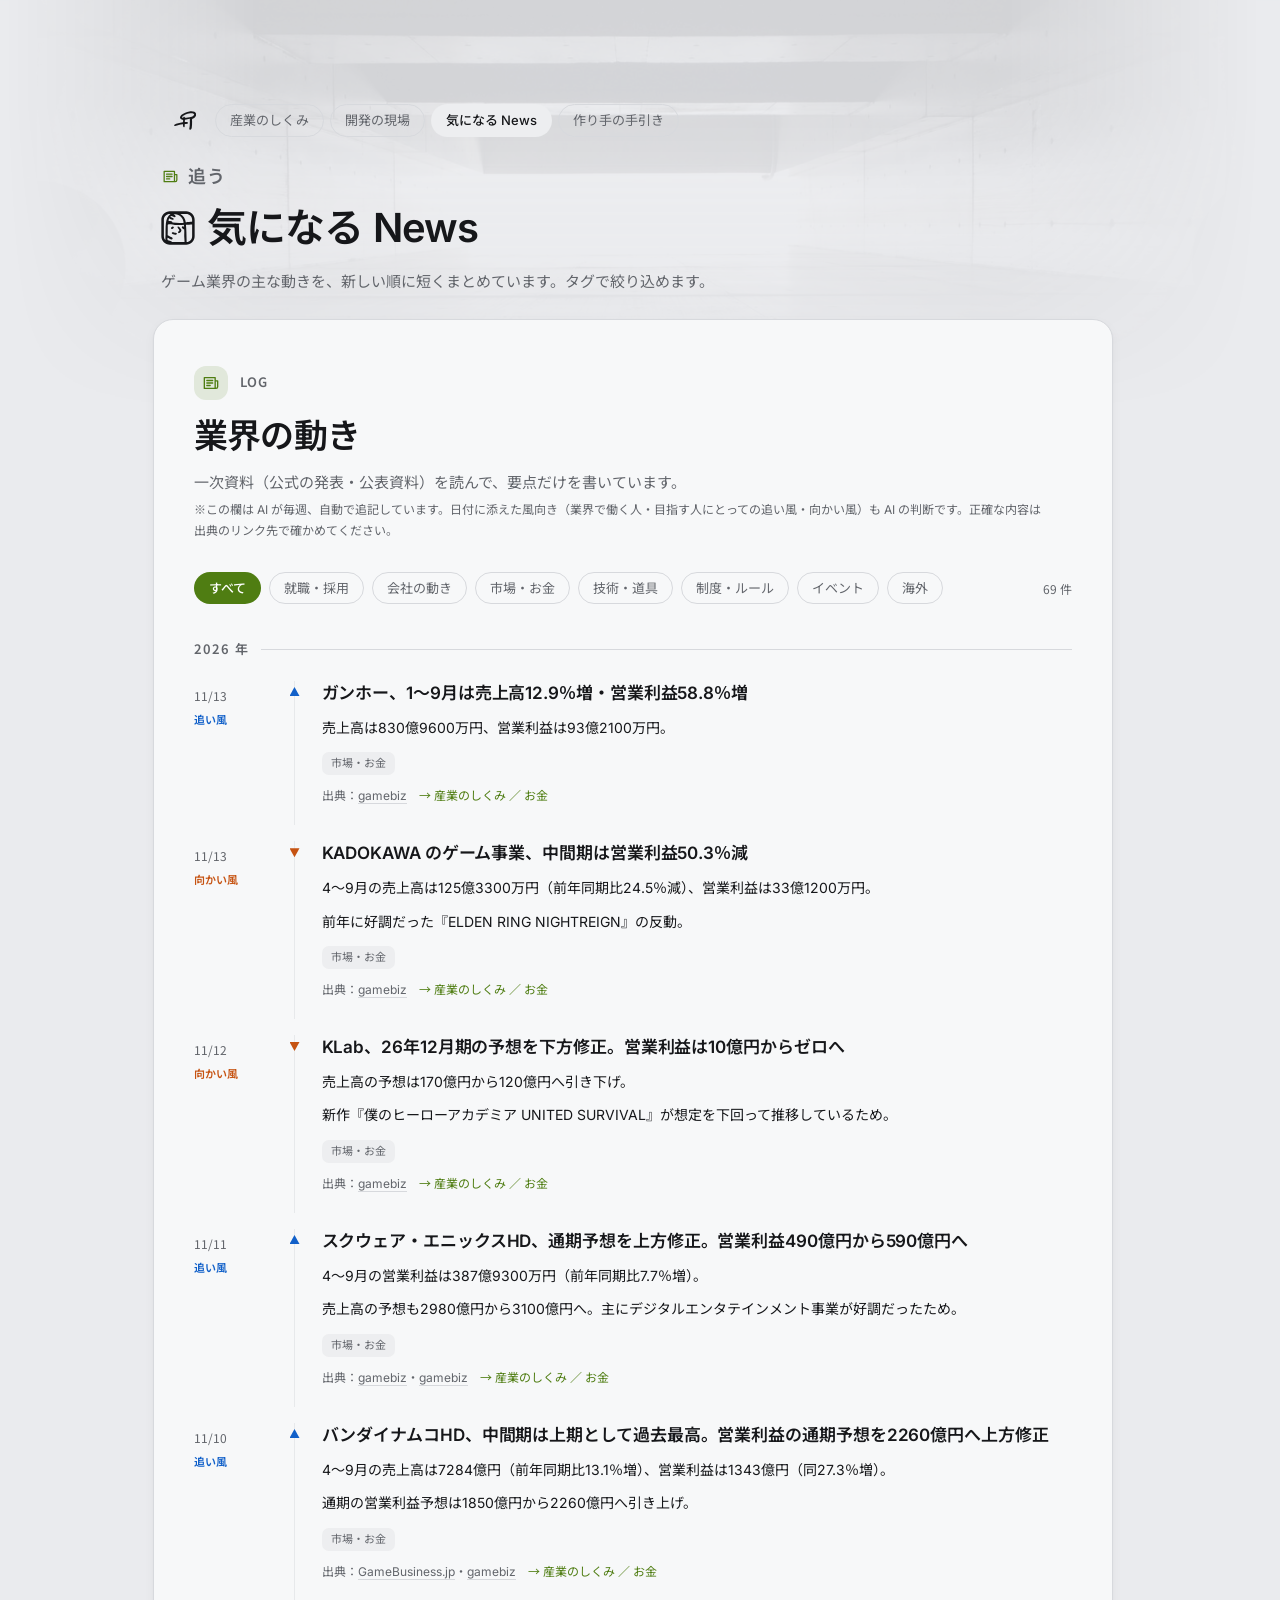
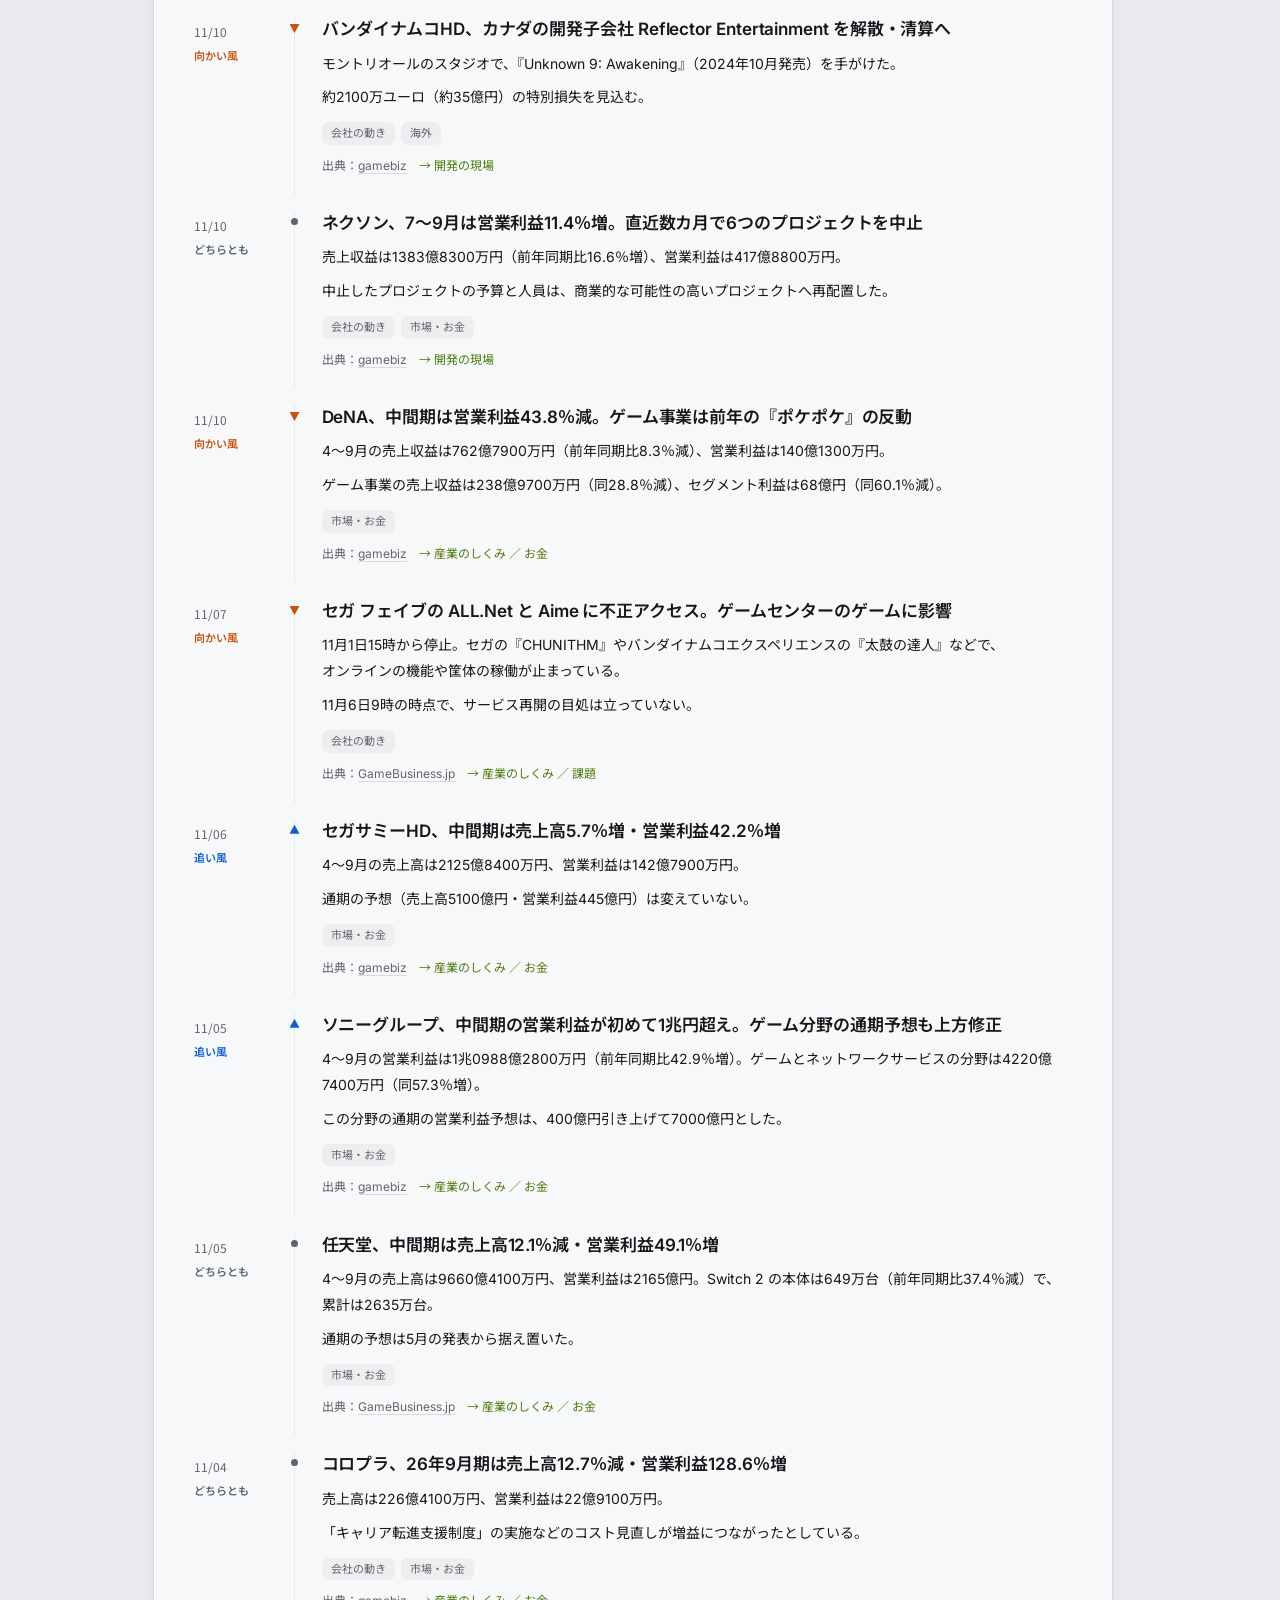
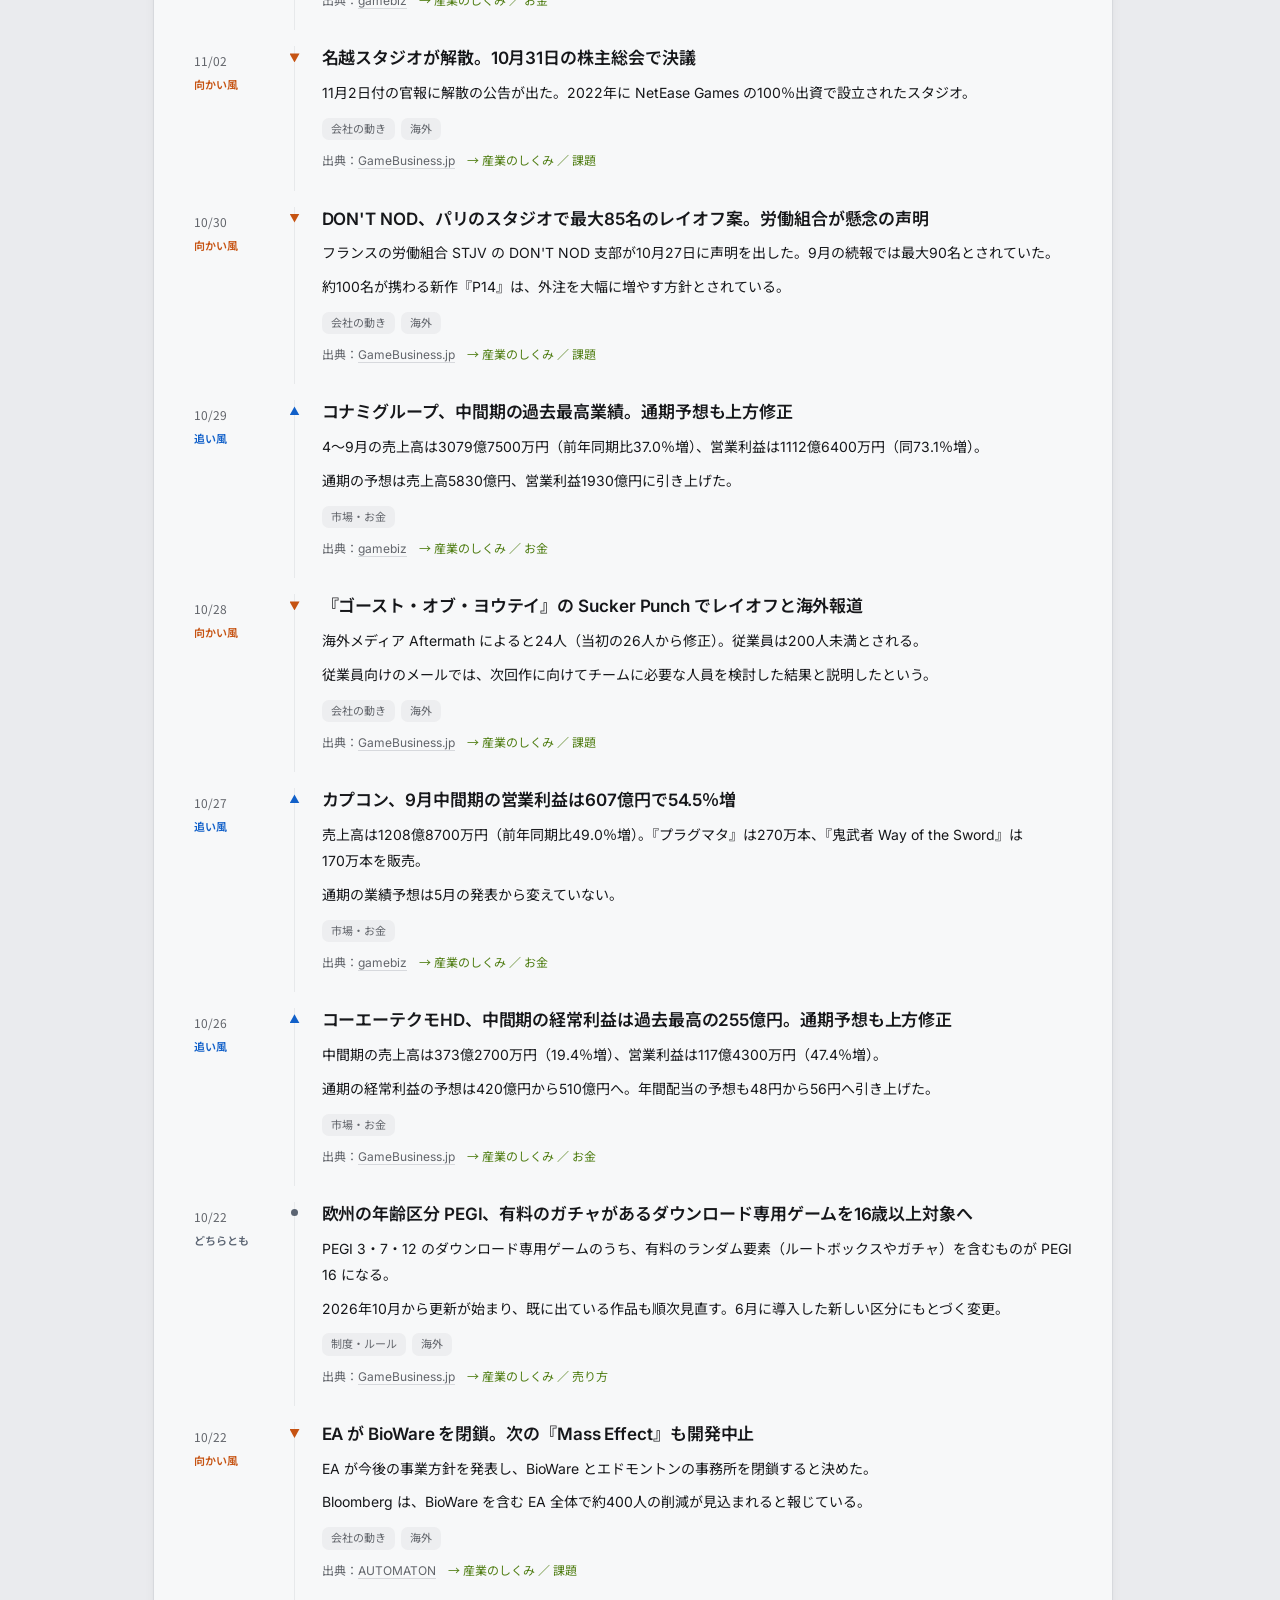
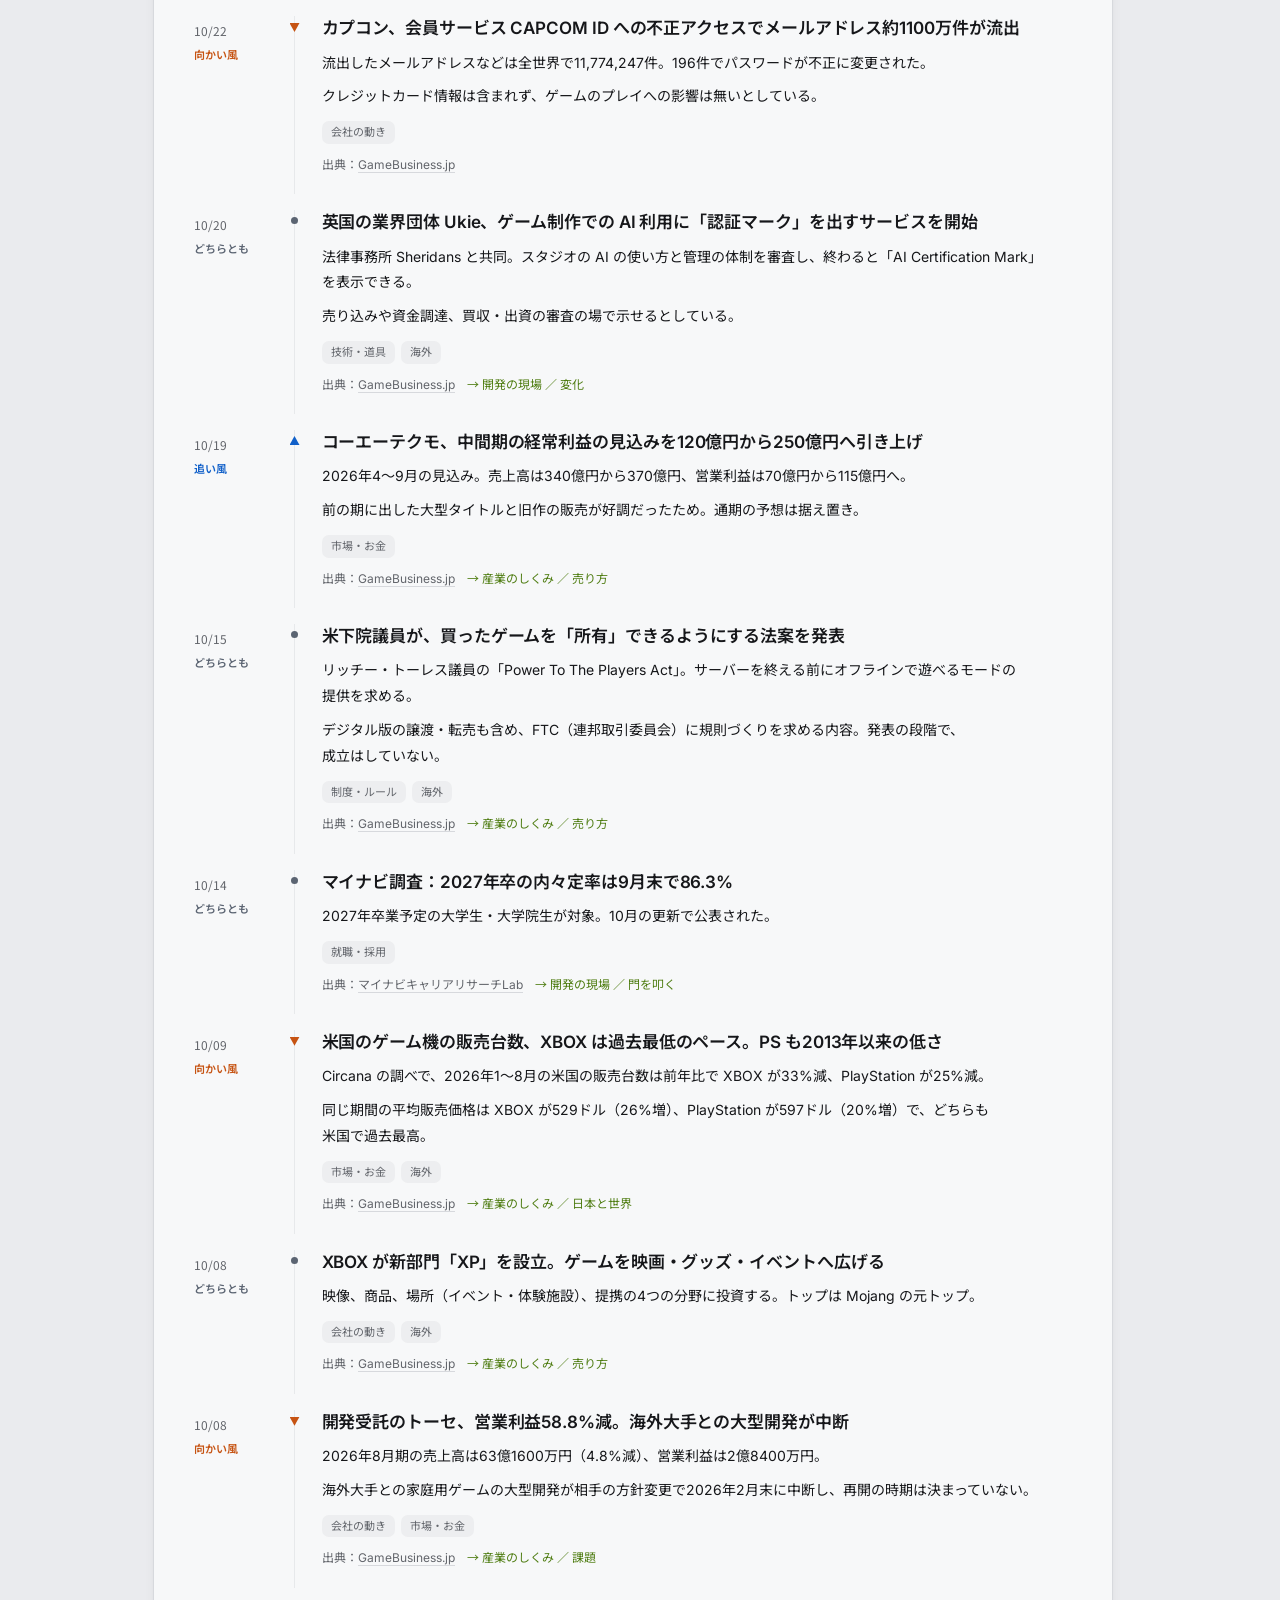
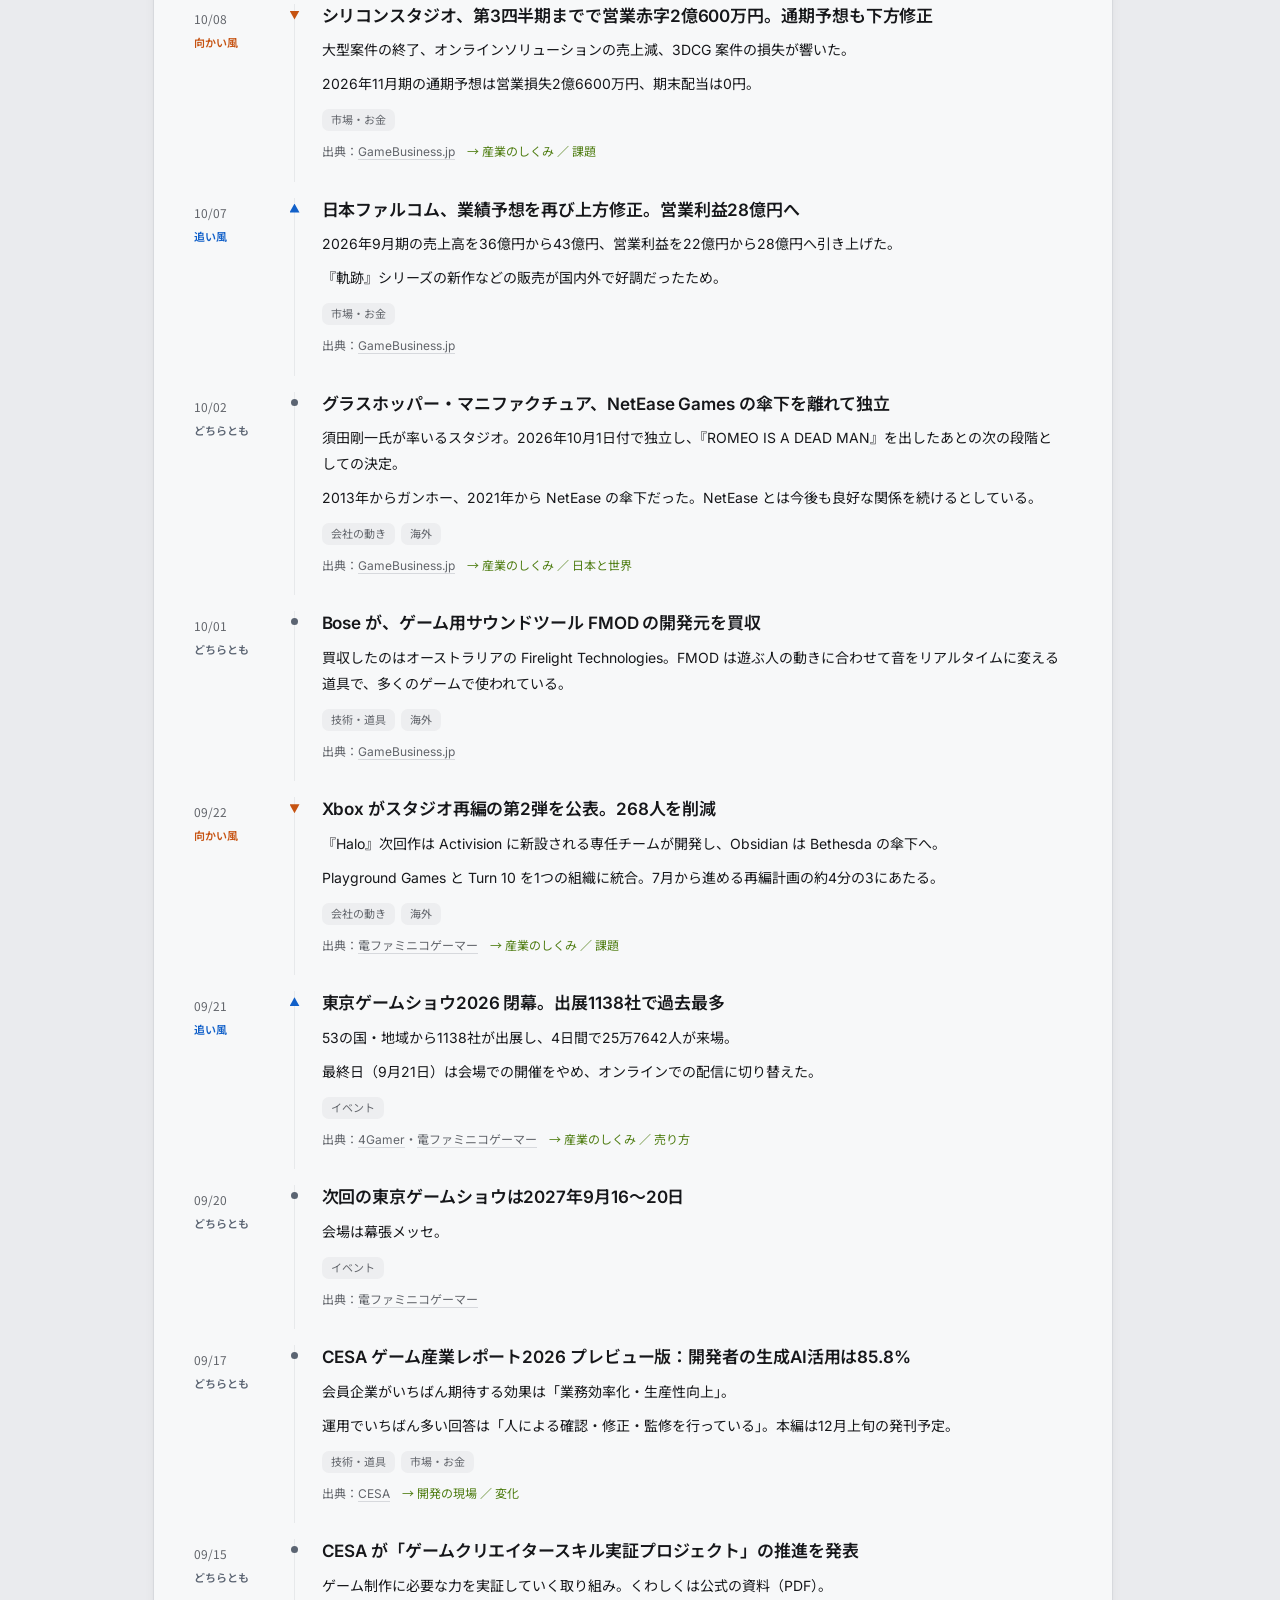
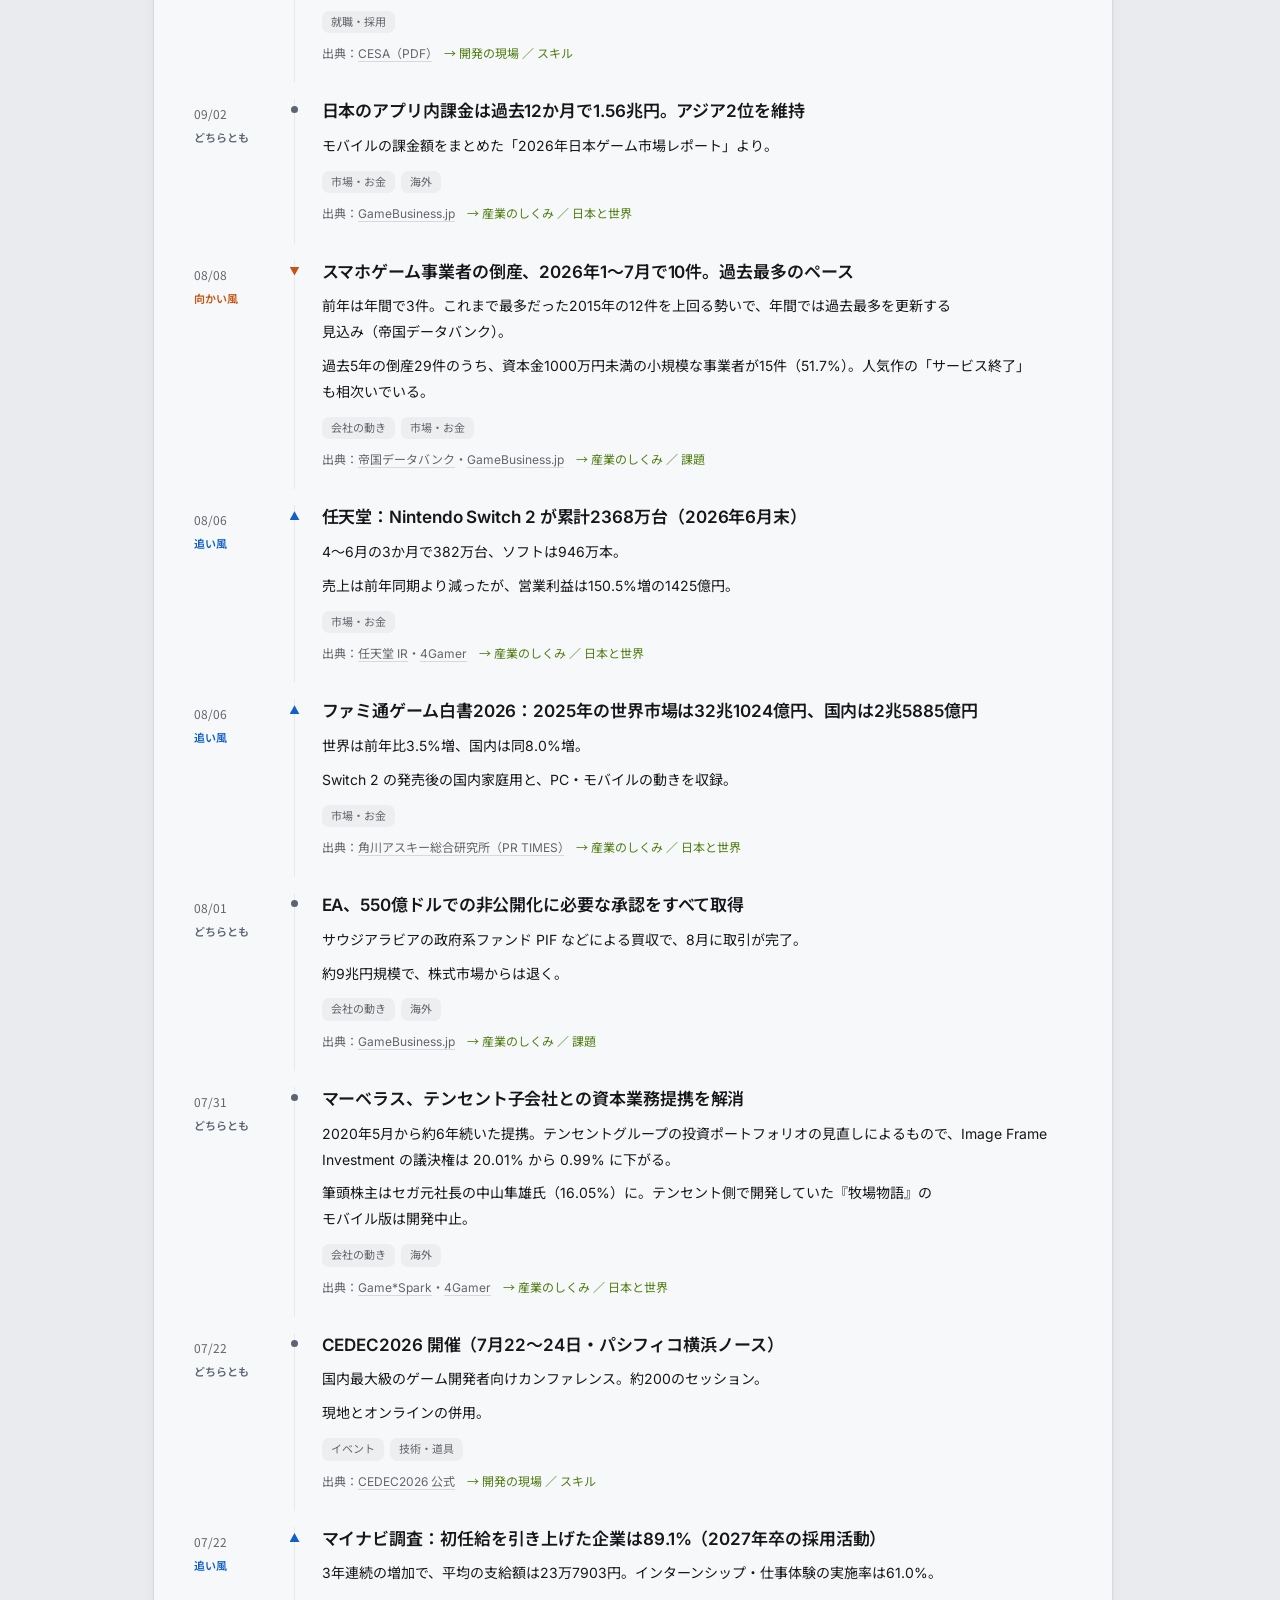
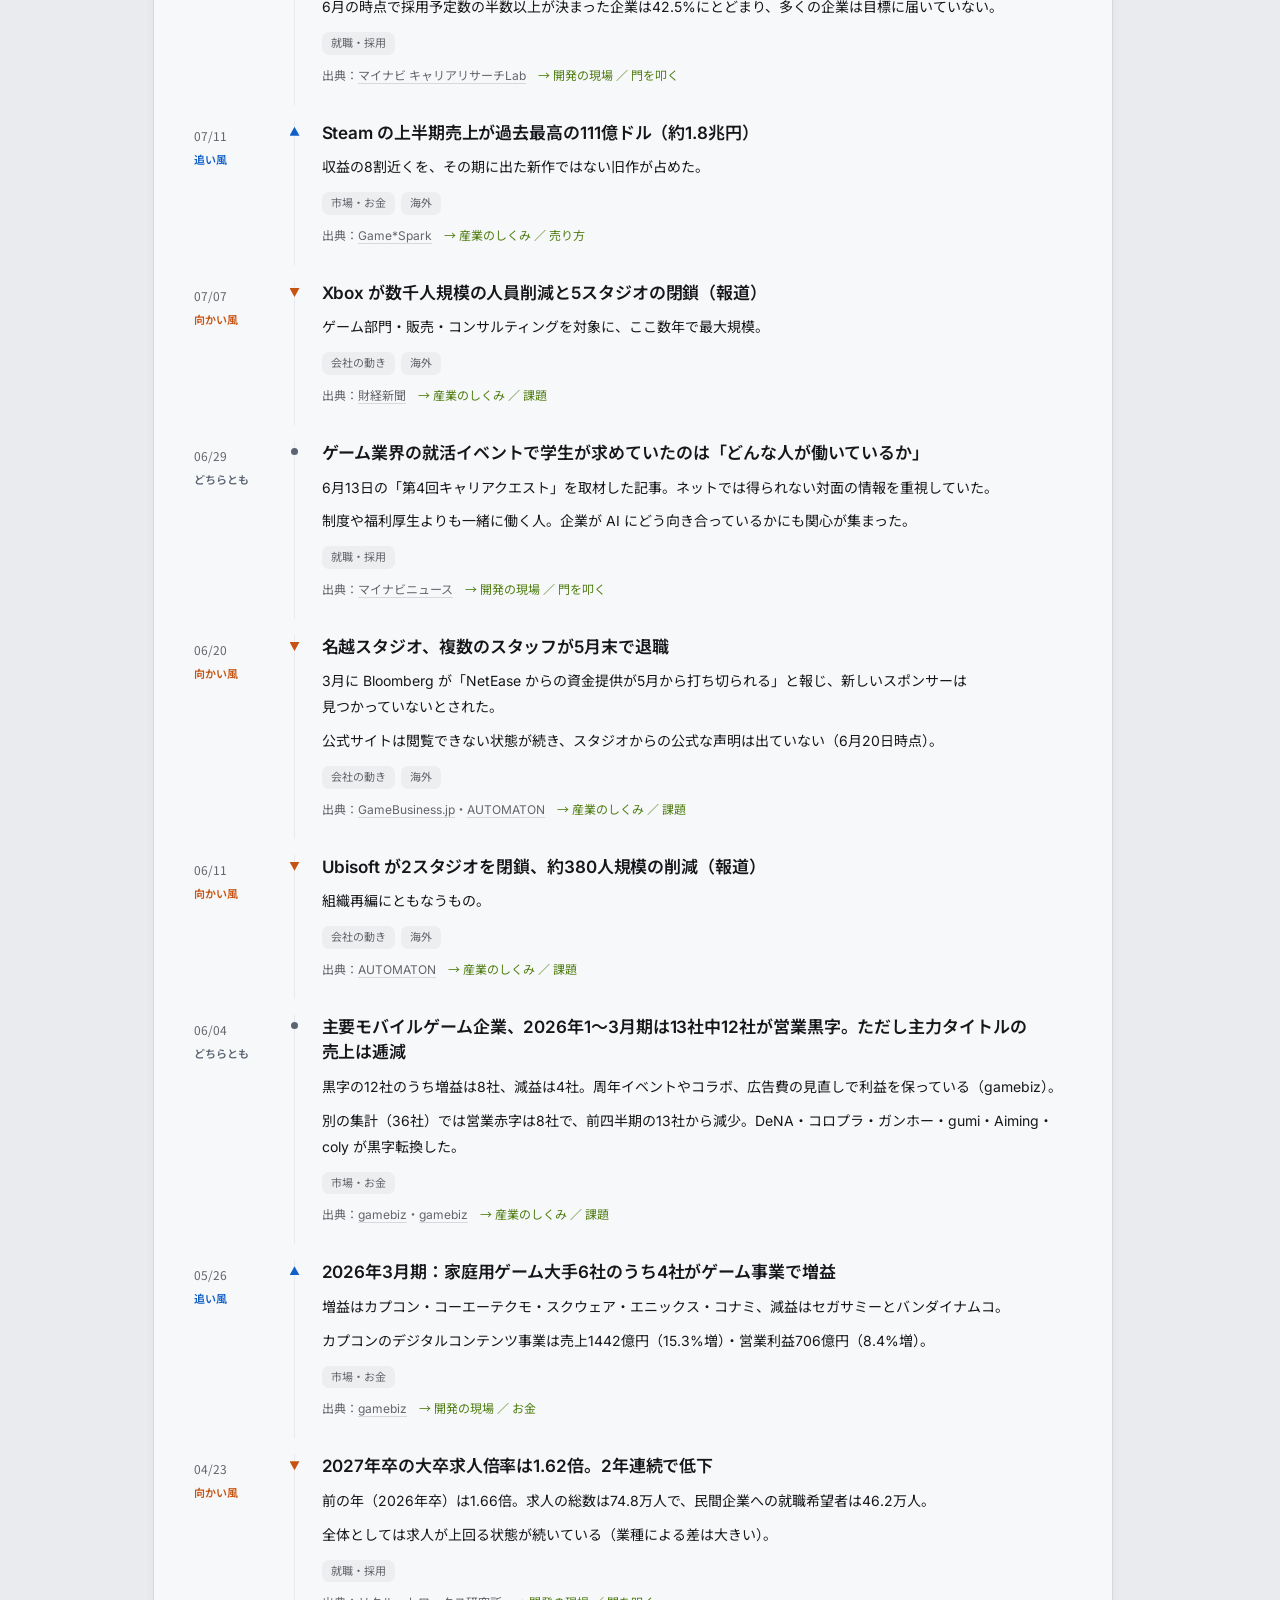
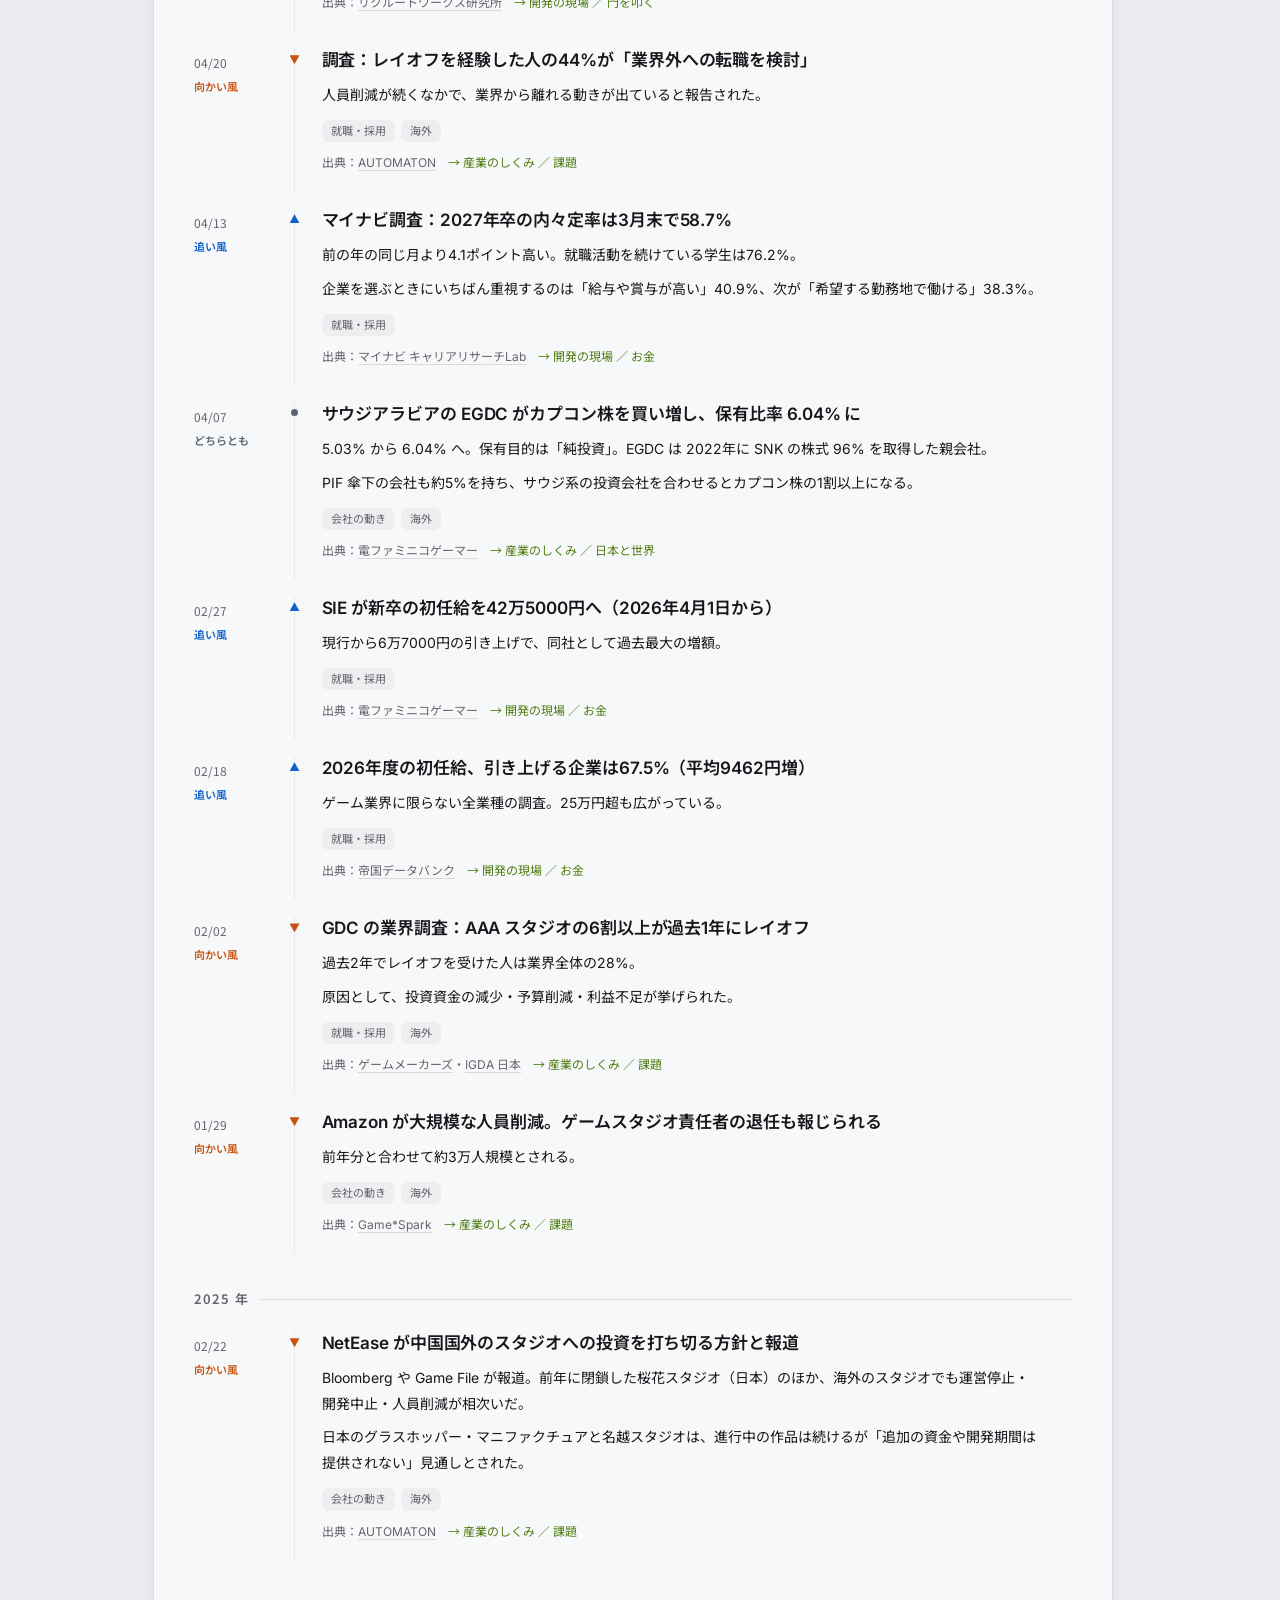
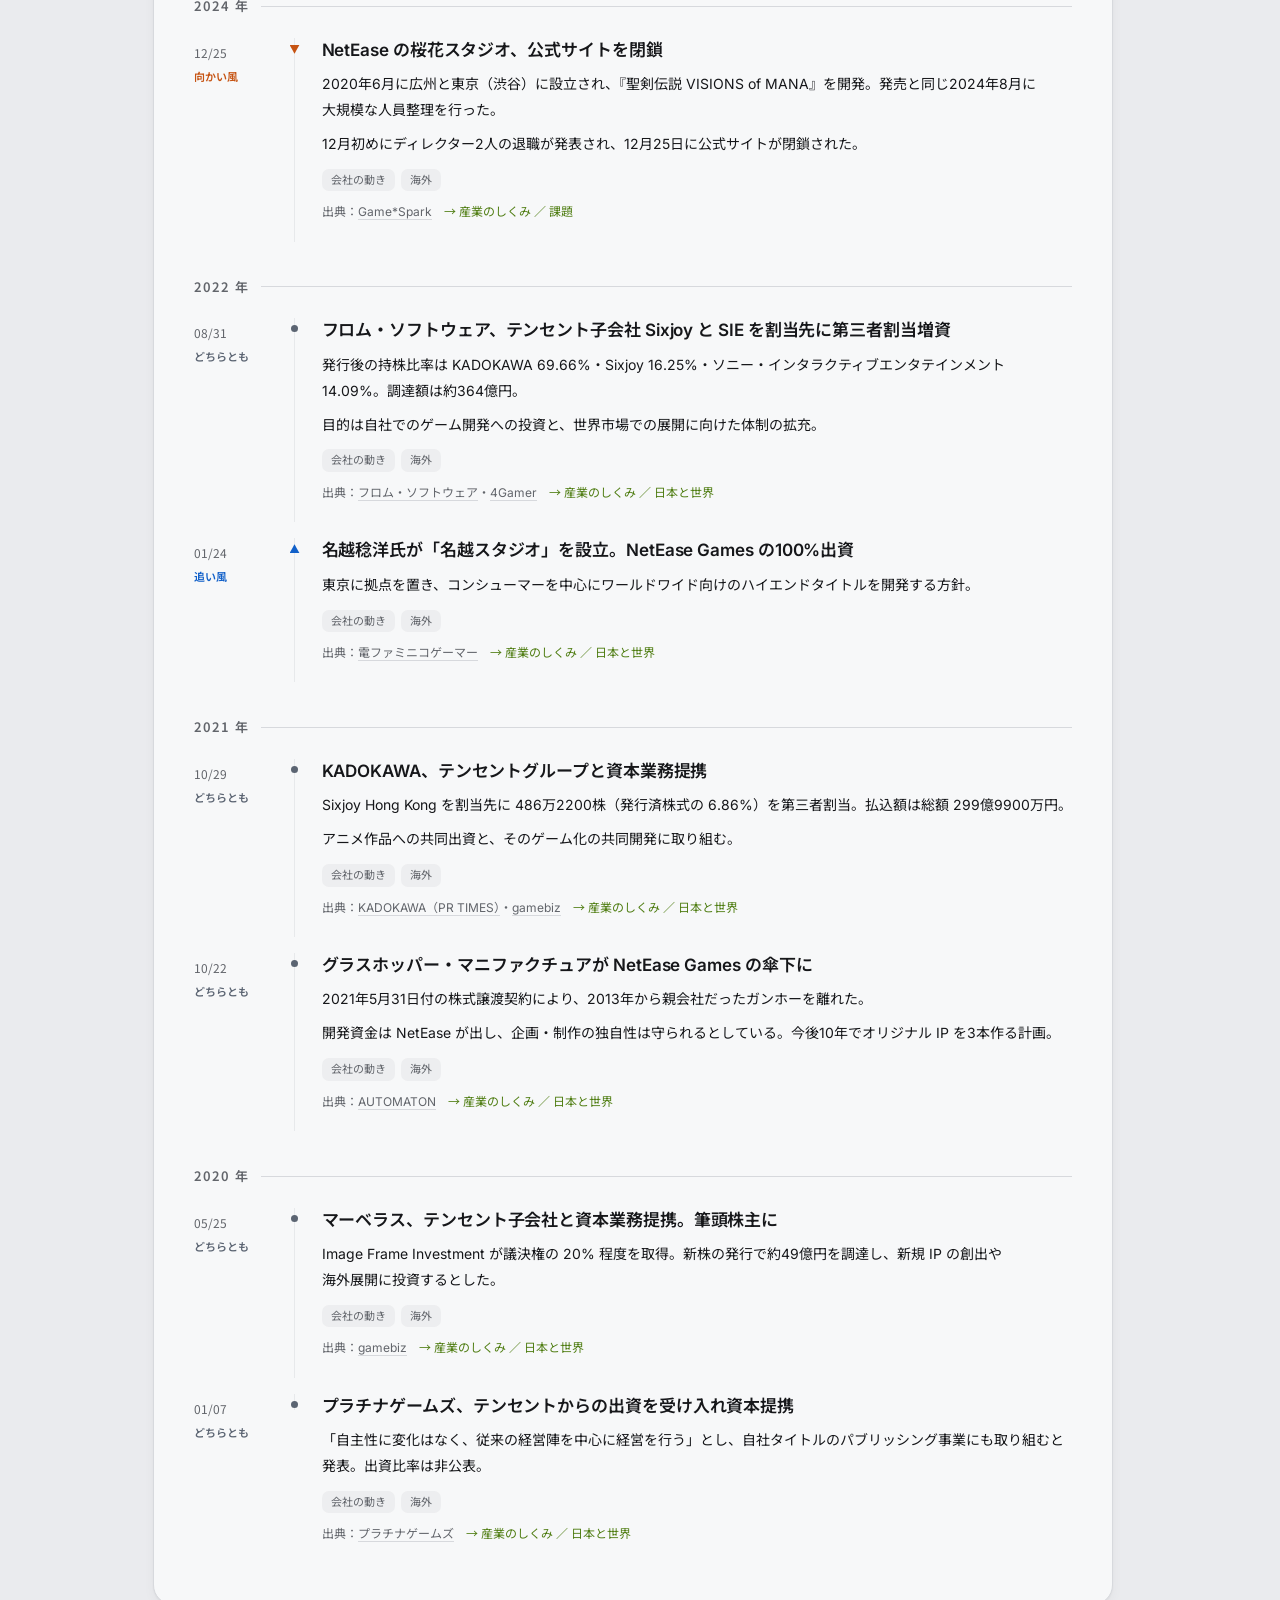
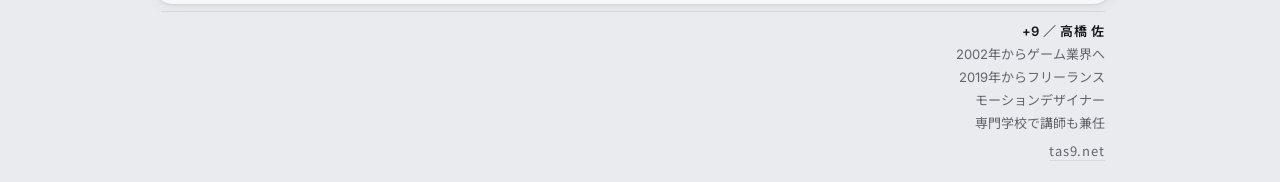
<file: news.html>
<!doctype html>
<html lang="ja">
<head>
<meta charset="utf-8">
<!-- 中身は news.js（新しい順に上へ足す）。運用ルールは CLAUDE.md -->
<meta name="viewport" content="width=device-width,initial-scale=1">
<title>ゲーム業界の気になる News：会社・採用・市場の動き ｜ ゲーム業界の理解を深める地図</title>
<meta name="description" content="ゲーム業界の主な動きを、新しい順に短くまとめた記録。タグで絞り込める。">
<meta property="og:type" content="article">
<meta property="og:title" content="気になる News">
<meta property="og:description" content="ゲーム業界の主な動きを、新しい順に短くまとめた記録。タグで絞り込める。">
<meta property="og:url" content="https://notes.tas9.net/news.html">
<meta property="og:site_name" content="ゲーム業界の理解を深める地図">
<meta property="og:locale" content="ja_JP">
<meta property="og:image" content="https://notes.tas9.net/og.png">
<meta property="og:image:width" content="1200">
<meta property="og:image:height" content="630">
<meta property="og:image:alt" content="気になる News">
<link rel="canonical" href="https://notes.tas9.net/news.html">
<meta name="twitter:card" content="summary_large_image">
<link rel="icon" href="data:image/svg+xml;utf8,<svg xmlns='http://www.w3.org/2000/svg' viewBox='104 129 105 89'><style>path{fill:%23333}@media (prefers-color-scheme:dark){path{fill:%23f5f5f7}}</style><path d='M176.0366,130.8232c-12.7488,2.0014-26.8024,7.6128-36.4664,15.6061-11.2927,10.4-10.2545,23.0626,7.1971,24.2507-.1219,2.8139-.313,5.8846-.3845,8.7311.098,1.6658.0058,2.6135-1.9803,2.7731-13.8904,2.7385-28.4505,4.9224-38.4208,11.546-.5634.1345-.5432.4985-.7303.8776-.1321.2675-.2402.5534-.2346.8517.1805,9.4435,15.2324.6668,20.8776-.289,6.5802-1.0276,13.6384-3.8511,20.1526-3.8411.1212,5.55.2944,14.6605,5.758,13.9257,3.9485-1.0272,1.507-9.018,2.639-12.9664-1.9142-5.1835,17.9977.4855,14.3948-9.1232-1.9492-3.3911-9.3795-2.2475-14.1548-2.1609.1599-3.5212.3199-7.0434.4798-10.5646,8.7144-.9588,14.6201-1.949,23.0324-4.562.295,11.596.5525,26.7108-1.1542,38.2311-.0275,3.3588-2.2057,6.8232-1.0253,10.0197,5.7303,7.3846,11.2675-2.4999,11.2827-8.2081,1.4005-8.3205,1.4758-17.6229,1.4515-27.0773.6795-4.2975-2.6248-10.9072,2.1598-12.9647,28.8408-14.3216,20.0151-40.3267-14.8742-35.0555ZM191.6307,154.1128c-1.4825.6987-3.4545,2.5314-4.5665,1.4816-.1877-.1772-.4628-.2456-.7176-.2036-6.6749,1.1013-11.6011,3.1055-17.7178,3.8529-4.3312.5755-9.2273,2.0431-13.4649,1.5919-.4554-.5104-.1702-1.961-.4799-2.6411-.9835-1.3435-2.2745-2.5884-4.0782-1.9208-2.2845.19-2.7604,2.7097-3.359,4.8023-15.0419.0143,5.1118-12.4051,8.1573-14.1659,6.9716-3.2369,15.7759-6.2043,24.4709-7.2037,14.1142-.731,26.5272,2.8245,11.7557,14.4062Z'/></svg>">
<meta name="theme-color" content="#f7f8fa" media="(prefers-color-scheme: light)">
<meta name="theme-color" content="#14161a" media="(prefers-color-scheme: dark)">
<link rel="preconnect" href="https://fonts.googleapis.com">
<link rel="preconnect" href="https://fonts.gstatic.com" crossorigin>
<link rel="stylesheet" href="https://fonts.googleapis.com/css2?family=Inter:wght@400;500;600;700&family=Noto+Sans+JP:wght@400;500;600;700&display=swap">
<link rel="stylesheet" href="style.css?v=20261007c">
<style>
/* このページだけの見た目：絞り込みの札と、縦型の年表 */
.filter{display:flex;flex-wrap:wrap;align-items:center;gap:8px;margin-top:30px}
.filter button{font:inherit;font-size:13px;line-height:1.4;padding:6px 14px;border-radius:980px;cursor:pointer;
  background:var(--card);color:var(--sub);border:1px solid var(--line)}
.filter button:hover{color:var(--ink)}
.filter button[aria-pressed="true"]{background:var(--accent);color:var(--on-color);border-color:transparent;font-weight:500}
.filter .count{margin-left:auto;font-family:var(--mono);font-size:12px;color:var(--sub)}
.yr{display:flex;align-items:center;gap:12px;margin:34px 0 4px;list-style:none}
.yr b{font-family:var(--mono);font-size:13px;font-weight:600;letter-spacing:.1em;color:var(--sub)}
.yr i{flex:1;height:1px;background:var(--line)}
.items{list-style:none;margin:0;padding:0}
.it{display:grid;grid-template-columns:92px 18px minmax(0,1fr);gap:0;padding:16px 0 18px}
.it .dt{font-family:var(--mono);font-size:12px;color:var(--sub);padding-top:4px;letter-spacing:.02em}
.it .rail{position:relative}
.it .rail::before{content:"";position:absolute;left:50%;top:0;bottom:-18px;width:1px;background:var(--line)}
.it:last-child .rail::before{bottom:auto;height:16px}
.it .rail::after{content:"";position:absolute;left:50%;top:7px;width:7px;height:7px;margin-left:-3.5px;border-radius:50%;background:var(--accent)}
.it .bd{min-width:0;padding-left:18px}
.it h3{margin:0;font-size:17px;font-weight:600;line-height:1.5;letter-spacing:-.005em}
.it p{margin-top:8px;font-size:14px;line-height:1.85}
.it .tg{display:flex;flex-wrap:wrap;gap:6px;margin:12px 0 0;padding:0;list-style:none}
.it .tg li{background:var(--tonal);border-radius:7px;padding:3px 9px;font-size:11px;color:var(--sub);line-height:1.5}
.it .ft{margin-top:10px;font-size:12px;color:var(--sub)}
.it .ft a{color:var(--sub);text-decoration:none;border-bottom:1px solid var(--line)}
.it .ft a:hover{color:var(--ink)}
.it .ft .rel{color:var(--accent)}
/* 風向き（業界で働く人・目指す人から見て）：data-w＝up 追い風（青▲）／down 向かい風（橙▼）／flat どちらとも（灰●）。
   dev の「追い風／向かい風」と同じ組。色弱でも分かるよう、色・形・言葉の3つで示す */
.it{--w:var(--c-slate)}
.it[data-w="up"]{--w:var(--imp2)}
.it[data-w="down"]{--w:var(--imp3)}
.it .rail::after{background:var(--w);border:0;transform:none}/* style.css の共通 .rail::after（枠線の三角）を打ち消す */
.it[data-w="up"] .rail::after,.it[data-w="down"] .rail::after{width:10px;height:9px;margin-left:-5px;border-radius:0}
.it[data-w="up"] .rail::after{top:6px;clip-path:polygon(50% 0,100% 100%,0 100%)}
.it[data-w="down"] .rail::after{top:7px;clip-path:polygon(0 0,100% 0,50% 100%)}
.it .dt::after{display:block;margin-top:5px;font-family:"Inter","Noto Sans JP",sans-serif;font-size:11px;font-weight:600;letter-spacing:0;color:var(--w)}
.it[data-w="up"] .dt::after{content:"追い風"}
.it[data-w="down"] .dt::after{content:"向かい風"}
.it[data-w="flat"] .dt::after{content:"どちらとも"}
.sub small{display:inline-block;margin-top:5px;font-size:12px;line-height:1.7}
.empty{margin-top:30px;font-size:14px;color:var(--sub)}
.it[hidden],.yr[hidden]{display:none}
@media (max-width:720px){
  .it{grid-template-columns:14px minmax(0,1fr);padding:14px 0 16px}
  .it .dt{grid-column:2;padding:0 0 0 16px}
  .it .dt::after{display:inline;margin:0 0 0 10px}
  .it .rail{grid-row:1 / span 2}
  .it .bd{grid-column:2;padding-left:16px;margin-top:4px}
  .filter{margin-top:24px}
}
</style>
<script type="application/ld+json">
{
 "@context": "https://schema.org",
 "@type": "CollectionPage",
 "url": "https://notes.tas9.net/news.html",
 "name": "気になる News",
 "description": "ゲーム業界の主な動きを、新しい順に短くまとめた記録。タグで絞り込める。",
 "inLanguage": "ja",
 "image": "https://notes.tas9.net/og.png",
 "author": {
  "@type": "Person",
  "name": "+9",
  "url": "https://takahashi.tas9.net/"
 },
 "publisher": {
  "@type": "Person",
  "name": "+9",
  "url": "https://takahashi.tas9.net/"
 },
 "isPartOf": {
  "@type": "WebSite",
  "name": "ゲーム業界の理解を深める地図",
  "url": "https://notes.tas9.net/"
 },
 "datePublished": "2026-09-21",
 "dateModified": "2026-09-23"
}
</script>
</head>
<body>

<nav class="toc" aria-label="ページの切り替え">
  <div class="toc-pages">
    <a class="home" href="index.html" aria-label="地図のトップへ"><svg viewBox="104 129 105 89" role="img" aria-hidden="true"><path d="M176.0366,130.8232c-12.7488,2.0014-26.8024,7.6128-36.4664,15.6061-11.2927,10.4-10.2545,23.0626,7.1971,24.2507-.1219,2.8139-.313,5.8846-.3845,8.7311.098,1.6658.0058,2.6135-1.9803,2.7731-13.8904,2.7385-28.4505,4.9224-38.4208,11.546-.5634.1345-.5432.4985-.7303.8776-.1321.2675-.2402.5534-.2346.8517.1805,9.4435,15.2324.6668,20.8776-.289,6.5802-1.0276,13.6384-3.8511,20.1526-3.8411.1212,5.55.2944,14.6605,5.758,13.9257,3.9485-1.0272,1.507-9.018,2.639-12.9664-1.9142-5.1835,17.9977.4855,14.3948-9.1232-1.9492-3.3911-9.3795-2.2475-14.1548-2.1609.1599-3.5212.3199-7.0434.4798-10.5646,8.7144-.9588,14.6201-1.949,23.0324-4.562.295,11.596.5525,26.7108-1.1542,38.2311-.0275,3.3588-2.2057,6.8232-1.0253,10.0197,5.7303,7.3846,11.2675-2.4999,11.2827-8.2081,1.4005-8.3205,1.4758-17.6229,1.4515-27.0773.6795-4.2975-2.6248-10.9072,2.1598-12.9647,28.8408-14.3216,20.0151-40.3267-14.8742-35.0555ZM191.6307,154.1128c-1.4825.6987-3.4545,2.5314-4.5665,1.4816-.1877-.1772-.4628-.2456-.7176-.2036-6.6749,1.1013-11.6011,3.1055-17.7178,3.8529-4.3312.5755-9.2273,2.0431-13.4649,1.5919-.4554-.5104-.1702-1.961-.4799-2.6411-.9835-1.3435-2.2745-2.5884-4.0782-1.9208-2.2845.19-2.7604,2.7097-3.359,4.8023-15.0419.0143,5.1118-12.4051,8.1573-14.1659,6.9716-3.2369,15.7759-6.2043,24.4709-7.2037,14.1142-.731,26.5272,2.8245,11.7557,14.4062Z"/></svg></a>
    <a href="industry.html">産業のしくみ</a>
    <a href="dev.html">開発の現場</a>
    <a href="news.html" aria-current="page">気になる News</a>
    <a href="learn/portfolio.html">作り手の手引き</a>
  </div>
</nav>

<div class="hero-bg page" aria-hidden="true"><img src="hero.jpg?v=4" alt=""></div>

<div class="wrap">

<header class="top">
  <nav class="pages" id="chapters" aria-label="ページの切り替え">
 <a class="home" href="index.html" aria-label="地図のトップへ"><svg viewBox="104 129 105 89" role="img" aria-hidden="true"><path d="M176.0366,130.8232c-12.7488,2.0014-26.8024,7.6128-36.4664,15.6061-11.2927,10.4-10.2545,23.0626,7.1971,24.2507-.1219,2.8139-.313,5.8846-.3845,8.7311.098,1.6658.0058,2.6135-1.9803,2.7731-13.8904,2.7385-28.4505,4.9224-38.4208,11.546-.5634.1345-.5432.4985-.7303.8776-.1321.2675-.2402.5534-.2346.8517.1805,9.4435,15.2324.6668,20.8776-.289,6.5802-1.0276,13.6384-3.8511,20.1526-3.8411.1212,5.55.2944,14.6605,5.758,13.9257,3.9485-1.0272,1.507-9.018,2.639-12.9664-1.9142-5.1835,17.9977.4855,14.3948-9.1232-1.9492-3.3911-9.3795-2.2475-14.1548-2.1609.1599-3.5212.3199-7.0434.4798-10.5646,8.7144-.9588,14.6201-1.949,23.0324-4.562.295,11.596.5525,26.7108-1.1542,38.2311-.0275,3.3588-2.2057,6.8232-1.0253,10.0197,5.7303,7.3846,11.2675-2.4999,11.2827-8.2081,1.4005-8.3205,1.4758-17.6229,1.4515-27.0773.6795-4.2975-2.6248-10.9072,2.1598-12.9647,28.8408-14.3216,20.0151-40.3267-14.8742-35.0555ZM191.6307,154.1128c-1.4825.6987-3.4545,2.5314-4.5665,1.4816-.1877-.1772-.4628-.2456-.7176-.2036-6.6749,1.1013-11.6011,3.1055-17.7178,3.8529-4.3312.5755-9.2273,2.0431-13.4649,1.5919-.4554-.5104-.1702-1.961-.4799-2.6411-.9835-1.3435-2.2745-2.5884-4.0782-1.9208-2.2845.19-2.7604,2.7097-3.359,4.8023-15.0419.0143,5.1118-12.4051,8.1573-14.1659,6.9716-3.2369,15.7759-6.2043,24.4709-7.2037,14.1142-.731,26.5272,2.8245,11.7557,14.4062Z"/></svg></a>
  <a href="industry.html">産業のしくみ</a>
  <a href="dev.html">開発の現場</a>
  <a href="news.html" aria-current="page">気になる News</a>
  <a href="learn/portfolio.html">作り手の手引き</a>
</nav>
  <p class="eyebrow"><svg class="ic" viewBox="0 0 24 24" aria-hidden="true"><path d="M4 5.5h13v13H4zM17 9.5h3v7a2 2 0 01-2 2M7 9h7M7 12h7M7 15h4"/></svg>追う</p>
  <div class="title-row">
    <svg class="chara" viewBox="73 133 94 94" role="img" aria-hidden="true"><path fill="currentColor" d="M142.64,133.95h-45.29c-12.9,0-23.4,10.5-23.4,23.4v45.29c0,12.9,10.5,23.4,23.4,23.4h45.29c12.91,0,23.4-10.5,23.4-23.4v-45.29c0-12.9-10.5-23.4-23.4-23.4ZM159.05,157.36v4.97c-.33.01-.66.04-1.01.07-27.22.72-10.09,7.95-21.6-12.24-2.58-3.52-5.97-6.74-9.76-9.21h15.96c9.04,0,16.4,7.36,16.4,16.4ZM103.42,218.32c-3.32-2.83-8.21-3.45-12.24-5.28-.03-1.22-.51-4.96,0-5.52-.85-3.3,9.43,5.86,11.52,4.08,1.68-.04,3.55-2.76,1.92-4.08-.52-1.68-2.7-1.61-3.36-2.4-3.46-.88-5.43-3.7-9.84-4.8.42-9.02.19-18.69.24-28.08-.71-5.09,16.25-.73,19.68-.72,7.08.26,14,.07,21.36,0,5.13-1.36,3.78,2.41,4.08,5.76-.69-.41-3.34-3.05-4.8-1.68-4.28,2.42,1.76,7.35,5.04,7.68.83,7.12-.06,13.79.24,21.12.43,4.78.75,9.7.84,14.65h-34.56c-.02-.23-.05-.48-.12-.73ZM103.56,151.6c-1.39-.61-2.67-1.65-5.04-1.92,2.5-4.57,3.89-2.47,7.44-1.2,8,5.07,11.03-2.64,1.68-5.76,13.64-4.13,26.7,10.16,27.6,20.64.38,3.52-1.11,2.26-3.12,2.64-9.47.02-18.37.23-27.36-.96.04-5.24-7.3-3.83-11.04-5.28.42-2.07,1.24-5.39,2.64-6.48,1.88,2.87,8.55,5.57,11.52,3.12,1.35-3.29-2.19-4.24-4.32-4.8ZM80.95,157.36c0-9.04,7.36-16.4,16.4-16.4h1.99s-.07.06-.1.09c-15.9,10.89-13.03,36.84-13.68,56.88-.27,5.17-.38,10.4-.39,15.67-2.61-2.91-4.22-6.74-4.22-10.94v-45.29ZM143.94,218.98c-.08-9.07-.66-18.21-.68-27.01.03-5.99-.76-11.87-1.06-18.05-.02-2.74-.95-2.96,2.4-2.64,3.95-.2,7.73-.37,11.04-.96,1.13-.16,2.29-.15,3.41-.16v32.48c0,8.61-6.67,15.67-15.1,16.34Z M108.6,177.76c-1.42-4.99-9.21-.66-8.16,3.84,2.14,3.36,7.88-.79,8.16-3.84Z M109.08,192.16c-1.73-.32-3.08-.59-4.8-.48-.92.4-2.29,2.51-.96,3.6,1.93,2.85,13.65,5.46,13.68-.24-1.01-3.18-5.92-1.55-7.92-2.88Z M118.68,176.8c-.22,3.93,3.42,5.88,5.28,9.12-.17,1.25-1.86,2.81-2.64,3.6-1.77,1.06-1.15,3.46,0,4.56,4.24,1.1,8.64-4.57,8.16-8.64-1.89-2.76-6.76-12.35-10.8-8.64Z"/></svg>
    <h1>気になる News</h1>
  </div>
  <p class="lead">ゲーム業界の主な動きを、新しい順に短くまとめています。タグで絞り込めます。</p>
</header>

<section class="ch" id="news">
  <div class="ch-head"><span class="ico"><svg class="ic" viewBox="0 0 24 24"><path d="M4 5.5h13v13H4zM17 9.5h3v7a2 2 0 01-2 2M7 9h7M7 12h7M7 15h4"/></svg></span><span class="ch-no">LOG</span></div>
  <h2>業界の動き</h2>
  <p class="sub">一次資料（公式の発表・公表資料）を読んで、要点だけを書いています。<br><small>※この欄は AI が毎週、自動で追記しています。日付に添えた風向き（業界で働く人・目指す人にとっての追い風・向かい風）も AI の判断です。正確な内容は出典のリンク先で確かめてください。</small></p>

  <div class="filter" id="filter" role="group" aria-label="タグで絞り込む"></div>
  <ul class="items" id="newsList">
<!-- ▼ 新しい記事はこの行の直後に足す（新しい順。書式は下の項目と同じ。タグは data-tags に「|」区切り） -->
    <li class="it" data-d="2026-11-13" data-tags="市場・お金" data-w="up">
      <div class="dt">11/13</div><div class="rail"></div>
      <div class="bd">
        <h3>ガンホー、1〜9月は売上高12.9％増・営業利益58.8％増</h3>
        <p>売上高は830億9600万円、営業利益は93億2100万円。</p>
        <ul class="tg"><li>市場・お金</li></ul>
        <p class="ft">出典：<a href="https://gamebiz.jp/news/435511" target="_blank" rel="noopener">gamebiz</a>　<span class="rel">→ 産業のしくみ ／ お金</span></p>
      </div>
    </li>
    <li class="it" data-d="2026-11-13" data-tags="市場・お金" data-w="down">
      <div class="dt">11/13</div><div class="rail"></div>
      <div class="bd">
        <h3>KADOKAWA のゲーム事業、中間期は営業利益50.3％減</h3>
        <p>4〜9月の売上高は125億3300万円（前年同期比24.5％減）、営業利益は33億1200万円。</p>
        <p>前年に好調だった『ELDEN RING NIGHTREIGN』の反動。</p>
        <ul class="tg"><li>市場・お金</li></ul>
        <p class="ft">出典：<a href="https://gamebiz.jp/news/435488" target="_blank" rel="noopener">gamebiz</a>　<span class="rel">→ 産業のしくみ ／ お金</span></p>
      </div>
    </li>
    <li class="it" data-d="2026-11-12" data-tags="市場・お金" data-w="down">
      <div class="dt">11/12</div><div class="rail"></div>
      <div class="bd">
        <h3>KLab、26年12月期の予想を下方修正。営業利益は10億円からゼロへ</h3>
        <p>売上高の予想は170億円から120億円へ引き下げ。</p>
        <p>新作『僕のヒーローアカデミア UNITED SURVIVAL』が想定を下回って推移しているため。</p>
        <ul class="tg"><li>市場・お金</li></ul>
        <p class="ft">出典：<a href="https://gamebiz.jp/news/435448" target="_blank" rel="noopener">gamebiz</a>　<span class="rel">→ 産業のしくみ ／ お金</span></p>
      </div>
    </li>
    <li class="it" data-d="2026-11-11" data-tags="市場・お金" data-w="up">
      <div class="dt">11/11</div><div class="rail"></div>
      <div class="bd">
        <h3>スクウェア・エニックスHD、通期予想を上方修正。営業利益490億円から590億円へ</h3>
        <p>4〜9月の営業利益は387億9300万円（前年同期比7.7％増）。</p>
        <p>売上高の予想も2980億円から3100億円へ。主にデジタルエンタテインメント事業が好調だったため。</p>
        <ul class="tg"><li>市場・お金</li></ul>
        <p class="ft">出典：<a href="https://gamebiz.jp/news/435389" target="_blank" rel="noopener">gamebiz</a>・<a href="https://gamebiz.jp/news/435391" target="_blank" rel="noopener">gamebiz</a>　<span class="rel">→ 産業のしくみ ／ お金</span></p>
      </div>
    </li>
    <li class="it" data-d="2026-11-10" data-tags="市場・お金" data-w="up">
      <div class="dt">11/10</div><div class="rail"></div>
      <div class="bd">
        <h3>バンダイナムコHD、中間期は上期として過去最高。営業利益の通期予想を2260億円へ上方修正</h3>
        <p>4〜9月の売上高は7284億円（前年同期比13.1％増）、営業利益は1343億円（同27.3％増）。</p>
        <p>通期の営業利益予想は1850億円から2260億円へ引き上げ。</p>
        <ul class="tg"><li>市場・お金</li></ul>
        <p class="ft">出典：<a href="https://www.gamebusiness.jp/article/2026/11/10/28613.html" target="_blank" rel="noopener">GameBusiness.jp</a>・<a href="https://gamebiz.jp/news/435298" target="_blank" rel="noopener">gamebiz</a>　<span class="rel">→ 産業のしくみ ／ お金</span></p>
      </div>
    </li>
    <li class="it" data-d="2026-11-10" data-tags="会社の動き|海外" data-w="down">
      <div class="dt">11/10</div><div class="rail"></div>
      <div class="bd">
        <h3>バンダイナムコHD、カナダの開発子会社 Reflector Entertainment を解散・清算へ</h3>
        <p>モントリオールのスタジオで、『Unknown 9: Awakening』（2024年10月発売）を手がけた。</p>
        <p>約2100万ユーロ（約35億円）の特別損失を見込む。</p>
        <ul class="tg"><li>会社の動き</li><li>海外</li></ul>
        <p class="ft">出典：<a href="https://gamebiz.jp/news/435302" target="_blank" rel="noopener">gamebiz</a>　<span class="rel">→ 開発の現場</span></p>
      </div>
    </li>
    <li class="it" data-d="2026-11-10" data-tags="会社の動き|市場・お金" data-w="flat">
      <div class="dt">11/10</div><div class="rail"></div>
      <div class="bd">
        <h3>ネクソン、7〜9月は営業利益11.4％増。直近数カ月で6つのプロジェクトを中止</h3>
        <p>売上収益は1383億8300万円（前年同期比16.6％増）、営業利益は417億8800万円。</p>
        <p>中止したプロジェクトの予算と人員は、商業的な可能性の高いプロジェクトへ再配置した。</p>
        <ul class="tg"><li>会社の動き</li><li>市場・お金</li></ul>
        <p class="ft">出典：<a href="https://gamebiz.jp/news/435320" target="_blank" rel="noopener">gamebiz</a>　<span class="rel">→ 開発の現場</span></p>
      </div>
    </li>
    <li class="it" data-d="2026-11-10" data-tags="市場・お金" data-w="down">
      <div class="dt">11/10</div><div class="rail"></div>
      <div class="bd">
        <h3>DeNA、中間期は営業利益43.8％減。ゲーム事業は前年の『ポケポケ』の反動</h3>
        <p>4〜9月の売上収益は762億7900万円（前年同期比8.3％減）、営業利益は140億1300万円。</p>
        <p>ゲーム事業の売上収益は238億9700万円（同28.8％減）、セグメント利益は68億円（同60.1％減）。</p>
        <ul class="tg"><li>市場・お金</li></ul>
        <p class="ft">出典：<a href="https://gamebiz.jp/news/435319" target="_blank" rel="noopener">gamebiz</a>　<span class="rel">→ 産業のしくみ ／ お金</span></p>
      </div>
    </li>
    <li class="it" data-d="2026-11-07" data-tags="会社の動き" data-w="down">
      <div class="dt">11/07</div><div class="rail"></div>
      <div class="bd">
        <h3>セガ フェイブの ALL.Net と Aime に不正アクセス。ゲームセンターのゲームに影響</h3>
        <p>11月1日15時から停止。セガの『CHUNITHM』やバンダイナムコエクスペリエンスの『太鼓の達人』などで、オンラインの機能や筐体の稼働が止まっている。</p>
        <p>11月6日9時の時点で、サービス再開の目処は立っていない。</p>
        <ul class="tg"><li>会社の動き</li></ul>
        <p class="ft">出典：<a href="https://www.gamebusiness.jp/article/2026/11/07/28583.html" target="_blank" rel="noopener">GameBusiness.jp</a>　<span class="rel">→ 産業のしくみ ／ 課題</span></p>
      </div>
    </li>
    <li class="it" data-d="2026-11-06" data-tags="市場・お金" data-w="up">
      <div class="dt">11/06</div><div class="rail"></div>
      <div class="bd">
        <h3>セガサミーHD、中間期は売上高5.7％増・営業利益42.2％増</h3>
        <p>4〜9月の売上高は2125億8400万円、営業利益は142億7900万円。</p>
        <p>通期の予想（売上高5100億円・営業利益445億円）は変えていない。</p>
        <ul class="tg"><li>市場・お金</li></ul>
        <p class="ft">出典：<a href="https://gamebiz.jp/news/435153" target="_blank" rel="noopener">gamebiz</a>　<span class="rel">→ 産業のしくみ ／ お金</span></p>
      </div>
    </li>
    <li class="it" data-d="2026-11-05" data-tags="市場・お金" data-w="up">
      <div class="dt">11/05</div><div class="rail"></div>
      <div class="bd">
        <h3>ソニーグループ、中間期の営業利益が初めて1兆円超え。ゲーム分野の通期予想も上方修正</h3>
        <p>4〜9月の営業利益は1兆0988億2800万円（前年同期比42.9％増）。ゲームとネットワークサービスの分野は4220億7400万円（同57.3％増）。</p>
        <p>この分野の通期の営業利益予想は、400億円引き上げて7000億円とした。</p>
        <ul class="tg"><li>市場・お金</li></ul>
        <p class="ft">出典：<a href="https://gamebiz.jp/news/435109" target="_blank" rel="noopener">gamebiz</a>　<span class="rel">→ 産業のしくみ ／ お金</span></p>
      </div>
    </li>
    <li class="it" data-d="2026-11-05" data-tags="市場・お金" data-w="flat">
      <div class="dt">11/05</div><div class="rail"></div>
      <div class="bd">
        <h3>任天堂、中間期は売上高12.1％減・営業利益49.1％増</h3>
        <p>4〜9月の売上高は9660億4100万円、営業利益は2165億円。Switch 2 の本体は649万台（前年同期比37.4％減）で、累計は2635万台。</p>
        <p>通期の予想は5月の発表から据え置いた。</p>
        <ul class="tg"><li>市場・お金</li></ul>
        <p class="ft">出典：<a href="https://www.gamebusiness.jp/article/2026/11/05/28555.html" target="_blank" rel="noopener">GameBusiness.jp</a>　<span class="rel">→ 産業のしくみ ／ お金</span></p>
      </div>
    </li>
    <li class="it" data-d="2026-11-04" data-tags="会社の動き|市場・お金" data-w="flat">
      <div class="dt">11/04</div><div class="rail"></div>
      <div class="bd">
        <h3>コロプラ、26年9月期は売上高12.7％減・営業利益128.6％増</h3>
        <p>売上高は226億4100万円、営業利益は22億9100万円。</p>
        <p>「キャリア転進支援制度」の実施などのコスト見直しが増益につながったとしている。</p>
        <ul class="tg"><li>会社の動き</li><li>市場・お金</li></ul>
        <p class="ft">出典：<a href="https://gamebiz.jp/news/435033" target="_blank" rel="noopener">gamebiz</a>　<span class="rel">→ 産業のしくみ ／ お金</span></p>
      </div>
    </li>
    <li class="it" data-d="2026-11-02" data-tags="会社の動き|海外" data-w="down">
      <div class="dt">11/02</div><div class="rail"></div>
      <div class="bd">
        <h3>名越スタジオが解散。10月31日の株主総会で決議</h3>
        <p>11月2日付の官報に解散の公告が出た。2022年に NetEase Games の100％出資で設立されたスタジオ。</p>
        <ul class="tg"><li>会社の動き</li><li>海外</li></ul>
        <p class="ft">出典：<a href="https://www.gamebusiness.jp/article/2026/11/02/28527.html" target="_blank" rel="noopener">GameBusiness.jp</a>　<span class="rel">→ 産業のしくみ ／ 課題</span></p>
      </div>
    </li>
    <li class="it" data-d="2026-10-30" data-tags="会社の動き|海外" data-w="down">
      <div class="dt">10/30</div><div class="rail"></div>
      <div class="bd">
        <h3>DON'T NOD、パリのスタジオで最大85名のレイオフ案。労働組合が懸念の声明</h3>
        <p>フランスの労働組合 STJV の DON'T NOD 支部が10月27日に声明を出した。9月の続報では最大90名とされていた。</p>
        <p>約100名が携わる新作『P14』は、外注を大幅に増やす方針とされている。</p>
        <ul class="tg"><li>会社の動き</li><li>海外</li></ul>
        <p class="ft">出典：<a href="https://www.gamebusiness.jp/article/2026/10/30/28507.html" target="_blank" rel="noopener">GameBusiness.jp</a>　<span class="rel">→ 産業のしくみ ／ 課題</span></p>
      </div>
    </li>
    <li class="it" data-d="2026-10-29" data-tags="市場・お金" data-w="up">
      <div class="dt">10/29</div><div class="rail"></div>
      <div class="bd">
        <h3>コナミグループ、中間期の過去最高業績。通期予想も上方修正</h3>
        <p>4〜9月の売上高は3079億7500万円（前年同期比37.0％増）、営業利益は1112億6400万円（同73.1％増）。</p>
        <p>通期の予想は売上高5830億円、営業利益1930億円に引き上げた。</p>
        <ul class="tg"><li>市場・お金</li></ul>
        <p class="ft">出典：<a href="https://gamebiz.jp/news/434802" target="_blank" rel="noopener">gamebiz</a>　<span class="rel">→ 産業のしくみ ／ お金</span></p>
      </div>
    </li>
    <li class="it" data-d="2026-10-28" data-tags="会社の動き|海外" data-w="down">
      <div class="dt">10/28</div><div class="rail"></div>
      <div class="bd">
        <h3>『ゴースト・オブ・ヨウテイ』の Sucker Punch でレイオフと海外報道</h3>
        <p>海外メディア Aftermath によると24人（当初の26人から修正）。従業員は200人未満とされる。</p>
        <p>従業員向けのメールでは、次回作に向けてチームに必要な人員を検討した結果と説明したという。</p>
        <ul class="tg"><li>会社の動き</li><li>海外</li></ul>
        <p class="ft">出典：<a href="https://www.gamebusiness.jp/article/2026/10/28/28465.html" target="_blank" rel="noopener">GameBusiness.jp</a>　<span class="rel">→ 産業のしくみ ／ 課題</span></p>
      </div>
    </li>
    <li class="it" data-d="2026-10-27" data-tags="市場・お金" data-w="up">
      <div class="dt">10/27</div><div class="rail"></div>
      <div class="bd">
        <h3>カプコン、9月中間期の営業利益は607億円で54.5％増</h3>
        <p>売上高は1208億8700万円（前年同期比49.0％増）。『プラグマタ』は270万本、『鬼武者 Way of the Sword』は170万本を販売。</p>
        <p>通期の業績予想は5月の発表から変えていない。</p>
        <ul class="tg"><li>市場・お金</li></ul>
        <p class="ft">出典：<a href="https://gamebiz.jp/news/434660" target="_blank" rel="noopener">gamebiz</a>　<span class="rel">→ 産業のしくみ ／ お金</span></p>
      </div>
    </li>
    <li class="it" data-d="2026-10-26" data-tags="市場・お金" data-w="up">
      <div class="dt">10/26</div><div class="rail"></div>
      <div class="bd">
        <h3>コーエーテクモHD、中間期の経常利益は過去最高の255億円。通期予想も上方修正</h3>
        <p>中間期の売上高は373億2700万円（19.4％増）、営業利益は117億4300万円（47.4％増）。</p>
        <p>通期の経常利益の予想は420億円から510億円へ。年間配当の予想も48円から56円へ引き上げた。</p>
        <ul class="tg"><li>市場・お金</li></ul>
        <p class="ft">出典：<a href="https://www.gamebusiness.jp/article/2026/10/26/28448.html" target="_blank" rel="noopener">GameBusiness.jp</a>　<span class="rel">→ 産業のしくみ ／ お金</span></p>
      </div>
    </li>
    <li class="it" data-d="2026-10-22" data-tags="制度・ルール|海外" data-w="flat">
      <div class="dt">10/22</div><div class="rail"></div>
      <div class="bd">
        <h3>欧州の年齢区分 PEGI、有料のガチャがあるダウンロード専用ゲームを16歳以上対象へ</h3>
        <p>PEGI 3・7・12 のダウンロード専用ゲームのうち、有料のランダム要素（ルートボックスやガチャ）を含むものが PEGI 16 になる。</p>
        <p>2026年10月から更新が始まり、既に出ている作品も順次見直す。6月に導入した新しい区分にもとづく変更。</p>
        <ul class="tg"><li>制度・ルール</li><li>海外</li></ul>
        <p class="ft">出典：<a href="https://www.gamebusiness.jp/article/2026/10/22/28408.html" target="_blank" rel="noopener">GameBusiness.jp</a>　<span class="rel">→ 産業のしくみ ／ 売り方</span></p>
      </div>
    </li>
    <li class="it" data-d="2026-10-22" data-tags="会社の動き|海外" data-w="down">
      <div class="dt">10/22</div><div class="rail"></div>
      <div class="bd">
        <h3>EA が BioWare を閉鎖。次の『Mass Effect』も開発中止</h3>
        <p>EA が今後の事業方針を発表し、BioWare とエドモントンの事務所を閉鎖すると決めた。</p>
        <p>Bloomberg は、BioWare を含む EA 全体で約400人の削減が見込まれると報じている。</p>
        <ul class="tg"><li>会社の動き</li><li>海外</li></ul>
        <p class="ft">出典：<a href="https://automaton-media.com/articles/newsjp/20261022-474839/" target="_blank" rel="noopener">AUTOMATON</a>　<span class="rel">→ 産業のしくみ ／ 課題</span></p>
      </div>
    </li>
    <li class="it" data-d="2026-10-22" data-tags="会社の動き" data-w="down">
      <div class="dt">10/22</div><div class="rail"></div>
      <div class="bd">
        <h3>カプコン、会員サービス CAPCOM ID への不正アクセスでメールアドレス約1100万件が流出</h3>
        <p>流出したメールアドレスなどは全世界で11,774,247件。196件でパスワードが不正に変更された。</p>
        <p>クレジットカード情報は含まれず、ゲームのプレイへの影響は無いとしている。</p>
        <ul class="tg"><li>会社の動き</li></ul>
        <p class="ft">出典：<a href="https://www.gamebusiness.jp/article/2026/10/23/28420.html" target="_blank" rel="noopener">GameBusiness.jp</a></p>
      </div>
    </li>
    <li class="it" data-d="2026-10-20" data-tags="技術・道具|海外" data-w="flat">
      <div class="dt">10/20</div><div class="rail"></div>
      <div class="bd">
        <h3>英国の業界団体 Ukie、ゲーム制作での AI 利用に「認証マーク」を出すサービスを開始</h3>
        <p>法律事務所 Sheridans と共同。スタジオの AI の使い方と管理の体制を審査し、終わると「AI Certification Mark」を表示できる。</p>
        <p>売り込みや資金調達、買収・出資の審査の場で示せるとしている。</p>
        <ul class="tg"><li>技術・道具</li><li>海外</li></ul>
        <p class="ft">出典：<a href="https://www.gamebusiness.jp/article/2026/10/20/28387.html" target="_blank" rel="noopener">GameBusiness.jp</a>　<span class="rel">→ 開発の現場 ／ 変化</span></p>
      </div>
    </li>
    <li class="it" data-d="2026-10-19" data-tags="市場・お金" data-w="up">
      <div class="dt">10/19</div><div class="rail"></div>
      <div class="bd">
        <h3>コーエーテクモ、中間期の経常利益の見込みを120億円から250億円へ引き上げ</h3>
        <p>2026年4〜9月の見込み。売上高は340億円から370億円、営業利益は70億円から115億円へ。</p>
        <p>前の期に出した大型タイトルと旧作の販売が好調だったため。通期の予想は据え置き。</p>
        <ul class="tg"><li>市場・お金</li></ul>
        <p class="ft">出典：<a href="https://www.gamebusiness.jp/article/2026/10/19/28373.html" target="_blank" rel="noopener">GameBusiness.jp</a>　<span class="rel">→ 産業のしくみ ／ 売り方</span></p>
      </div>
    </li>
    <li class="it" data-d="2026-10-15" data-tags="制度・ルール|海外" data-w="flat">
      <div class="dt">10/15</div><div class="rail"></div>
      <div class="bd">
        <h3>米下院議員が、買ったゲームを「所有」できるようにする法案を発表</h3>
        <p>リッチー・トーレス議員の「Power To The Players Act」。サーバーを終える前にオフラインで遊べるモードの提供を求める。</p>
        <p>デジタル版の譲渡・転売も含め、FTC（連邦取引委員会）に規則づくりを求める内容。発表の段階で、成立はしていない。</p>
        <ul class="tg"><li>制度・ルール</li><li>海外</li></ul>
        <p class="ft">出典：<a href="https://www.gamebusiness.jp/article/2026/10/17/28356.html" target="_blank" rel="noopener">GameBusiness.jp</a>　<span class="rel">→ 産業のしくみ ／ 売り方</span></p>
      </div>
    </li>
    <li class="it" data-d="2026-10-14" data-tags="就職・採用" data-w="flat">
      <div class="dt">10/14</div><div class="rail"></div>
      <div class="bd">
        <h3>マイナビ調査：2027年卒の内々定率は9月末で86.3%</h3>
        <p>2027年卒業予定の大学生・大学院生が対象。10月の更新で公表された。</p>
        <ul class="tg"><li>就職・採用</li></ul>
        <p class="ft">出典：<a href="https://career-research.mynavi.jp/column/20260317_108783/" target="_blank" rel="noopener">マイナビキャリアリサーチLab</a>　<span class="rel">→ 開発の現場 ／ 門を叩く</span></p>
      </div>
    </li>
    <li class="it" data-d="2026-10-09" data-tags="市場・お金|海外" data-w="down">
      <div class="dt">10/09</div><div class="rail"></div>
      <div class="bd">
        <h3>米国のゲーム機の販売台数、XBOX は過去最低のペース。PS も2013年以来の低さ</h3>
        <p>Circana の調べで、2026年1〜8月の米国の販売台数は前年比で XBOX が33%減、PlayStation が25%減。</p>
        <p>同じ期間の平均販売価格は XBOX が529ドル（26%増）、PlayStation が597ドル（20%増）で、どちらも米国で過去最高。</p>
        <ul class="tg"><li>市場・お金</li><li>海外</li></ul>
        <p class="ft">出典：<a href="https://www.gamebusiness.jp/article/2026/10/14/28304.html" target="_blank" rel="noopener">GameBusiness.jp</a>　<span class="rel">→ 産業のしくみ ／ 日本と世界</span></p>
      </div>
    </li>
    <li class="it" data-d="2026-10-08" data-tags="会社の動き|海外" data-w="flat">
      <div class="dt">10/08</div><div class="rail"></div>
      <div class="bd">
        <h3>XBOX が新部門「XP」を設立。ゲームを映画・グッズ・イベントへ広げる</h3>
        <p>映像、商品、場所（イベント・体験施設）、提携の4つの分野に投資する。トップは Mojang の元トップ。</p>
        <ul class="tg"><li>会社の動き</li><li>海外</li></ul>
        <p class="ft">出典：<a href="https://www.gamebusiness.jp/article/2026/10/09/28269.html" target="_blank" rel="noopener">GameBusiness.jp</a>　<span class="rel">→ 産業のしくみ ／ 売り方</span></p>
      </div>
    </li>
    <li class="it" data-d="2026-10-08" data-tags="会社の動き|市場・お金" data-w="down">
      <div class="dt">10/08</div><div class="rail"></div>
      <div class="bd">
        <h3>開発受託のトーセ、営業利益58.8%減。海外大手との大型開発が中断</h3>
        <p>2026年8月期の売上高は63億1600万円（4.8%減）、営業利益は2億8400万円。</p>
        <p>海外大手との家庭用ゲームの大型開発が相手の方針変更で2026年2月末に中断し、再開の時期は決まっていない。</p>
        <ul class="tg"><li>会社の動き</li><li>市場・お金</li></ul>
        <p class="ft">出典：<a href="https://www.gamebusiness.jp/article/2026/10/08/28260.html" target="_blank" rel="noopener">GameBusiness.jp</a>　<span class="rel">→ 産業のしくみ ／ 課題</span></p>
      </div>
    </li>
    <li class="it" data-d="2026-10-08" data-tags="市場・お金" data-w="down">
      <div class="dt">10/08</div><div class="rail"></div>
      <div class="bd">
        <h3>シリコンスタジオ、第3四半期までで営業赤字2億600万円。通期予想も下方修正</h3>
        <p>大型案件の終了、オンラインソリューションの売上減、3DCG 案件の損失が響いた。</p>
        <p>2026年11月期の通期予想は営業損失2億6600万円、期末配当は0円。</p>
        <ul class="tg"><li>市場・お金</li></ul>
        <p class="ft">出典：<a href="https://www.gamebusiness.jp/article/2026/10/08/28261.html" target="_blank" rel="noopener">GameBusiness.jp</a>　<span class="rel">→ 産業のしくみ ／ 課題</span></p>
      </div>
    </li>
    <li class="it" data-d="2026-10-07" data-tags="市場・お金" data-w="up">
      <div class="dt">10/07</div><div class="rail"></div>
      <div class="bd">
        <h3>日本ファルコム、業績予想を再び上方修正。営業利益28億円へ</h3>
        <p>2026年9月期の売上高を36億円から43億円、営業利益を22億円から28億円へ引き上げた。</p>
        <p>『軌跡』シリーズの新作などの販売が国内外で好調だったため。</p>
        <ul class="tg"><li>市場・お金</li></ul>
        <p class="ft">出典：<a href="https://www.gamebusiness.jp/article/2026/10/07/28246.html" target="_blank" rel="noopener">GameBusiness.jp</a></p>
      </div>
    </li>
    <li class="it" data-d="2026-10-02" data-tags="会社の動き|海外" data-w="flat">
      <div class="dt">10/02</div><div class="rail"></div>
      <div class="bd">
        <h3>グラスホッパー・マニファクチュア、NetEase Games の傘下を離れて独立</h3>
        <p>須田剛一氏が率いるスタジオ。2026年10月1日付で独立し、『ROMEO IS A DEAD MAN』を出したあとの次の段階としての決定。</p>
        <p>2013年からガンホー、2021年から NetEase の傘下だった。NetEase とは今後も良好な関係を続けるとしている。</p>
        <ul class="tg"><li>会社の動き</li><li>海外</li></ul>
        <p class="ft">出典：<a href="https://www.gamebusiness.jp/article/2026/10/02/28196.html" target="_blank" rel="noopener">GameBusiness.jp</a>　<span class="rel">→ 産業のしくみ ／ 日本と世界</span></p>
      </div>
    </li>
    <li class="it" data-d="2026-10-01" data-tags="技術・道具|海外" data-w="flat">
      <div class="dt">10/01</div><div class="rail"></div>
      <div class="bd">
        <h3>Bose が、ゲーム用サウンドツール FMOD の開発元を買収</h3>
        <p>買収したのはオーストラリアの Firelight Technologies。FMOD は遊ぶ人の動きに合わせて音をリアルタイムに変える道具で、多くのゲームで使われている。</p>
        <ul class="tg"><li>技術・道具</li><li>海外</li></ul>
        <p class="ft">出典：<a href="https://www.gamebusiness.jp/article/2026/10/02/28202.html" target="_blank" rel="noopener">GameBusiness.jp</a></p>
      </div>
    </li>
    <li class="it" data-d="2026-09-22" data-tags="会社の動き|海外" data-w="down">
      <div class="dt">09/22</div><div class="rail"></div>
      <div class="bd">
        <h3>Xbox がスタジオ再編の第2弾を公表。268人を削減</h3>
        <p>『Halo』次回作は Activision に新設される専任チームが開発し、Obsidian は Bethesda の傘下へ。</p>
        <p>Playground Games と Turn 10 を1つの組織に統合。7月から進める再編計画の約4分の3にあたる。</p>
        <ul class="tg"><li>会社の動き</li><li>海外</li></ul>
        <p class="ft">出典：<a href="https://news.denfaminicogamer.jp/news/260922v" target="_blank" rel="noopener">電ファミニコゲーマー</a>　<span class="rel">→ 産業のしくみ ／ 課題</span></p>
      </div>
    </li>
    <li class="it" data-d="2026-09-21" data-tags="イベント" data-w="up">
      <div class="dt">09/21</div><div class="rail"></div>
      <div class="bd">
        <h3>東京ゲームショウ2026 閉幕。出展1138社で過去最多</h3>
        <p>53の国・地域から1138社が出展し、4日間で25万7642人が来場。</p>
        <p>最終日（9月21日）は会場での開催をやめ、オンラインでの配信に切り替えた。</p>
        <ul class="tg"><li>イベント</li></ul>
        <p class="ft">出典：<a href="https://www.4gamer.net/games/991/G999110/20260917019/" target="_blank" rel="noopener">4Gamer</a>・<a href="https://news.denfaminicogamer.jp/news/2609203w" target="_blank" rel="noopener">電ファミニコゲーマー</a>　<span class="rel">→ 産業のしくみ ／ 売り方</span></p>
      </div>
    </li>
    <li class="it" data-d="2026-09-20" data-tags="イベント" data-w="flat">
      <div class="dt">09/20</div><div class="rail"></div>
      <div class="bd">
        <h3>次回の東京ゲームショウは2027年9月16〜20日</h3>
        <p>会場は幕張メッセ。</p>
        <ul class="tg"><li>イベント</li></ul>
        <p class="ft">出典：<a href="https://news.denfaminicogamer.jp/news/2609203w" target="_blank" rel="noopener">電ファミニコゲーマー</a></p>
      </div>
    </li>
    <li class="it" data-d="2026-09-17" data-tags="技術・道具|市場・お金" data-w="flat">
      <div class="dt">09/17</div><div class="rail"></div>
      <div class="bd">
        <h3>CESA ゲーム産業レポート2026 プレビュー版：開発者の生成AI活用は85.8%</h3>
        <p>会員企業がいちばん期待する効果は「業務効率化・生産性向上」。</p>
        <p>運用でいちばん多い回答は「人による確認・修正・監修を行っている」。本編は12月上旬の発刊予定。</p>
        <ul class="tg"><li>技術・道具</li><li>市場・お金</li></ul>
        <p class="ft">出典：<a href="https://www.cesa.or.jp/information/info6/001290/cesa_2026.html" target="_blank" rel="noopener">CESA</a>　<span class="rel">→ 開発の現場 ／ 変化</span></p>
      </div>
    </li>
    <li class="it" data-d="2026-09-15" data-tags="就職・採用" data-w="flat">
      <div class="dt">09/15</div><div class="rail"></div>
      <div class="bd">
        <h3>CESA が「ゲームクリエイタースキル実証プロジェクト」の推進を発表</h3>
        <p>ゲーム制作に必要な力を実証していく取り組み。くわしくは公式の資料（PDF）。</p>
        <ul class="tg"><li>就職・採用</li></ul>
        <p class="ft">出典：<a href="https://www.cesa.or.jp/assets/pdf/information/game_creator_skill_project.pdf" target="_blank" rel="noopener">CESA（PDF）</a>　<span class="rel">→ 開発の現場 ／ スキル</span></p>
      </div>
    </li>
    <li class="it" data-d="2026-09-02" data-tags="市場・お金|海外" data-w="flat">
      <div class="dt">09/02</div><div class="rail"></div>
      <div class="bd">
        <h3>日本のアプリ内課金は過去12か月で1.56兆円。アジア2位を維持</h3>
        <p>モバイルの課金額をまとめた「2026年日本ゲーム市場レポート」より。</p>
        <ul class="tg"><li>市場・お金</li><li>海外</li></ul>
        <p class="ft">出典：<a href="https://www.gamebusiness.jp/article/2026/09/02/27859.html" target="_blank" rel="noopener">GameBusiness.jp</a>　<span class="rel">→ 産業のしくみ ／ 日本と世界</span></p>
      </div>
    </li>
    <li class="it" data-d="2026-08-08" data-tags="会社の動き|市場・お金" data-w="down">
      <div class="dt">08/08</div><div class="rail"></div>
      <div class="bd">
        <h3>スマホゲーム事業者の倒産、2026年1〜7月で10件。過去最多のペース</h3>
        <p>前年は年間で3件。これまで最多だった2015年の12件を上回る勢いで、年間では過去最多を更新する見込み（帝国データバンク）。</p>
        <p>過去5年の倒産29件のうち、資本金1000万円未満の小規模な事業者が15件（51.7%）。人気作の「サービス終了」も相次いでいる。</p>
        <ul class="tg"><li>会社の動き</li><li>市場・お金</li></ul>
        <p class="ft">出典：<a href="https://www.tdb.co.jp/report/economic/20260808-smartphonegames26y1-7/" target="_blank" rel="noopener">帝国データバンク</a>・<a href="https://www.gamebusiness.jp/article/2026/08/18/27722.html" target="_blank" rel="noopener">GameBusiness.jp</a>　<span class="rel">→ 産業のしくみ ／ 課題</span></p>
      </div>
    </li>
    <li class="it" data-d="2026-08-06" data-tags="市場・お金" data-w="up">
      <div class="dt">08/06</div><div class="rail"></div>
      <div class="bd">
        <h3>任天堂：Nintendo Switch 2 が累計2368万台（2026年6月末）</h3>
        <p>4〜6月の3か月で382万台、ソフトは946万本。</p>
        <p>売上は前年同期より減ったが、営業利益は150.5%増の1425億円。</p>
        <ul class="tg"><li>市場・お金</li></ul>
        <p class="ft">出典：<a href="https://www.nintendo.co.jp/ir/finance/hard_soft/index.html" target="_blank" rel="noopener">任天堂 IR</a>・<a href="https://www.4gamer.net/games/999/G999905/20260806046/" target="_blank" rel="noopener">4Gamer</a>　<span class="rel">→ 産業のしくみ ／ 日本と世界</span></p>
      </div>
    </li>
    <li class="it" data-d="2026-08-06" data-tags="市場・お金" data-w="up">
      <div class="dt">08/06</div><div class="rail"></div>
      <div class="bd">
        <h3>ファミ通ゲーム白書2026：2025年の世界市場は32兆1024億円、国内は2兆5885億円</h3>
        <p>世界は前年比3.5%増、国内は同8.0%増。</p>
        <p>Switch 2 の発売後の国内家庭用と、PC・モバイルの動きを収録。</p>
        <ul class="tg"><li>市場・お金</li></ul>
        <p class="ft">出典：<a href="https://prtimes.jp/main/html/rd/p/000000257.000017610.html" target="_blank" rel="noopener">角川アスキー総合研究所（PR TIMES）</a>　<span class="rel">→ 産業のしくみ ／ 日本と世界</span></p>
      </div>
    </li>
    <li class="it" data-d="2026-08-01" data-tags="会社の動き|海外" data-w="flat">
      <div class="dt">08/01</div><div class="rail"></div>
      <div class="bd">
        <h3>EA、550億ドルでの非公開化に必要な承認をすべて取得</h3>
        <p>サウジアラビアの政府系ファンド PIF などによる買収で、8月に取引が完了。</p>
        <p>約9兆円規模で、株式市場からは退く。</p>
        <ul class="tg"><li>会社の動き</li><li>海外</li></ul>
        <p class="ft">出典：<a href="https://www.gamebusiness.jp/article/2026/08/01/27601.html" target="_blank" rel="noopener">GameBusiness.jp</a>　<span class="rel">→ 産業のしくみ ／ 課題</span></p>
      </div>
    </li>
    <li class="it" data-d="2026-07-31" data-tags="会社の動き|海外" data-w="flat">
      <div class="dt">07/31</div><div class="rail"></div>
      <div class="bd">
        <h3>マーベラス、テンセント子会社との資本業務提携を解消</h3>
        <p>2020年5月から約6年続いた提携。テンセントグループの投資ポートフォリオの見直しによるもので、Image Frame Investment の議決権は 20.01% から 0.99% に下がる。</p>
        <p>筆頭株主はセガ元社長の中山隼雄氏（16.05%）に。テンセント側で開発していた『牧場物語』のモバイル版は開発中止。</p>
        <ul class="tg"><li>会社の動き</li><li>海外</li></ul>
        <p class="ft">出典：<a href="https://www.gamespark.jp/article/2026/07/31/170021.html" target="_blank" rel="noopener">Game*Spark</a>・<a href="https://www.4gamer.net/games/454/G045470/20260731054/" target="_blank" rel="noopener">4Gamer</a>　<span class="rel">→ 産業のしくみ ／ 日本と世界</span></p>
      </div>
    </li>
    <li class="it" data-d="2026-07-22" data-tags="イベント|技術・道具" data-w="flat">
      <div class="dt">07/22</div><div class="rail"></div>
      <div class="bd">
        <h3>CEDEC2026 開催（7月22〜24日・パシフィコ横浜ノース）</h3>
        <p>国内最大級のゲーム開発者向けカンファレンス。約200のセッション。</p>
        <p>現地とオンラインの併用。</p>
        <ul class="tg"><li>イベント</li><li>技術・道具</li></ul>
        <p class="ft">出典：<a href="https://cedec.cesa.or.jp/2026/outline/" target="_blank" rel="noopener">CEDEC2026 公式</a>　<span class="rel">→ 開発の現場 ／ スキル</span></p>
      </div>
    </li>
    <li class="it" data-d="2026-07-22" data-tags="就職・採用" data-w="up">
      <div class="dt">07/22</div><div class="rail"></div>
      <div class="bd">
        <h3>マイナビ調査：初任給を引き上げた企業は89.1%（2027年卒の採用活動）</h3>
        <p>3年連続の増加で、平均の支給額は23万7903円。インターンシップ・仕事体験の実施率は61.0%。</p>
        <p>6月の時点で採用予定数の半数以上が決まった企業は42.5%にとどまり、多くの企業は目標に届いていない。</p>
        <ul class="tg"><li>就職・採用</li></ul>
        <p class="ft">出典：<a href="https://career-research.mynavi.jp/reserch/20260722_112587/" target="_blank" rel="noopener">マイナビ キャリアリサーチLab</a>　<span class="rel">→ 開発の現場 ／ 門を叩く</span></p>
      </div>
    </li>
    <li class="it" data-d="2026-07-11" data-tags="市場・お金|海外" data-w="up">
      <div class="dt">07/11</div><div class="rail"></div>
      <div class="bd">
        <h3>Steam の上半期売上が過去最高の111億ドル（約1.8兆円）</h3>
        <p>収益の8割近くを、その期に出た新作ではない旧作が占めた。</p>
        <ul class="tg"><li>市場・お金</li><li>海外</li></ul>
        <p class="ft">出典：<a href="https://www.gamespark.jp/article/2026/07/11/169133.html" target="_blank" rel="noopener">Game*Spark</a>　<span class="rel">→ 産業のしくみ ／ 売り方</span></p>
      </div>
    </li>
    <li class="it" data-d="2026-07-07" data-tags="会社の動き|海外" data-w="down">
      <div class="dt">07/07</div><div class="rail"></div>
      <div class="bd">
        <h3>Xbox が数千人規模の人員削減と5スタジオの閉鎖（報道）</h3>
        <p>ゲーム部門・販売・コンサルティングを対象に、ここ数年で最大規模。</p>
        <ul class="tg"><li>会社の動き</li><li>海外</li></ul>
        <p class="ft">出典：<a href="https://www.zaikei.co.jp/article/20260707/860080.html" target="_blank" rel="noopener">財経新聞</a>　<span class="rel">→ 産業のしくみ ／ 課題</span></p>
      </div>
    </li>
    <li class="it" data-d="2026-06-29" data-tags="就職・採用" data-w="flat">
      <div class="dt">06/29</div><div class="rail"></div>
      <div class="bd">
        <h3>ゲーム業界の就活イベントで学生が求めていたのは「どんな人が働いているか」</h3>
        <p>6月13日の「第4回キャリアクエスト」を取材した記事。ネットでは得られない対面の情報を重視していた。</p>
        <p>制度や福利厚生よりも一緒に働く人。企業が AI にどう向き合っているかにも関心が集まった。</p>
        <ul class="tg"><li>就職・採用</li></ul>
        <p class="ft">出典：<a href="https://news.mynavi.jp/article/20260629-4643213/" target="_blank" rel="noopener">マイナビニュース</a>　<span class="rel">→ 開発の現場 ／ 門を叩く</span></p>
      </div>
    </li>
    <li class="it" data-d="2026-06-20" data-tags="会社の動き|海外" data-w="down">
      <div class="dt">06/20</div><div class="rail"></div>
      <div class="bd">
        <h3>名越スタジオ、複数のスタッフが5月末で退職</h3>
        <p>3月に Bloomberg が「NetEase からの資金提供が5月から打ち切られる」と報じ、新しいスポンサーは見つかっていないとされた。</p>
        <p>公式サイトは閲覧できない状態が続き、スタジオからの公式な声明は出ていない（6月20日時点）。</p>
        <ul class="tg"><li>会社の動き</li><li>海外</li></ul>
        <p class="ft">出典：<a href="https://www.gamebusiness.jp/article/2026/06/20/27268.html" target="_blank" rel="noopener">GameBusiness.jp</a>・<a href="https://automaton-media.com/articles/newsjp/nagoshi-20260307-427236/" target="_blank" rel="noopener">AUTOMATON</a>　<span class="rel">→ 産業のしくみ ／ 課題</span></p>
      </div>
    </li>
    <li class="it" data-d="2026-06-11" data-tags="会社の動き|海外" data-w="down">
      <div class="dt">06/11</div><div class="rail"></div>
      <div class="bd">
        <h3>Ubisoft が2スタジオを閉鎖、約380人規模の削減（報道）</h3>
        <p>組織再編にともなうもの。</p>
        <ul class="tg"><li>会社の動き</li><li>海外</li></ul>
        <p class="ft">出典：<a href="https://automaton-media.com/articles/newsjp/ubisoft-20260611-449091/" target="_blank" rel="noopener">AUTOMATON</a>　<span class="rel">→ 産業のしくみ ／ 課題</span></p>
      </div>
    </li>
    <li class="it" data-d="2026-06-04" data-tags="市場・お金" data-w="flat">
      <div class="dt">06/04</div><div class="rail"></div>
      <div class="bd">
        <h3>主要モバイルゲーム企業、2026年1〜3月期は13社中12社が営業黒字。ただし主力タイトルの売上は逓減</h3>
        <p>黒字の12社のうち増益は8社、減益は4社。周年イベントやコラボ、広告費の見直しで利益を保っている（gamebiz）。</p>
        <p>別の集計（36社）では営業赤字は8社で、前四半期の13社から減少。DeNA・コロプラ・ガンホー・gumi・Aiming・coly が黒字転換した。</p>
        <ul class="tg"><li>市場・お金</li></ul>
        <p class="ft">出典：<a href="https://gamebiz.jp/news/427056" target="_blank" rel="noopener">gamebiz</a>・<a href="https://gamebiz.jp/news/426723" target="_blank" rel="noopener">gamebiz</a>　<span class="rel">→ 産業のしくみ ／ 課題</span></p>
      </div>
    </li>
    <li class="it" data-d="2026-05-26" data-tags="市場・お金" data-w="up">
      <div class="dt">05/26</div><div class="rail"></div>
      <div class="bd">
        <h3>2026年3月期：家庭用ゲーム大手6社のうち4社がゲーム事業で増益</h3>
        <p>増益はカプコン・コーエーテクモ・スクウェア・エニックス・コナミ、減益はセガサミーとバンダイナムコ。</p>
        <p>カプコンのデジタルコンテンツ事業は売上1442億円（15.3%増）・営業利益706億円（8.4%増）。</p>
        <ul class="tg"><li>市場・お金</li></ul>
        <p class="ft">出典：<a href="https://gamebiz.jp/news/426480" target="_blank" rel="noopener">gamebiz</a>　<span class="rel">→ 開発の現場 ／ お金</span></p>
      </div>
    </li>
    <li class="it" data-d="2026-04-23" data-tags="就職・採用" data-w="down">
      <div class="dt">04/23</div><div class="rail"></div>
      <div class="bd">
        <h3>2027年卒の大卒求人倍率は1.62倍。2年連続で低下</h3>
        <p>前の年（2026年卒）は1.66倍。求人の総数は74.8万人で、民間企業への就職希望者は46.2万人。</p>
        <p>全体としては求人が上回る状態が続いている（業種による差は大きい）。</p>
        <ul class="tg"><li>就職・採用</li></ul>
        <p class="ft">出典：<a href="https://www.works-i.com/surveys/report/260423_recruitment_saiyo_ratio.html" target="_blank" rel="noopener">リクルートワークス研究所</a>　<span class="rel">→ 開発の現場 ／ 門を叩く</span></p>
      </div>
    </li>
    <li class="it" data-d="2026-04-20" data-tags="就職・採用|海外" data-w="down">
      <div class="dt">04/20</div><div class="rail"></div>
      <div class="bd">
        <h3>調査：レイオフを経験した人の44%が「業界外への転職を検討」</h3>
        <p>人員削減が続くなかで、業界から離れる動きが出ていると報告された。</p>
        <ul class="tg"><li>就職・採用</li><li>海外</li></ul>
        <p class="ft">出典：<a href="https://automaton-media.com/articles/newsjp/20260420-438623/" target="_blank" rel="noopener">AUTOMATON</a>　<span class="rel">→ 産業のしくみ ／ 課題</span></p>
      </div>
    </li>
    <li class="it" data-d="2026-04-13" data-tags="就職・採用" data-w="up">
      <div class="dt">04/13</div><div class="rail"></div>
      <div class="bd">
        <h3>マイナビ調査：2027年卒の内々定率は3月末で58.7%</h3>
        <p>前の年の同じ月より4.1ポイント高い。就職活動を続けている学生は76.2%。</p>
        <p>企業を選ぶときにいちばん重視するのは「給与や賞与が高い」40.9%、次が「希望する勤務地で働ける」38.3%。</p>
        <ul class="tg"><li>就職・採用</li></ul>
        <p class="ft">出典：<a href="https://career-research.mynavi.jp/reserch/20260413_109492/" target="_blank" rel="noopener">マイナビ キャリアリサーチLab</a>　<span class="rel">→ 開発の現場 ／ お金</span></p>
      </div>
    </li>
    <li class="it" data-d="2026-04-07" data-tags="会社の動き|海外" data-w="flat">
      <div class="dt">04/07</div><div class="rail"></div>
      <div class="bd">
        <h3>サウジアラビアの EGDC がカプコン株を買い増し、保有比率 6.04% に</h3>
        <p>5.03% から 6.04% へ。保有目的は「純投資」。EGDC は 2022年に SNK の株式 96% を取得した親会社。</p>
        <p>PIF 傘下の会社も約5%を持ち、サウジ系の投資会社を合わせるとカプコン株の1割以上になる。</p>
        <ul class="tg"><li>会社の動き</li><li>海外</li></ul>
        <p class="ft">出典：<a href="https://news.denfaminicogamer.jp/news/260407k" target="_blank" rel="noopener">電ファミニコゲーマー</a>　<span class="rel">→ 産業のしくみ ／ 日本と世界</span></p>
      </div>
    </li>
    <li class="it" data-d="2026-02-27" data-tags="就職・採用" data-w="up">
      <div class="dt">02/27</div><div class="rail"></div>
      <div class="bd">
        <h3>SIE が新卒の初任給を42万5000円へ（2026年4月1日から）</h3>
        <p>現行から6万7000円の引き上げで、同社として過去最大の増額。</p>
        <ul class="tg"><li>就職・採用</li></ul>
        <p class="ft">出典：<a href="https://news.denfaminicogamer.jp/news/260227i" target="_blank" rel="noopener">電ファミニコゲーマー</a>　<span class="rel">→ 開発の現場 ／ お金</span></p>
      </div>
    </li>
    <li class="it" data-d="2026-02-18" data-tags="就職・採用" data-w="up">
      <div class="dt">02/18</div><div class="rail"></div>
      <div class="bd">
        <h3>2026年度の初任給、引き上げる企業は67.5%（平均9462円増）</h3>
        <p>ゲーム業界に限らない全業種の調査。25万円超も広がっている。</p>
        <ul class="tg"><li>就職・採用</li></ul>
        <p class="ft">出典：<a href="https://www.tdb.co.jp/report/economic/20260218-startingsalary2026/" target="_blank" rel="noopener">帝国データバンク</a>　<span class="rel">→ 開発の現場 ／ お金</span></p>
      </div>
    </li>
    <li class="it" data-d="2026-02-02" data-tags="就職・採用|海外" data-w="down">
      <div class="dt">02/02</div><div class="rail"></div>
      <div class="bd">
        <h3>GDC の業界調査：AAA スタジオの6割以上が過去1年にレイオフ</h3>
        <p>過去2年でレイオフを受けた人は業界全体の28%。</p>
        <p>原因として、投資資金の減少・予算削減・利益不足が挙げられた。</p>
        <ul class="tg"><li>就職・採用</li><li>海外</li></ul>
        <p class="ft">出典：<a href="https://gamemakers.jp/article/2026_02_02_130006/" target="_blank" rel="noopener">ゲームメーカーズ</a>・<a href="https://igda.jp/2026/03/21/16481/" target="_blank" rel="noopener">IGDA 日本</a>　<span class="rel">→ 産業のしくみ ／ 課題</span></p>
      </div>
    </li>
    <li class="it" data-d="2026-01-29" data-tags="会社の動き|海外" data-w="down">
      <div class="dt">01/29</div><div class="rail"></div>
      <div class="bd">
        <h3>Amazon が大規模な人員削減。ゲームスタジオ責任者の退任も報じられる</h3>
        <p>前年分と合わせて約3万人規模とされる。</p>
        <ul class="tg"><li>会社の動き</li><li>海外</li></ul>
        <p class="ft">出典：<a href="https://www.gamespark.jp/article/2026/01/29/162122.html" target="_blank" rel="noopener">Game*Spark</a>　<span class="rel">→ 産業のしくみ ／ 課題</span></p>
      </div>
    </li>
    <li class="it" data-d="2025-02-22" data-tags="会社の動き|海外" data-w="down">
      <div class="dt">02/22</div><div class="rail"></div>
      <div class="bd">
        <h3>NetEase が中国国外のスタジオへの投資を打ち切る方針と報道</h3>
        <p>Bloomberg や Game File が報道。前年に閉鎖した桜花スタジオ（日本）のほか、海外のスタジオでも運営停止・開発中止・人員削減が相次いだ。</p>
        <p>日本のグラスホッパー・マニファクチュアと名越スタジオは、進行中の作品は続けるが「追加の資金や開発期間は提供されない」見通しとされた。</p>
        <ul class="tg"><li>会社の動き</li><li>海外</li></ul>
        <p class="ft">出典：<a href="https://automaton-media.com/articles/newsjp/netease-20250222-329261/" target="_blank" rel="noopener">AUTOMATON</a>　<span class="rel">→ 産業のしくみ ／ 課題</span></p>
      </div>
    </li>
    <li class="it" data-d="2024-12-25" data-tags="会社の動き|海外" data-w="down">
      <div class="dt">12/25</div><div class="rail"></div>
      <div class="bd">
        <h3>NetEase の桜花スタジオ、公式サイトを閉鎖</h3>
        <p>2020年6月に広州と東京（渋谷）に設立され、『聖剣伝説 VISIONS of MANA』を開発。発売と同じ2024年8月に大規模な人員整理を行った。</p>
        <p>12月初めにディレクター2人の退職が発表され、12月25日に公式サイトが閉鎖された。</p>
        <ul class="tg"><li>会社の動き</li><li>海外</li></ul>
        <p class="ft">出典：<a href="https://www.gamespark.jp/article/2024/12/25/148074.html" target="_blank" rel="noopener">Game*Spark</a>　<span class="rel">→ 産業のしくみ ／ 課題</span></p>
      </div>
    </li>
    <li class="it" data-d="2022-08-31" data-tags="会社の動き|海外" data-w="flat">
      <div class="dt">08/31</div><div class="rail"></div>
      <div class="bd">
        <h3>フロム・ソフトウェア、テンセント子会社 Sixjoy と SIE を割当先に第三者割当増資</h3>
        <p>発行後の持株比率は KADOKAWA 69.66%・Sixjoy 16.25%・ソニー・インタラクティブエンタテインメント 14.09%。調達額は約364億円。</p>
        <p>目的は自社でのゲーム開発への投資と、世界市場での展開に向けた体制の拡充。</p>
        <ul class="tg"><li>会社の動き</li><li>海外</li></ul>
        <p class="ft">出典：<a href="https://www.fromsoftware.jp/jp/pressrelease/20220831_announcement.html" target="_blank" rel="noopener">フロム・ソフトウェア</a>・<a href="https://www.4gamer.net/games/999/G999905/20220831067/" target="_blank" rel="noopener">4Gamer</a>　<span class="rel">→ 産業のしくみ ／ 日本と世界</span></p>
      </div>
    </li>
    <li class="it" data-d="2022-01-24" data-tags="会社の動き|海外" data-w="up">
      <div class="dt">01/24</div><div class="rail"></div>
      <div class="bd">
        <h3>名越稔洋氏が「名越スタジオ」を設立。NetEase Games の100%出資</h3>
        <p>東京に拠点を置き、コンシューマーを中心にワールドワイド向けのハイエンドタイトルを開発する方針。</p>
        <ul class="tg"><li>会社の動き</li><li>海外</li></ul>
        <p class="ft">出典：<a href="https://news.denfaminicogamer.jp/news/220124i" target="_blank" rel="noopener">電ファミニコゲーマー</a>　<span class="rel">→ 産業のしくみ ／ 日本と世界</span></p>
      </div>
    </li>
    <li class="it" data-d="2021-10-29" data-tags="会社の動き|海外" data-w="flat">
      <div class="dt">10/29</div><div class="rail"></div>
      <div class="bd">
        <h3>KADOKAWA、テンセントグループと資本業務提携</h3>
        <p>Sixjoy Hong Kong を割当先に 486万2200株（発行済株式の 6.86%）を第三者割当。払込額は総額 299億9900万円。</p>
        <p>アニメ作品への共同出資と、そのゲーム化の共同開発に取り組む。</p>
        <ul class="tg"><li>会社の動き</li><li>海外</li></ul>
        <p class="ft">出典：<a href="https://prtimes.jp/main/html/rd/p/000009458.000007006.html" target="_blank" rel="noopener">KADOKAWA（PR TIMES）</a>・<a href="https://gamebiz.jp/news/337330" target="_blank" rel="noopener">gamebiz</a>　<span class="rel">→ 産業のしくみ ／ 日本と世界</span></p>
      </div>
    </li>
    <li class="it" data-d="2021-10-22" data-tags="会社の動き|海外" data-w="flat">
      <div class="dt">10/22</div><div class="rail"></div>
      <div class="bd">
        <h3>グラスホッパー・マニファクチュアが NetEase Games の傘下に</h3>
        <p>2021年5月31日付の株式譲渡契約により、2013年から親会社だったガンホーを離れた。</p>
        <p>開発資金は NetEase が出し、企画・制作の独自性は守られるとしている。今後10年でオリジナル IP を3本作る計画。</p>
        <ul class="tg"><li>会社の動き</li><li>海外</li></ul>
        <p class="ft">出典：<a href="https://automaton-media.com/articles/newsjp/20211022-179873/" target="_blank" rel="noopener">AUTOMATON</a>　<span class="rel">→ 産業のしくみ ／ 日本と世界</span></p>
      </div>
    </li>
    <li class="it" data-d="2020-05-25" data-tags="会社の動き|海外" data-w="flat">
      <div class="dt">05/25</div><div class="rail"></div>
      <div class="bd">
        <h3>マーベラス、テンセント子会社と資本業務提携。筆頭株主に</h3>
        <p>Image Frame Investment が議決権の 20% 程度を取得。新株の発行で約49億円を調達し、新規 IP の創出や海外展開に投資するとした。</p>
        <ul class="tg"><li>会社の動き</li><li>海外</li></ul>
        <p class="ft">出典：<a href="https://gamebiz.jp/news/267500" target="_blank" rel="noopener">gamebiz</a>　<span class="rel">→ 産業のしくみ ／ 日本と世界</span></p>
      </div>
    </li>
    <li class="it" data-d="2020-01-07" data-tags="会社の動き|海外" data-w="flat">
      <div class="dt">01/07</div><div class="rail"></div>
      <div class="bd">
        <h3>プラチナゲームズ、テンセントからの出資を受け入れ資本提携</h3>
        <p>「自主性に変化はなく、従来の経営陣を中心に経営を行う」とし、自社タイトルのパブリッシング事業にも取り組むと発表。出資比率は非公表。</p>
        <ul class="tg"><li>会社の動き</li><li>海外</li></ul>
        <p class="ft">出典：<a href="https://www.platinumgames.co.jp/company/news/20200107_news/" target="_blank" rel="noopener">プラチナゲームズ</a>　<span class="rel">→ 産業のしくみ ／ 日本と世界</span></p>
      </div>
    </li>
  </ul>
  <p class="empty" id="empty" hidden>この条件の記事はまだありません。</p>
</section>

<footer class="by">
  <p class="who">+9 ／ 高橋 佐</p>
  <p class="bio">2002年からゲーム業界へ</p>
  <p class="bio">2019年からフリーランス</p>
  <p class="bio">モーションデザイナー</p>
  <p class="bio">専門学校で講師も兼任</p>
  <p class="site"><a href="https://takahashi.tas9.net/" target="_blank" rel="noopener">tas9.net</a></p>
</footer>

</div>

<script>
(function(){
  var TAGS=["就職・採用", "会社の動き", "市場・お金", "技術・道具", "制度・ルール", "イベント", "海外"];
  var list=document.getElementById('newsList'),bar=document.getElementById('filter'),empty=document.getElementById('empty');
  var items=[].slice.call(list.querySelectorAll('li.it'));
  items.forEach(function(li){li._tags=(li.getAttribute('data-tags')||'').split('|').filter(Boolean);li._y=(li.getAttribute('data-d')||'').slice(0,4);});
  // 年の見出しを差し込む（静的な一覧は年で区切っていない）
  var year=null;
  items.forEach(function(li){
    if(li._y!==year){year=li._y;var h=document.createElement('li');h.className='yr';h.setAttribute('data-y',year);
      var b=document.createElement('b');b.textContent=year+' 年';h.appendChild(b);h.appendChild(document.createElement('i'));list.insertBefore(h,li);}
  });
  var heads=[].slice.call(list.querySelectorAll('li.yr'));
  var used=TAGS.filter(function(t){return items.some(function(li){return li._tags.indexOf(t)>=0;});});
  var sel=[];
  function chip(label,on,fn){var b=document.createElement('button');b.type='button';b.textContent=label;b.setAttribute('aria-pressed',on?'true':'false');b.addEventListener('click',fn);return b;}
  function draw(){
    bar.textContent='';
    bar.appendChild(chip('すべて',sel.length===0,function(){sel=[];draw();}));
    used.forEach(function(t){bar.appendChild(chip(t,sel.indexOf(t)>=0,function(){var i=sel.indexOf(t);if(i<0){sel.push(t);}else{sel.splice(i,1);}draw();}));});
    var n=0;
    items.forEach(function(li){var ok=sel.length===0||li._tags.some(function(t){return sel.indexOf(t)>=0;});li.hidden=!ok;if(ok)n++;});
    heads.forEach(function(h){var y=h.getAttribute('data-y');h.hidden=!items.some(function(li){return li._y===y&&!li.hidden;});});
    var c=document.createElement('span');c.className='count';c.textContent=n+' 件';bar.appendChild(c);
    empty.hidden=n>0;
  }
  draw();
})();
</script>
<script src="common.js?v=20261007c"></script>
</body>
</html>
</file>
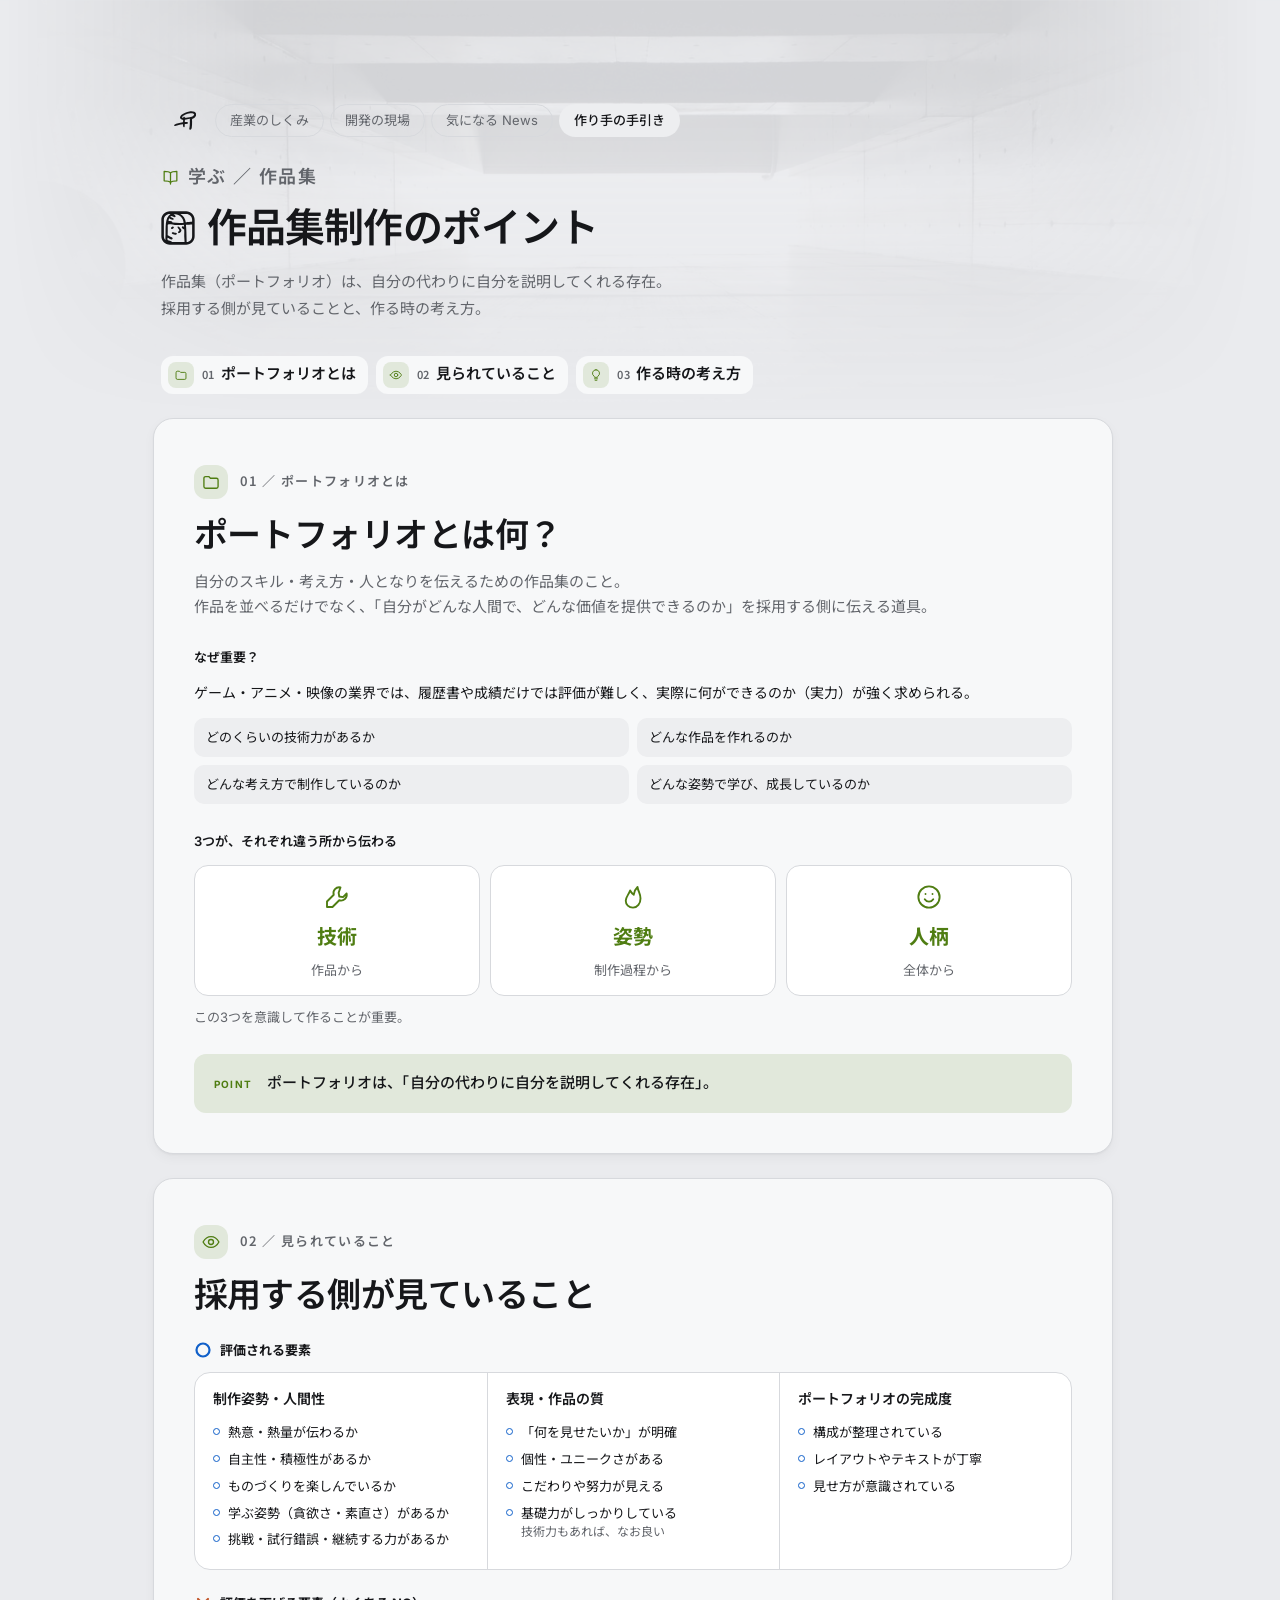
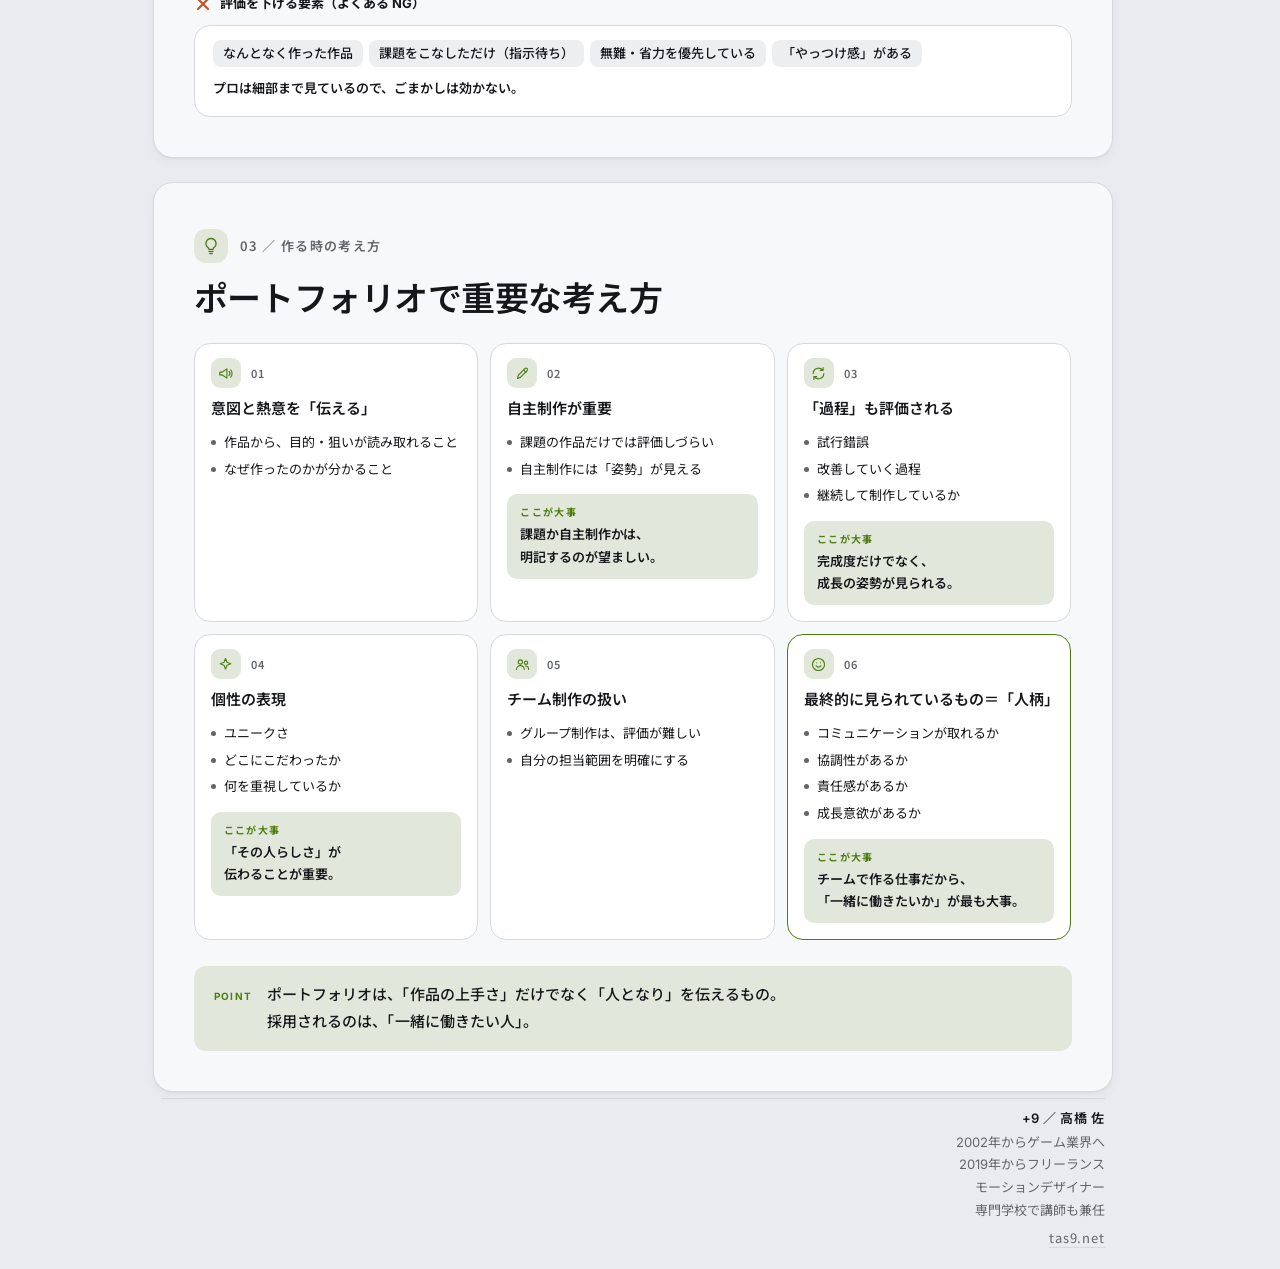
<file: learn/portfolio.html>
<!doctype html>
<html lang="ja">
<head>
<meta charset="utf-8">
<!-- 学ぶ（作り手の手引き）。共通の見た目は style.css、学ぶの部品は learn/learn.css -->
<meta name="viewport" content="width=device-width,initial-scale=1">
<title>作品集制作のポイント：ゲーム業界のポートフォリオで見られていること ｜ ゲーム業界の理解を深める地図</title>
<meta name="description" content="作品集（ポートフォリオ）は、自分の代わりに自分を説明してくれる存在。採用する側が見ていることと、作る時の6つの考え方。">
<meta property="og:type" content="article">
<meta property="og:title" content="作品集制作のポイント">
<meta property="og:description" content="作品集（ポートフォリオ）は、自分の代わりに自分を説明してくれる存在。採用する側が見ていることと、作る時の6つの考え方。">
<meta property="og:url" content="https://notes.tas9.net/learn/portfolio.html">
<meta property="og:site_name" content="ゲーム業界の理解を深める地図">
<meta property="og:locale" content="ja_JP">
<meta property="og:image" content="https://notes.tas9.net/og.png">
<link rel="canonical" href="https://notes.tas9.net/learn/portfolio.html">
<meta name="twitter:card" content="summary_large_image">
<link rel="icon" href="data:image/svg+xml;utf8,<svg xmlns='http://www.w3.org/2000/svg' viewBox='104 129 105 89'><style>path{fill:%23333}@media (prefers-color-scheme:dark){path{fill:%23f5f5f7}}</style><path d='M176.0366,130.8232c-12.7488,2.0014-26.8024,7.6128-36.4664,15.6061-11.2927,10.4-10.2545,23.0626,7.1971,24.2507-.1219,2.8139-.313,5.8846-.3845,8.7311.098,1.6658.0058,2.6135-1.9803,2.7731-13.8904,2.7385-28.4505,4.9224-38.4208,11.546-.5634.1345-.5432.4985-.7303.8776-.1321.2675-.2402.5534-.2346.8517.1805,9.4435,15.2324.6668,20.8776-.289,6.5802-1.0276,13.6384-3.8511,20.1526-3.8411.1212,5.55.2944,14.6605,5.758,13.9257,3.9485-1.0272,1.507-9.018,2.639-12.9664-1.9142-5.1835,17.9977.4855,14.3948-9.1232-1.9492-3.3911-9.3795-2.2475-14.1548-2.1609.1599-3.5212.3199-7.0434.4798-10.5646,8.7144-.9588,14.6201-1.949,23.0324-4.562.295,11.596.5525,26.7108-1.1542,38.2311-.0275,3.3588-2.2057,6.8232-1.0253,10.0197,5.7303,7.3846,11.2675-2.4999,11.2827-8.2081,1.4005-8.3205,1.4758-17.6229,1.4515-27.0773.6795-4.2975-2.6248-10.9072,2.1598-12.9647,28.8408-14.3216,20.0151-40.3267-14.8742-35.0555ZM191.6307,154.1128c-1.4825.6987-3.4545,2.5314-4.5665,1.4816-.1877-.1772-.4628-.2456-.7176-.2036-6.6749,1.1013-11.6011,3.1055-17.7178,3.8529-4.3312.5755-9.2273,2.0431-13.4649,1.5919-.4554-.5104-.1702-1.961-.4799-2.6411-.9835-1.3435-2.2745-2.5884-4.0782-1.9208-2.2845.19-2.7604,2.7097-3.359,4.8023-15.0419.0143,5.1118-12.4051,8.1573-14.1659,6.9716-3.2369,15.7759-6.2043,24.4709-7.2037,14.1142-.731,26.5272,2.8245,11.7557,14.4062Z'/></svg>">
<meta name="theme-color" content="#f5f5f7" media="(prefers-color-scheme: light)">
<meta name="theme-color" content="#1d1d1f" media="(prefers-color-scheme: dark)">
<link rel="preconnect" href="https://fonts.googleapis.com">
<link rel="preconnect" href="https://fonts.gstatic.com" crossorigin>
<link rel="stylesheet" href="https://fonts.googleapis.com/css2?family=Inter:wght@400;500;600;700&family=Noto+Sans+JP:wght@400;500;600;700&display=swap">
<link rel="stylesheet" href="../style.css?v=20261007c">
<link rel="stylesheet" href="learn.css?v=20261006b">
<script type="application/ld+json">
{
 "@context": "https://schema.org",
 "@type": "Article",
 "url": "https://notes.tas9.net/learn/portfolio.html",
 "headline": "作品集制作のポイント",
 "description": "作品集（ポートフォリオ）は、自分の代わりに自分を説明してくれる存在。採用する側が見ていることと、作る時の6つの考え方。",
 "inLanguage": "ja",
 "image": "https://notes.tas9.net/og.png",
 "author": {
  "@type": "Person",
  "name": "+9",
  "url": "https://takahashi.tas9.net/"
 },
 "publisher": {
  "@type": "Person",
  "name": "+9",
  "url": "https://takahashi.tas9.net/"
 },
 "isPartOf": {
  "@type": "WebSite",
  "name": "ゲーム業界の理解を深める地図",
  "url": "https://notes.tas9.net/"
 }
}
</script>
</head>
<body>

<svg width="0" height="0" style="position:absolute" aria-hidden="true" focusable="false">
  <defs>
    <symbol id="i-book" viewBox="0 0 24 24"><path d="M12 7.5C10.5 6 8.5 5.5 4 5.5v12c4.5 0 6.5.5 8 2 1.5-1.5 3.5-2 8-2v-12c-4.5 0-6.5.5-8 2zM12 7.5v14"/></symbol>
    <symbol id="i-folder" viewBox="0 0 24 24"><path d="M3.5 7.5a2 2 0 012-2h3.8l2 2h7.2a2 2 0 012 2v8a2 2 0 01-2 2h-13a2 2 0 01-2-2z"/></symbol>
    <symbol id="i-eye" viewBox="0 0 24 24"><path d="M2.5 12S6 5.5 12 5.5 21.5 12 21.5 12 18 18.5 12 18.5 2.5 12 2.5 12z"/><circle cx="12" cy="12" r="3"/></symbol>
    <symbol id="i-bulb" viewBox="0 0 24 24"><path d="M9.5 18.5h5M10.5 21h3M12 3a6 6 0 00-3.6 10.8c.7.6 1.1 1.3 1.1 2.2h5c0-.9.4-1.6 1.1-2.2A6 6 0 0012 3z"/></symbol>
    <symbol id="i-tool" viewBox="0 0 24 24"><path d="M14.8 4.3a4.6 4.6 0 00-5.4 5.9L4 15.6V20h4.4l5.4-5.4a4.6 4.6 0 005.9-5.4l-2.9 2.9-3-.5-.5-3z"/></symbol>
    <symbol id="i-flame" viewBox="0 0 24 24"><path d="M12 20.5c-3.4 0-5.8-2.3-5.8-5.5 0-3.1 2.4-4.9 3.5-8.2.9 1.6 1.5 2.6 2.9 3.4.3-2.3 1.2-4.5 3-6.2.5 3.5 2.4 5.4 2.4 9.1 0 4.1-2.4 7.4-6 7.4z"/></symbol>
    <symbol id="i-smile" viewBox="0 0 24 24"><circle cx="12" cy="12" r="8.5"/><path d="M8.6 13.8a4 4 0 006.8 0"/><path d="M9.2 9.6h.01M14.8 9.6h.01"/></symbol>
    <symbol id="i-mega" viewBox="0 0 24 24"><path d="M4 10v4h3.5l6.5 4.5V5.5L7.5 10H4z"/><path d="M17 9.2a4 4 0 010 5.6M19.2 7a7 7 0 010 10"/></symbol>
    <symbol id="i-pen" viewBox="0 0 24 24"><path d="M5 19l1-4.5L15.5 5a2.1 2.1 0 013 3L9 17.5 5 19z"/><path d="M13.5 7l3.5 3.5"/></symbol>
    <symbol id="i-loop" viewBox="0 0 24 24"><path d="M19.5 12a7.5 7.5 0 01-13.3 4.7M4.5 12a7.5 7.5 0 0113.3-4.7"/><path d="M18.5 3.5v4h-4M5.5 20.5v-4h4"/></symbol>
    <symbol id="i-spark" viewBox="0 0 24 24"><path d="M12 3.5l2.1 5.4 5.4 2.1-5.4 2.1L12 18.5l-2.1-5.4L4.5 11l5.4-2.1z"/></symbol>
    <symbol id="i-team" viewBox="0 0 24 24"><circle cx="9" cy="8.5" r="3"/><path d="M3.5 19a5.5 5.5 0 0111 0"/><circle cx="17" cy="9.5" r="2.3"/><path d="M16.2 14.2a4.6 4.6 0 014.3 4.8"/></symbol>
  </defs>
</svg>

<nav class="toc" aria-label="目次">
  <div class="toc-pages">
    <a class="home" href="../index.html" aria-label="地図のトップへ"><svg viewBox="104 129 105 89" role="img" aria-hidden="true"><path d="M176.0366,130.8232c-12.7488,2.0014-26.8024,7.6128-36.4664,15.6061-11.2927,10.4-10.2545,23.0626,7.1971,24.2507-.1219,2.8139-.313,5.8846-.3845,8.7311.098,1.6658.0058,2.6135-1.9803,2.7731-13.8904,2.7385-28.4505,4.9224-38.4208,11.546-.5634.1345-.5432.4985-.7303.8776-.1321.2675-.2402.5534-.2346.8517.1805,9.4435,15.2324.6668,20.8776-.289,6.5802-1.0276,13.6384-3.8511,20.1526-3.8411.1212,5.55.2944,14.6605,5.758,13.9257,3.9485-1.0272,1.507-9.018,2.639-12.9664-1.9142-5.1835,17.9977.4855,14.3948-9.1232-1.9492-3.3911-9.3795-2.2475-14.1548-2.1609.1599-3.5212.3199-7.0434.4798-10.5646,8.7144-.9588,14.6201-1.949,23.0324-4.562.295,11.596.5525,26.7108-1.1542,38.2311-.0275,3.3588-2.2057,6.8232-1.0253,10.0197,5.7303,7.3846,11.2675-2.4999,11.2827-8.2081,1.4005-8.3205,1.4758-17.6229,1.4515-27.0773.6795-4.2975-2.6248-10.9072,2.1598-12.9647,28.8408-14.3216,20.0151-40.3267-14.8742-35.0555ZM191.6307,154.1128c-1.4825.6987-3.4545,2.5314-4.5665,1.4816-.1877-.1772-.4628-.2456-.7176-.2036-6.6749,1.1013-11.6011,3.1055-17.7178,3.8529-4.3312.5755-9.2273,2.0431-13.4649,1.5919-.4554-.5104-.1702-1.961-.4799-2.6411-.9835-1.3435-2.2745-2.5884-4.0782-1.9208-2.2845.19-2.7604,2.7097-3.359,4.8023-15.0419.0143,5.1118-12.4051,8.1573-14.1659,6.9716-3.2369,15.7759-6.2043,24.4709-7.2037,14.1142-.731,26.5272,2.8245,11.7557,14.4062Z"/></svg></a>
    <a href="../industry.html">産業のしくみ</a>
    <a href="../dev.html">開発の現場</a>
    <a href="../news.html">気になる News</a>
    <a href="portfolio.html" aria-current="page">作り手の手引き</a>
  </div>
  <ul>
    <li><a href="#c1"><span class="n">01</span>ポートフォリオとは</a></li>
    <li><a href="#c2"><span class="n">02</span>見られていること</a></li>
    <li><a href="#c3"><span class="n">03</span>作る時の考え方</a></li>
  </ul>
</nav>

<div class="hero-bg page" aria-hidden="true"><img src="../hero.jpg?v=4" alt=""></div>

<div class="wrap">

<header class="top">
  <nav class="pages" aria-label="ページの切り替え">
  <a class="home" href="../index.html" aria-label="地図のトップへ"><svg viewBox="104 129 105 89" role="img" aria-hidden="true"><path d="M176.0366,130.8232c-12.7488,2.0014-26.8024,7.6128-36.4664,15.6061-11.2927,10.4-10.2545,23.0626,7.1971,24.2507-.1219,2.8139-.313,5.8846-.3845,8.7311.098,1.6658.0058,2.6135-1.9803,2.7731-13.8904,2.7385-28.4505,4.9224-38.4208,11.546-.5634.1345-.5432.4985-.7303.8776-.1321.2675-.2402.5534-.2346.8517.1805,9.4435,15.2324.6668,20.8776-.289,6.5802-1.0276,13.6384-3.8511,20.1526-3.8411.1212,5.55.2944,14.6605,5.758,13.9257,3.9485-1.0272,1.507-9.018,2.639-12.9664-1.9142-5.1835,17.9977.4855,14.3948-9.1232-1.9492-3.3911-9.3795-2.2475-14.1548-2.1609.1599-3.5212.3199-7.0434.4798-10.5646,8.7144-.9588,14.6201-1.949,23.0324-4.562.295,11.596.5525,26.7108-1.1542,38.2311-.0275,3.3588-2.2057,6.8232-1.0253,10.0197,5.7303,7.3846,11.2675-2.4999,11.2827-8.2081,1.4005-8.3205,1.4758-17.6229,1.4515-27.0773.6795-4.2975-2.6248-10.9072,2.1598-12.9647,28.8408-14.3216,20.0151-40.3267-14.8742-35.0555ZM191.6307,154.1128c-1.4825.6987-3.4545,2.5314-4.5665,1.4816-.1877-.1772-.4628-.2456-.7176-.2036-6.6749,1.1013-11.6011,3.1055-17.7178,3.8529-4.3312.5755-9.2273,2.0431-13.4649,1.5919-.4554-.5104-.1702-1.961-.4799-2.6411-.9835-1.3435-2.2745-2.5884-4.0782-1.9208-2.2845.19-2.7604,2.7097-3.359,4.8023-15.0419.0143,5.1118-12.4051,8.1573-14.1659,6.9716-3.2369,15.7759-6.2043,24.4709-7.2037,14.1142-.731,26.5272,2.8245,11.7557,14.4062Z"/></svg></a>
  <a href="../industry.html">産業のしくみ</a>
  <a href="../dev.html">開発の現場</a>
  <a href="../news.html">気になる News</a>
  <a href="portfolio.html" aria-current="page">作り手の手引き</a>
</nav>
  <p class="eyebrow"><svg class="ic" viewBox="0 0 24 24" aria-hidden="true"><path d="M12 7.5C10.5 6 8.5 5.5 4 5.5v12c4.5 0 6.5.5 8 2 1.5-1.5 3.5-2 8-2v-12c-4.5 0-6.5.5-8 2zM12 7.5v14"/></svg>学ぶ ／ 作品集</p>
  <div class="title-row">
    <svg class="chara" viewBox="73 133 94 94" role="img" aria-hidden="true"><path fill="currentColor" d="M142.64,133.95h-45.29c-12.9,0-23.4,10.5-23.4,23.4v45.29c0,12.9,10.5,23.4,23.4,23.4h45.29c12.91,0,23.4-10.5,23.4-23.4v-45.29c0-12.9-10.5-23.4-23.4-23.4ZM159.05,157.36v4.97c-.33.01-.66.04-1.01.07-27.22.72-10.09,7.95-21.6-12.24-2.58-3.52-5.97-6.74-9.76-9.21h15.96c9.04,0,16.4,7.36,16.4,16.4ZM103.42,218.32c-3.32-2.83-8.21-3.45-12.24-5.28-.03-1.22-.51-4.96,0-5.52-.85-3.3,9.43,5.86,11.52,4.08,1.68-.04,3.55-2.76,1.92-4.08-.52-1.68-2.7-1.61-3.36-2.4-3.46-.88-5.43-3.7-9.84-4.8.42-9.02.19-18.69.24-28.08-.71-5.09,16.25-.73,19.68-.72,7.08.26,14,.07,21.36,0,5.13-1.36,3.78,2.41,4.08,5.76-.69-.41-3.34-3.05-4.8-1.68-4.28,2.42,1.76,7.35,5.04,7.68.83,7.12-.06,13.79.24,21.12.43,4.78.75,9.7.84,14.65h-34.56c-.02-.23-.05-.48-.12-.73ZM103.56,151.6c-1.39-.61-2.67-1.65-5.04-1.92,2.5-4.57,3.89-2.47,7.44-1.2,8,5.07,11.03-2.64,1.68-5.76,13.64-4.13,26.7,10.16,27.6,20.64.38,3.52-1.11,2.26-3.12,2.64-9.47.02-18.37.23-27.36-.96.04-5.24-7.3-3.83-11.04-5.28.42-2.07,1.24-5.39,2.64-6.48,1.88,2.87,8.55,5.57,11.52,3.12,1.35-3.29-2.19-4.24-4.32-4.8ZM80.95,157.36c0-9.04,7.36-16.4,16.4-16.4h1.99s-.07.06-.1.09c-15.9,10.89-13.03,36.84-13.68,56.88-.27,5.17-.38,10.4-.39,15.67-2.61-2.91-4.22-6.74-4.22-10.94v-45.29ZM143.94,218.98c-.08-9.07-.66-18.21-.68-27.01.03-5.99-.76-11.87-1.06-18.05-.02-2.74-.95-2.96,2.4-2.64,3.95-.2,7.73-.37,11.04-.96,1.13-.16,2.29-.15,3.41-.16v32.48c0,8.61-6.67,15.67-15.1,16.34Z M108.6,177.76c-1.42-4.99-9.21-.66-8.16,3.84,2.14,3.36,7.88-.79,8.16-3.84Z M109.08,192.16c-1.73-.32-3.08-.59-4.8-.48-.92.4-2.29,2.51-.96,3.6,1.93,2.85,13.65,5.46,13.68-.24-1.01-3.18-5.92-1.55-7.92-2.88Z M118.68,176.8c-.22,3.93,3.42,5.88,5.28,9.12-.17,1.25-1.86,2.81-2.64,3.6-1.77,1.06-1.15,3.46,0,4.56,4.24,1.1,8.64-4.57,8.16-8.64-1.89-2.76-6.76-12.35-10.8-8.64Z"/></svg>
    <h1>作品集制作のポイント</h1>
  </div>
  <p class="lead">作品集（ポートフォリオ）は、自分の代わりに自分を説明してくれる存在。<br>採用する側が見ていることと、作る時の考え方。</p>

  <ul class="chapters" id="chapters">
    <li><a href="#c1"><span class="ico"><svg class="ic"><use href="#i-folder"/></svg></span><span class="tt"><span class="n">01</span><b>ポートフォリオとは</b></span></a></li>
    <li><a href="#c2"><span class="ico"><svg class="ic"><use href="#i-eye"/></svg></span><span class="tt"><span class="n">02</span><b>見られていること</b></span></a></li>
    <li><a href="#c3"><span class="ico"><svg class="ic"><use href="#i-bulb"/></svg></span><span class="tt"><span class="n">03</span><b>作る時の考え方</b></span></a></li>
  </ul>
</header>

<section class="ch" id="c1">
  <div class="ch-head"><span class="ico"><svg class="ic"><use href="#i-folder"/></svg></span><span class="ch-no">01 ／ ポートフォリオとは</span></div>
  <h2>ポートフォリオとは何？</h2>
  <p class="sub">自分のスキル・考え方・人となりを伝えるための作品集のこと。<br>作品を並べるだけでなく、「自分がどんな人間で、どんな価値を提供できるのか」を採用する側に伝える道具。</p>

  <div class="fig-title">なぜ重要？</div>
  <p class="txt" style="margin-top:0">ゲーム・アニメ・映像の業界では、履歴書や成績だけでは評価が難しく、実際に何ができるのか（実力）が強く求められる。</p>
  <ul class="asks"><li>どのくらいの技術力があるか</li><li>どんな作品を作れるのか</li><li>どんな考え方で制作しているのか</li><li>どんな姿勢で学び、成長しているのか</li></ul>

  <div class="fig-title">3つが、それぞれ違う所から伝わる</div>
  <div class="trio">
    <div><svg class="ic ti" aria-hidden="true"><use href="#i-tool"/></svg><b>技術</b><span>作品から</span></div>
    <div><svg class="ic ti" aria-hidden="true"><use href="#i-flame"/></svg><b>姿勢</b><span>制作過程から</span></div>
    <div><svg class="ic ti" aria-hidden="true"><use href="#i-smile"/></svg><b>人柄</b><span>全体から</span></div>
  </div>
  <p class="fig-note">この3つを意識して作ることが重要。</p>
  <p class="point"><span>ポートフォリオは、「自分の代わりに自分を説明してくれる存在」。</span></p>
</section>

<section class="ch" id="c2">
  <div class="ch-head"><span class="ico"><svg class="ic"><use href="#i-eye"/></svg></span><span class="ch-no">02 ／ 見られていること</span></div>
  <h2>採用する側が見ていること</h2>
  <p class="ev-h"><svg class="okng okng-o" viewBox="0 0 18 18" aria-hidden="true"><circle cx="9" cy="9" r="6.5"/></svg>評価される要素</p>
  <div class="eval">
    <div class="ev-col"><h3>制作姿勢・人間性</h3><ul><li>熱意・熱量が伝わるか</li><li>自主性・積極性があるか</li><li>ものづくりを楽しんでいるか</li><li>学ぶ姿勢（貪欲さ・素直さ）があるか</li><li>挑戦・試行錯誤・継続する力があるか</li></ul></div>
    <div class="ev-col"><h3>表現・作品の質</h3><ul><li>「何を見せたいか」が明確</li><li>個性・ユニークさがある</li><li>こだわりや努力が見える</li><li>基礎力がしっかりしている<small>技術力もあれば、なお良い</small></li></ul></div>
    <div class="ev-col"><h3>ポートフォリオの完成度</h3><ul><li>構成が整理されている</li><li>レイアウトやテキストが丁寧</li><li>見せ方が意識されている</li></ul></div>
  </div>
  <p class="ev-h"><svg class="okng okng-x" viewBox="0 0 18 18" aria-hidden="true"><path d="M4 4l10 10M14 4L4 14"/></svg>評価を下げる要素（よくある NG）</p>
  <div class="ng">
    <ul class="chips"><li>なんとなく作った作品</li><li>課題をこなしただけ（指示待ち）</li><li>無難・省力を優先している</li><li>「やっつけ感」がある</li></ul>
    <p class="ng-n">プロは細部まで見ているので、ごまかしは効かない。</p>
  </div>
</section>

<section class="ch" id="c3">
  <div class="ch-head"><span class="ico"><svg class="ic"><use href="#i-bulb"/></svg></span><span class="ch-no">03 ／ 作る時の考え方</span></div>
  <h2>ポートフォリオで重要な考え方</h2>
  <div class="ideas">
    <div class="idea"><div class="idea-h"><span class="ico"><svg class="ic"><use href="#i-mega"/></svg></span><span class="n">01</span></div><b>意図と熱意を「伝える」</b><ul><li>作品から、目的・狙いが読み取れること</li><li>なぜ作ったのかが分かること</li></ul></div>
    <div class="idea"><div class="idea-h"><span class="ico"><svg class="ic"><use href="#i-pen"/></svg></span><span class="n">02</span></div><b>自主制作が重要</b><ul><li>課題の作品だけでは評価しづらい</li><li>自主制作には「姿勢」が見える</li></ul><p class="hl">課題か自主制作かは、<br>明記するのが望ましい。</p></div>
    <div class="idea"><div class="idea-h"><span class="ico"><svg class="ic"><use href="#i-loop"/></svg></span><span class="n">03</span></div><b>「過程」も評価される</b><ul><li>試行錯誤</li><li>改善していく過程</li><li>継続して制作しているか</li></ul><p class="hl">完成度だけでなく、<br>成長の姿勢が見られる。</p></div>
    <div class="idea"><div class="idea-h"><span class="ico"><svg class="ic"><use href="#i-spark"/></svg></span><span class="n">04</span></div><b>個性の表現</b><ul><li>ユニークさ</li><li>どこにこだわったか</li><li>何を重視しているか</li></ul><p class="hl">「その人らしさ」が<br>伝わることが重要。</p></div>
    <div class="idea"><div class="idea-h"><span class="ico"><svg class="ic"><use href="#i-team"/></svg></span><span class="n">05</span></div><b>チーム制作の扱い</b><ul><li>グループ制作は、評価が難しい</li><li>自分の担当範囲を明確にする</li></ul></div>
    <div class="idea key"><div class="idea-h"><span class="ico"><svg class="ic"><use href="#i-smile"/></svg></span><span class="n">06</span></div><b>最終的に見られているもの＝「人柄」</b><ul><li>コミュニケーションが取れるか</li><li>協調性があるか</li><li>責任感があるか</li><li>成長意欲があるか</li></ul><p class="hl">チームで作る仕事だから、<br>「一緒に働きたいか」が最も大事。</p></div>
  </div>
  <p class="point"><span>ポートフォリオは、「作品の上手さ」だけでなく「人となり」を伝えるもの。<br>採用されるのは、「一緒に働きたい人」。</span></p>
</section>

<footer class="by">
  <p class="who">+9 ／ 高橋 佐</p>
  <p class="bio">2002年からゲーム業界へ</p>
  <p class="bio">2019年からフリーランス</p>
  <p class="bio">モーションデザイナー</p>
  <p class="bio">専門学校で講師も兼任</p>
  <p class="site"><a href="https://takahashi.tas9.net/" target="_blank" rel="noopener">tas9.net</a></p>
</footer>

</div>

<script>
// 上のタブ：いまのページ（作り手の手引き）が右端で隠れないよう、横にずらしておく（スマホ幅）
(function(){var p=document.querySelector('header .pages'),a=p&&p.querySelector('[aria-current]');if(!a)return;function fit(){var d=a.getBoundingClientRect().right-p.getBoundingClientRect().right;if(d>0)p.scrollLeft+=d+8;}fit();if(document.fonts&&document.fonts.ready)document.fonts.ready.then(fit);window.addEventListener('load',fit);})();
</script>
<script src="../common.js?v=20261007c"></script>
</body>
</html>
</file>
<file: style.css>
@import url("tas9.css?v=202611191843");
/* ゲーム業界 +9 メモ：共通スタイル（index.html と dev.html で共用）。色の体系・約束は CLAUDE.md */
:root{
    --node:#ffffff;   --warm:#f1ecdf; --warm-ink:#6a5422; --coin:#9a7413;
  --c-teal:#0e7f8c; --c-blue:#1160c9; --c-violet:#5a6a80; --c-gold:#8f6f10; --c-green:#1a7a56; --c-coral:#c2562a; --c-slate:#5b6472;
  --imp3:#c65312; --imp2:#1160c9; --on-color:#fff; --warn:#a97f00;
  }
@media (prefers-color-scheme: dark){
  :root:not([data-theme="light"]){
        --node:#232428;     --warm:#26211a; --warm-ink:#dcbc80; --coin:#e0c15f;
    --c-teal:#35b7c9; --c-blue:#5ea8ff; --c-violet:#a9b6c9; --c-gold:#e0c15f; --c-green:#8fd4a8; --c-coral:#ff8a4d; --c-slate:#7f8794;
    --imp3:#ff8a4d; --imp2:#5ea8ff; --on-color:#0a0b0d; --warn:#e8c25c;
      }
}
:root[data-theme="dark"]{
        --node:#232428;     --warm:#26211a; --warm-ink:#dcbc80; --coin:#e0c15f;
    --c-teal:#35b7c9; --c-blue:#5ea8ff; --c-violet:#a9b6c9; --c-gold:#e0c15f; --c-green:#8fd4a8; --c-coral:#ff8a4d; --c-slate:#7f8794;
    --imp3:#ff8a4d; --imp2:#5ea8ff; --on-color:#0a0b0d; --warn:#e8c25c;
    }
*{box-sizing:border-box}
:root{}
/* 色の使い方：章は全部同じ1色（--accent）。色で意味を持たせるのは図の区分だけ（--c-* の寒色の段階＋暖色2つ） */
:root{--ac:var(--accent)}
section.ch,.chapters li{--ac:var(--accent);--ac-soft:color-mix(in srgb,var(--ac) 13%,var(--card))}
#terms,#src{--ac:var(--sub)}
#terms{display:none}
html{-webkit-text-size-adjust:100%;scroll-behavior:smooth;scrollbar-gutter:stable}
body{margin:0;background:var(--bg);color:var(--ink);
  font-family:var(--font);
  font-size:var(--fs-m);line-height:1.75;padding:16px;
  -webkit-font-smoothing:antialiased;-moz-osx-font-smoothing:grayscale}
.wrap{max-width:960px;margin:12px auto 4px}
p{margin:0;text-wrap:pretty}
a{color:inherit}
.nw{white-space:nowrap}

/* アイコン（線画・1.6px）。色は置かれた場所の文字色に従う */
.ic{width:22px;height:22px;flex:none;fill:none;stroke:currentColor;stroke-width:1.6;stroke-linecap:round;stroke-linejoin:round}
.ico{display:flex;flex:none;width:38px;height:38px;border-radius:var(--r-m);background:var(--ac-soft);color:var(--ac);align-items:center;justify-content:center}

/* 見出しまわり */
header.top{padding:76px 8px 0}
.eyebrow{display:flex;align-items:center;gap:8px;font-size:var(--fs-l);letter-spacing:.08em;color:var(--sub);font-weight:600}
.eyebrow .ic{width:19px;height:19px;color:var(--ac)}
h1{font-size:clamp(28px,3.6vw,40px);line-height:1.18;letter-spacing:-.02em;font-weight:600;margin:12px 0 0}
.lead{margin-top:16px;font-size:var(--fs-m);line-height:1.8;color:var(--sub);max-width:44em;text-wrap:pretty}
.meta{margin-top:12px;font-size:var(--fs-s);color:var(--sub)}

/* 入口：7章を小さな札で横一列（場所を取らない） */
.chapters{list-style:none;margin:34px 0 0;padding:0;display:flex;flex-wrap:wrap;gap:8px}
.chapters a{display:flex;align-items:center;gap:8px;background:var(--card);border-radius:var(--r-m);padding:6px 12px 6px 7px;text-decoration:none;box-shadow:none;transition:transform .15s}
.chapters a:hover{transform:translateY(-2px)}
.chapters .ico{width:26px;height:26px;border-radius:var(--r-s)}
.chapters .ico .ic{width:14px;height:14px}
.chapters .tt{display:flex;align-items:baseline;gap:6px}
.chapters .n{font-family:var(--mono);font-size:var(--fs-xs);letter-spacing:.06em;color:var(--sub);font-weight:600;font-variant-numeric:tabular-nums}
.chapters b{font-size:var(--fs-m);font-weight:600;line-height:1.3}

/* 目次（入口カードが画面から消えたら上に出る） */
nav.toc{position:fixed;left:0;right:0;top:0;z-index:5;padding:10px 16px;transform:translateY(-100%);transition:transform .2s;
  background:color-mix(in srgb,var(--bg) 82%,transparent);-webkit-backdrop-filter:blur(14px);backdrop-filter:blur(14px)}
nav.toc.show{transform:none}
nav.toc ul{position:relative;display:flex;gap:8px;max-width:960px;margin:0 auto;padding:0;list-style:none;overflow-x:auto;scrollbar-width:none}
.toc-pages{display:flex;align-items:center;gap:6px;max-width:960px;margin:0 auto 8px;padding-bottom:8px;
  border-bottom:1px solid var(--line);overflow-x:auto;scrollbar-width:none}
.toc-pages::-webkit-scrollbar{display:none}
.toc-pages a{display:flex;align-items:center;flex:none;padding:6px 14px;border-radius:var(--r-pill);border:1px solid var(--line);
  color:var(--sub);text-decoration:none;font-size:var(--fs-s);line-height:1.45;white-space:nowrap;
  transition:color .2s,border-color .2s,background-color .2s}
.toc-pages a:hover{color:var(--ink);border-color:var(--sub)}
.toc-pages a[aria-current="page"]{background:var(--tonal);color:var(--ink);font-weight:500;border-color:transparent}
.toc-pages .home{padding:4px 11px;color:var(--ink);border-color:transparent}
.toc-pages .home:hover{border-color:var(--line)}
.toc-pages .home svg{display:block;width:auto;height:18px;fill:currentColor}
nav.toc ul::-webkit-scrollbar{display:none}
nav.toc a{display:block;padding:6px 14px;border-radius:var(--r-pill);background:var(--card);text-decoration:none;font-size:var(--fs-s);font-weight:500;white-space:nowrap}
nav.toc a .n{font-family:var(--mono);color:var(--sub);font-variant-numeric:tabular-nums;margin-right:.5em}

/* 章カード */
section.ch{background:var(--card);border:1px solid var(--line);border-radius:var(--r-l);box-shadow:var(--shadow);padding:46px 40px 40px;margin-top:24px;scroll-margin-top:112px}
.ch-head{display:flex;align-items:center;gap:10px;flex-wrap:wrap}
.ch-head .ico{width:34px;height:34px;border-radius:var(--r-m);margin-right:2px}
.ch-head .ic{width:20px;height:20px}
.ch-no{font-family:var(--mono);font-size:var(--fs-s);letter-spacing:.1em;color:var(--sub);font-weight:600;font-variant-numeric:tabular-nums}
h2{font-size:var(--fs-2xl);line-height:1.3;font-weight:600;margin:14px 0 0;letter-spacing:-.015em}
.sub{margin-top:12px;color:var(--sub);font-size:var(--fs-m);line-height:1.7}
.fig{margin-top:24px}
.fig-title{display:flex;align-items:center;flex-wrap:wrap;gap:4px 8px;margin:26px 0 12px;font-size:var(--fs-s);font-weight:600}
.fig-title small{font-weight:400;color:var(--sub);font-size:var(--fs-s)}
.fig-note{margin-top:10px;font-size:var(--fs-s);color:var(--sub);line-height:1.7}
.fig-hint{display:none;margin-top:8px;font-size:var(--fs-xs);color:var(--sub)}   /* スマホで横スクロールする図の案内 */

/* ノードと矢印（PC＝横並び／スマホ＝縦積み） */
.flow{display:flex;align-items:stretch}
.node{flex:1 1 0;min-width:0;background:var(--node);border:1px solid var(--line);border-radius:var(--r-m);padding:14px 16px}
.node h3{margin:10px 0 0;font-size:var(--fs-m);font-weight:600;color:var(--ac)}
.node p{margin-top:4px;font-size:var(--fs-s);line-height:1.6}
.node .to{margin-top:8px;font-size:var(--fs-xs);color:var(--sub)}
.arr{position:relative;flex:none;width:64px;display:flex;align-items:center;justify-content:center;font-size:var(--fs-xs);color:var(--sub);text-align:center;line-height:1.35}
.arr::before{content:"";position:absolute;left:6px;right:11px;top:50%;height:1.5px;background:var(--ac)}
.arr::after{content:"";position:absolute;right:5px;top:50%;transform:translateY(-50%);
  border-left:7px solid var(--ac);border-top:4px solid transparent;border-bottom:4px solid transparent}
.arr span{position:relative;top:-13px}
/* 01章：上流→下流の流れ図（ゲームは上から下へ、お金は下から上へ）。箱は button＝押すと説明が出る */
.chain{display:grid;grid-template-columns:30px minmax(0,1fr);gap:0 14px}
.rail{position:relative;display:flex;align-items:center;justify-content:center}
.rail::before{content:"";position:absolute;left:50%;top:10px;bottom:6px;width:2px;margin-left:-1px;background:var(--warm-ink);opacity:.5}
.rail::after{content:"";position:absolute;left:50%;top:2px;transform:translateX(-50%);border-bottom:9px solid var(--warm-ink);border-left:5px solid transparent;border-right:5px solid transparent}
.rail span{position:relative;z-index:1;writing-mode:vertical-rl;background:var(--card);padding:10px 0;font-size:var(--fs-xs);font-weight:600;letter-spacing:.14em;color:var(--warm-ink)}
.rail span .ic{width:18px;height:18px;margin-bottom:6px;stroke-width:1.8;color:var(--coin)}
.stage,.down{display:grid;grid-template-columns:72px minmax(0,1.15fr) 36px minmax(0,1fr);align-items:center}
.stage-k{font-size:var(--fs-s);font-weight:600;line-height:1.4}
.stage .link{height:1.5px;background:var(--line)}
.helpers{display:grid;gap:8px}
.down{min-height:44px}
.arr-v{grid-column:2;position:relative;align-self:stretch;display:flex;align-items:center;padding:12px 0 14px calc(50% + 14px);font-size:var(--fs-xs);line-height:1.5;color:var(--sub)}
.arr-v small{display:block;font-size:10px}
.arr-v::before{content:"";position:absolute;left:50%;top:5px;bottom:10px;width:1.5px;background:var(--ac)}
.arr-v::after{content:"";position:absolute;left:50%;bottom:3px;transform:translateX(-3.25px);border-top:7px solid var(--ac);border-left:4px solid transparent;border-right:4px solid transparent}
button.node{font:inherit;color:inherit;text-align:left;width:100%;cursor:pointer;position:relative;display:grid;grid-template-columns:38px minmax(0,1fr);column-gap:14px;align-items:center;padding:13px 36px 13px 16px;
  transition:opacity .2s,border-color .2s,background .2s}
button.node:hover{border-color:var(--ac)}
button.node:focus-visible{outline:2px solid var(--ac);outline-offset:2px}
button.node .tx{display:block;min-width:0}
button.node .nt{display:block;font-size:var(--fs-m);font-weight:600;line-height:1.4;color:var(--ac)}
button.node .nt small{font-size:var(--fs-s);font-weight:500;color:var(--sub);margin-left:1px}
button.node .nd{display:block;margin-top:1px;font-size:var(--fs-s);line-height:1.55}
button.node .rel{display:block;margin-top:3px;font-size:var(--fs-xs);color:var(--sub)}
button.node .more{position:absolute;top:50%;right:12px;transform:translateY(-50%);width:18px;height:18px;border-radius:50%;border:1px solid var(--sub);color:var(--sub);font-size:var(--fs-s);line-height:1;display:flex;align-items:center;justify-content:center}
/* 主役の箱は段の高さいっぱいに伸ばす＝縦の矢印が箱から箱へつながって見える */
.stage>button.node{align-self:stretch}
button.node.sub{grid-template-columns:32px minmax(0,1fr);column-gap:12px;padding:10px 34px 10px 12px;background:var(--tonal);border-color:transparent}
button.node.sub:hover{border-color:var(--ac)}
button.node.sub .ico{width:32px;height:32px;border-radius:9px;background:var(--card);color:var(--ink)}
button.node.sub .ic{width:18px;height:18px}
button.node.sub .nt{font-size:var(--fs-m);color:var(--ink)}
button.node.sub .nd{font-size:var(--fs-s)}

/* 工程 */
.steps .node{padding:12px 13px}
.steps .node h3{font-size:var(--fs-m);margin-top:8px}
.steps .node h3 .n{display:block;font-size:var(--fs-xs);letter-spacing:.1em;color:var(--sub);font-variant-numeric:tabular-nums}
.steps .arr{width:28px}
.steps .arr::before{left:4px;right:9px}
.steps .node .q{font-weight:500}
.steps .node .out{color:var(--sub)}
/* 05 から 01 へ戻る矢印（下をくぐる） */
.loop{position:relative;height:30px;margin:4px 9% 14px;border:1.5px solid var(--ac);border-top:0;border-radius:0 0 16px 16px}
.loop::before{content:"";position:absolute;left:-4.75px;top:-4px;border-bottom:7px solid var(--ac);border-left:4px solid transparent;border-right:4px solid transparent}
.loop span{position:absolute;left:50%;bottom:-10px;transform:translateX(-50%);background:var(--card);padding:0 12px;font-size:var(--fs-s);color:var(--sub);white-space:nowrap}
.pair{display:grid;grid-template-columns:1fr 1fr;gap:14px;margin-top:22px}
.box{display:flex;gap:14px;background:var(--tonal);border-radius:var(--r-m);padding:16px 18px}
.box .ico{background:var(--card);color:var(--ink)}
.box h3{margin:0;font-size:var(--fs-m);font-weight:600}
.box p{margin-top:4px;font-size:var(--fs-s);line-height:1.7}

/* 要点（各章の一言。ここだけ拾い読みしても通じるように） */
.point{display:flex;gap:14px;align-items:baseline;margin-top:26px;background:var(--ac-soft);border-radius:var(--r-m);padding:16px 20px;font-size:var(--fs-m);font-weight:500}
.point::before{content:"POINT";flex:none;font-size:10px;letter-spacing:.14em;font-weight:700;color:var(--ac)}

/* お金の2つの道 */
/* お金が入る2つの道：見出しを大きく、中の手順は小さく（何の話かが先に目に入るように） */
.ways{display:grid;grid-template-columns:1fr 1fr;gap:14px}
.way{background:var(--node);border:1px solid var(--line);border-radius:var(--r-l);padding:18px 20px 16px}
.way-h b{display:block;font-size:var(--fs-l);font-weight:600;line-height:1.4}
.way-h small{display:block;margin-top:2px;font-size:var(--fs-s);color:var(--sub)}
.mini{list-style:none;margin:14px 0 0;padding:0}
.mini li{position:relative;display:grid;grid-template-columns:28px minmax(0,1fr);column-gap:10px;align-items:start;font-size:var(--fs-s);font-weight:500;line-height:1.5}
.mini li+li{margin-top:18px}
.mini li+li::before{content:"";position:absolute;left:13.25px;top:-17px;height:10px;border-left:1.5px solid var(--ac)}
.mini li+li::after{content:"";position:absolute;left:10.5px;top:-7px;border-top:6px solid var(--ac);border-left:3.5px solid transparent;border-right:3.5px solid transparent}
.mini li>span:last-child{padding-top:3px}
.mini small{display:block;font-weight:400;font-size:var(--fs-s);color:var(--sub);line-height:1.5}
.mini .ico{width:28px;height:28px;border-radius:var(--r-s)}
.mini .ic{width:16px;height:16px}
.way-p{margin-top:14px;padding-top:12px;border-top:1px solid var(--line);font-size:var(--fs-s);font-weight:600;line-height:1.6}
/* 章の中の小見出し（この下の図は①の話、と先に言う） */
.grp-h{margin-top:30px;padding-top:22px;border-top:1px solid var(--line);font-size:var(--fs-m);font-weight:600;line-height:1.5}
.grp-p{margin-top:6px;font-size:var(--fs-s);color:var(--sub);line-height:1.7}

/* 資金のカーブ（模式図）。線は SVG、文字は HTML を重ねる＝縮んでも文字が小さくならない */
.jc{position:relative;height:230px;border:1px solid var(--line);border-radius:var(--r-m);background:var(--node);overflow:hidden}
.jc svg{position:absolute;inset:0;width:100%;height:100%;display:block}
.jc .zero{stroke:var(--sub);stroke-width:1;stroke-dasharray:3 4;vector-effect:non-scaling-stroke}
.jc .launch{stroke:var(--ink);stroke-width:1;stroke-dasharray:2 4;vector-effect:non-scaling-stroke}
.jc .neg{fill:var(--warm)}
.jc .pos{fill:var(--ac-soft)}
.jc .curve{fill:none;stroke:var(--ac);stroke-width:2.5;stroke-linecap:round;vector-effect:non-scaling-stroke}
.jc .lb{position:absolute;font-size:var(--fs-s);line-height:1.35;white-space:nowrap;color:var(--ink)}
.jc .lb.c{transform:translate(-50%,-50%)}
.jc .lb.s{color:var(--sub);font-size:var(--fs-xs)}
.jc .lb b{font-weight:600}
.jc .dot{position:absolute;width:9px;height:9px;border-radius:50%;background:var(--card);border:2.5px solid var(--ac);transform:translate(-50%,-50%)}
.jc .chip{background:var(--ink);color:var(--card);border-radius:var(--r-pill);padding:1px 9px;font-size:var(--fs-xs);font-weight:600}

/* 架空の計算例 */
.calc{margin-top:22px;background:var(--warm);border-radius:var(--r-m);padding:18px 20px}
/* 固定費の概算（畳んである）。左＝出典つきの単価、右＝仮定を置いた計算 */
.cost{display:grid;grid-template-columns:1fr 1fr;gap:14px;margin-top:12px}
.cost>div{background:var(--tonal);border-radius:var(--r-m);padding:14px 16px 12px}
.cost h4{margin:0 0 6px;font-size:var(--fs-s);font-weight:600}
.cost h4 small{display:block;font-weight:400;font-size:var(--fs-xs);color:var(--sub);margin-top:1px}
.cost ul{list-style:none;margin:0;padding:0}
.cost li{padding:7px 0;border-top:1px solid var(--line);font-size:var(--fs-s);line-height:1.5}
.cost li b{font-weight:600}
.cost li small{display:block;font-size:var(--fs-xs);color:var(--sub);line-height:1.5}
.cost-sum{margin-top:10px;padding-top:10px;border-top:1px solid var(--line);font-size:var(--fs-m);font-weight:600;line-height:1.6}
.cost-sum span{color:var(--ac)}
.cost-note{margin-top:8px;font-size:var(--fs-s);color:var(--sub);line-height:1.6}
/* 収支カーブと計算機の横並び。箱は同じ高さに伸びる */
.duo{display:grid;grid-template-columns:1fr 1fr;gap:0 16px;align-items:stretch}
.duo-col{display:flex;flex-direction:column;min-width:0}
.duo .jc,.duo .calc{flex:1 1 auto;margin-top:0}
.duo .jc{height:auto;min-height:230px}
.duo .jc .lb{font-size:var(--fs-xs)}
.duo .jc .lb.s{font-size:10px}
.duo .calc-grid{gap:12px 18px}
.calc-grid{display:grid;grid-template-columns:1fr 1fr;gap:14px 28px;margin-top:14px}
.calc label{display:block;font-size:var(--fs-s);color:var(--warm-ink)}
.calc output{display:block;font-size:var(--fs-l);font-weight:600;font-variant-numeric:tabular-nums;line-height:1.3}
.calc input[type=range]{width:100%;margin:8px 0 0;accent-color:var(--warm-ink)}
.calc .result{margin-top:16px;padding-top:14px;border-top:1px solid color-mix(in srgb,var(--warm-ink) 25%,transparent);
  display:flex;align-items:baseline;gap:12px;flex-wrap:wrap}
.calc .result .eq{font-size:var(--fs-s);color:var(--warm-ink);font-variant-numeric:tabular-nums}
.calc .result .ans{font-size:var(--fs-2xl);font-weight:700;font-variant-numeric:tabular-nums;line-height:1.2}
.meter{margin-top:12px;height:14px;border-radius:var(--r-s);background:color-mix(in srgb,var(--warm-ink) 16%,transparent);overflow:hidden}
.meter i{display:block;height:100%;width:25%;border-radius:var(--r-s);background:var(--warm-ink);transition:width .15s}
.meter-scale{display:flex;justify-content:space-between;margin-top:4px;font-size:var(--fs-xs);color:var(--warm-ink);font-variant-numeric:tabular-nums}
.calc .note{margin-top:10px;font-size:var(--fs-s);line-height:1.7;color:var(--warm-ink)}

/* 層で見る年表（帯は「その遊び場が加わった」目印から現在まで） */
.bands{position:relative;padding:26px 0 4px}
.bands .tick{position:absolute;top:0;bottom:0;width:0;border-left:1px solid var(--line)}
.bands .tick i{position:absolute;top:0;left:5px;font-style:normal;font-size:var(--fs-xs);color:var(--sub);font-variant-numeric:tabular-nums;line-height:1.4}
.bands .now{position:absolute;top:0;right:0;font-size:var(--fs-xs);color:var(--sub);line-height:1.4}
.band-row{position:relative;height:36px;margin-top:10px}
.lg{display:inline-block;width:9px;height:9px;border-radius:50%;vertical-align:-1px;margin:0 3px 0 6px;box-shadow:0 0 0 2px var(--card)}
.lg.i3{background:var(--imp3);width:11px;height:11px}.lg.i2{background:var(--imp2)}.lg.i1{background:var(--card);box-shadow:0 0 0 2px var(--ink);width:7px;height:7px}
.lg.warn{width:12px;height:11px;border-radius:0;box-shadow:none;background:var(--warn);clip-path:polygon(50% 0,100% 100%,0 100%)}
.band{position:absolute;top:0;bottom:0;right:0;border-radius:10px 4px 4px 10px;display:flex;align-items:center;gap:8px;padding:0 12px;
  font-size:var(--fs-s);white-space:nowrap;overflow:visible}
/* 帯の上の印（押すと注釈）。先頭＝その遊び場が加わった節目、途中＝大きな出来事 */
.band .ev{flex:none;position:relative;width:20px;height:20px;margin:0 -4px 0 -6px;padding:0;border:0;background:transparent;cursor:pointer}
/* 印の色＝衝撃の大きさ：i3 大（橙赤・大きめ）／i2 中（青）／i1 小（白抜き・小さめ）。色弱でも見分けられるよう、色相だけでなく明るさと大きさも変える */
.band .ev::before{content:"";position:absolute;left:50%;top:50%;width:9px;height:9px;border-radius:50%;background:var(--ic);box-shadow:0 0 0 2px var(--card);transform:translate(-50%,-50%)}
.band .ev.i3{--ic:var(--imp3)}.band .ev.i3::before{width:13px;height:13px}
.band .ev.i2{--ic:var(--imp2)}
.band .ev.i1{--ic:var(--card)}.band .ev.i1::before{box-shadow:0 0 0 2px var(--ink);width:7px;height:7px}
.band .ev.at{position:absolute;top:50%;margin:0;transform:translate(-50%,-50%)}
/* 帯をまたぐ出来事（Switch＝家庭用と携帯機の両方）は、2本の帯にかかる縦バー */
.band .ev.bar{top:0;height:82px;transform:translateX(-50%);z-index:2}
.band .ev.bar::before{top:0;width:8px;height:82px;border-radius:4px;transform:translateX(-50%);background:var(--ic)}
.band .ev:hover::before,.band .ev:focus-visible::before{background:var(--ink);box-shadow:0 0 0 2px var(--card)}
/* 注意の印：黄色の三角に「！」（伸びの鈍化など）。丸の印とは形で見分ける */
.band .ev.warn{--ic:var(--warn)}
.band .ev.warn::before{width:17px;height:15px;border-radius:0;box-shadow:none;clip-path:polygon(50% 0,100% 100%,0 100%);transform:translate(-50%,-56%)}
.band .ev.warn::after{content:"!";position:absolute;left:50%;top:50%;transform:translate(-50%,-36%);font-size:10px;font-weight:800;line-height:1;color:#1d1d1f;pointer-events:none}
.band .ev:focus-visible{outline:2px solid var(--bc);outline-offset:2px}
.band b{font-weight:600;font-size:var(--fs-s)}
.band span,.pre span{color:var(--sub);font-variant-numeric:tabular-nums}
.band{--bc:var(--ac)}
.band.l0{--bc:var(--ink);background:var(--tonal)}
.band.l1{--bc:var(--c-coral)}
.band.l2{--bc:var(--c-teal)}
.band.l3{--bc:var(--c-green)}
.band.l5{--bc:var(--c-blue)}
.band.l4{--bc:var(--c-violet)}
.band.l1,.band.l2,.band.l3,.band.l4,.band.l5{background:color-mix(in srgb,var(--bc) 16%,var(--card))}
/* 日本の勢い：橙の濃さ＝勢い（印の「大」と同じ橙）。1980〜90年代が濃く、2000年代に薄れ、2010年代後半から戻す（見方） */
.band.heat{--bc:var(--imp3);background:linear-gradient(90deg,color-mix(in srgb,var(--imp3) 4%,var(--card)) 0%,color-mix(in srgb,var(--imp3) 70%,var(--card)) 20%,var(--imp3) 34%,color-mix(in srgb,var(--imp3) 95%,var(--card)) 48%,color-mix(in srgb,var(--imp3) 40%,var(--card)) 56%,color-mix(in srgb,var(--imp3) 8%,var(--card)) 66%,color-mix(in srgb,var(--imp3) 8%,var(--card)) 74%,color-mix(in srgb,var(--imp3) 45%,var(--card)) 82%,color-mix(in srgb,var(--imp3) 90%,var(--card)) 100%)}
.band-row.heat-row{margin-top:14px}
.band.heat .hl{position:absolute;top:50%;transform:translateY(-50%);font-size:var(--fs-xs);font-weight:600;color:var(--ink);white-space:nowrap;text-shadow:0 0 6px var(--card)}
.pre{position:absolute;top:0;bottom:0;display:flex;align-items:center;justify-content:flex-end;gap:8px;padding-right:10px;font-size:var(--fs-s);white-space:nowrap;left:0}
.pre b{font-weight:600;font-size:var(--fs-s)}

/* 表（文字の年表・開いて読む） */
details.more{margin-top:16px}
details.more>summary{cursor:pointer;list-style:none;font-size:var(--fs-s);color:var(--sub);display:inline-flex;align-items:center;gap:6px}
details.more>summary::-webkit-details-marker{display:none}
details.more>summary::before{content:"＋"}
details.more[open]>summary::before{content:"－"}
.tbl{margin-top:12px;border-top:1px solid var(--line)}
.row{display:grid;grid-template-columns:96px 1fr 1fr;gap:6px 20px;padding:12px 0;border-bottom:1px solid var(--line);font-size:var(--fs-m);line-height:1.65}
.row.head{font-size:var(--fs-s);color:var(--sub);font-weight:600;letter-spacing:.06em;padding:9px 0}
.row .era{font-weight:600;font-variant-numeric:tabular-nums}
.row .view{color:var(--sub)}

/* 数字の絵 */
.bigstat{margin-top:24px;background:var(--node);border:1px solid var(--line);border-radius:var(--r-l);padding:20px 22px}
/* 06章：世界の需要／日本の市場を同じ形で横並び。日本側の下に「目安」を2つ */
.duo.mk{margin-top:20px;gap:16px;align-items:start}
.duo.mk .bigstat{margin-top:0}
.extra{margin-top:16px;padding-top:12px;border-top:1px dashed var(--line)}
.extra-h{font-size:var(--fs-s);font-weight:600;color:var(--sub)}
.extra .row{display:flex;gap:14px;align-items:center;padding:10px 0 2px}
.extra .row>div{min-width:0}
.extra .stat-num{font-size:var(--fs-l)}
.extra .pic{flex:none;color:var(--c-green)}.extra .pic .ic{width:40px;height:40px;stroke-width:1.1}
.extra .growth{flex:none;height:56px}.extra .growth .g1 i{height:22px}.extra .growth .g2 i{height:42px}
.bigstat-top{display:flex;align-items:flex-end;justify-content:space-between;gap:8px 20px;flex-wrap:wrap}
.stat-k{font-size:var(--fs-s);font-weight:600;color:var(--ac)}
.stat-what{margin-top:6px;font-size:var(--fs-s);color:var(--sub);line-height:1.5}
.stat-num{font-size:var(--fs-2xl);font-weight:700;line-height:1.25;font-variant-numeric:tabular-nums;letter-spacing:.01em}
.stat-src{margin-top:4px;font-size:var(--fs-xs);color:var(--sub);line-height:1.5}
.growth{display:flex;align-items:flex-end;gap:10px;height:84px}
.growth div{display:flex;flex-direction:column;align-items:center;justify-content:flex-end;gap:4px;height:100%;font-size:10px;color:var(--sub);white-space:nowrap}
.growth i{display:block;width:26px;border-radius:6px 6px 2px 2px}
.growth .g1 i{height:32px;background:color-mix(in srgb,var(--ac) 40%,var(--node))}
.growth .g2 i{height:61px;background:var(--ac)}

/* 3つの見方 */

/* 問い（開くと回答例） */
details.ask{margin-top:14px;border:1px solid var(--line);border-radius:var(--r-m);padding:0 18px}
details.ask summary{cursor:pointer;list-style:none;padding:13px 0;font-weight:500;display:flex;gap:10px;align-items:flex-start}
details.ask summary::-webkit-details-marker{display:none}
details.ask summary::before{content:"Q";flex:none;width:22px;height:22px;border-radius:50%;background:var(--ink);color:var(--card);
  font-size:var(--fs-xs);font-weight:700;display:flex;align-items:center;justify-content:center;margin-top:2px}
details.ask summary::after{content:"＋";margin-left:auto;color:var(--sub);flex:none}
details.ask[open] summary::after{content:"－"}
details.ask .a{padding:0 0 15px 32px;font-size:var(--fs-m);color:var(--sub)}

/* 現場メモ（本人が書く欄） */
.memo{display:flex;gap:12px;align-items:baseline;margin-top:16px;background:var(--tonal);border-left:2px solid var(--line);border-radius:4px 14px 14px 4px;padding:13px 18px}
.memo-k{flex:none;font-size:var(--fs-s);font-weight:600;color:var(--sub);white-space:nowrap}
.memo p{font-size:var(--fs-s);color:var(--sub);line-height:1.7}

.srcline{margin-top:16px;font-size:var(--fs-s);color:var(--sub)}

/* 会社のタイプ切り替え（01章の相関図を塗り分ける） */
.types-row{display:flex;align-items:center;justify-content:space-between;gap:8px 16px;flex-wrap:wrap;margin:0 0 10px}
.types{display:flex;gap:8px;min-width:0;margin:0;padding:0;list-style:none;overflow-x:auto;scrollbar-width:none}
.types::-webkit-scrollbar{display:none}
.types button{font:inherit;font-size:var(--fs-s);font-weight:500;color:var(--ink);background:var(--tonal);border:0;border-radius:var(--r-pill);padding:7px 14px;white-space:nowrap;cursor:pointer}
.types button[aria-pressed="true"]{background:var(--ink);color:var(--card)}
.type-cap{min-height:1.7em;margin:0 0 16px;font-size:var(--fs-s);color:var(--sub);line-height:1.7}
.chain.typed .node:not(.on){opacity:.4}
.chain.typed .arr-v,.chain.typed .link,.chain.typed .rail{opacity:.4}
.chain .node.on{border-color:var(--ac);background:var(--ac-soft)}
.chain .node.on .ico{background:var(--card)}
.chain .node.on::after{content:var(--badge);position:absolute;top:-10px;right:12px;height:20px;padding:0 9px;border-radius:var(--r-pill);
  background:var(--ac);color:var(--card);font-size:10px;font-weight:700;letter-spacing:.04em;display:flex;align-items:center;white-space:nowrap}

/* 言葉を4つの軸に分ける */
.axes{margin-top:24px;border-top:1px solid var(--line)}
.axis{display:grid;grid-template-columns:150px minmax(0,1fr) minmax(0,1fr);gap:8px 20px;align-items:center;padding:14px 0;border-bottom:1px solid var(--line)}
.axis-k{display:flex;align-items:center;gap:10px;font-size:var(--fs-m);font-weight:600}
.axis-k .ico{width:32px;height:32px;border-radius:9px}
.axis-k .ic{width:18px;height:18px}
.chips{display:flex;flex-wrap:wrap;gap:6px;margin:0;padding:0;list-style:none}
.chips li{background:var(--tonal);border-radius:var(--r-s);padding:4px 10px;font-size:var(--fs-s);font-weight:500;line-height:1.5}
.chips li small{font-weight:400;color:var(--sub);font-size:var(--fs-xs);margin-left:4px}
.axis-w{font-size:var(--fs-s);color:var(--sub);line-height:1.6;padding-left:22px;position:relative}
.axis-w::before{content:"!";position:absolute;left:0;top:1px;width:15px;height:15px;border-radius:50%;border:1px solid var(--sub);font-size:10px;font-weight:700;display:flex;align-items:center;justify-content:center}

/* 売り方カード（小さな曲線＝いつお金が入るか） */
.models{display:grid;grid-template-columns:repeat(4,minmax(0,1fr));gap:12px}
.model{background:var(--node);border:1px solid var(--line);border-radius:var(--r-m);padding:14px 14px 13px}
.model h3{margin:0;font-size:var(--fs-m);font-weight:600;word-break:auto-phrase}
.model h3 small{font-size:var(--fs-xs);font-weight:500;color:var(--sub)}
.model svg{display:block;width:100%;height:52px;margin:10px 0 8px}
.model .area{fill:var(--ac-soft)}
.model .ln{fill:none;stroke:var(--ac);stroke-width:2;stroke-linecap:round;stroke-linejoin:round;vector-effect:non-scaling-stroke}
.model .base{stroke:var(--line);stroke-width:1;vector-effect:non-scaling-stroke}
.model .rel{stroke:var(--sub);stroke-width:1;stroke-dasharray:2 3;vector-effect:non-scaling-stroke}
.model .m{font-size:var(--fs-s);font-weight:600;color:var(--ac);line-height:1.5;word-break:auto-phrase}
.model p{margin-top:2px;font-size:var(--fs-s);color:var(--sub);line-height:1.6;text-wrap:balance;word-break:auto-phrase}
/* 「図の読み方」の札：章の色を薄く敷いて、売り方の札とは別物だと分かるように */
.model.key{background:var(--ac-soft);border-color:transparent;display:flex;flex-direction:column;justify-content:center;font-size:var(--fs-s);color:var(--ink);line-height:1.7}
.model.key b{color:var(--ac);font-weight:600;font-size:var(--fs-s)}
/* 「基本無料」の仕組み：①ただではない → ②毎月の支出 → ③続ける工夫（PC は横に3枚、スマホは縦） */
.f2p{display:grid;grid-template-columns:minmax(0,1fr) 28px minmax(0,1fr) 28px minmax(0,1fr);align-items:stretch}
.f2p .step{background:var(--tonal);border-radius:var(--r-m);padding:14px 16px 13px;display:flex;flex-direction:column}
.f2p .n{display:inline-flex;width:22px;height:22px;border-radius:50%;background:var(--ink);color:var(--card);font-size:var(--fs-xs);font-weight:700;align-items:center;justify-content:center;margin-bottom:8px}
.f2p .step b{display:block;font-size:var(--fs-m);font-weight:600;line-height:1.5;margin-bottom:8px}
.f2p .chips li{background:var(--card);font-size:var(--fs-s);padding:4px 9px}
.f2p .chips li small{display:block;margin:0;font-size:var(--fs-xs);color:var(--sub);line-height:1.4}
.f2p .step p{margin-top:8px;font-size:var(--fs-s);color:var(--sub);line-height:1.7;text-wrap:balance;word-break:auto-phrase}
.f2p .arr{width:28px}
.f2p .arr::before{left:4px;right:9px}
.free-p{margin-top:14px;font-size:var(--fs-m);font-weight:600;line-height:1.7}
.ops{display:grid;grid-template-columns:repeat(4,minmax(0,1fr));gap:10px;margin-top:12px}
.ops div{display:flex;align-items:center;gap:10px;background:var(--tonal);border-radius:var(--r-m);padding:10px 12px;font-size:var(--fs-s);font-weight:500;line-height:1.4}
.ops .ico{width:32px;height:32px;border-radius:9px;background:var(--card);color:var(--ink)}
.ops .ic{width:18px;height:18px}

/* 競争の相手が増えた */
.versus{display:grid;grid-template-columns:44px minmax(0,1fr);gap:12px 14px;align-items:center;border:1px solid var(--line);border-radius:var(--r-l);padding:16px 18px;background:var(--node)}
.versus .when{font-size:var(--fs-s);font-weight:600;color:var(--sub);letter-spacing:.06em}
.versus .line{display:flex;flex-wrap:wrap;align-items:center;gap:6px}
.vs-chip{border-radius:var(--r-s);padding:5px 11px;font-size:var(--fs-s);font-weight:500;line-height:1.5;background:var(--tonal)}
.vs-chip.me{background:var(--c-teal);color:var(--card);font-weight:600}
.vs-chip.add{background:transparent;border:1px dashed var(--sub);color:var(--ink)}
.versus .x{font-size:var(--fs-xs);font-weight:700;color:var(--sub);letter-spacing:.08em;margin:0 4px}
.versus hr{grid-column:1 / -1;width:100%;border:0;border-top:1px solid var(--line);margin:0}
/* いま：右側は2段（1段目＝他社の新作、2段目＝「＋」の札）。左の「自分たちの新作 VS」は右側の高さの中央に */
.versus .line.now{align-items:center;flex-wrap:nowrap}
.versus .line.now .me,.versus .line.now .x{flex:none}
/* いま：自分たち VS 他社 ＋ 右に追加要素（折り返す）。赤青の札は追加要素の高さに対して縦中央 */
.versus .rival{display:flex;align-items:center;gap:8px;flex:1 1 0;min-width:0}
.versus .rival>.vs-chip{flex:none}
.versus .adds{display:flex;flex-wrap:wrap;gap:6px;flex:1 1 0;min-width:0}
/* 様々な課題：1枚の中に3分類。左＝分類名（アイコン＋名前）、右＝項目を2列。--cc＝分類の色 */
.issues{margin-top:14px;background:var(--tonal);border-radius:var(--r-m);padding:16px 18px 14px}
.issues h3{margin:0 0 8px;font-size:var(--fs-m);font-weight:600}
.issues .grp{display:grid;grid-template-columns:164px minmax(0,1fr);gap:0 16px;align-items:center;padding:8px 0;border-top:1px solid var(--line)}
.issues .gl{display:flex;align-items:center;gap:8px;font-size:var(--fs-s);font-weight:600;line-height:1.4}
.issues .gl .ico{width:30px;height:30px;border-radius:9px;background:color-mix(in srgb,var(--cc) 16%,var(--card));color:var(--cc)}
.issues .gl .ic{width:16px;height:16px}
.issues ul{margin:0;padding:0;list-style:none;font-size:var(--fs-s);line-height:1.6}
.issues li{position:relative;padding:4px 0 4px 14px}
.issues li::before{content:"";position:absolute;left:0;top:13px;width:5px;height:5px;border-radius:50%;background:var(--cc)}
.issues .g1{--cc:var(--c-blue)}.issues .g2{--cc:var(--c-violet)}.issues .g3{--cc:var(--c-teal)}
.issues .gnote{grid-column:2;margin:2px 0 4px 14px;font-size:var(--fs-s);color:var(--sub);line-height:1.6}
/* 札の上段＝アイコンと項目名を横並び（見出しはアイコンの右） */

/* 補足（開いて読む） */
details.more .notes{margin:10px 0 0;padding:0 0 0 1.2em;font-size:var(--fs-s);color:var(--sub);line-height:1.8}

/* 用語集 */
.terms{display:grid;grid-template-columns:1fr 1fr;gap:0 32px;margin:20px 0 0;border-top:1px solid var(--line)}
.terms div{display:grid;grid-template-columns:132px minmax(0,1fr);gap:12px;padding:11px 0;border-bottom:1px solid var(--line);font-size:var(--fs-s);line-height:1.65}
.terms dt{font-weight:600;font-size:var(--fs-m)}
.terms dt small{display:block;font-weight:400;font-size:var(--fs-xs);color:var(--sub)}
.terms dd{margin:0;color:var(--sub)}

/* 職種マップ：工程 01〜05 の列（上の工程図と同じ列幅）に、主に動く範囲を札で渡す。各工程は2小列＝半歩刻みで始点・終点を置ける。
   --s/--e＝列線（PC）、--sm/--em＝列線（スマホ）、--r＝行。列線は HTML 側で計算済み */
.gantt{margin-top:18px;display:grid;grid-template-columns:repeat(2,minmax(0,1fr)) 28px repeat(2,minmax(0,1fr)) 28px repeat(2,minmax(0,1fr)) 28px repeat(2,minmax(0,1fr)) 28px repeat(2,minmax(0,1fr));gap:5px 0}
.gantt .bar{grid-column:var(--s) / var(--e);grid-row:var(--r);margin:0 2px;background:color-mix(in srgb,var(--gc,var(--sub)) 16%,var(--card));border-left:3px solid var(--gc,var(--sub));border-radius:var(--r-s);padding:4px 9px;font-size:var(--fs-s);font-weight:500;line-height:1.5;white-space:nowrap;overflow:hidden;text-overflow:ellipsis}
.gantt-h{display:none}
.gantt .g-plan{--gc:var(--c-blue)}.gantt .g-art{--gc:var(--c-violet)}.gantt .g-tech{--gc:var(--c-teal)}.gantt .g-qa{--gc:var(--c-gold)}.gantt .g-ops{--gc:var(--c-green)}

/* 売上が利益になるまで（段々に減る。幅はイメージ） */
/* 売値の内訳：1本の棒を左から順に分ける。--cols＝各区分の幅（fr）。棒と説明は同じ列割り */
.price{margin-top:6px}
.plabel{font-size:var(--fs-s);color:var(--sub);line-height:1.7;margin-bottom:12px}
/* 区分ごとの色（--sc）。棒の中に見出し、下に内訳。色弱でも読めるよう、色だけに頼らず文字を中に入れる */
.price .tax{--sc:var(--c-slate)}.price .dist{--sc:var(--c-blue)}.price .promo{--sc:var(--c-violet)}.price .dev{--sc:var(--c-teal)}.price .profit{--sc:var(--ac)}
.pbar{display:grid;grid-template-columns:var(--cols);gap:3px;min-height:44px}
.pbar i{display:flex;align-items:center;justify-content:center;border-radius:var(--r-s);background:var(--sc);color:var(--on-color);font-style:normal;font-size:var(--fs-s);font-weight:600;line-height:1.3;text-align:center;padding:5px 4px;text-wrap:balance;word-break:auto-phrase}
.pbar .profit{color:#14161a}
.pcap{display:grid;grid-template-columns:var(--cols);gap:3px;margin-top:8px}
.pcap div{min-width:0;padding:0 2px;font-size:var(--fs-s);line-height:1.5}
.pcap b{position:absolute;width:1px;height:1px;overflow:hidden;clip:rect(0 0 0 0);white-space:nowrap}
.pcap small{display:block;font-size:var(--fs-xs);color:var(--sub);line-height:1.5;word-break:auto-phrase}
.deals{display:grid;grid-template-columns:1fr 1fr;gap:0 28px;margin:10px 0 0;border-top:1px solid var(--line)}
.deals div{padding:9px 0;border-bottom:1px solid var(--line);font-size:var(--fs-s);line-height:1.6;color:var(--sub)}
.deals b{display:block;font-size:var(--fs-s);font-weight:600;color:var(--ink)}

/* 年代ごとのキーワード：年表の下に、同じ列割りで */
.kw{position:relative;height:104px;margin-top:14px;padding-top:8px;border-top:1px solid var(--line)}
.kw>div{position:absolute;top:8px;padding:0 6px 0 5px;font-size:var(--fs-xs);line-height:1.55;color:var(--sub)}
.kw b{display:none}
.kw span{display:block;white-space:nowrap}
.shift-p{margin-top:22px;font-size:var(--fs-s);color:var(--sub);line-height:1.8}
.shift-p b{display:block;font-size:var(--fs-m);font-weight:600;color:var(--ink);line-height:1.6;margin-bottom:2px}

/* 講師の現場歴（年表に重ねる） */
.band-row.me{margin-top:18px}
.band.lme{background:transparent;border:1.5px dashed var(--sub)}
.band.lme::before{display:none}
.band-row.me .mk{position:absolute;top:50%;width:22px;height:22px;padding:0;border:0;border-radius:50%;background:transparent;transform:translate(-50%,-50%);cursor:pointer}
.band-row.me .mk::before{content:"";position:absolute;left:50%;top:50%;width:11px;height:11px;border-radius:50%;background:var(--ink);transform:translate(-50%,-50%)}
.band-row.me .mk:hover::before,.band-row.me .mk:focus-visible::before{background:var(--ac)}
.band-row.me .mk:focus-visible{outline:2px solid var(--ac);outline-offset:2px}

/* 日本の立ち位置：3つの時期と、強い領域 */
.phases{display:grid;grid-template-columns:repeat(3,minmax(0,1fr));gap:4px}
.phase{background:var(--tonal);padding:12px 22px 13px 26px;clip-path:polygon(0 0,calc(100% - 14px) 0,100% 50%,calc(100% - 14px) 100%,0 100%,14px 50%)}
.phase:first-child{padding-left:16px;border-radius:12px 0 0 12px;clip-path:polygon(0 0,calc(100% - 14px) 0,100% 50%,calc(100% - 14px) 100%,0 100%)}
.phase.now{background:var(--ac-soft)}
.phase b{display:block;font-size:var(--fs-s);font-weight:600;color:var(--sub);font-variant-numeric:tabular-nums}
.phase span{display:block;font-size:var(--fs-m);font-weight:600;line-height:1.45}
/* 強いと言われる領域：1枚の比較フィールド（中を縦線で2列に分ける） */
.board{display:grid;grid-template-columns:1fr 1fr;gap:0;margin-top:14px;background:var(--node);border:1px solid var(--line);border-radius:var(--r-m);overflow:hidden}
.side{padding:16px 18px;min-width:0}
.side.other{border-left:1px solid var(--line)}
.side h3{display:flex;align-items:center;gap:8px;margin:0 0 10px;font-size:var(--fs-m);font-weight:600}
.side h3::before{content:"";width:10px;height:10px;border-radius:50%;background:var(--c-teal)}
.side.other h3::before{background:var(--ink)}
.side p{margin-top:10px;font-size:var(--fs-s);color:var(--sub);line-height:1.7}

/* 事実の図：働く人の内訳・市場の推移・国内の遊ぶ人 */
.people{margin-top:26px;background:var(--node);border:1px solid var(--line);border-radius:var(--r-l);padding:18px 22px 16px}
.people-h{display:flex;align-items:baseline;flex-wrap:wrap;gap:2px 12px;margin-bottom:16px}
.people-h b{font-size:var(--fs-m);font-weight:600;line-height:1.5}
.people-h .of-pop{font-size:var(--fs-m);font-weight:600;color:var(--ac)}
.people-h small{flex-basis:100%;font-size:var(--fs-s);color:var(--sub)}
.crowd{display:flex;gap:22px;align-items:flex-start}
.crowd .grp{min-width:0}
.crowd .grp.a{flex:7}
.crowd .grp.b{flex:13}
.crowd .ppl{display:flex;flex-wrap:wrap;gap:2px;margin-left:-3px}
.crowd .ppl .ic{width:26px;height:26px;fill:currentColor;fill-opacity:.22}
.crowd .grp.a .ppl{color:var(--ac)}
.crowd .grp.b .ppl{color:var(--sub)}
.crowd b{display:block;margin-top:8px;font-size:var(--fs-m);font-weight:600;line-height:1.5}
.crowd em{display:block;font-style:normal;font-size:var(--fs-s);font-variant-numeric:tabular-nums}
.crowd small{display:block;margin-top:3px;font-size:var(--fs-xs);color:var(--sub);line-height:1.6}
.hbars{display:grid;gap:8px;margin-top:16px}
.hbars div{display:grid;grid-template-columns:52px minmax(0,1fr) 68px 44px;gap:8px;align-items:center;font-size:var(--fs-s)}
.hbars span{font-weight:600}
.hbars u{display:block;height:14px;border-radius:var(--r-s);background:var(--tonal);text-decoration:none;overflow:hidden}
.hbars i{display:block;height:100%;border-radius:var(--r-s);background:var(--hc,var(--ac))}
.hbars .hb-mob{--hc:var(--c-violet)}.hbars .hb-con{--hc:var(--c-teal)}.hbars .hb-pc{--hc:var(--c-blue)}
.hbars em{font-style:normal;color:var(--ink);font-variant-numeric:tabular-nums;text-align:right;white-space:nowrap}
.hbars .pct{font-style:normal;font-weight:600;color:var(--sub);font-variant-numeric:tabular-nums;text-align:right;white-space:nowrap}
/* 国別ランキング：棒は1位＝100%の相対。日本だけ章の色で目立たせる */
.rank-h{margin-top:16px;padding-top:12px;border-top:1px dashed var(--line);font-size:var(--fs-s);font-weight:600}
.hbars.rank{margin-top:8px}
.hbars.rank div{grid-template-columns:52px minmax(0,1fr) 68px}
.hbars.rank i{background:var(--c-slate)}
.hbars.rank .jp i{background:var(--ac)}.hbars.rank .jp span{color:var(--ac)}

/* 番外：ほかの仕事との人口比くらべ（人数は data-count、割合は JS が人口で割って出す） */
.jobbars{display:grid;gap:9px;margin-top:14px}
.jobbars div{display:grid;grid-template-columns:140px minmax(0,1fr) 168px;gap:12px;align-items:center;font-size:var(--fs-s)}
.jobbars span{font-weight:500}
.jobbars u{display:block;height:12px;border-radius:var(--r-s);background:var(--tonal);text-decoration:none;overflow:hidden}
.jobbars i{display:block;height:100%;min-width:3px;border-radius:var(--r-s);background:var(--sub)}
.jobbars em{font-style:normal;font-size:var(--fs-s);color:var(--sub);font-variant-numeric:tabular-nums;text-align:right;white-space:nowrap}
.jobbars .me span{font-weight:700;color:var(--ac)}
.jobbars .me i{background:var(--ac)}
.jobbars .me em{color:var(--ink);font-weight:600}
.people details.more{margin-top:18px;padding-top:14px;border-top:1px solid var(--line)}

/* まとめ */

/* 用語のポップアップ（用語集の dl から自動で作る） */
.term{text-decoration:underline dotted var(--sub);text-underline-offset:3px;cursor:help}
.term:focus-visible{outline:2px solid var(--accent);outline-offset:2px;border-radius:3px}
#pop{position:absolute;z-index:10;max-width:min(400px,calc(100vw - 16px));background:var(--ink);color:var(--card);border-radius:var(--r-m);padding:10px 14px 11px;font-size:var(--fs-s);line-height:1.6;box-shadow:var(--shadow-float)}
#pop[hidden]{display:none}
#pop b{display:block;font-size:var(--fs-xs);font-weight:600;letter-spacing:.06em;opacity:.7}
/* 1話題＝1段落。折り返しは文節の切れ目（auto-phrase）で、2行になる時は長さを揃える（balance）＝数文字だけの行を作らない */
#pop p{margin:0;text-wrap:balance;word-break:auto-phrase}
#pop p+p{margin-top:5px}
nav.toc a[aria-current="true"]{background:var(--ink);color:var(--card)}
nav.toc a[aria-current="true"] .n{color:inherit;opacity:.7}

/* 出典 */
.srcs{list-style:none;margin:20px 0 0;padding:0;border-top:1px solid var(--line)}
.srcs li{display:grid;grid-template-columns:40px 1fr;gap:4px 8px;padding:12px 0;border-bottom:1px solid var(--line);font-size:var(--fs-m);line-height:1.6}
.srcs .no{color:var(--sub);font-variant-numeric:tabular-nums}
.srcs .d{grid-column:2;font-size:var(--fs-s);color:var(--sub)}
.srcs a{text-decoration-color:var(--sub);text-underline-offset:3px;overflow-wrap:anywhere}
.rules{margin:18px 0 0;padding:0 0 0 1.2em;font-size:var(--fs-s);color:var(--sub);line-height:1.9}


@media (max-width:720px){
  body{padding:0;background:var(--card)}
  .wrap{margin:0 0 40px}
  header.top{padding:48px 20px 32px;border-bottom:1px solid var(--line)}
  .pages{margin:0 0 20px}
  .eyebrow{font-size:var(--fs-m)}
  .lead{font-size:var(--fs-m);margin-top:14px}
  .chapters{gap:6px;margin-top:26px}
  .chapters a{background:var(--tonal);box-shadow:none;padding:5px 10px 5px 6px}
  nav.toc{padding:8px 20px;background:color-mix(in srgb,var(--card) 85%,transparent);border-bottom:1px solid var(--line)}
  nav.toc a{background:var(--tonal)}
  section.ch{border-radius:0;box-shadow:none;border:0;border-bottom:1px solid var(--line);padding:38px 20px 32px;margin-top:0}
  h2{font-size:var(--fs-xl)}
  /* 01章の箱（button.node）だけ：アイコン左・文字右の2列に */
  button.node{display:grid;grid-template-columns:38px 1fr;column-gap:14px;align-items:start}
  button.node>.ico{grid-row:1 / span 4}
  button.node>*:not(.ico){grid-column:2}
  /* 04章の基本無料の流れ（縦積み）の矢印だけ下向きに。02章の工程は PC と同じ横並びを横スクロール（.fig.scroll-x.wide） */
  .f2p .arr{flex:none;width:auto;height:40px;justify-content:flex-start;padding-left:calc(50% + 12px);text-align:left}
  .f2p .arr::before{left:50%;right:auto;top:5px;bottom:10px;width:1.5px;height:auto}
  .f2p .arr::after{right:auto;left:50%;top:auto;bottom:3px;transform:translateX(-3.25px);
    border-top:7px solid var(--accent);border-left:4px solid transparent;border-right:4px solid transparent;border-bottom:0}
  .f2p .arr span{top:0}
  .chain{grid-template-columns:22px minmax(0,1fr);gap:0 10px}
  .stage,.down{grid-template-columns:minmax(0,1fr)}
  .stage-k{display:flex;align-items:baseline;gap:8px;margin-bottom:6px}
  .stage .link{display:none}
  .helpers{margin:8px 0 0 16px;padding-left:12px;border-left:1px solid var(--line)}
  .arr-v{grid-column:1}
  button.node{display:grid;grid-template-columns:38px minmax(0,1fr)}
  button.node.sub{grid-template-columns:32px minmax(0,1fr)}
  button.node>.more{grid-column:auto}
  .type-cap{min-height:3.4em}
  .loop{height:auto;border:0;margin:12px 0 0;text-align:center}
  .loop::before{display:none}
  .loop span{position:static;transform:none;background:none;padding:0}
  .loop span::before{content:"↑ "}
  .pair,.calc-grid,.ways,.duo,.cost,.f2p{grid-template-columns:1fr}
  .f2p .arr{width:auto;justify-self:stretch}
  .f2p .arr::before{left:50%;right:auto}
  .duo .jc{min-height:200px}
  .duo .calc{margin-top:0}
  .jc{height:200px}
  .fig-title small{flex-basis:100%}
  .jc .lb{font-size:var(--fs-xs)}
  .jc .lb.s{font-size:10px}
  .band{padding:0 8px;gap:6px;font-size:var(--fs-xs)}
  .band b,.pre b{font-size:var(--fs-s)}
  .band.heat .hl{display:none}
  .pre{font-size:var(--fs-xs);gap:6px;padding-right:8px}
  .row{grid-template-columns:1fr;gap:2px}
  .row.head{display:none}
  .memo{flex-direction:column;gap:6px}
  .point{flex-direction:column;gap:2px}
  .axis{grid-template-columns:1fr;gap:8px}
  .models{grid-template-columns:1fr 1fr;gap:10px}
  .ops{grid-template-columns:1fr 1fr}
  .versus{grid-template-columns:1fr;gap:8px}
  /* 07章 VS：1行目＝自分たち VS 他社、その下に追加要素を縦に（他社の札にぶら下げる） */
  .versus .line.now{align-items:flex-start}
  .versus .line.now .x{margin-top:8px}
  .versus .rival{flex-direction:column;align-items:flex-start;gap:6px}
  .versus .adds{flex-direction:column;align-items:flex-start;gap:4px;margin-left:6px;padding-left:8px;border-left:2px solid var(--line)}
  .issues .grp{grid-template-columns:1fr;gap:6px 0}
  /* 02章の職種の帯：列は PC と同じ（横スクロールの中）。文字は中で折り返す */
  .gantt .bar{white-space:normal;overflow:visible;padding:4px 7px;font-size:var(--fs-xs);line-height:1.4}
  .pbar{min-height:0;height:26px}
  .pbar i{padding:0}.pbar i b{display:none}
  .pcap{display:block}
  .pcap div{display:grid;grid-template-columns:12px minmax(0,1fr);column-gap:8px;padding:5px 0;border-top:1px solid var(--line)}
  .pcap div::before{content:"";width:12px;height:12px;border-radius:4px;margin-top:3px;background:var(--sc)}
  .pcap b{position:static;width:auto;height:auto;overflow:visible;clip:auto;white-space:normal;display:block;font-weight:600}
  .pcap b,.pcap small{grid-column:2}
  .deals{grid-template-columns:1fr}
  /* 05章の年代トピック：PC と同じく軸の位置に置く（横スクロールの中）。長い語だけ折り返し可 */
  .kw span{white-space:normal}
  .phases{grid-template-columns:1fr;gap:6px}
  .phase,.phase:first-child{clip-path:none;border-radius:var(--r-m);padding:11px 16px 12px}
  .board{grid-template-columns:1fr}
  .side.other{border-left:0;border-top:1px solid var(--line)}
  .terms{grid-template-columns:1fr}
  .terms div{grid-template-columns:108px minmax(0,1fr)}
  .terms dt{font-size:var(--fs-s)}
  .crowd{flex-direction:column;gap:16px}
  .jobbars div{grid-template-columns:minmax(0,1fr) auto;gap:3px 10px}
  .jobbars u{grid-column:1 / -1;grid-row:2}
  .hbars div{grid-template-columns:48px minmax(0,1fr) 62px 40px;gap:6px}
  .hbars.rank div{grid-template-columns:48px minmax(0,1fr) 62px}
  footer{padding:24px 20px 0}
  /* 折り返し：文節で折る（Chrome/Edge。未対応のブラウザは今まで通り）。見出しは行の長さをそろえる。POINT の改行指定は外す */
  body{word-break:auto-phrase}
  h1,h2{text-wrap:balance}
  .point br{display:none}
  /* 課題の札：注記が2列目に置かれて札が縦書きにつぶれていた */
  .issues .gnote{grid-column:1}
  /* 年表：縮めず PC の比率のまま横スクロール */
  .fig.scroll-x{overflow-x:auto;margin:0 -20px;padding:0 20px;scrollbar-width:thin}
  .fig.scroll-x .bands{min-width:600px}
  .fig.scroll-x.wide>*{min-width:720px}
  .fig-hint{display:block}
}

/* 印刷（配布用）。配色は常にライト。畳んだ部分は JS が印刷前に開く */
@media print{
  :root,:root:not([data-theme="light"]),:root[data-theme="dark"]{
    --bg:#fff; --card:#fff; --ink:#1d1d1f; --sub:#55555a; --line:#c9c9ce;
    --tonal:#f0f0f3; --node:#fff; --accent:#40650e; --accent-soft:#edf5dd;
    --warm:#f6eedd; --warm-ink:#6b4e16; --coin:#b8860b; --shadow:none;
  }
  body{padding:0;font-size:var(--fs-s)}
  .wrap{max-width:none;margin:0}
  nav.toc,.types,#pop,.calc input[type=range],.meter,.meter-scale{display:none !important}
  .chapters a,section.ch{box-shadow:none}
  section.ch{border:1px solid var(--line);margin-top:14px;padding:22px 22px 18px;border-radius:var(--r-m)}
  .stage,.flow,.gantt,.price,.way,.duo-col,.jc,.calc,.bands,.kw,.models,.ops,.bigstat,.issues,.phases,.board,.versus,.people,.pair,.point,.memo,details,.terms div,.srcs li{break-inside:avoid}
  h2,.fig-title{break-after:avoid}
  .term{text-decoration:none}
  *{-webkit-print-color-adjust:exact;print-color-adjust:exact}
}
/* 大枠と現場のページを行き来する小さなリンク */
/* 出典の一覧：ページには番号を出さないので1列（2026-09-22） */
.srcs li{grid-template-columns:1fr}.srcs .d{grid-column:1}
/* 入口の頭に敷く写真（飾り）。下へ向かって地色に溶かす。文字は前面 */
/* 頭に薄く敷く写真（2026-10-06〜：コンクリートの通路の写真を横長に切り出したもの。前の古地図は hero-map.jpg に残してある）。
   どの幅でも横長の帯のまま（高さ＝幅の33%・220〜480px）。下と左右をマスクでふわっと消す */
.hero-bg{position:absolute;top:0;left:0;right:0;height:clamp(220px,33vw,480px);overflow:hidden;pointer-events:none;z-index:0}
.hero-bg img{display:block;width:100%;height:100%;object-fit:cover;object-position:center 50%;opacity:.22;
  -webkit-mask-image:linear-gradient(to bottom,#000 0%,#000 25%,transparent 100%),linear-gradient(to right,transparent 0%,#000 20%,#000 80%,transparent 100%);-webkit-mask-composite:source-in;
  mask-image:linear-gradient(to bottom,#000 0%,#000 25%,transparent 100%),linear-gradient(to right,transparent 0%,#000 20%,#000 80%,transparent 100%);mask-composite:intersect}
:root:not([data-theme="dark"]) .hero-bg img{opacity:.10;filter:saturate(.7)}
@media (prefers-color-scheme: dark){:root:not([data-theme="light"]) .hero-bg img{opacity:.22;filter:none}}
:root[data-theme="dark"] .hero-bg img{opacity:.22;filter:none}
.wrap{position:relative;z-index:1}

/* 入口ページ（notes のハブ）：テーマごとのカードを並べる */
/* 入口ページ：中央に +9 の印、その下にテーマ2枚 */
.hub-hero{padding:6px 8px 0;text-align:center}
.hub-hero .logo-wrap{position:relative;display:inline-block;padding-bottom:26px}
.hub-hero .mark{display:block;width:auto;height:54px;color:var(--ink)}
.hub-hero .mark-mirror{position:absolute;left:0;top:0;transform:translateY(100%) scaleY(-1);opacity:.27;pointer-events:none;
  -webkit-mask-image:linear-gradient(to top,#000 0%,transparent 60%);mask-image:linear-gradient(to top,#000 0%,transparent 60%)}
.title-row{display:flex;align-items:center;gap:12px;margin-top:12px}
.title-row h1{margin:0}
.title-row .chara{width:34px;height:34px;flex:none;color:var(--ink)}
.hub-hero .title-row{justify-content:center;margin-top:18px}
.hub-hero .chara{width:38px;height:38px}
.hub-hero h1{margin:0;text-wrap:balance}
.hub-hero .lead{margin:14px auto 0;width:fit-content;max-width:37em;font-size:var(--fs-m);line-height:1.75;text-align:left;text-wrap:pretty}
.hub-hero .lead .tag{display:block;margin-bottom:6px;font-size:var(--fs-l);font-weight:600;color:var(--ink);letter-spacing:-.01em}
.hub{display:grid;grid-template-columns:repeat(4,minmax(0,1fr));gap:14px;margin-top:28px}
.hub>a,.hub>.soon{display:flex;flex-direction:column;background:var(--card);border:1px solid var(--line);
  border-radius:var(--r-l);padding:18px 20px 16px;text-decoration:none;color:inherit}
/* 入口は縦768pxの窓に収める（2026-10-06 実測で詰めた）。詰めたのは上下の端だけ（上 28→16px・下 20→6px）。
   カードの上の余白（28px・本人の指定）・ロゴの映り込み・署名の区切り線は触らない。スマホ幅は別の規則（下の 720px 以下）なので対象外 */
@media (min-width:721px){body.hub-page{padding-top:10px;padding-bottom:6px}.hub-page .wrap{margin-top:6px;margin-bottom:0}}
.hub>a{transition:border-color .2s,transform .2s,box-shadow .2s}
.hub>a:hover{border-color:var(--ac);transform:translateY(-3px)}
.hub>.soon{color:var(--sub)}
.hub .k{display:flex;align-items:center;gap:8px;font-size:var(--fs-l);font-weight:600;letter-spacing:.06em;color:var(--ink)}
.hub .k .ic{width:19px;height:19px}
.hub>.soon .k{color:var(--sub)}
.hub .k .ic{color:var(--ac)}
.hub b{display:block;margin-top:8px;font-size:var(--fs-m);font-weight:600;line-height:1.5}
.hub .d{display:block;flex:1;margin-top:10px;font-size:var(--fs-s);color:var(--sub);line-height:1.8;text-wrap:pretty}
.hub em{margin-top:12px;font-family:var(--mono);font-size:var(--fs-xs);font-style:normal;color:var(--sub)}
.hub>.soon em{align-self:flex-start;background:var(--tonal);border-radius:var(--r-s);padding:3px 9px;
  font-family:inherit;letter-spacing:.02em}
/* 上の行：3ページの切り替え（丸いタブ）。左端の印は地図のトップへ */
.pages{display:flex;align-items:center;gap:6px;margin:0 0 24px;overflow-x:auto;scrollbar-width:none}
.pages::-webkit-scrollbar{display:none}
.pages a{display:flex;align-items:center;flex:none;padding:6px 14px;border-radius:var(--r-pill);border:1px solid var(--line);
  color:var(--sub);text-decoration:none;font-size:var(--fs-s);line-height:1.45;white-space:nowrap;
  transition:color .2s,border-color .2s,background-color .2s}
.pages a:hover{color:var(--ink);border-color:var(--sub)}
.pages a[aria-current="page"]{background:var(--tonal);color:var(--ink);font-weight:500;border-color:transparent}
.pages .home{padding:5px 12px;color:var(--ink);border-color:transparent}
.pages .home:hover{border-color:var(--line)}
.pages .home svg{display:block;width:auto;height:19px;fill:currentColor}

/* まとめた人（名刺サイトへ） */
.by{margin:6px 8px 0;padding-top:8px;border-top:1px solid var(--line);
  color:var(--sub);text-align:right}
.by p{margin:0}
.by .who{font-size:var(--fs-s);font-weight:600;letter-spacing:.04em;color:var(--ink)}
.by .bio{margin-top:2px;font-size:var(--fs-s);line-height:1.6}
.by .site{margin-top:6px;font-family:var(--mono);font-size:var(--fs-s);letter-spacing:.06em}
.by .bio:first-of-type{margin-top:6px}
.by a{color:inherit;text-decoration:none;border-bottom:1px solid var(--line)}
.by a:hover{color:var(--ink);border-color:var(--sub)}
@media (max-width:720px){
  .hub-hero{padding:56px 20px 0}
  .hub-hero .mark{height:70px}
  .hub-hero .logo-wrap{padding-bottom:30px}
  .title-row .chara{width:28px;height:28px}
  .hub-hero .chara{width:32px;height:32px}
  .hub-hero .lead{font-size:var(--fs-m);margin-top:16px}
  .hub{grid-template-columns:1fr;gap:12px;margin:34px 20px 0}
  .by{margin:30px 20px 0}
  .hub>a,.hub>.soon{padding:20px 20px 18px}
  .hub b{font-size:var(--fs-l)}
}
@media (min-width:721px) and (max-width:1000px){.hub{grid-template-columns:repeat(2,minmax(0,1fr))}}
</file>
<file: learn/learn.css>
/* 学ぶ（作り手の手引き）の部品。共通の見た目は ../style.css。
   色は章の1色（--ac）と灰だけ。○×は 青×橙（開発の現場の「追い風／向かい風」と同じ約束）。形でも区別する（色弱対策） */

/* 折り返しは文節で（どの幅でも。語の途中で切らない） */
.ch{word-break:auto-phrase}
.txt{margin-top:12px;font-size:14px;line-height:1.85}
.gl{font-size:12px;color:var(--sub);font-weight:400}   /* 用語のひとこと説明 */
.hl{margin-top:12px;padding:10px 13px 11px;border-radius:10px;background:var(--ac-soft);font-size:13px;font-weight:600;line-height:1.7}
.hl::before{content:"ここが大事";display:block;margin-bottom:2px;font-size:10px;letter-spacing:.14em;font-weight:700;color:var(--ac)}
.note{margin-top:8px;font-size:12px;line-height:1.7;color:var(--sub)}
.note::before{content:"※ "}
.nw{white-space:nowrap}

/* ===== 一覧（learn.html） ===== */
.lessons{display:grid;grid-template-columns:repeat(2,minmax(0,1fr));gap:12px;margin-top:20px}
.lesson{display:flex;flex-direction:column;background:var(--node);border:1px solid var(--line);border-radius:16px;padding:16px 18px;text-decoration:none;transition:border-color .15s}
.lesson:hover{border-color:var(--ac)}
.lesson .n{font-family:var(--mono);font-size:11px;letter-spacing:.1em;color:var(--sub);font-weight:600}
.lesson b{margin-top:4px;font-size:17px;font-weight:600;line-height:1.45;color:var(--ac)}
.lesson .d{margin-top:6px;font-size:13px;line-height:1.75;color:var(--sub)}
.lesson .tags{display:flex;flex-wrap:wrap;gap:6px;margin:auto 0 0;padding:12px 0 0;list-style:none}
.lesson .tags li{background:var(--tonal);border-radius:7px;padding:2px 8px;font-size:11px;font-weight:500}
.soon-tag{display:inline-block;margin-left:10px;padding:2px 10px;border-radius:7px;background:var(--tonal);font-size:12px;font-weight:600;letter-spacing:.04em;color:var(--sub);vertical-align:.3em}
.todo{display:grid;grid-template-columns:repeat(2,minmax(0,1fr));gap:0 28px;margin:16px 0 0;padding:0;list-style:none}
.todo li{display:flex;align-items:baseline;gap:12px;padding:9px 2px;border-bottom:1px solid var(--line);font-size:14px;color:var(--sub)}
.todo .n{flex:none;font-family:var(--mono);font-size:11px;letter-spacing:.08em;font-weight:600}

/* ===== 授業ページ：前後の移動 ===== */
.lnav{display:grid;grid-template-columns:1fr 1fr;gap:12px;align-items:stretch;margin-top:24px}
.lnav a{display:flex;flex-direction:column;justify-content:center;gap:2px;background:var(--card);border:1px solid color-mix(in srgb,var(--line) 55%,transparent);border-radius:16px;box-shadow:var(--shadow);padding:14px 18px;text-decoration:none;transition:border-color .15s}
.lnav a:hover{border-color:var(--ac)}
.lnav small{font-size:11px;letter-spacing:.08em;color:var(--sub)}
.lnav b{font-size:15px;font-weight:600;line-height:1.45}
.lnav .next{grid-column:2;text-align:right}
.lnav .prev{grid-column:1}
.lnav .list{grid-column:1 / -1;justify-self:center;background:none;border:0;box-shadow:none;padding:4px 12px;font-size:13px;font-weight:500;color:var(--sub);text-decoration:underline;text-underline-offset:3px;text-decoration-color:var(--line)}
.lnav .list:hover{color:var(--ink)}

/* ===== ものづくりの基本 ===== */
/* 01 呼び方 */
.names{display:grid;grid-template-columns:repeat(3,minmax(0,1fr));gap:10px;margin-top:18px}
.names div{background:var(--tonal);border-radius:12px;padding:10px 14px}
.names b{display:block;font-size:14px;font-weight:600}
.names span{display:block;margin-top:2px;font-size:12px;color:var(--sub)}
/* 01 キーフレームの図：作画は毎コマ、3D はキーだけ（◆）で間は自動（点線の枠） */
.kf{margin-top:4px;background:var(--node);border:1px solid var(--line);border-radius:16px;padding:16px 18px 14px;display:grid;gap:12px}
.kf-row{display:grid;grid-template-columns:132px minmax(0,1fr) 148px;gap:14px;align-items:center}
.kf-k{font-size:13px;font-weight:600}
.kf-row.me .kf-k{color:var(--ac)}
.kf-cells{display:grid;grid-template-columns:repeat(13,minmax(0,1fr));gap:4px}
.kf-cells i{height:24px;border-radius:5px;display:flex;align-items:center;justify-content:center}
.kf-cells .draw{background:color-mix(in srgb,var(--sub) 42%,var(--node))}
.kf-cells .auto{border:1px dashed color-mix(in srgb,var(--sub) 60%,transparent)}
.kf-cells .key::before{content:"";width:12px;height:12px;border-radius:2px;background:var(--ac);transform:rotate(45deg)}
.kf-d{font-size:12px;line-height:1.55;color:var(--sub)}
.kf-lg{display:flex;flex-wrap:wrap;gap:6px 18px;padding-top:10px;border-top:1px solid var(--line);font-size:11px;color:var(--sub)}
.kf-lg span{display:inline-flex;align-items:center;gap:6px}
.kf-lg .k::before{content:"";width:9px;height:9px;border-radius:2px;background:var(--ac);transform:rotate(45deg)}
.kf-lg .a::before{content:"";width:12px;height:12px;border-radius:3px;border:1px dashed var(--sub)}
.kf-lg .d::before{content:"";width:12px;height:12px;border-radius:3px;background:color-mix(in srgb,var(--sub) 42%,var(--node))}

/* 02 工程：3段階。精度のメーターが1→3と上がる。下の U 字の矢印＝前の工程に戻る */
.stages{display:grid;grid-template-columns:repeat(3,minmax(0,1fr));gap:12px;margin-top:24px}
.stg{position:relative;display:flex;flex-direction:column;background:var(--node);border:1px solid var(--line);border-radius:16px;padding:16px 18px}
.stg.key{border-color:var(--ac)}
.stg-h{display:flex;align-items:flex-start;gap:10px}
.stg-h .n{flex:none;display:flex;align-items:center;justify-content:center;width:26px;height:26px;margin-top:1px;border-radius:50%;background:var(--ink);color:var(--card);font-size:13px;font-weight:700}
.stg-h b{display:block;font-size:16px;font-weight:600;line-height:1.4}
.stg-h small{display:block;font-size:12px;font-weight:500;color:var(--sub)}
.stg-what{margin-top:10px;font-size:13px;font-weight:600}
.prec{display:flex;align-items:center;gap:4px;margin-top:8px}
.prec span{margin-right:4px;font-size:10px;letter-spacing:.1em;color:var(--sub)}
.prec i{width:22px;height:6px;border-radius:3px;background:var(--tonal)}
.prec i.on{background:var(--ac)}
.do{margin:12px 0 0;padding:0;list-style:none;font-size:13px;line-height:1.6}
.do li{position:relative;padding:3px 0 3px 14px}
.do li::before{content:"";position:absolute;left:1px;top:11px;width:5px;height:5px;border-radius:50%;background:var(--sub)}
.stg .hl{margin-top:auto}
.stg .do+.hl{margin-top:12px}
.badge{position:absolute;top:-11px;right:14px;padding:2px 10px;border-radius:980px;background:var(--ac);color:var(--card);font-size:11px;font-weight:700;letter-spacing:.02em}
.back{position:relative;height:22px;margin:4px calc(100% / 6) 0}
.back::before{content:"";position:absolute;left:0;right:0;top:0;height:18px;border:1.5px solid var(--sub);border-top:0;border-radius:0 0 12px 12px}
.back::after{content:"";position:absolute;left:-4.5px;top:-6px;border-bottom:8px solid var(--sub);border-left:5.25px solid transparent;border-right:5.25px solid transparent}
.back-t{margin-top:6px;text-align:center;font-size:12px;color:var(--sub)}

/* 03 よくあるミス：重症度は●の数（5段階） */
.mistakes{display:grid;gap:12px;margin-top:22px}
.mis{background:var(--node);border:1px solid var(--line);border-radius:16px;padding:16px 20px 18px}
.mis-h{display:flex;align-items:flex-start;justify-content:space-between;gap:8px 16px;flex-wrap:wrap}
.mis-h b{font-size:16px;font-weight:600;line-height:1.5}
.sev{display:flex;align-items:center;gap:4px;flex:none;margin-top:5px}
.sev-k{margin-right:4px;font-size:11px;letter-spacing:.06em;color:var(--sub)}
.sev i{width:10px;height:10px;border-radius:50%;border:1.5px solid color-mix(in srgb,var(--sub) 70%,transparent)}
.sev i.on{background:var(--ac);border-color:var(--ac)}
.mis-b{display:grid;grid-template-columns:minmax(0,1fr) minmax(0,1fr);gap:14px 28px;margin-top:12px}
.lb{font-size:11px;font-weight:700;letter-spacing:.1em;color:var(--sub)}
.sym{display:flex;flex-wrap:wrap;gap:6px;margin:8px 0 0;padding:0;list-style:none}
.sym li{background:var(--tonal);border-radius:8px;padding:3px 10px;font-size:13px;line-height:1.6}
.why{margin-top:12px;font-size:13px;line-height:1.8}
.fix{margin:8px 0 0;padding:0;list-style:none;font-size:13px;line-height:1.6}
.fix li{position:relative;padding:4px 0 4px 22px}
.fix li::before{content:"";position:absolute;left:3px;top:9px;width:10px;height:5px;border-left:2px solid var(--ac);border-bottom:2px solid var(--ac);transform:rotate(-45deg)}

/* 04 スケジュール */
.def{margin-top:22px;background:var(--node);border:1px solid var(--line);border-radius:16px;padding:16px 20px 18px}
.def-t{font-size:14px;line-height:1.85}
.def-t b{color:var(--ac)}
.def-l{display:grid;grid-template-columns:repeat(3,minmax(0,1fr));gap:10px;margin:12px 0 0;padding:0;list-style:none}
.def-l li{background:var(--tonal);border-radius:12px;padding:10px 12px;font-size:12px;line-height:1.7;color:var(--sub)}
.def-l b{display:block;margin-bottom:2px;font-size:13px;color:var(--ink)}
.f3w{display:grid;grid-template-columns:minmax(0,1fr) 28px minmax(0,1fr) 28px minmax(0,1fr);margin-top:22px}
.f3{background:var(--tonal);border-radius:16px;padding:14px 16px 16px}
.f3.good{background:var(--ac-soft)}
.f3-k{margin-bottom:10px;font-size:13px;font-weight:700}
.f3.good .f3-k{color:var(--ac)}
.f3 ul{margin:0;padding:0;list-style:none;font-size:13px;line-height:1.6}
.f3 ul li{position:relative;padding:3px 0 3px 13px}
.f3 ul li::before{content:"";position:absolute;left:0;top:11px;width:5px;height:5px;border-radius:50%;background:var(--sub)}
.f3-sum{margin-top:10px;font-size:13px;font-weight:600;line-height:1.6}
.f3-q{margin-top:10px;font-size:12px;line-height:1.6;color:var(--sub)}
.lp{margin:0;padding:0;list-style:none}
.lp li{position:relative;background:var(--card);border-radius:9px;padding:6px 10px;font-size:13px;font-weight:500;text-align:center}
.lp li+li{margin-top:20px}
.lp li+li::before{content:"";position:absolute;left:50%;top:-16px;height:10px;border-left:1.5px solid var(--sub)}
.lp li+li::after{content:"";position:absolute;left:50%;top:-7px;transform:translateX(-4.25px);border-top:6px solid var(--sub);border-left:4.25px solid transparent;border-right:4.25px solid transparent}
.lp-b{margin-top:8px;text-align:center;font-size:11px;color:var(--sub)}
.f3-arr{position:relative}
.f3-arr::before{content:"";position:absolute;left:5px;right:9px;top:50%;border-top:1.5px solid var(--sub)}
.f3-arr::after{content:"";position:absolute;right:4px;top:50%;transform:translateY(-4.5px);border-left:7px solid var(--sub);border-top:4.5px solid transparent;border-bottom:4.5px solid transparent}
.res{margin-top:16px;font-size:14px;line-height:1.85}

/* ===== ゲームの素材はどうつくる？ ===== */
.ex{margin-top:16px}
.flow3{display:grid;grid-template-columns:minmax(0,1fr) 28px minmax(0,1fr) 28px minmax(0,1fr);margin-top:4px}
.fl{background:var(--node);border:1px solid var(--line);border-radius:14px;padding:12px 14px 13px}
.fl.me{border-color:var(--ac);background:var(--ac-soft)}
.fl .who{display:block;font-size:11px;font-weight:600;letter-spacing:.04em;color:var(--sub)}
.fl b{display:block;margin-top:4px;font-size:15px;font-weight:600}
.fl small{display:block;margin-top:4px;font-size:12px;line-height:1.6;color:var(--sub)}
.more-p{margin-top:12px;font-size:13px;line-height:1.8}
.techs{display:grid;grid-template-columns:repeat(2,minmax(0,1fr));gap:10px;margin:12px 0 0}
.techs div{background:var(--tonal);border-radius:12px;padding:10px 14px}
.techs dt{font-size:13px;font-weight:600}
.techs dd{margin:3px 0 0;font-size:12px;line-height:1.7;color:var(--sub)}
/* 02 Root：親（Root）と子（骨）の2段 */
.rt{max-width:680px;margin-top:20px}
.rt-row{display:grid;grid-template-columns:72px minmax(0,1fr);gap:4px 14px;align-items:center;background:var(--node);border:1px solid var(--line);border-radius:14px;padding:12px 16px}
.rt-row.root{border-color:var(--ac);background:var(--ac-soft)}
.rt-row>b{grid-row:1 / span 2;font-size:16px;font-weight:700}
.rt-row.root>b{color:var(--ac)}
.rt-row>span{font-size:14px;font-weight:600}
.rt-row>small{font-size:12px;line-height:1.65;color:var(--sub)}
.rt-row>.chips li{font-family:var(--mono);font-size:12px}
.rt-link{display:flex;align-items:center;gap:10px;height:26px;margin-left:51px;padding-left:14px;border-left:1.5px solid var(--sub);font-size:11px;color:var(--sub)}
/* Root モーション：左右で見比べる */
.rm{display:grid;grid-template-columns:1fr 1fr;gap:12px;margin-top:4px}
.rm-p{margin:0;background:var(--node);border:1px solid var(--line);border-radius:16px;padding:14px 16px 16px}
.rm-p.me{border-color:var(--ac)}
.rm-p figcaption{font-size:14px;font-weight:600}
.rm-p.me figcaption{color:var(--ac)}
.rm-p svg{display:block;width:100%;height:auto;margin-top:8px}
.rm-p p{margin-top:8px;font-size:12px;line-height:1.75;color:var(--sub)}
.rm-p p b{color:var(--ink);font-weight:600}
.rm svg .gd{stroke:var(--line);stroke-width:2}
.rm svg .fg *{fill:none;stroke:var(--ink);stroke-width:2.2;stroke-linecap:round;stroke-linejoin:round}
.rm svg .fg.ghost *{stroke:var(--sub);stroke-dasharray:3 3}
.rm svg .mv{fill:none;stroke:var(--sub);stroke-width:1.5;stroke-dasharray:4 3}
.rm svg .mvh{fill:none;stroke:var(--sub);stroke-width:1.5}
.rm svg .mk *{fill:none;stroke:var(--ac);stroke-width:2.2}
.rm svg .mk.old *{stroke-dasharray:2.5 2.5;opacity:.55}
.rm svg .rmv,.rm svg .rmvh{fill:none;stroke:var(--ac);stroke-width:2}
.rm svg .st{fill:var(--ac)}
.rm svg text{font-family:inherit;font-size:11px;font-weight:600;fill:var(--ac)}
.rm svg text.s{font-weight:500;fill:var(--sub)}
.cases{display:flex;align-items:center;flex-wrap:wrap;gap:8px 12px;margin-top:14px}
.cases-k{font-size:12px;font-weight:600;color:var(--sub)}

/* ===== 作品集制作のポイント ===== */
.asks{display:grid;grid-template-columns:repeat(2,minmax(0,1fr));gap:8px;margin:12px 0 0;padding:0;list-style:none}
.asks li{background:var(--tonal);border-radius:10px;padding:8px 12px;font-size:13px}
.trio{display:grid;grid-template-columns:repeat(3,minmax(0,1fr));gap:10px;margin-top:4px}
.trio div{background:var(--node);border:1px solid var(--line);border-radius:14px;padding:16px 12px 14px;text-align:center}
.trio .ti{display:block;width:30px;height:30px;margin:0 auto 8px;color:var(--ac);stroke-width:1.5}
.trio b{display:block;font-size:20px;font-weight:700;color:var(--ac)}
.trio span{display:block;margin-top:4px;font-size:13px;color:var(--sub)}
.ev-h{display:flex;align-items:center;gap:8px;margin-top:22px;font-size:13px;font-weight:700}
/* ○と×：同じ 18px の箱・同じ線の太さ（形と色の両方で見分ける） */
.okng{flex:none;width:18px;height:18px;fill:none;stroke-width:2.2;stroke-linecap:round}
.okng-o{stroke:var(--c-blue)}.okng-x{stroke:var(--c-coral)}
.eval{display:grid;grid-template-columns:repeat(3,minmax(0,1fr));margin-top:10px;background:var(--node);border:1px solid var(--line);border-radius:16px;overflow:hidden}
.ev-col{padding:14px 18px 16px;min-width:0}
.ev-col+.ev-col{border-left:1px solid var(--line)}
.ev-col h3{margin:0 0 8px;font-size:14px;font-weight:600}
.ev-col ul{margin:0;padding:0;list-style:none;font-size:13px;line-height:1.6}
.ev-col li{position:relative;padding:3px 0 3px 15px}
.ev-col li::before{content:"";position:absolute;left:0;top:9px;width:5px;height:5px;border-radius:50%;border:1.5px solid var(--c-blue)}
.ev-col li small{display:block;font-size:12px;color:var(--sub);line-height:1.5}
.ng{margin-top:10px;background:var(--node);border:1px solid var(--line);border-radius:16px;padding:14px 18px 16px}
.ng .chips li{font-weight:500}
.ng-n{margin-top:10px;font-size:13px;font-weight:600}
.ideas{display:grid;grid-template-columns:repeat(3,minmax(0,1fr));gap:12px;margin-top:22px}
.idea{display:flex;flex-direction:column;background:var(--node);border:1px solid var(--line);border-radius:16px;padding:14px 16px 16px}
.idea-h{display:flex;align-items:center;gap:10px}
.idea-h .ico{width:30px;height:30px;border-radius:9px}
.idea-h .ico .ic{width:17px;height:17px}
.idea .n{font-family:var(--mono);font-size:11px;letter-spacing:.1em;font-weight:600;color:var(--sub)}
.idea b{display:block;margin-top:10px;font-size:15px;font-weight:600;line-height:1.5}
.idea ul{margin:8px 0 0;padding:0;list-style:none;font-size:13px;line-height:1.6}
.idea li{position:relative;padding:3px 0 3px 13px}
.idea li::before{content:"";position:absolute;left:0;top:11px;width:5px;height:5px;border-radius:50%;background:var(--sub)}
.idea .hl{margin-top:auto}
.idea ul+.hl{margin-top:12px}
.idea.key{border-color:var(--ac)}

/* ===== スマホ ===== */
@media (max-width:720px){
  .lessons{grid-template-columns:1fr}
  .todo{grid-template-columns:1fr}
  .lnav{margin:20px 20px 0;gap:10px}
  .lnav a{padding:12px 14px}
  .lnav b{font-size:14px}
  .names{grid-template-columns:1fr;gap:6px}
  .names div{display:flex;align-items:baseline;justify-content:space-between;gap:10px}
  .names span{margin:0}
  .kf{padding:14px}
  .kf-row{grid-template-columns:1fr;gap:6px}
  .kf-d br{display:none}
  .stages{grid-template-columns:1fr;gap:18px}
  .back{display:none}
  .back-t{margin-top:12px;text-align:left}
  .back-t::before{content:"↺ "}
  .mis{padding:14px 16px 16px}
  .mis-b{grid-template-columns:1fr}
  .def{padding:14px 16px 16px}
  .def-l{grid-template-columns:1fr}
  .f3w,.flow3{grid-template-columns:1fr}
  .f3-arr{height:28px}
  .f3-arr::before{left:50%;right:auto;top:5px;bottom:10px;border-top:0;border-left:1.5px solid var(--sub)}
  .f3-arr::after{right:auto;left:50%;top:auto;bottom:3px;transform:translateX(-4.5px);border-left:4.5px solid transparent;border-right:4.5px solid transparent;border-top:7px solid var(--sub);border-bottom:0}
  .techs{grid-template-columns:1fr}
  .rt-row{grid-template-columns:56px minmax(0,1fr);padding:12px 14px}
  .rt-link{margin-left:42px}
  .rm{grid-template-columns:1fr;gap:10px}
  .rm-p{padding:12px 14px 14px}
  .asks{grid-template-columns:1fr}
  .trio{gap:6px}
  .trio div{padding:12px 6px}
  .trio b{font-size:17px}
  .trio span{font-size:12px}
  .eval{grid-template-columns:1fr}
  .ev-col+.ev-col{border-left:0;border-top:1px solid var(--line)}
  .ideas{grid-template-columns:1fr}
}
</file>
